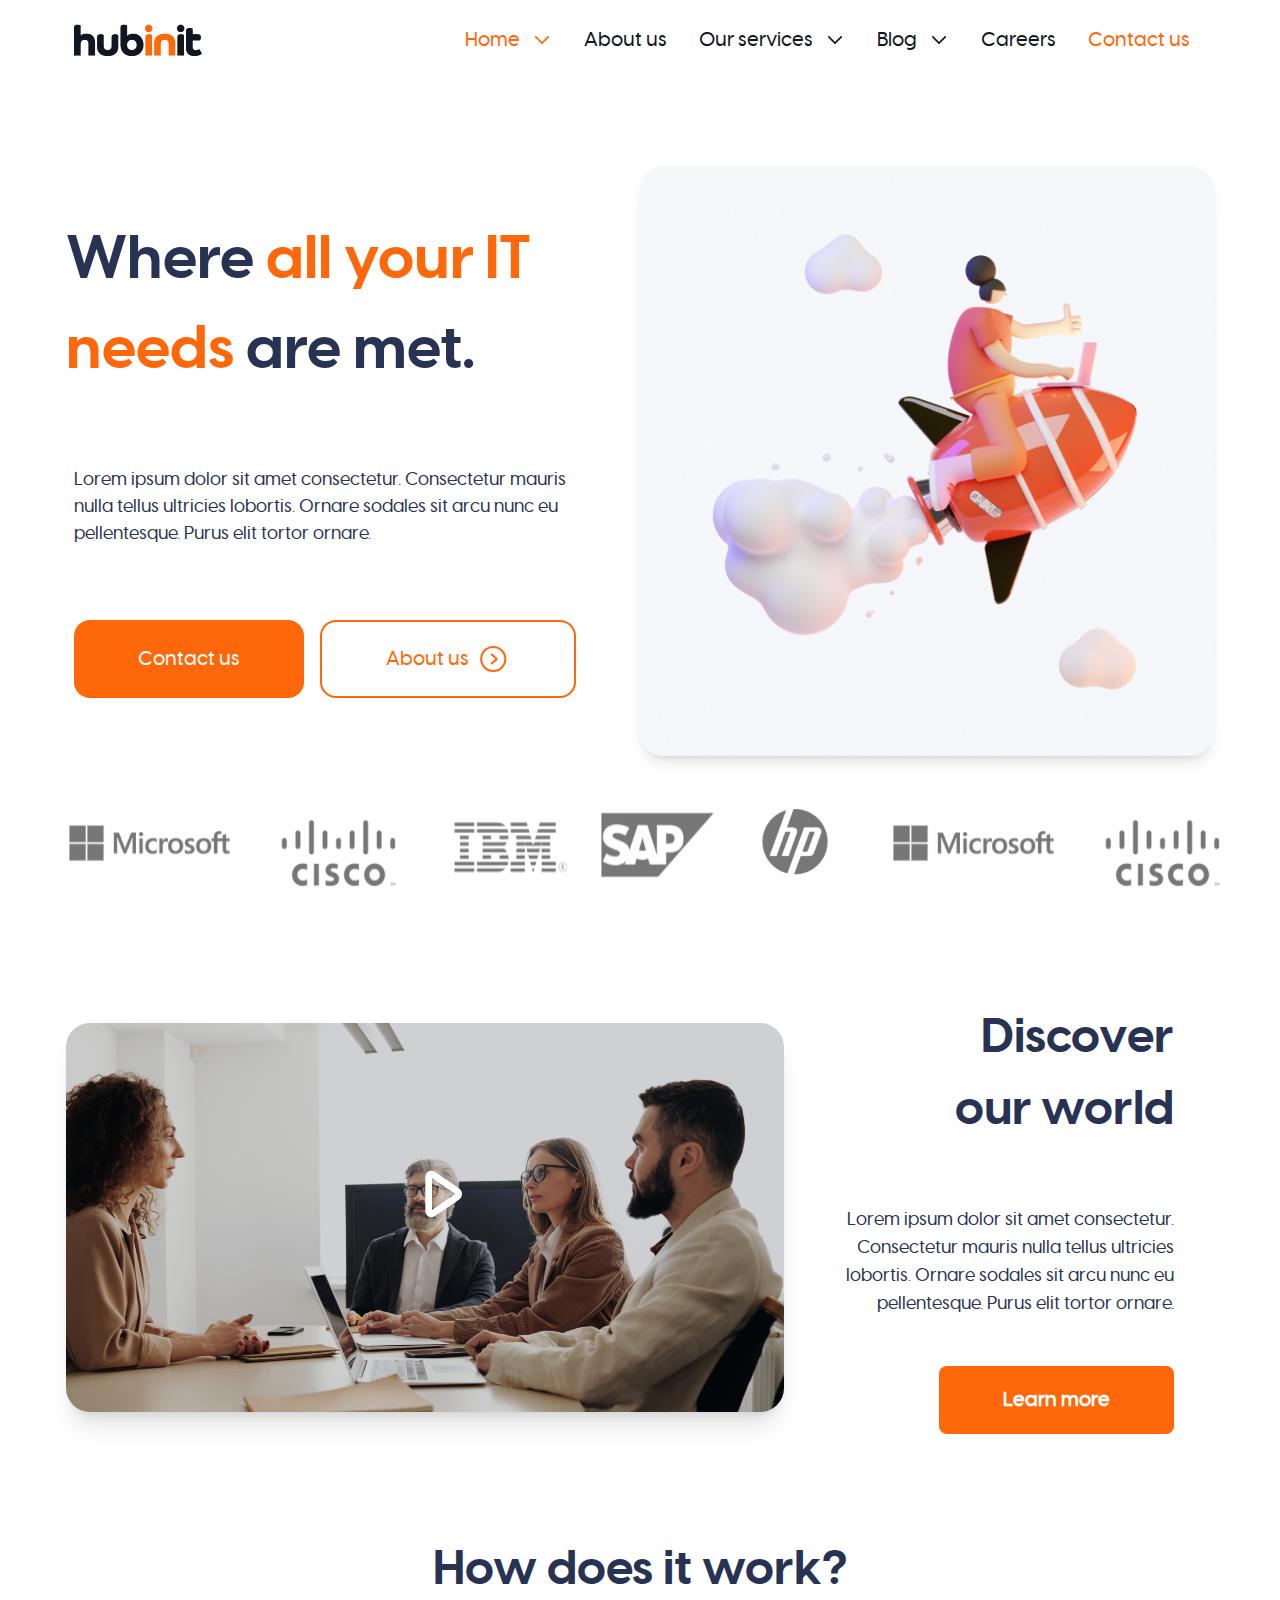
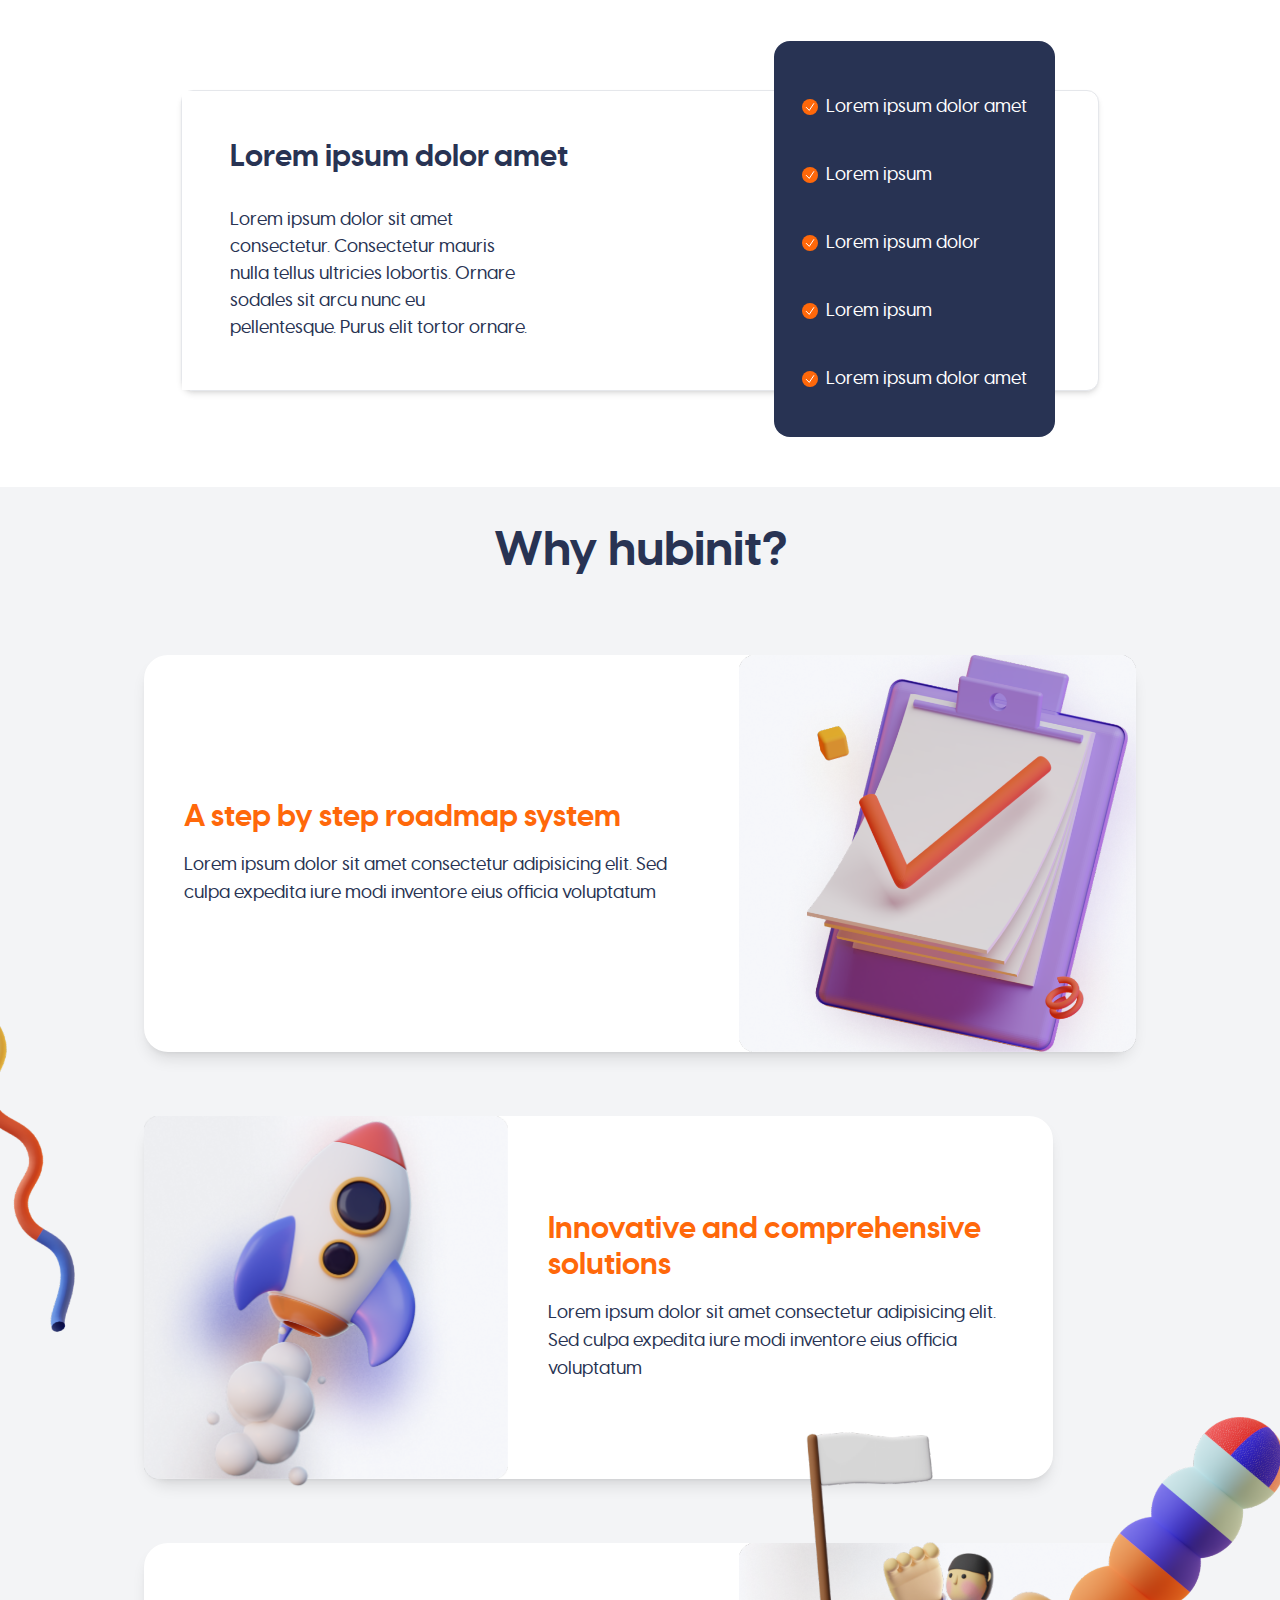
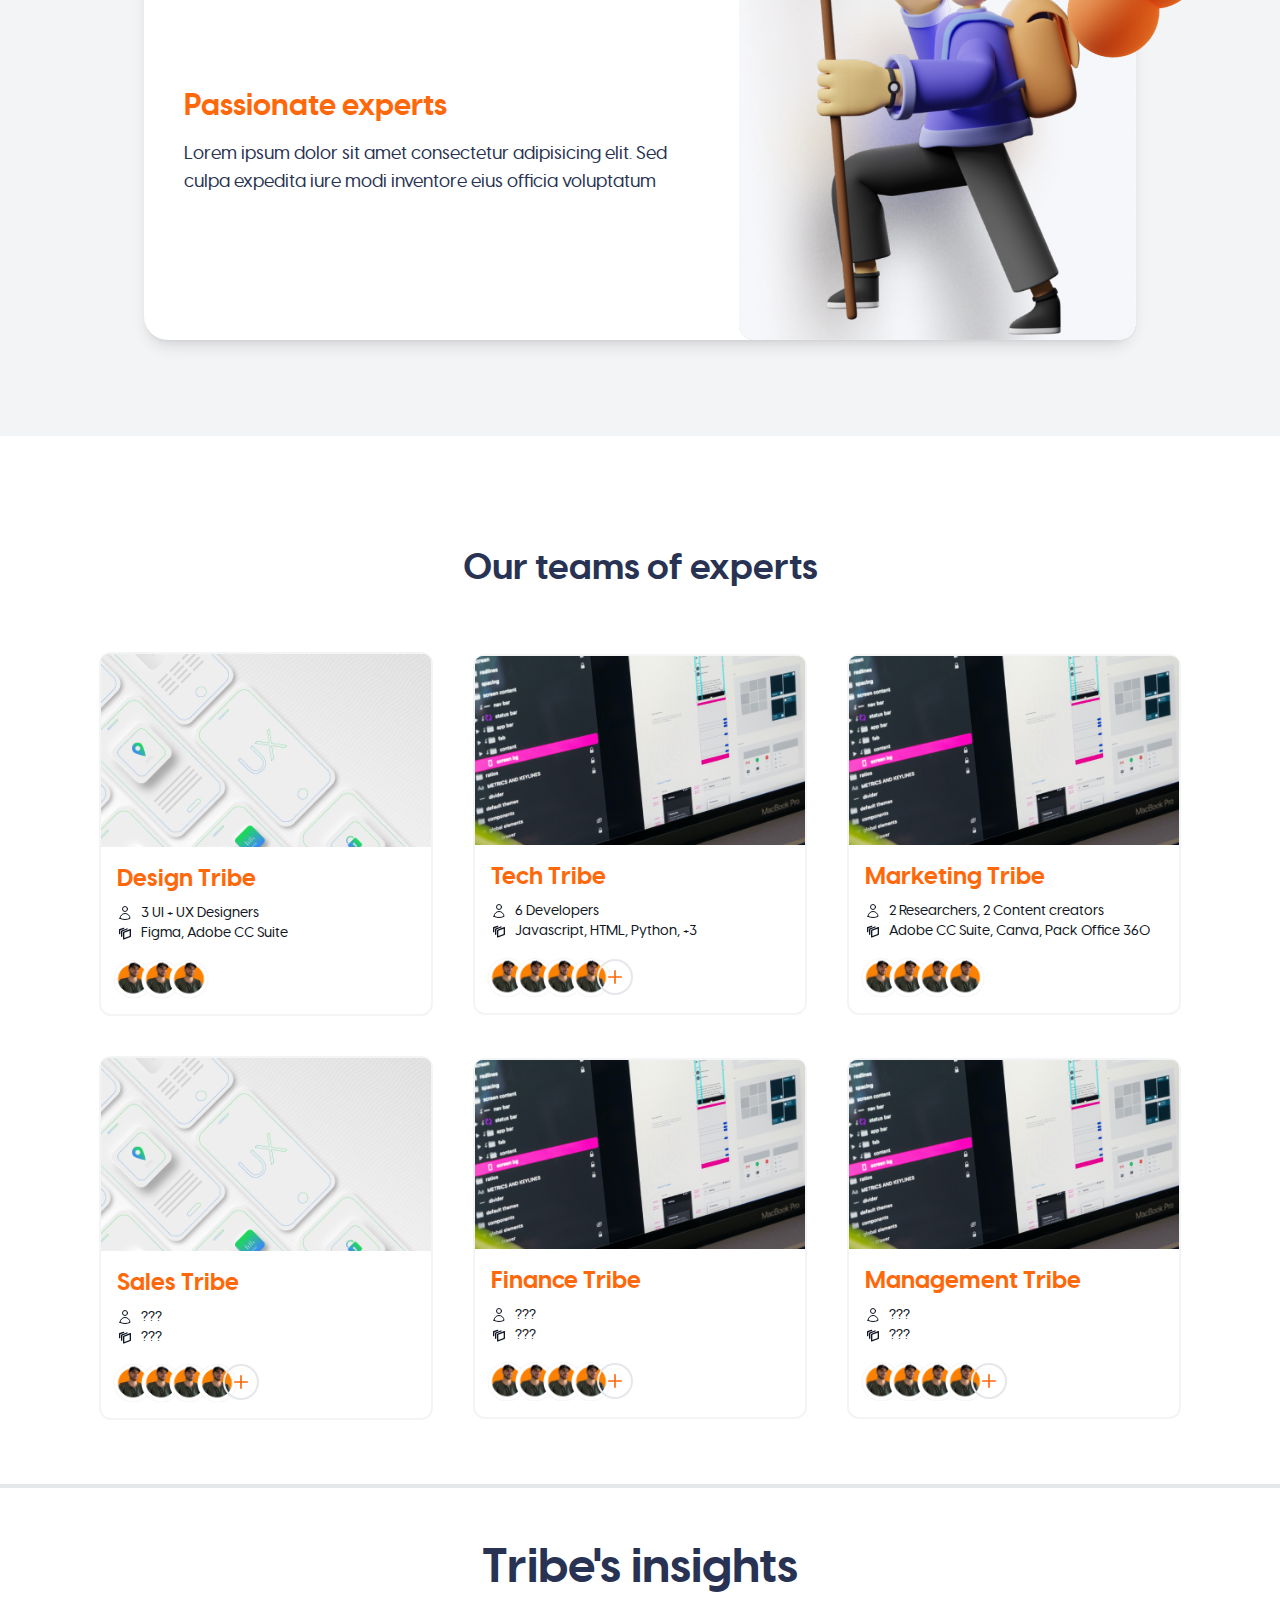
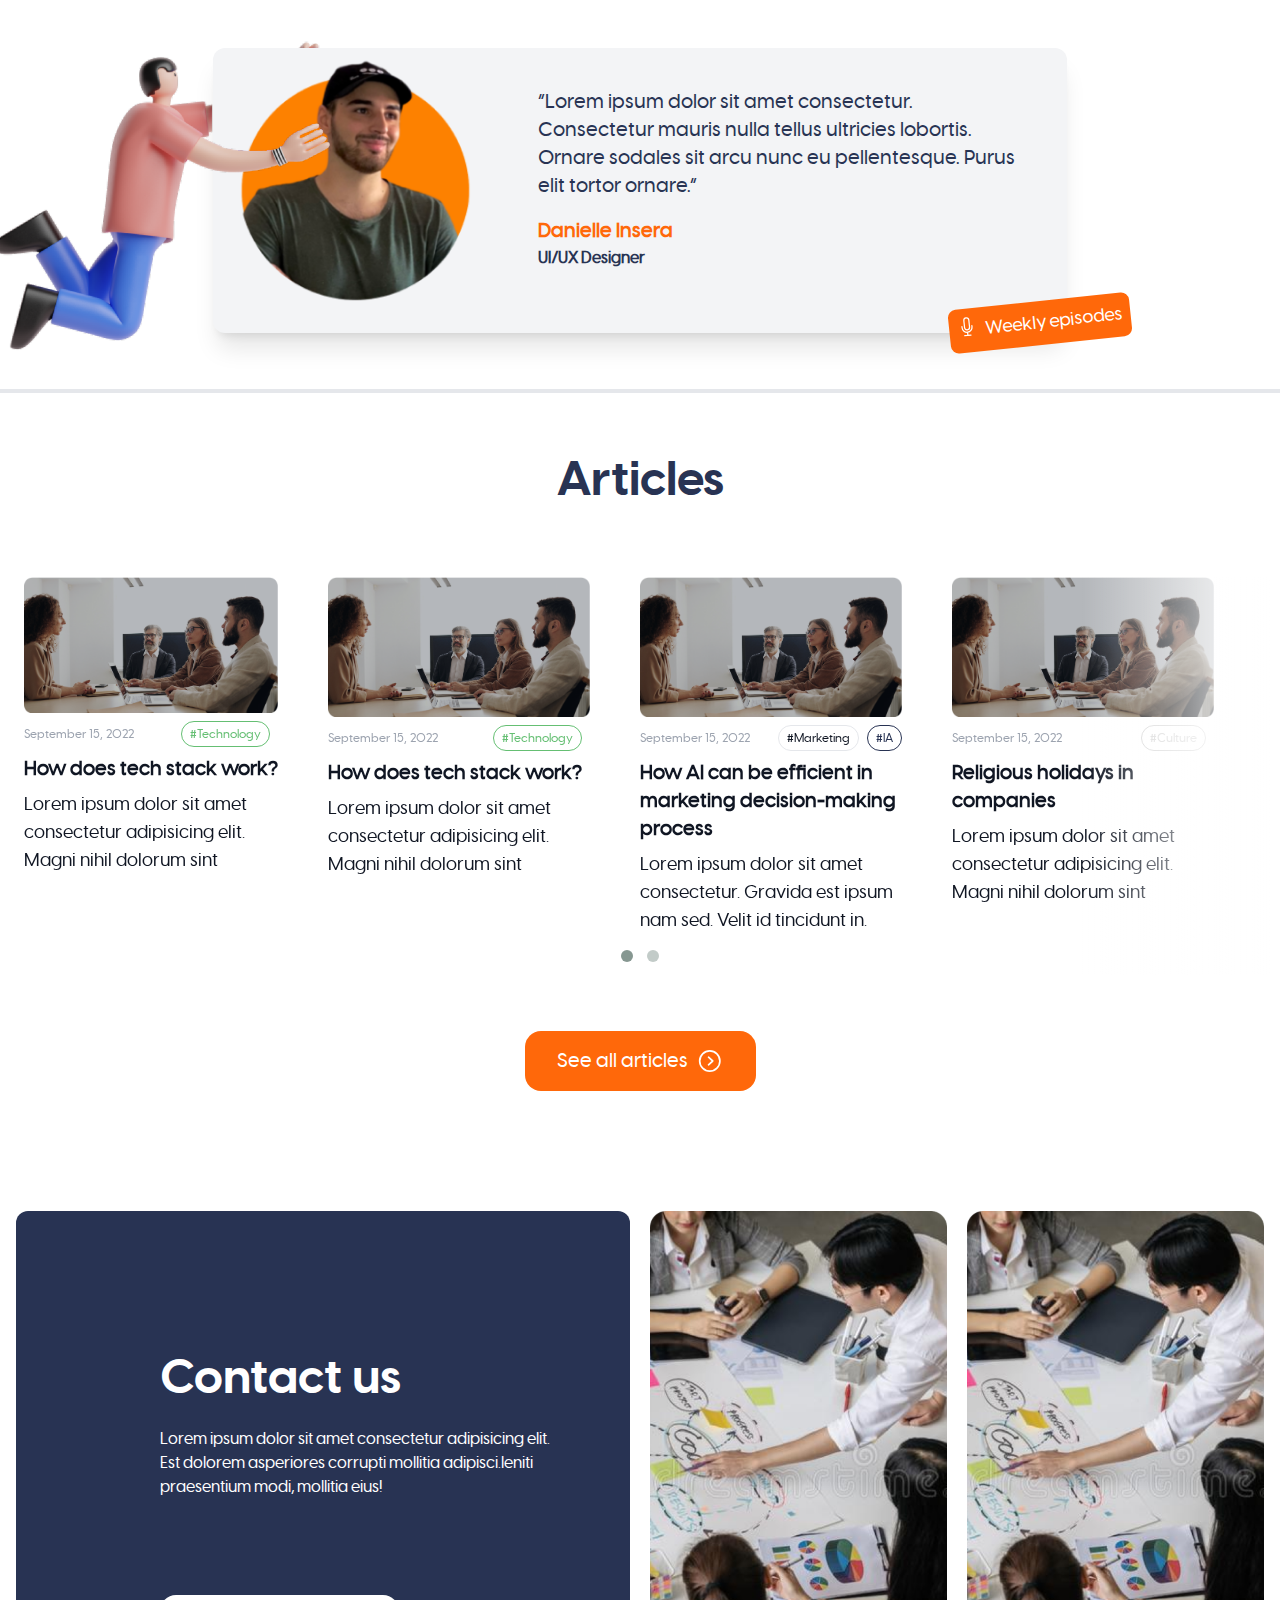
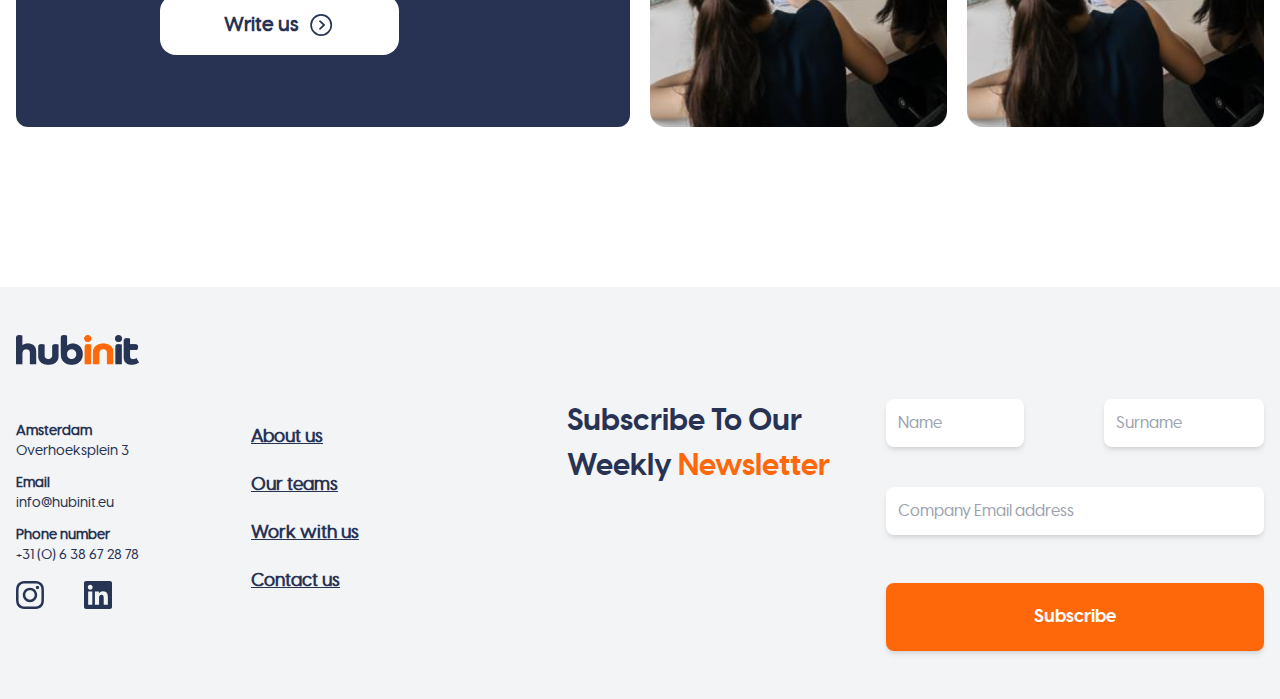
<file: index.html>
<html lang="en">
  <head>
    <meta charset="UTF-8" />
    <link rel="icon" href="/favicon.ico" />
    <meta name="viewport" content="width=device-width, initial-scale=1.0" />
    <title>Hubinit | Home</title>
    <link rel="stylesheet" href="css/tailwindcss.css" />
    <link rel="stylesheet" href="css/carousel.css"></script>
    <link rel="stylesheet" href="css/gotothetop.css"></script>
    <link rel="stylesheet" href="css/style.css" />
    <link rel="stylesheet" href="./owl-carousel/owl.carousel.css" />
    <link rel="stylesheet" href="./owl-carousel/owl.theme.css" />
    <script src="https://ajax.googleapis.com/ajax/libs/jquery/3.6.4/jquery.min.js"></script>
  </head>

  <body class="bg-white h-full" style="cursor: auto">
    <div
      id="app"
      class="w-full flex justify-center flex-col items-center textspaceodet overflow-clip"
      data-v-app=""
    >
      <header
        class="max-w-screen-desktop w-full desktop:px-[112px] tablet:px-[50px] flex flex-col align-middle items-center"
      >
        <!-- geater than table let  -->
        <div
          id="navbar-main"
          class="flex flex-row w-full h-20 p-6 align-middle subpixel-antialiased whitespace-nowrap"
        >
          <div class="w-1/3">
            <div
              class="justify-center align-middle items-center lg:w-32 md:w-28 w-24"
            >
              <a
                href="/"
                class="router-link-active router-link-exact-active cursor-pointer"
                aria-current="page"
                ><img src="images/images/logo2.png"
              /></a>
            </div>
          </div>
          <div
            class="w-2/3 justify-end flex flex-row xl:text-xl lg:text-lg md:text-md text-sm font-normal items-center align-middle texteerieblack"
          >
            <a
              href="index.html"
              class="router-link-active router-link-exact-active accentcolor xl:mx-2 md:mx-1 cursor-pointer xl:p-2 p-1 flex flex-row items-center"
              aria-current="page"
            >
              Home
              <svg
                xmlns="http://www.w3.org/2000/svg"
                fill="none"
                viewBox="0 0 24 24"
                stroke-width="1.5"
                stroke="currentColor"
                class="w-5 h-5 xl:ml-3 md:ml-1 stroke-2"
              >
                <path
                  stroke-linecap="round"
                  stroke-linejoin="round"
                  d="M19.5 8.25l-7.5 7.5-7.5-7.5"
                ></path></svg></a
            ><a
              href="aboutus.html"
              class="xl:mx-2 md:mx-1 cursor-pointer xl:p-2 p-1 flex flex-row"
            >
              About us</a
            ><a
              href="ourservices.html"
              class="xl:mx-2 md:mx-1 cursor-pointer xl:p-2 p-1 flex flex-row items-center"
            >
              Our services
              <svg
                xmlns="http://www.w3.org/2000/svg"
                fill="none"
                viewBox="0 0 24 24"
                stroke-width="1.5"
                stroke="currentColor"
                class="w-5 h-5 xl:ml-3 md:ml-1 stroke-2"
              >
                <path
                  stroke-linecap="round"
                  stroke-linejoin="round"
                  d="M19.5 8.25l-7.5 7.5-7.5-7.5"
                ></path></svg>
            </a>
            <a
              id="blog-menu"
              href="blog.html"
              class="xl:mx-2 md:mx-1 relative cursor-pointer xl:p-2 p-1 flex flex-row items-center"
            >
              Blog
              <svg
                id="openBlogNav"
                xmlns="http://www.w3.org/2000/svg"
                fill="none"
                viewBox="0 0 24 24"
                stroke-width="1.5"
                stroke="currentColor"
                class="w-5 h-5 xl:ml-3 md:ml-1 stroke-2"
              >
                <path
                  stroke-linecap="round"
                  stroke-linejoin="round"
                  d="M19.5 8.25l-7.5 7.5-7.5-7.5"
                ></path>
              </svg>
              <svg
                id="closeBlogNav" style="display: none;"
                class="w-[14px] h-[14px] xl:ml-[14px] mr-[4px] md:ml-1 stroke-2" viewBox="0 0 14 8" fill="none"
                xmlns="http://www.w3.org/2000/svg">
                <path d="M13 7L7 1L1 7" stroke="currentColor" stroke-width="1.5" stroke-linecap="round"
                    stroke-linejoin="round" />
              </svg>
              <div
                id="blog-nav"
                class="absolute cursor-default top-[45px]"
                style="display: none"
              >
                <div
                  class="rounded-xl texteerieblack bg-gray-100 flex flex-col gap-y-[27px] py-[20px] px-[15px] text-[16px] font-normal"
                >
                  <a href="/blog-articles.html" class="cursor-pointer"> Articles </a
                  ><a href="/blog.html#authors" class="cursor-pointer"> Authors</a>
                </div>
              </div>
            </a>
            <a
              href="careers.html"
              class="xl:mx-2 md:mx-1 cursor-pointer xl:p-2 p-1 flex flex-row"
            >
              Careers 
            </a>
            <a
              href="contactus.html"
              class="accentcolor xl:mx-2 md:mx-1 cursor-pointer xl:p-2 p-1 flex flex-row"
            >
              Contact us
            </a>
          </div>
        </div>

        <!-- mobile navbar -->
        <div id="navbar-mobile" class="flex relative flex-row w-full h-20 p-6 align-middle subpixel-antialiased whitespace-nowrap shadow-xl" style="display: none;">
          <button id="mobile-toggle" class="cursor-pointer">
            <svg id="icon1" width="30" height="30" viewBox="0 0 30 30" fill="none" xmlns="http://www.w3.org/2000/svg">
              <path fill-rule="evenodd" clip-rule="evenodd" d="M3.75 7.5C3.75 6.80964 4.30964 6.25 5 6.25H25C25.6904 6.25 26.25 6.80964 26.25 7.5C26.25 8.19036 25.6904 8.75 25 8.75H5C4.30964 8.75 3.75 8.19036 3.75 7.5Z" fill="#FF6909"></path>
              <path fill-rule="evenodd" clip-rule="evenodd" d="M3.75 15C3.75 14.3096 4.30964 13.75 5 13.75H25C25.6904 13.75 26.25 14.3096 26.25 15C26.25 15.6904 25.6904 16.25 25 16.25H5C4.30964 16.25 3.75 15.6904 3.75 15Z" fill="#FF6909"></path>
              <path fill-rule="evenodd" clip-rule="evenodd" d="M3.75 22.5C3.75 21.8096 4.30964 21.25 5 21.25H25C25.6904 21.25 26.25 21.8096 26.25 22.5C26.25 23.1904 25.6904 23.75 25 23.75H5C4.30964 23.75 3.75 23.1904 3.75 22.5Z" fill="#FF6909"></path>
            </svg>
            <svg id="icon2" width="30" height="30" viewBox="0 0 24 24" fill="none" xmlns="http://www.w3.org/2000/svg" style="display: none;">
              <path fill-rule="evenodd" clip-rule="evenodd"
                  d="M6.29289 6.29289C5.90237 6.68342 5.90237 7.31658 6.29289 7.70711L16.2929 17.7071C16.6834 18.0976 17.3166 18.0976 17.7071 17.7071C18.0976 17.3166 18.0976 16.6834 17.7071 16.2929L7.70711 6.29289C7.31658 5.90237 6.68342 5.90237 6.29289 6.29289Z"
                  fill="#FF6909" />
              <path fill-rule="evenodd" clip-rule="evenodd"
                  d="M17.7071 6.29289C18.0976 6.68342 18.0976 7.31658 17.7071 7.70711L7.70711 17.7071C7.31658 18.0976 6.68342 18.0976 6.29289 17.7071C5.90237 17.3166 5.90237 16.6834 6.29289 16.2929L16.2929 6.29289C16.6834 5.90237 17.3166 5.90237 17.7071 6.29289Z"
                  fill="#FF6909" />
            </svg>
          </button>
          <div id="navbar-collapse" class="absolute top-20 left-0 z-50" style="display: none;">
            <div class="rounded-xl bg-gray-100 flex flex-col p-5 px-14 text-[16px] font-normal">
              <a aria-current="page" href="/" class="router-link-active router-link-exact-active accentcolor mb-[32px]">Home </a>
              <a href="aboutus.html" class="mb-[32px]"> About us</a>
              <a href="ourservices.html" class="mb-[32px]"> Our services</a>
              <a href="blog.html" class="mb-[32px]"> Blogs </a>
              <a href="careers.html" class="mb-[32px]"> Careers </a>
              <a href="contactus.html" class="mb-[20px]"> Contact us </a>
            </div>
          </div>
          <div class="flex w-full justify-center">
            <img class="-ml-6" src="./images/images/logo.png"></div>
        </div>
      </header>

      <div class="w-full flex flex-col items-center">
        <div
          class="max-w-screen-desktop w-full desktop:px-[112px] tablet:px-[50px] flex flex-col align-middle items-center"
        >
          <!--Where all your IT needs are met-->
          <div
            class="w-full flex flex-row items-center justify-center p-4 sm:mt-[70px] mobile:mt-14 mt-8 grow"
          >
            <div
              class="flex flex-col tablet:w-1/2 sm:w-2/3 w-1/2 h-fit justify-center align-middle text-left grow tablet:pl-0 sm:pl-5 pl-2"
            >
              <header
                class="2xl:text-[80px] xl:text-[60px] tablet:text-[52px] mobile:text-[32px] text-[30px] pb-2 w-full text-left primaryfont"
              >
                Where
                <span class="accentcolor">all your IT <br />needs</span> are
                met.
              </header>
              <div
                class="xl:mt-14 lg:mt-10 sm:mt-7 mobile:mt-6 mt-1 p-2 2xl:text-[20px] xl:text-[18px] lg:text-[16px] sm:text-[16px] mobile:text-[12px] text-[8px]"
              >
                Lorem ipsum dolor sit amet consectetur. Consectetur mauris nulla
                tellus ultricies lobortis. Ornare sodales sit arcu nunc eu
                pellentesque. Purus elit tortor ornare.
              </div>
              <div
                class="xl:mt-14 lg:mt-10 mt-6 flex flex-row 2xl:text-[22.5px] xl:text-[20px] lg:text-[18px] justify-start w-full whitespace-nowrap"
              >
                <button
                  class="rounded-2xl bgblazeorange text-white xl:py-5 lg:py-3 py-2 m-2 2xl:px-20 xl:px-16 lg:px-12 px-8"
                >
                  Contact us</button
                ><button
                  class="rounded-2xl bg-white accentcolor xl:py-5 lg:py-3 py-2 m-2 2xl:px-20 xl:px-16 lg:px-12 px-8 accent-border border-2 flex flex-row text-center align-middle items-center"
                >
                  <span class="mr-2">About us</span
                  ><svg
                    width="33"
                    height="34"
                    viewBox="0 0 33 34"
                    fill="none"
                    xmlns="http://www.w3.org/2000/svg"
                  >
                    <path
                      d="M16.222 29.0832C22.8954 29.0832 28.3053 23.6733 28.3053 16.9998C28.3053 10.3264 22.8954 4.9165 16.222 4.9165C9.54856 4.9165 4.13867 10.3264 4.13867 16.9998C4.13867 23.6733 9.54856 29.0832 16.222 29.0832Z"
                      stroke="currentColor"
                      stroke-width="2.01389"
                      stroke-miterlimit="10"
                    ></path>
                    <path
                      d="M14.7119 12.4688L19.7466 17L14.7119 21.5312"
                      stroke="currentColor"
                      stroke-width="2.01389"
                      stroke-linecap="round"
                      stroke-linejoin="round"
                    ></path>
                  </svg>
                </button>
              </div>
            </div>
            <img
              class="tablet:w-1/2 sm:w-1/3 w-1/2 sm:ml-10 ml-4 justify-center grow rounded-3xl shadow-lg"
              src="images/images/image0.png"
            />
          </div>
          <!--Our partners-->
          <div
            class="flex relative cnnContents w-full text-lg text-gray-600 justify-around mobile:mt-24 overflow-hidden"
          >
            <div class="flex flex-row w-full justify-around marqueeStyle">
              <img src="images/images/microsoft.png" /><img
                src="images/images/cisco.png"
              /><img src="images/images/ibm.png" /><img
                src="images/images/sap.png"
              /><img src="images/images/hp.png" /><img
                src="images/images/microsoft.png"
              /><img src="images/images/cisco.png" />
            </div>
            <div
              class="flex flex-row w-full justify-around marqueeStyle2 absolute right-[-100%]"
            >
              <img src="images/images/microsoft.png" /><img
                src="images/images/cisco.png"
              /><img src="images/images/ibm.png" /><img
                src="images/images/sap.png"
              /><img src="images/images/hp.png" /><img
                src="images/images/microsoft.png"
              /><img src="images/images/cisco.png" />
            </div>
          </div>
          <!--Discover our world-->
          <div
            class="w-full flex flex-row mobile:mt-24 mt-10 justify-center items-center"
          >
            <div class="relative w-2/3 p-4">
              <img
                class="rounded-3xl shadow-xl"
                src="images/images/discoverourworld.png"
              /><svg
                class="absolute bottom-1/2 left-1/2"
                width="37"
                height="48"
                viewBox="0 0 37 48"
                fill="none"
                xmlns="http://www.w3.org/2000/svg"
              >
                <path
                  fill-rule="evenodd"
                  clip-rule="evenodd"
                  d="M7.01631 7.07543C7.01643 7.07551 7.01576 7.07737 7.01393 7.08078L7.01631 7.07543ZM6.99967 7.95731V40.0427L30.3259 24.0816C30.3302 24.0582 30.333 24.0304 30.333 24C30.333 23.9696 30.3302 23.9418 30.3259 23.9184L6.99967 7.95731ZM30.4328 24.0085L30.4319 24.0092L30.4328 24.0085ZM7.01631 40.9246C7.01618 40.9247 7.01523 40.9229 7.01386 40.9191L7.01631 40.9246ZM3.17084 1.66482C5.00907 0.426325 7.52037 0.235633 9.64444 1.68904L34.1975 18.4896C36.1879 19.8515 36.9997 22.0681 36.9997 24C36.9997 25.9319 36.1879 28.1485 34.1975 29.5105L9.64445 46.311C7.52038 47.7644 5.00908 47.5737 3.17084 46.3352C1.39504 45.1388 0.333008 43.0686 0.333008 40.8005V7.19948C0.333008 4.93139 1.39504 2.86125 3.17084 1.66482Z"
                  fill="white"
                ></path>
              </svg>
            </div>
            <div
              class="flex flex-col w-1/3 max-w-lg mr-14 justify-center text-right items-end"
            >
              <header
                class="2xl:text-6xl xl:text-5xl lg:text-4xl text-3xl pb-3 primaryfont xl:leading-normal"
              >
                Discover<br />
                our world
              </header>
              <div
                class="2xl:mt-14 xl:mt-12 lg:mt-10 2xl:text-xl xl:text-lg lg:text-md text-sm"
              >
                Lorem ipsum dolor sit amet consectetur. Consectetur mauris nulla
                tellus ultricies lobortis. Ornare sodales sit arcu nunc eu
                pellentesque. Purus elit tortor ornare.
              </div>
              <div
                class="w-full 2xl:mt-14 xl:mt-12 lg:mt-10 mt-8 flex items-end justify-end"
              >
                <button
                  class="rounded-lg bgblazeorange text-white text-xl font-semibold 2xl:py-6 xl:py-5 lg:py-4 py-3 2xl:px-20 xl:px-18 lg:px-16 px-10"
                >
                  Learn more
                </button>
              </div>
            </div>
          </div>
          <!--How does it work?-->
          <div class="flex flex-col tablet:mt-28 mobile:mt-14 mt-14 w-full">
            <div
              class="flex w-full justify-center text-center primaryfont sm:text-5xl mobile:text-[32px] text-[25px]"
            >
              <span>How does </span><span>&nbsp;it work?</span>
            </div>
            <div
              class="flex p-4 justify-center align-middle w-full mt-20 overflow-visible"
            >
              <div
                class="flex flex-row sm:gap-0 mobile:gap-[10px] gap-[20px] sm:shadow-md sm:rounded-xl sm:bg-white justify-center sm:border sm:border-gray-200 lg:w-4/5 tablet:w-5/6 w-full overflow-visible"
              >
                <div
                  class="sm:w-3/5 w-1/2 2xl:p-14 xl:p-12 lg:p-10 md:p-8 sm:p-6 p-4 sm:shadow-none shadow-md sm:rounded-none rounded-xl bg-white flex justify-center text-left flex-col"
                >
                  <span
                    class="primaryfont lg:text-3xl md:text-2xl sm:text-xl text-[10px]"
                    >Lorem ipsum dolor amet</span
                  >
                  <div class="md:mt-8 mt-5 lg:w-2/3 md:w-5/6 w-full">
                    <span
                      class="2xl:text-[20px] xl:text-[18px] lg:text-[16px] md:text-[14px] sm:text-[12px] text-[8px]"
                      >Lorem ipsum dolor sit amet consectetur. Consectetur
                      mauris nulla tellus ultricies lobortis. Ornare sodales sit
                      arcu nunc eu pellentesque. Purus elit tortor ornare.</span
                    >
                  </div>
                </div>
                <div
                  class="sm:w-2/5 w-1/2 overflow-visible relative whitespace-normal break-all sm:flex-none flex justify-center"
                >
                  <div
                    class="sm:absolute flex flex-col xl:top-[-50px] lg:top-[-3rem] sm:top-[-2rem] w-fit rounded-2xl bgspaceodet lg:text-lg md:text-md sm:text-sm text-[10px] text-white md:p-5 p-2 overflow-visible"
                  >
                    <div
                      class="p-2 lg:mt-6 mt-4 whitespace-nowrap flex flex-row align-middle items-center text-center"
                    >
                      <span
                        class="h-4 w-4 lg:mr-2 mr-1 rounded-full bgblazeorange flex align-middle items-center justify-center"
                        ><svg
                          xmlns="http://www.w3.org/2000/svg"
                          fill="none"
                          viewBox="0 0 24 24"
                          stroke-width="1.5"
                          stroke="currentColor"
                          class="w-3 h-3 stroke-2 textspaceodet"
                        >
                          <path
                            stroke-linecap="round"
                            stroke-linejoin="round"
                            d="M4.5 12.75l6 6 9-13.5"
                          ></path></svg></span
                      ><span>Lorem ipsum dolor amet</span>
                    </div>
                    <div
                      class="p-2 lg:mt-6 mt-4 whitespace-nowrap flex flex-row align-middle items-center text-center"
                    >
                      <span
                        class="h-4 w-4 lg:mr-2 mr-1 rounded-full bgblazeorange flex align-middle items-center justify-center"
                        ><svg
                          xmlns="http://www.w3.org/2000/svg"
                          fill="none"
                          viewBox="0 0 24 24"
                          stroke-width="1.5"
                          stroke="currentColor"
                          class="w-3 h-3 stroke-2 textspaceodet"
                        >
                          <path
                            stroke-linecap="round"
                            stroke-linejoin="round"
                            d="M4.5 12.75l6 6 9-13.5"
                          ></path></svg></span
                      ><span>Lorem ipsum</span>
                    </div>
                    <div
                      class="p-2 lg:mt-6 mt-4 whitespace-nowrap flex flex-row align-middle items-center text-center"
                    >
                      <span
                        class="h-4 w-4 lg:mr-2 mr-1 rounded-full bgblazeorange flex align-middle items-center justify-center"
                        ><svg
                          xmlns="http://www.w3.org/2000/svg"
                          fill="none"
                          viewBox="0 0 24 24"
                          stroke-width="1.5"
                          stroke="currentColor"
                          class="w-3 h-3 stroke-2 textspaceodet"
                        >
                          <path
                            stroke-linecap="round"
                            stroke-linejoin="round"
                            d="M4.5 12.75l6 6 9-13.5"
                          ></path></svg></span
                      ><span>Lorem ipsum dolor</span>
                    </div>
                    <div
                      class="p-2 lg:mt-6 mt-4 whitespace-nowrap flex flex-row align-middle items-center text-center"
                    >
                      <span
                        class="h-4 w-4 lg:mr-2 mr-1 rounded-full bgblazeorange flex align-middle items-center justify-center"
                        ><svg
                          xmlns="http://www.w3.org/2000/svg"
                          fill="none"
                          viewBox="0 0 24 24"
                          stroke-width="1.5"
                          stroke="currentColor"
                          class="w-3 h-3 stroke-2 textspaceodet"
                        >
                          <path
                            stroke-linecap="round"
                            stroke-linejoin="round"
                            d="M4.5 12.75l6 6 9-13.5"
                          ></path></svg></span
                      ><span>Lorem ipsum</span>
                    </div>
                    <div
                      class="p-2 lg:mt-6 mt-4 whitespace-nowrap flex flex-row align-middle items-center text-center mb-4"
                    >
                      <span
                        class="h-4 w-4 lg:mr-2 mr-1 rounded-full bgblazeorange flex align-middle items-center justify-center"
                        ><svg
                          xmlns="http://www.w3.org/2000/svg"
                          fill="none"
                          viewBox="0 0 24 24"
                          stroke-width="1.5"
                          stroke="currentColor"
                          class="w-3 h-3 stroke-2 textspaceodet"
                        >
                          <path
                            stroke-linecap="round"
                            stroke-linejoin="round"
                            d="M4.5 12.75l6 6 9-13.5"
                          ></path></svg></span
                      ><span>Lorem ipsum dolor amet</span>
                    </div>
                  </div>
                </div>
              </div>
            </div>
          </div>
        </div>
        <div class="w-full">
          <!--Why hubinit?-->
          <div
            class="w-full mt-20 bg-gray-100 justify-center items-center flex flex-col pb-20"
          >
            <div class="w-full flex justify-center max-w-screen-2xl flex-col">
              <div
                class="flex flex-col mt-10 w-full align-middle justify-center items-center"
              >
                <div
                  class="sm:text-5xl text-[25px] primaryfont text-center justify-center"
                >
                  Why hubinit?
                </div>
                <div
                  class="xl:w-4/5 tablet:w-full sm:w-4/5 w-full p-4 justify-start items-start flex flex-col"
                >
                  <div
                    class="flex flex-row bg-white tablet:rounded-3xl rounded-xl shadow-lg mt-16 justify-center align-middle items-center"
                  >
                    <div
                      class="justify-center align-middle tablet:w-3/5 sm:w-9/12 w-2/3 flex-col tablet:p-10 p-4"
                    >
                      <div class="flex flex-col">
                        <span
                          class="accentcolor lg:text-3xl tablet:text-2xl sm:text-xl mobile:text-[15px] text-[12px] primaryfont"
                          >A step by step roadmap system</span
                        ><span
                          class="tablet:mt-4 lg:text-lg tablet:text-md sm:text-[text-sm] mobile:text-[10px] text-[8px]"
                          >Lorem ipsum dolor sit amet consectetur adipisicing
                          elit. Sed culpa expedita iure modi inventore eius
                          officia voluptatum</span
                        >
                      </div>
                    </div>
                    <div
                      class="justify-center align-middle tablet:w-2/5 sm:w-3/12 w-1/3 relative"
                    >
                      <div class="relative flex">
                        <img
                          class="w-[500px]"
                          src="images/images/background-0.png"
                        /><img
                          class="absolute w-auto max-h-full right-2 top-0 shrink-0"
                          src="images/images/notes.png"
                        />
                      </div>
                    </div>
                  </div>
                  <div
                    class="flex flex-row bg-white tablet:rounded-3xl rounded-xl shadow-lg mt-16 justify-center align-middle items-center xl:w-11/12"
                  >
                    <div
                      class="justify-center align-middle tablet:w-2/5 sm:w-3/12 w-1/3 relative"
                    >
                      <div class="relative flex h-full">
                        <img
                          class="w-[500px] h-full"
                          src="images/images/background-1.png"
                        /><img
                          class="absolute w-auto top-1 shrink-0 tablet:right-16 sm:right-8 mobile:right-6 right-6"
                          src="images/images/rocket.png"
                        /><img
                          class="absolute -left-3/4 tablet:-top-1/2 -top-full"
                          src="images/images/doodle-1.png"
                        />
                      </div>
                    </div>
                    <div
                      class="justify-center align-middle tablet:w-3/5 sm:w-9/12 w-2/3 flex-col"
                    >
                      <div class="tablet:p-10 p-2 flex flex-col">
                        <span
                          class="accentcolor lg:text-3xl tablet:text-2xl sm:text-xl mobile:text-[15px] text-[12px] primaryfont tablet:whitespace-normal whitespace-pre-wrap"
                          >Innovative and comprehensive solutions</span
                        ><span
                          class="tablet:mt-4 lg:text-lg tablet:text-md sm:text-sm mobile:text-[10px] text-[8px]"
                          >Lorem ipsum dolor sit amet consectetur adipisicing
                          elit. Sed culpa expedita iure modi inventore eius
                          officia voluptatum</span
                        >
                      </div>
                    </div>
                  </div>
                  <div
                    class="flex flex-row bg-white tablet:rounded-3xl rounded-xl shadow-lg mt-16 justify-center align-middle items-center"
                  >
                    <div
                      class="justify-center align-middle tablet:w-3/5 sm:w-9/12 w-2/3 flex-col tablet:p-10 p-4"
                    >
                      <div class="flex flex-col">
                        <span
                          class="accentcolor lg:text-3xl tablet:text-2xl sm:text-xl mobile:text-[15px] text-[12px] primaryfont"
                          >Passionate experts</span
                        ><span
                          class="mt-4 lg:text-lg tablet:text-md sm:text-sm mobile:text-[10px] text-[8px]"
                          >Lorem ipsum dolor sit amet consectetur adipisicing
                          elit. Sed culpa expedita iure modi inventore eius
                          officia voluptatum</span
                        >
                      </div>
                    </div>
                    <div
                      class="justify-center align-middle tablet:w-2/5 sm:w-3/12 w-1/3 relative"
                    >
                      <div class="relative flex">
                        <img
                          class="w-[500px]"
                          src="images/images/background-2.png"
                        /><img
                          class="absolute w-[400px] bottom-0 shrink-0"
                          src="images/images/man.png"
                        /><img
                          class="absolute tablet:h-[400px] tablet:top-[-200px] top-[-100px] tablet:right-[-180px] right-[-100px]"
                          src="images/images/doodle-2.png"
                        />
                      </div>
                    </div>
                  </div>
                </div>
              </div>
            </div>
          </div>
          <div class="mt-14 bg-white w-full">
            <div class="w-full flex justify-center flex-col items-center">
              <div
                class="max-w-screen-2xl w-full justify-center items-center flex flex-col"
              >
                <!--Our teams of experts-->
                <div class="flex justify-center flex-col items-center">
                  <div
                    class="flex mt-14 justify-center text-center sm:text-4xl mobile:[32px] text-[25px] primaryfont"
                  >
                    <span>Our</span><span>&nbsp;teams of experts</span>
                  </div>
                  <div
                    class="mt-14 relative grid xl:grid-rows-2 xl:grid-cols-3 mobile:grid-rows-3 mobile:grid-cols-2 grid-rows-1 grid-cols-2 sm:gap-10 gap-6 justify-center items-center w-fit align-middle p-2"
                  >
                    <div class="col-span-1 w-full texteerieblack">
                      <div
                        class="flex flex-col rounded-xl border-2 border-gray-100 w-fit"
                      >
                        <div class="rounded-b-none rounded-t-lg overflow-clip">
                          <img
                            class="tablet:w-[330px] w-[290px]"
                            src="images/images/image5.png"
                          />
                        </div>
                        <div class="mobile:p-4 p-2">
                          <span
                            class="tablet:text-2xl sm:text-[20px] mobile:text-[16px] text-[12px] primaryfont accentcolor"
                            >Design Tribe</span
                          >
                          <div
                            class="mt-2 sm:text-sm mobile:text-[10px] text-[7px]"
                          >
                            <div
                              class="flex flex-row align-middle items-center text-left"
                            >
                              <svg
                                xmlns="http://www.w3.org/2000/svg"
                                fill="none"
                                viewBox="0 0 24 24"
                                stroke-width="1.5"
                                stroke="currentColor"
                                class="w-4 h-4 mr-2"
                              >
                                <path
                                  stroke-linecap="round"
                                  stroke-linejoin="round"
                                  d="M15.75 6a3.75 3.75 0 11-7.5 0 3.75 3.75 0 017.5 0zM4.501 20.118a7.5 7.5 0 0114.998 0A17.933 17.933 0 0112 21.75c-2.676 0-5.216-.584-7.499-1.632z"
                                ></path>
                              </svg>
                              <span class="">3 UI + UX Designers</span>
                            </div>
                            <div
                              class="flex flex-row align-middle items-center text-left"
                            >
                              <svg
                                class="w-4 h-4 mr-2"
                                viewBox="0 0 18 18"
                                fill="none"
                                xmlns="http://www.w3.org/2000/svg"
                              >
                                <path
                                  fill-rule="evenodd"
                                  clip-rule="evenodd"
                                  d="M15.4205 4.62895C15.6266 4.76848 15.75 5.00114 15.75 5.25V12.75C15.75 13.0567 15.5633 13.3325 15.2785 13.4464L7.77854 16.4464C7.54747 16.5388 7.28561 16.5106 7.07953 16.3711C6.87345 16.2315 6.75 15.9989 6.75 15.75V8.25C6.75 7.94332 6.93671 7.66754 7.22146 7.55365L14.7215 4.55365C14.9525 4.46122 15.2144 4.48943 15.4205 4.62895ZM8.25 8.75778V14.6422L14.25 12.2422V6.35778L8.25 8.75778Z"
                                  fill="#101623"
                                ></path>
                                <path
                                  fill-rule="evenodd"
                                  clip-rule="evenodd"
                                  d="M11.9522 4.23686C12.0977 4.6247 11.9012 5.05701 11.5133 5.20245L6 7.26995V12.7502C6 13.1644 5.66421 13.5002 5.25 13.5002C4.83579 13.5002 4.5 13.1644 4.5 12.7502V6.7502C4.5 6.43757 4.69393 6.15773 4.98666 6.04796L10.9867 3.79796C11.3745 3.65252 11.8068 3.84902 11.9522 4.23686Z"
                                  fill="#101623"
                                ></path>
                                <path
                                  fill-rule="evenodd"
                                  clip-rule="evenodd"
                                  d="M8.21151 3.51303C8.3425 3.90599 8.13013 4.33073 7.73717 4.46172L3.75 5.79077V9.7502C3.75 10.1644 3.41421 10.5002 3 10.5002C2.58579 10.5002 2.25 10.1644 2.25 9.7502V5.2502C2.25 4.92738 2.45657 4.64078 2.76283 4.53869L7.26283 3.03869C7.65579 2.90771 8.08053 3.12008 8.21151 3.51303Z"
                                  fill="#101623"
                                ></path>
                              </svg>
                              <span class="whitespace-prewrap"
                                >Figma, Adobe CC Suite</span
                              >
                            </div>
                            <div
                              class="mt-4 ml-2 flex flex-row items-center align-middle"
                            >
                              <div>
                                <div class="sm:w-10 mobile:w-8 w-7 -ml-3 z-10">
                                  <img src="images/images/circle.png" />
                                </div>
                                <!--v-if-->
                              </div>
                              <div>
                                <div class="sm:w-10 mobile:w-8 w-7 -ml-3 z-20">
                                  <img src="images/images/circle.png" />
                                </div>
                                <!--v-if-->
                              </div>
                              <div>
                                <div class="sm:w-10 mobile:w-8 w-7 -ml-3 z-30">
                                  <img src="images/images/circle.png" />
                                </div>
                                <!--v-if-->
                              </div>
                            </div>
                          </div>
                        </div>
                      </div>
                    </div>
                    <div class="col-span-1 w-full texteerieblack">
                      <div
                        class="flex flex-col rounded-xl border-2 border-gray-100 w-fit"
                      >
                        <div class="rounded-b-none rounded-t-lg overflow-clip">
                          <img
                            class="tablet:w-[330px] w-[290px]"
                            src="images/images/image6.png"
                          />
                        </div>
                        <div class="mobile:p-4 p-2">
                          <span
                            class="tablet:text-2xl sm:text-[20px] mobile:text-[16px] text-[12px] primaryfont accentcolor"
                            >Tech Tribe</span
                          >
                          <div
                            class="mt-2 sm:text-sm mobile:text-[10px] text-[7px]"
                          >
                            <div
                              class="flex flex-row align-middle items-center text-left"
                            >
                              <svg
                                xmlns="http://www.w3.org/2000/svg"
                                fill="none"
                                viewBox="0 0 24 24"
                                stroke-width="1.5"
                                stroke="currentColor"
                                class="w-4 h-4 mr-2"
                              >
                                <path
                                  stroke-linecap="round"
                                  stroke-linejoin="round"
                                  d="M15.75 6a3.75 3.75 0 11-7.5 0 3.75 3.75 0 017.5 0zM4.501 20.118a7.5 7.5 0 0114.998 0A17.933 17.933 0 0112 21.75c-2.676 0-5.216-.584-7.499-1.632z"
                                ></path>
                                </svg>
                                <span class="">6 Developers</span>
                            </div>
                            <div
                              class="flex flex-row align-middle items-center text-left"
                            >
                              <svg
                                class="w-4 h-4 mr-2"
                                viewBox="0 0 18 18"
                                fill="none"
                                xmlns="http://www.w3.org/2000/svg"
                              >
                                <path
                                  fill-rule="evenodd"
                                  clip-rule="evenodd"
                                  d="M15.4205 4.62895C15.6266 4.76848 15.75 5.00114 15.75 5.25V12.75C15.75 13.0567 15.5633 13.3325 15.2785 13.4464L7.77854 16.4464C7.54747 16.5388 7.28561 16.5106 7.07953 16.3711C6.87345 16.2315 6.75 15.9989 6.75 15.75V8.25C6.75 7.94332 6.93671 7.66754 7.22146 7.55365L14.7215 4.55365C14.9525 4.46122 15.2144 4.48943 15.4205 4.62895ZM8.25 8.75778V14.6422L14.25 12.2422V6.35778L8.25 8.75778Z"
                                  fill="#101623"
                                ></path>
                                <path
                                  fill-rule="evenodd"
                                  clip-rule="evenodd"
                                  d="M11.9522 4.23686C12.0977 4.6247 11.9012 5.05701 11.5133 5.20245L6 7.26995V12.7502C6 13.1644 5.66421 13.5002 5.25 13.5002C4.83579 13.5002 4.5 13.1644 4.5 12.7502V6.7502C4.5 6.43757 4.69393 6.15773 4.98666 6.04796L10.9867 3.79796C11.3745 3.65252 11.8068 3.84902 11.9522 4.23686Z"
                                  fill="#101623"
                                ></path>
                                <path
                                  fill-rule="evenodd"
                                  clip-rule="evenodd"
                                  d="M8.21151 3.51303C8.3425 3.90599 8.13013 4.33073 7.73717 4.46172L3.75 5.79077V9.7502C3.75 10.1644 3.41421 10.5002 3 10.5002C2.58579 10.5002 2.25 10.1644 2.25 9.7502V5.2502C2.25 4.92738 2.45657 4.64078 2.76283 4.53869L7.26283 3.03869C7.65579 2.90771 8.08053 3.12008 8.21151 3.51303Z"
                                  fill="#101623"
                                ></path>
                                </svg ><span class="whitespace-prewrap"
                                >Javascript, HTML, Python, +3</span
                              >
                            </div>
                            <div
                              class="mt-4 ml-2 flex flex-row items-center align-middle"
                            >
                              <div>
                                <div class="sm:w-10 mobile:w-8 w-7 -ml-3 z-10">
                                  <img src="images/images/circle.png" />
                                </div>
                                <!--v-if-->
                              </div>
                              <div>
                                <div class="sm:w-10 mobile:w-8 w-7 -ml-3 z-20">
                                  <img src="images/images/circle.png" />
                                </div>
                                <!--v-if-->
                              </div>
                              <div>
                                <div class="sm:w-10 mobile:w-8 w-7 -ml-3 z-30">
                                  <img src="images/images/circle.png" />
                                </div>
                                <!--v-if-->
                              </div>
                              <div>
                                <div class="sm:w-10 mobile:w-8 w-7 -ml-3 z-40">
                                  <img src="images/images/circle.png" />
                                </div>
                                <!--v-if-->
                              </div>
                              <div>
                                <!--v-if-->
                                <div
                                  class="mobile:w-8 w-6 mobile:h-8 h-6 z-20 flex -ml-3 accentcolor align-middle items-center text-center justify-center ring-2 ring-gray-200 rounded-full"
                                >
                                  <svg
                                    xmlns="http://www.w3.org/2000/svg"
                                    fill="none"
                                    viewBox="0 0 24 24"
                                    stroke-width="1.5"
                                    stroke="currentColor"
                                    class="w-5 h-5 stroke-2 align-middle items-center text-center"
                                  >
                                    <path
                                      stroke-linecap="round"
                                      stroke-linejoin="round"
                                      d="M12 4.5v15m7.5-7.5h-15"
                                    ></path>
                                  </svg>
                                </div>
                              </div>
                            </div>
                          </div>
                        </div>
                      </div>
                    </div>
                    <div class="col-span-1 w-full texteerieblack">
                      <div
                        class="flex flex-col rounded-xl border-2 border-gray-100 w-fit"
                      >
                        <div class="rounded-b-none rounded-t-lg overflow-clip">
                          <img
                            class="tablet:w-[330px] w-[290px]"
                            src="images/images/image6.png"
                          />
                        </div>
                        <div class="mobile:p-4 p-2">
                          <span
                            class="tablet:text-2xl sm:text-[20px] mobile:text-[16px] text-[12px] primaryfont accentcolor"
                            >Marketing Tribe</span
                          >
                          <div
                            class="mt-2 sm:text-sm mobile:text-[10px] text-[7px]"
                          >
                            <div
                              class="flex flex-row align-middle items-center text-left"
                            >
                              <svg
                                xmlns="http://www.w3.org/2000/svg"
                                fill="none"
                                viewBox="0 0 24 24"
                                stroke-width="1.5"
                                stroke="currentColor"
                                class="w-4 h-4 mr-2"
                              >
                                <path
                                  stroke-linecap="round"
                                  stroke-linejoin="round"
                                  d="M15.75 6a3.75 3.75 0 11-7.5 0 3.75 3.75 0 017.5 0zM4.501 20.118a7.5 7.5 0 0114.998 0A17.933 17.933 0 0112 21.75c-2.676 0-5.216-.584-7.499-1.632z"
                                ></path>
                              </svg>
                              <span class="">2 Researchers, 2 Content creators</span>
                            </div>
                            <div
                              class="flex flex-row align-middle items-center text-left"
                            >
                              <svg
                                class="w-4 h-4 mr-2"
                                viewBox="0 0 18 18"
                                fill="none"
                                xmlns="http://www.w3.org/2000/svg"
                              >
                                <path
                                  fill-rule="evenodd"
                                  clip-rule="evenodd"
                                  d="M15.4205 4.62895C15.6266 4.76848 15.75 5.00114 15.75 5.25V12.75C15.75 13.0567 15.5633 13.3325 15.2785 13.4464L7.77854 16.4464C7.54747 16.5388 7.28561 16.5106 7.07953 16.3711C6.87345 16.2315 6.75 15.9989 6.75 15.75V8.25C6.75 7.94332 6.93671 7.66754 7.22146 7.55365L14.7215 4.55365C14.9525 4.46122 15.2144 4.48943 15.4205 4.62895ZM8.25 8.75778V14.6422L14.25 12.2422V6.35778L8.25 8.75778Z"
                                  fill="#101623"
                                ></path>
                                <path
                                  fill-rule="evenodd"
                                  clip-rule="evenodd"
                                  d="M11.9522 4.23686C12.0977 4.6247 11.9012 5.05701 11.5133 5.20245L6 7.26995V12.7502C6 13.1644 5.66421 13.5002 5.25 13.5002C4.83579 13.5002 4.5 13.1644 4.5 12.7502V6.7502C4.5 6.43757 4.69393 6.15773 4.98666 6.04796L10.9867 3.79796C11.3745 3.65252 11.8068 3.84902 11.9522 4.23686Z"
                                  fill="#101623"
                                ></path>
                                <path
                                  fill-rule="evenodd"
                                  clip-rule="evenodd"
                                  d="M8.21151 3.51303C8.3425 3.90599 8.13013 4.33073 7.73717 4.46172L3.75 5.79077V9.7502C3.75 10.1644 3.41421 10.5002 3 10.5002C2.58579 10.5002 2.25 10.1644 2.25 9.7502V5.2502C2.25 4.92738 2.45657 4.64078 2.76283 4.53869L7.26283 3.03869C7.65579 2.90771 8.08053 3.12008 8.21151 3.51303Z"
                                  fill="#101623"
                                ></path>
                                </svg>
                                <span class="whitespace-prewrap"
                                >Adobe CC Suite, Canva, Pack Office 360</span
                              >
                            </div>
                            <div
                              class="mt-4 ml-2 flex flex-row items-center align-middle"
                            >
                              <div>
                                <div class="sm:w-10 mobile:w-8 w-7 -ml-3 z-10">
                                  <img src="images/images/circle.png" />
                                </div>
                                <!--v-if-->
                              </div>
                              <div>
                                <div class="sm:w-10 mobile:w-8 w-7 -ml-3 z-20">
                                  <img src="images/images/circle.png" />
                                </div>
                                <!--v-if-->
                              </div>
                              <div>
                                <div class="sm:w-10 mobile:w-8 w-7 -ml-3 z-30">
                                  <img src="images/images/circle.png" />
                                </div>
                                <!--v-if-->
                              </div>
                              <div>
                                <div class="sm:w-10 mobile:w-8 w-7 -ml-3 z-40">
                                  <img src="images/images/circle.png" />
                                </div>
                                <!--v-if-->
                              </div>
                            </div>
                          </div>
                        </div>
                      </div>
                    </div>
                    <div class="col-span-1 w-full texteerieblack">
                      <div
                        class="flex flex-col rounded-xl border-2 border-gray-100 w-fit"
                      >
                        <div class="rounded-b-none rounded-t-lg overflow-clip">
                          <img
                            class="tablet:w-[330px] w-[290px]"
                            src="images/images/image5.png"
                          />
                        </div>
                        <div class="mobile:p-4 p-2">
                          <span
                            class="tablet:text-2xl sm:text-[20px] mobile:text-[16px] text-[12px] primaryfont accentcolor"
                            >Sales Tribe</span
                          >
                          <div
                            class="mt-2 sm:text-sm mobile:text-[10px] text-[7px]"
                          >
                            <div
                              class="flex flex-row align-middle items-center text-left"
                            >
                              <svg
                                xmlns="http://www.w3.org/2000/svg"
                                fill="none"
                                viewBox="0 0 24 24"
                                stroke-width="1.5"
                                stroke="currentColor"
                                class="w-4 h-4 mr-2"
                              >
                                <path
                                  stroke-linecap="round"
                                  stroke-linejoin="round"
                                  d="M15.75 6a3.75 3.75 0 11-7.5 0 3.75 3.75 0 017.5 0zM4.501 20.118a7.5 7.5 0 0114.998 0A17.933 17.933 0 0112 21.75c-2.676 0-5.216-.584-7.499-1.632z"
                                ></path>
                                </svg><span class="">???</span>
                            </div>
                            <div
                              class="flex flex-row align-middle items-center text-left"
                            >
                              <svg
                                class="w-4 h-4 mr-2"
                                viewBox="0 0 18 18"
                                fill="none"
                                xmlns="http://www.w3.org/2000/svg"
                              >
                                <path
                                  fill-rule="evenodd"
                                  clip-rule="evenodd"
                                  d="M15.4205 4.62895C15.6266 4.76848 15.75 5.00114 15.75 5.25V12.75C15.75 13.0567 15.5633 13.3325 15.2785 13.4464L7.77854 16.4464C7.54747 16.5388 7.28561 16.5106 7.07953 16.3711C6.87345 16.2315 6.75 15.9989 6.75 15.75V8.25C6.75 7.94332 6.93671 7.66754 7.22146 7.55365L14.7215 4.55365C14.9525 4.46122 15.2144 4.48943 15.4205 4.62895ZM8.25 8.75778V14.6422L14.25 12.2422V6.35778L8.25 8.75778Z"
                                  fill="#101623"
                                ></path>
                                <path
                                  fill-rule="evenodd"
                                  clip-rule="evenodd"
                                  d="M11.9522 4.23686C12.0977 4.6247 11.9012 5.05701 11.5133 5.20245L6 7.26995V12.7502C6 13.1644 5.66421 13.5002 5.25 13.5002C4.83579 13.5002 4.5 13.1644 4.5 12.7502V6.7502C4.5 6.43757 4.69393 6.15773 4.98666 6.04796L10.9867 3.79796C11.3745 3.65252 11.8068 3.84902 11.9522 4.23686Z"
                                  fill="#101623"
                                ></path>
                                <path
                                  fill-rule="evenodd"
                                  clip-rule="evenodd"
                                  d="M8.21151 3.51303C8.3425 3.90599 8.13013 4.33073 7.73717 4.46172L3.75 5.79077V9.7502C3.75 10.1644 3.41421 10.5002 3 10.5002C2.58579 10.5002 2.25 10.1644 2.25 9.7502V5.2502C2.25 4.92738 2.45657 4.64078 2.76283 4.53869L7.26283 3.03869C7.65579 2.90771 8.08053 3.12008 8.21151 3.51303Z"
                                  fill="#101623"
                                ></path>
                                </svg><span class="whitespace-prewrap">???</span>
                            </div>
                            <div
                              class="mt-4 ml-2 flex flex-row items-center align-middle"
                            >
                              <div>
                                <div class="sm:w-10 mobile:w-8 w-7 -ml-3 z-10">
                                  <img src="images/images/circle.png" />
                                </div>
                                <!--v-if-->
                              </div>
                              <div>
                                <div class="sm:w-10 mobile:w-8 w-7 -ml-3 z-20">
                                  <img src="images/images/circle.png" />
                                </div>
                                <!--v-if-->
                              </div>
                              <div>
                                <div class="sm:w-10 mobile:w-8 w-7 -ml-3 z-30">
                                  <img src="images/images/circle.png" />
                                </div>
                                <!--v-if-->
                              </div>
                              <div>
                                <div class="sm:w-10 mobile:w-8 w-7 -ml-3 z-40">
                                  <img src="images/images/circle.png" />
                                </div>
                                <!--v-if-->
                              </div>
                              <div>
                                <!--v-if-->
                                <div
                                  class="mobile:w-8 w-6 mobile:h-8 h-6 z-20 flex -ml-3 accentcolor align-middle items-center text-center justify-center ring-2 ring-gray-200 rounded-full"
                                >
                                  <svg
                                    xmlns="http://www.w3.org/2000/svg"
                                    fill="none"
                                    viewBox="0 0 24 24"
                                    stroke-width="1.5"
                                    stroke="currentColor"
                                    class="w-5 h-5 stroke-2 align-middle items-center text-center"
                                  >
                                    <path
                                      stroke-linecap="round"
                                      stroke-linejoin="round"
                                      d="M12 4.5v15m7.5-7.5h-15"
                                    ></path>
                                  </svg>
                                </div>
                              </div>
                            </div>
                          </div>
                        </div>
                      </div>
                    </div>
                    <div class="col-span-1 w-full texteerieblack">
                      <div
                        class="flex flex-col rounded-xl border-2 border-gray-100 w-fit"
                      >
                        <div class="rounded-b-none rounded-t-lg overflow-clip">
                          <img
                            class="tablet:w-[330px] w-[290px]"
                            src="images/images/image6.png"
                          />
                        </div>
                        <div class="mobile:p-4 p-2">
                          <span
                            class="tablet:text-2xl sm:text-[20px] mobile:text-[16px] text-[12px] primaryfont accentcolor"
                            >Finance Tribe</span
                          >
                          <div
                            class="mt-2 sm:text-sm mobile:text-[10px] text-[7px]"
                          >
                            <div
                              class="flex flex-row align-middle items-center text-left"
                            >
                              <svg
                                xmlns="http://www.w3.org/2000/svg"
                                fill="none"
                                viewBox="0 0 24 24"
                                stroke-width="1.5"
                                stroke="currentColor"
                                class="w-4 h-4 mr-2"
                              >
                                <path
                                  stroke-linecap="round"
                                  stroke-linejoin="round"
                                  d="M15.75 6a3.75 3.75 0 11-7.5 0 3.75 3.75 0 017.5 0zM4.501 20.118a7.5 7.5 0 0114.998 0A17.933 17.933 0 0112 21.75c-2.676 0-5.216-.584-7.499-1.632z"
                                ></path>
                                </svg><span class="">???</span>
                            </div>
                            <div
                              class="flex flex-row align-middle items-center text-left"
                            >
                              <svg
                                class="w-4 h-4 mr-2"
                                viewBox="0 0 18 18"
                                fill="none"
                                xmlns="http://www.w3.org/2000/svg"
                              >
                                <path
                                  fill-rule="evenodd"
                                  clip-rule="evenodd"
                                  d="M15.4205 4.62895C15.6266 4.76848 15.75 5.00114 15.75 5.25V12.75C15.75 13.0567 15.5633 13.3325 15.2785 13.4464L7.77854 16.4464C7.54747 16.5388 7.28561 16.5106 7.07953 16.3711C6.87345 16.2315 6.75 15.9989 6.75 15.75V8.25C6.75 7.94332 6.93671 7.66754 7.22146 7.55365L14.7215 4.55365C14.9525 4.46122 15.2144 4.48943 15.4205 4.62895ZM8.25 8.75778V14.6422L14.25 12.2422V6.35778L8.25 8.75778Z"
                                  fill="#101623"
                                ></path>
                                <path
                                  fill-rule="evenodd"
                                  clip-rule="evenodd"
                                  d="M11.9522 4.23686C12.0977 4.6247 11.9012 5.05701 11.5133 5.20245L6 7.26995V12.7502C6 13.1644 5.66421 13.5002 5.25 13.5002C4.83579 13.5002 4.5 13.1644 4.5 12.7502V6.7502C4.5 6.43757 4.69393 6.15773 4.98666 6.04796L10.9867 3.79796C11.3745 3.65252 11.8068 3.84902 11.9522 4.23686Z"
                                  fill="#101623"
                                ></path>
                                <path
                                  fill-rule="evenodd"
                                  clip-rule="evenodd"
                                  d="M8.21151 3.51303C8.3425 3.90599 8.13013 4.33073 7.73717 4.46172L3.75 5.79077V9.7502C3.75 10.1644 3.41421 10.5002 3 10.5002C2.58579 10.5002 2.25 10.1644 2.25 9.7502V5.2502C2.25 4.92738 2.45657 4.64078 2.76283 4.53869L7.26283 3.03869C7.65579 2.90771 8.08053 3.12008 8.21151 3.51303Z"
                                  fill="#101623"
                                ></path>
                                </svg><span class="whitespace-prewrap">???</span>
                            </div>
                            <div
                              class="mt-4 ml-2 flex flex-row items-center align-middle"
                            >
                              <div>
                                <div class="sm:w-10 mobile:w-8 w-7 -ml-3 z-10">
                                  <img src="images/images/circle.png" />
                                </div>
                                <!--v-if-->
                              </div>
                              <div>
                                <div class="sm:w-10 mobile:w-8 w-7 -ml-3 z-20">
                                  <img src="images/images/circle.png" />
                                </div>
                                <!--v-if-->
                              </div>
                              <div>
                                <div class="sm:w-10 mobile:w-8 w-7 -ml-3 z-30">
                                  <img src="images/images/circle.png" />
                                </div>
                                <!--v-if-->
                              </div>
                              <div>
                                <div class="sm:w-10 mobile:w-8 w-7 -ml-3 z-40">
                                  <img src="images/images/circle.png" />
                                </div>
                                <!--v-if-->
                              </div>
                              <div>
                                <!--v-if-->
                                <div
                                  class="mobile:w-8 w-6 mobile:h-8 h-6 z-20 flex -ml-3 accentcolor align-middle items-center text-center justify-center ring-2 ring-gray-200 rounded-full"
                                >
                                  <svg
                                    xmlns="http://www.w3.org/2000/svg"
                                    fill="none"
                                    viewBox="0 0 24 24"
                                    stroke-width="1.5"
                                    stroke="currentColor"
                                    class="w-5 h-5 stroke-2 align-middle items-center text-center"
                                  >
                                    <path
                                      stroke-linecap="round"
                                      stroke-linejoin="round"
                                      d="M12 4.5v15m7.5-7.5h-15"
                                    ></path>
                                  </svg>
                                </div>
                              </div>
                            </div>
                          </div>
                        </div>
                      </div>
                    </div>
                    <div class="col-span-1 w-full texteerieblack">
                      <div
                        class="flex flex-col rounded-xl border-2 border-gray-100 w-fit"
                      >
                        <div class="rounded-b-none rounded-t-lg overflow-clip">
                          <img
                            class="tablet:w-[330px] w-[290px]"
                            src="images/images/image6.png"
                          />
                        </div>
                        <div class="mobile:p-4 p-2">
                          <span
                            class="tablet:text-2xl sm:text-[20px] mobile:text-[16px] text-[12px] primaryfont accentcolor"
                            >Management Tribe</span
                          >
                          <div
                            class="mt-2 sm:text-sm mobile:text-[10px] text-[7px]"
                          >
                            <div
                              class="flex flex-row align-middle items-center text-left"
                            >
                              <svg
                                xmlns="http://www.w3.org/2000/svg"
                                fill="none"
                                viewBox="0 0 24 24"
                                stroke-width="1.5"
                                stroke="currentColor"
                                class="w-4 h-4 mr-2"
                              >
                                <path
                                  stroke-linecap="round"
                                  stroke-linejoin="round"
                                  d="M15.75 6a3.75 3.75 0 11-7.5 0 3.75 3.75 0 017.5 0zM4.501 20.118a7.5 7.5 0 0114.998 0A17.933 17.933 0 0112 21.75c-2.676 0-5.216-.584-7.499-1.632z"
                                ></path>
                                </svg><span class="">???</span>
                            </div>
                            <div
                              class="flex flex-row align-middle items-center text-left"
                            >
                              <svg
                                class="w-4 h-4 mr-2"
                                viewBox="0 0 18 18"
                                fill="none"
                                xmlns="http://www.w3.org/2000/svg"
                              >
                                <path
                                  fill-rule="evenodd"
                                  clip-rule="evenodd"
                                  d="M15.4205 4.62895C15.6266 4.76848 15.75 5.00114 15.75 5.25V12.75C15.75 13.0567 15.5633 13.3325 15.2785 13.4464L7.77854 16.4464C7.54747 16.5388 7.28561 16.5106 7.07953 16.3711C6.87345 16.2315 6.75 15.9989 6.75 15.75V8.25C6.75 7.94332 6.93671 7.66754 7.22146 7.55365L14.7215 4.55365C14.9525 4.46122 15.2144 4.48943 15.4205 4.62895ZM8.25 8.75778V14.6422L14.25 12.2422V6.35778L8.25 8.75778Z"
                                  fill="#101623"
                                ></path>
                                <path
                                  fill-rule="evenodd"
                                  clip-rule="evenodd"
                                  d="M11.9522 4.23686C12.0977 4.6247 11.9012 5.05701 11.5133 5.20245L6 7.26995V12.7502C6 13.1644 5.66421 13.5002 5.25 13.5002C4.83579 13.5002 4.5 13.1644 4.5 12.7502V6.7502C4.5 6.43757 4.69393 6.15773 4.98666 6.04796L10.9867 3.79796C11.3745 3.65252 11.8068 3.84902 11.9522 4.23686Z"
                                  fill="#101623"
                                ></path>
                                <path
                                  fill-rule="evenodd"
                                  clip-rule="evenodd"
                                  d="M8.21151 3.51303C8.3425 3.90599 8.13013 4.33073 7.73717 4.46172L3.75 5.79077V9.7502C3.75 10.1644 3.41421 10.5002 3 10.5002C2.58579 10.5002 2.25 10.1644 2.25 9.7502V5.2502C2.25 4.92738 2.45657 4.64078 2.76283 4.53869L7.26283 3.03869C7.65579 2.90771 8.08053 3.12008 8.21151 3.51303Z"
                                  fill="#101623"
                                ></path>
                                </svg><span class="whitespace-prewrap">???</span>
                            </div>
                            <div
                              class="mt-4 ml-2 flex flex-row items-center align-middle"
                            >
                              <div>
                                <div class="sm:w-10 mobile:w-8 w-7 -ml-3 z-10">
                                  <img src="images/images/circle.png" />
                                </div>
                                <!--v-if-->
                              </div>
                              <div>
                                <div class="sm:w-10 mobile:w-8 w-7 -ml-3 z-20">
                                  <img src="images/images/circle.png" />
                                </div>
                                <!--v-if-->
                              </div>
                              <div>
                                <div class="sm:w-10 mobile:w-8 w-7 -ml-3 z-30">
                                  <img src="images/images/circle.png" />
                                </div>
                                <!--v-if-->
                              </div>
                              <div>
                                <div class="sm:w-10 mobile:w-8 w-7 -ml-3 z-40">
                                  <img src="images/images/circle.png" />
                                </div>
                                <!--v-if-->
                              </div>
                              <div>
                                <!--v-if-->
                                <div
                                  class="mobile:w-8 w-6 mobile:h-8 h-6 z-20 flex -ml-3 accentcolor align-middle items-center text-center justify-center ring-2 ring-gray-200 rounded-full"
                                >
                                  <svg
                                    xmlns="http://www.w3.org/2000/svg"
                                    fill="none"
                                    viewBox="0 0 24 24"
                                    stroke-width="1.5"
                                    stroke="currentColor"
                                    class="w-5 h-5 stroke-2 align-middle items-center text-center"
                                  >
                                    <path
                                      stroke-linecap="round"
                                      stroke-linejoin="round"
                                      d="M12 4.5v15m7.5-7.5h-15"
                                    ></path>
                                  </svg>
                                </div>
                              </div>
                            </div>
                          </div>
                        </div>
                      </div>
                    </div>
                    <div
                      class="absolute z-50 w-[90%] h-[85%] right-[5%]"
                      style="display: none"
                    >
                      <div class="rounded-lg shadow-lg bg-white flex flex-col">
                        <div class="w-full relative h-[81px] overflow-clip">
                          <img
                            class="object-fill w-full"
                            src="images/images/image5.png"
                          /><button class="absolute right-[2%] top-[40%]">
                            <svg
                              width="20"
                              height="20"
                              viewBox="0 0 20 20"
                              fill="none"
                              xmlns="http://www.w3.org/2000/svg"
                            >
                              <path
                                fill-rule="evenodd"
                                clip-rule="evenodd"
                                d="M5.24408 5.24408C4.91864 5.56951 4.91864 6.09715 5.24408 6.42259L13.5774 14.7559C13.9028 15.0814 14.4305 15.0814 14.7559 14.7559C15.0814 14.4305 15.0814 13.9028 14.7559 13.5774L6.42259 5.24408C6.09715 4.91864 5.56951 4.91864 5.24408 5.24408Z"
                                fill="white"
                              ></path>
                              <path
                                fill-rule="evenodd"
                                clip-rule="evenodd"
                                d="M14.7559 5.24408C15.0814 5.56951 15.0814 6.09715 14.7559 6.42259L6.42259 14.7559C6.09715 15.0814 5.56951 15.0814 5.24408 14.7559C4.91864 14.4305 4.91864 13.9028 5.24408 13.5774L13.5774 5.24408C13.9028 4.91864 14.4305 4.91864 14.7559 5.24408Z"
                                fill="white"
                              ></path>
                            </svg>
                          </button>
                        </div>
                        <div
                          class="tablet:py-[50px] sm:py-[40px] mobile:py-[30px] py-[20px] tablet:px-[56px] sm:px-[44px] mobile:px-[26px] px-[15px] flex flex-col"
                        >
                          <span
                            class="tablet:text-[48px] sm:text-[36px] text-[28px] font-bold accentcolor primaryfont"
                            >Design Tribe</span
                          >
                          <div
                            class="flex tablet:mt-[40px] sm:mt-[30px] mobile:mt-[20px] mt-[10px] flex-row align-middle items-center text-left"
                          >
                            <svg
                              xmlns="http://www.w3.org/2000/svg"
                              fill="none"
                              viewBox="0 0 24 24"
                              stroke-width="1.5"
                              stroke="currentColor"
                              class="w-5 h-5 mr-2"
                            >
                              <path
                                stroke-linecap="round"
                                stroke-linejoin="round"
                                d="M15.75 6a3.75 3.75 0 11-7.5 0 3.75 3.75 0 017.5 0zM4.501 20.118a7.5 7.5 0 0114.998 0A17.933 17.933 0 0112 21.75c-2.676 0-5.216-.584-7.499-1.632z"
                              ></path>
                              </svg ><span
                              class="tablet:text-[19px] sm:text-[16px] mobile:text-[12px] text-[10px]"
                              >3 UI + UX Designers</span
                            >
                          </div>
                          <div
                            class="flex flex-row align-middle items-center text-left"
                          >
                            <svg
                              class="w-5 h-5 mr-2"
                              viewBox="0 0 18 18"
                              fill="none"
                              xmlns="http://www.w3.org/2000/svg"
                            >
                              <path
                                fill-rule="evenodd"
                                clip-rule="evenodd"
                                d="M15.4205 4.62895C15.6266 4.76848 15.75 5.00114 15.75 5.25V12.75C15.75 13.0567 15.5633 13.3325 15.2785 13.4464L7.77854 16.4464C7.54747 16.5388 7.28561 16.5106 7.07953 16.3711C6.87345 16.2315 6.75 15.9989 6.75 15.75V8.25C6.75 7.94332 6.93671 7.66754 7.22146 7.55365L14.7215 4.55365C14.9525 4.46122 15.2144 4.48943 15.4205 4.62895ZM8.25 8.75778V14.6422L14.25 12.2422V6.35778L8.25 8.75778Z"
                                fill="#101623"
                              ></path>
                              <path
                                fill-rule="evenodd"
                                clip-rule="evenodd"
                                d="M11.9522 4.23686C12.0977 4.6247 11.9012 5.05701 11.5133 5.20245L6 7.26995V12.7502C6 13.1644 5.66421 13.5002 5.25 13.5002C4.83579 13.5002 4.5 13.1644 4.5 12.7502V6.7502C4.5 6.43757 4.69393 6.15773 4.98666 6.04796L10.9867 3.79796C11.3745 3.65252 11.8068 3.84902 11.9522 4.23686Z"
                                fill="#101623"
                              ></path>
                              <path
                                fill-rule="evenodd"
                                clip-rule="evenodd"
                                d="M8.21151 3.51303C8.3425 3.90599 8.13013 4.33073 7.73717 4.46172L3.75 5.79077V9.7502C3.75 10.1644 3.41421 10.5002 3 10.5002C2.58579 10.5002 2.25 10.1644 2.25 9.7502V5.2502C2.25 4.92738 2.45657 4.64078 2.76283 4.53869L7.26283 3.03869C7.65579 2.90771 8.08053 3.12008 8.21151 3.51303Z"
                                fill="#101623"
                              ></path>
                              </svg><span
                              class="tablet:text-[19px] sm:text-[16px] mobile:text-[12px] text-[10px] whitespace-prewrap"
                              >Figma, Adobe CC Suite</span
                            >
                          </div>
                          <div
                            class="mt-4 ml-2 flex flex-row items-center align-middle justify-center"
                          >
                            <div
                              class="gap-[130px] justify-center flex flex-row"
                            >
                              <div
                                class="justify-center items-center flex flex-col"
                              >
                                <img
                                  class="w-[60%]"
                                  src="images/images/bigcircle.png"
                                /><span
                                  class="tablet:mt-[25px] mt-[18px] font-semibold xl:text-[25px] tablet:text-[20px] sm:text-[18px] mobile:text-[14px] text-[10px]"
                                  >Danielle Inserra</span
                                ><span
                                  class="xl:text-[20px] tablet:text-[18px] sm:text-[16px] mobile:text-[12px] text-[8px]"
                                  >UI/UX Designer</span
                                >
                                <div class="flex flex-row">
                                  <svg
                                    width="15"
                                    height="14"
                                    viewBox="0 0 15 14"
                                    fill="none"
                                    xmlns="http://www.w3.org/2000/svg"
                                  >
                                    <path
                                      fill-rule="evenodd"
                                      clip-rule="evenodd"
                                      d="M5.57181 3.16404C5.11959 3.72785 4.88588 4.50694 4.88588 5.31901C4.88588 6.97202 5.64648 8.44956 6.44686 9.54098C6.8437 10.0821 7.24119 10.5158 7.53884 10.8134C7.58405 10.8586 7.62688 10.9006 7.66698 10.9393C7.70709 10.9006 7.74992 10.8586 7.79513 10.8134C8.09278 10.5158 8.49027 10.0821 8.88711 9.54098C9.68749 8.44956 10.4481 6.97202 10.4481 5.31901C10.4481 4.50694 10.2144 3.72785 9.76216 3.16404C9.32281 2.61628 8.64969 2.23451 7.66699 2.23451C6.68428 2.23451 6.01116 2.61628 5.57181 3.16404ZM7.66699 11.6903C7.31476 12.1208 7.31461 12.1206 7.31445 12.1205L7.31406 12.1202L7.31305 12.1194L7.31013 12.1169L7.30071 12.1091C7.29288 12.1026 7.28196 12.0934 7.26816 12.0816C7.24056 12.058 7.20142 12.024 7.15238 11.9801C7.05436 11.8922 6.91655 11.7644 6.75222 11.6C6.42412 11.2719 5.98728 10.7954 5.54978 10.1988C4.6815 9.01482 3.77344 7.30673 3.77344 5.31901C3.77344 4.31072 4.06119 3.26945 4.70402 2.468C5.35974 1.65048 6.35528 1.12207 7.66699 1.12207C8.97869 1.12207 9.97423 1.65048 10.6299 2.468C11.2728 3.26945 11.5605 4.31072 11.5605 5.31901C11.5605 7.30673 10.6525 9.01482 9.78419 10.1988C9.3467 10.7954 8.90985 11.2719 8.58175 11.6C8.41742 11.7644 8.27961 11.8922 8.18159 11.9801C8.13255 12.024 8.09341 12.058 8.06582 12.0816C8.05201 12.0934 8.04109 12.1026 8.03326 12.1091L8.02384 12.1169L8.02092 12.1194L8.01991 12.1202L8.01952 12.1205C8.01936 12.1206 8.01921 12.1208 7.66699 11.6903ZM7.66699 11.6903L8.01921 12.1208C7.81431 12.2884 7.51966 12.2884 7.31476 12.1208L7.66699 11.6903Z"
                                      fill="#283454"
                                    ></path>
                                    <path
                                      fill-rule="evenodd"
                                      clip-rule="evenodd"
                                      d="M7.66671 4.45912C7.35952 4.45912 7.11049 4.70815 7.11049 5.01534C7.11049 5.32254 7.35952 5.57156 7.66671 5.57156C7.9739 5.57156 8.22293 5.32254 8.22293 5.01534C8.22293 4.70815 7.9739 4.45912 7.66671 4.45912ZM5.99805 5.01534C5.99805 4.09377 6.74513 3.34668 7.66671 3.34668C8.58829 3.34668 9.33537 4.09377 9.33537 5.01534C9.33537 5.93692 8.58829 6.68401 7.66671 6.68401C6.74513 6.68401 5.99805 5.93692 5.99805 5.01534Z"
                                      fill="#283454"
                                    ></path>
                                    </svg><span
                                    class="sm:text-[12px] mobile:text-[10px] text-[6px]"
                                    >Rome, Italy</span
                                  >
                                </div>
                              </div>
                            </div>
                            <div
                              class="gap-[130px] justify-center flex flex-row"
                            >
                              <div
                                class="justify-center items-center flex flex-col"
                              >
                                <img
                                  class="w-[60%]"
                                  src="images/images/bigcircle.png"
                                /><span
                                  class="tablet:mt-[25px] mt-[18px] font-semibold xl:text-[25px] tablet:text-[20px] sm:text-[18px] mobile:text-[14px] text-[10px]"
                                  >Danielle Inserra</span
                                ><span
                                  class="xl:text-[20px] tablet:text-[18px] sm:text-[16px] mobile:text-[12px] text-[8px]"
                                  >UI/UX Designer</span
                                >
                                <div class="flex flex-row">
                                  <svg
                                    width="15"
                                    height="14"
                                    viewBox="0 0 15 14"
                                    fill="none"
                                    xmlns="http://www.w3.org/2000/svg"
                                  >
                                    <path
                                      fill-rule="evenodd"
                                      clip-rule="evenodd"
                                      d="M5.57181 3.16404C5.11959 3.72785 4.88588 4.50694 4.88588 5.31901C4.88588 6.97202 5.64648 8.44956 6.44686 9.54098C6.8437 10.0821 7.24119 10.5158 7.53884 10.8134C7.58405 10.8586 7.62688 10.9006 7.66698 10.9393C7.70709 10.9006 7.74992 10.8586 7.79513 10.8134C8.09278 10.5158 8.49027 10.0821 8.88711 9.54098C9.68749 8.44956 10.4481 6.97202 10.4481 5.31901C10.4481 4.50694 10.2144 3.72785 9.76216 3.16404C9.32281 2.61628 8.64969 2.23451 7.66699 2.23451C6.68428 2.23451 6.01116 2.61628 5.57181 3.16404ZM7.66699 11.6903C7.31476 12.1208 7.31461 12.1206 7.31445 12.1205L7.31406 12.1202L7.31305 12.1194L7.31013 12.1169L7.30071 12.1091C7.29288 12.1026 7.28196 12.0934 7.26816 12.0816C7.24056 12.058 7.20142 12.024 7.15238 11.9801C7.05436 11.8922 6.91655 11.7644 6.75222 11.6C6.42412 11.2719 5.98728 10.7954 5.54978 10.1988C4.6815 9.01482 3.77344 7.30673 3.77344 5.31901C3.77344 4.31072 4.06119 3.26945 4.70402 2.468C5.35974 1.65048 6.35528 1.12207 7.66699 1.12207C8.97869 1.12207 9.97423 1.65048 10.6299 2.468C11.2728 3.26945 11.5605 4.31072 11.5605 5.31901C11.5605 7.30673 10.6525 9.01482 9.78419 10.1988C9.3467 10.7954 8.90985 11.2719 8.58175 11.6C8.41742 11.7644 8.27961 11.8922 8.18159 11.9801C8.13255 12.024 8.09341 12.058 8.06582 12.0816C8.05201 12.0934 8.04109 12.1026 8.03326 12.1091L8.02384 12.1169L8.02092 12.1194L8.01991 12.1202L8.01952 12.1205C8.01936 12.1206 8.01921 12.1208 7.66699 11.6903ZM7.66699 11.6903L8.01921 12.1208C7.81431 12.2884 7.51966 12.2884 7.31476 12.1208L7.66699 11.6903Z"
                                      fill="#283454"
                                    ></path>
                                    <path
                                      fill-rule="evenodd"
                                      clip-rule="evenodd"
                                      d="M7.66671 4.45912C7.35952 4.45912 7.11049 4.70815 7.11049 5.01534C7.11049 5.32254 7.35952 5.57156 7.66671 5.57156C7.9739 5.57156 8.22293 5.32254 8.22293 5.01534C8.22293 4.70815 7.9739 4.45912 7.66671 4.45912ZM5.99805 5.01534C5.99805 4.09377 6.74513 3.34668 7.66671 3.34668C8.58829 3.34668 9.33537 4.09377 9.33537 5.01534C9.33537 5.93692 8.58829 6.68401 7.66671 6.68401C6.74513 6.68401 5.99805 5.93692 5.99805 5.01534Z"
                                      fill="#283454"
                                    ></path>
                                    </svg><span
                                    class="sm:text-[12px] mobile:text-[10px] text-[6px]"
                                    >Rome, Italy</span
                                  >
                                </div>
                              </div>
                            </div>
                            <div
                              class="gap-[130px] justify-center flex flex-row"
                            >
                              <div
                                class="justify-center items-center flex flex-col"
                              >
                                <img
                                  class="w-[60%]"
                                  src="images/images/bigcircle.png"
                                /><span
                                  class="tablet:mt-[25px] mt-[18px] font-semibold xl:text-[25px] tablet:text-[20px] sm:text-[18px] mobile:text-[14px] text-[10px]"
                                  >Danielle Inserra</span
                                ><span
                                  class="xl:text-[20px] tablet:text-[18px] sm:text-[16px] mobile:text-[12px] text-[8px]"
                                  >UI/UX Designer</span
                                >
                                <div class="flex flex-row">
                                  <svg
                                    width="15"
                                    height="14"
                                    viewBox="0 0 15 14"
                                    fill="none"
                                    xmlns="http://www.w3.org/2000/svg"
                                  >
                                    <path
                                      fill-rule="evenodd"
                                      clip-rule="evenodd"
                                      d="M5.57181 3.16404C5.11959 3.72785 4.88588 4.50694 4.88588 5.31901C4.88588 6.97202 5.64648 8.44956 6.44686 9.54098C6.8437 10.0821 7.24119 10.5158 7.53884 10.8134C7.58405 10.8586 7.62688 10.9006 7.66698 10.9393C7.70709 10.9006 7.74992 10.8586 7.79513 10.8134C8.09278 10.5158 8.49027 10.0821 8.88711 9.54098C9.68749 8.44956 10.4481 6.97202 10.4481 5.31901C10.4481 4.50694 10.2144 3.72785 9.76216 3.16404C9.32281 2.61628 8.64969 2.23451 7.66699 2.23451C6.68428 2.23451 6.01116 2.61628 5.57181 3.16404ZM7.66699 11.6903C7.31476 12.1208 7.31461 12.1206 7.31445 12.1205L7.31406 12.1202L7.31305 12.1194L7.31013 12.1169L7.30071 12.1091C7.29288 12.1026 7.28196 12.0934 7.26816 12.0816C7.24056 12.058 7.20142 12.024 7.15238 11.9801C7.05436 11.8922 6.91655 11.7644 6.75222 11.6C6.42412 11.2719 5.98728 10.7954 5.54978 10.1988C4.6815 9.01482 3.77344 7.30673 3.77344 5.31901C3.77344 4.31072 4.06119 3.26945 4.70402 2.468C5.35974 1.65048 6.35528 1.12207 7.66699 1.12207C8.97869 1.12207 9.97423 1.65048 10.6299 2.468C11.2728 3.26945 11.5605 4.31072 11.5605 5.31901C11.5605 7.30673 10.6525 9.01482 9.78419 10.1988C9.3467 10.7954 8.90985 11.2719 8.58175 11.6C8.41742 11.7644 8.27961 11.8922 8.18159 11.9801C8.13255 12.024 8.09341 12.058 8.06582 12.0816C8.05201 12.0934 8.04109 12.1026 8.03326 12.1091L8.02384 12.1169L8.02092 12.1194L8.01991 12.1202L8.01952 12.1205C8.01936 12.1206 8.01921 12.1208 7.66699 11.6903ZM7.66699 11.6903L8.01921 12.1208C7.81431 12.2884 7.51966 12.2884 7.31476 12.1208L7.66699 11.6903Z"
                                      fill="#283454"
                                    ></path>
                                    <path
                                      fill-rule="evenodd"
                                      clip-rule="evenodd"
                                      d="M7.66671 4.45912C7.35952 4.45912 7.11049 4.70815 7.11049 5.01534C7.11049 5.32254 7.35952 5.57156 7.66671 5.57156C7.9739 5.57156 8.22293 5.32254 8.22293 5.01534C8.22293 4.70815 7.9739 4.45912 7.66671 4.45912ZM5.99805 5.01534C5.99805 4.09377 6.74513 3.34668 7.66671 3.34668C8.58829 3.34668 9.33537 4.09377 9.33537 5.01534C9.33537 5.93692 8.58829 6.68401 7.66671 6.68401C6.74513 6.68401 5.99805 5.93692 5.99805 5.01534Z"
                                      fill="#283454"
                                    ></path>
                                    </svg><span
                                    class="sm:text-[12px] mobile:text-[10px] text-[6px]"
                                    >Rome, Italy</span
                                  >
                                </div>
                              </div>
                            </div>
                          </div>
                        </div>
                      </div>
                    </div>
                  </div>
                  <!--v-if-->
                  <div
                    class="w-full border-2 bg-gray-200 mobile:mt-14 mt-10"
                  ></div>
                  <div
                    class="mt-14 justify-center text-center flex flex-col align-middle"
                  >
                    <span
                      class="mobile:text-5xl mobile:[32px] text-[25px] primaryfont"
                      >Tribe's insights</span
                    >
                    <div
                      class="w-full flex flex-row justify-center align-middle"
                    >
                      <div
                        class="mobile:bg-gray-100 mobile:rounded-xl mobile:shadow-xl mt-14 lg:w-2/3 md:w-4/5 mobile:w-5/6 w-full mobile:px-0 px-5 flex tablet:flex-row flex-col justify-center relative align-middle"
                      >
                        <div
                          class="justify-center align-middle items-center flex tablet:w-1/3 relative"
                        >
                          <img
                            class="rounded-2xl overflow-clip tablet:h-auto h-[150px] tablet:w-auto w-[150px]"
                            src="images/images/danielle.png"
                          /><!--v-if-->
                        </div>
                        <div
                          class="tablet:w-2/3 mobile:mt-0 mt-5 flex-col tablet:p-10 p-2 tablet:text-left text-center justify-center items-center align-middle"
                        >
                          <div
                            class="lg:text-xl sm:text-lg mobile:text-sm text-[10px]"
                          >
                            <span>
                              “Lorem ipsum dolor sit amet consectetur.
                              Consectetur mauris nulla tellus ultricies
                              lobortis. Ornare sodales sit arcu nunc eu
                              pellentesque. Purus elit tortor ornare.”
                            </span>
                          </div>
                          <div class="mt-4 flex flex-col">
                            <span
                              class="accentcolor mobile:text-[20px] text-[14px] font-semibold"
                              >Danielle Insera</span
                            ><span
                              class="mobile:text-[16px] text-[10px] font-semibold"
                              >UI/UX Designer</span
                            >
                          </div>
                        </div>
                        <div
                          class="absolute flex h-full w-full justify-end align-bottom items-end"
                        >
                          <button
                            class="rounded-lg w-fit h-fit whitespace-nowrap bgblazeorange text-white flex flex-row md:p-2 p-1 align-bottom -mb-3 md:-mr-16 -mr-10 md:text-lg text-md -rotate-6"
                          >
                            <svg
                              xmlns="http://www.w3.org/2000/svg"
                              fill="none"
                              viewBox="0 0 24 24"
                              stroke-width="1.5"
                              stroke="currentColor"
                              class="w-5 h-5 mr-2"
                            >
                              <path
                                stroke-linecap="round"
                                stroke-linejoin="round"
                                d="M12 18.75a6 6 0 006-6v-1.5m-6 7.5a6 6 0 01-6-6v-1.5m6 7.5v3.75m-3.75 0h7.5M12 15.75a3 3 0 01-3-3V4.5a3 3 0 116 0v8.25a3 3 0 01-3 3z"
                              ></path>
                            </svg>
                            Weekly episodes
                          </button>
                        </div>
                        <div
                          class="absolute flex h-full w-full justify-start align-middle items-start"
                        >
                          <img
                            class="w-[500px] -ml-[250px] -mt-[125px]"
                            src="images/images/image7.png"
                          />
                        </div>
                      </div>
                    </div>
                  </div>
                </div>
                <div class="w-full border-2 bg-gray-200 mt-14"></div>
                <!--v-if--><!--Articles-->
                <div
                  class="mobile:mt-14 mt-10 justify-center w-full text-center flex flex-col align-middle p-2"
                >
                  <span class="text-5xl primaryfont">Articles</span>
                  <div
                    class="relative w-full flex flex-row mobile:mt-16 mt-10 overflow-clip p-2 justify-center"
                  >
                    <div
                      id="owl-demo"
                      class="owl-carousel owl-theme"
                    >
                      <!-- <div class="owl-wrapper-outer"> -->
                        <!-- <div
                          class="owl-wrapper"
                          style="width: 3792px; left: 0px; display: block"
                        > -->
                        <div class="owl-item" style="width: 318px">
                          <div
                            class="flex flex-col shrink-0 max-w-[330px] texteerieblack tablet:mr-[50px] sm:mr-[20px] mr-[10px] ml-2"
                          >
                            <div>
                              <img src="./images/images/image8.png" />
                            </div>
                            <div
                              class="flex flex-row w-full justify-between mt-2 text-center align-middle items-center"
                            >
                              <span class="font-thin text-gray-400 text-xs"
                                >September 15, 2022</span
                              >
                              <div class="flex flex-row">
                                <div
                                  class="green border rounded-full text-xs p-1 px-2 mr-2"
                                >
                                  <span>#Technology</span>
                                </div>
                                <!--v-if-->
                              </div>
                            </div>
                            <div
                              class="text-left md:text-xl text-lg font-bold mt-2"
                            >
                              <span>How does tech stack work?</span>
                            </div>
                            <div class="text-left md:text-lg text-md mt-2">
                              <span
                                >Lorem ipsum dolor sit amet consectetur
                                adipisicing elit. Magni nihil dolorum
                                sint</span
                              >
                            </div>
                          </div>
                        </div>
                        <div class="owl-item" style="width: 318px">
                          <div
                            class="flex flex-col shrink-0 max-w-[330px] texteerieblack tablet:mr-[50px] sm:mr-[20px] mr-[10px]"
                          >
                            <div>
                              <img src="./images/images/image8.png" />
                            </div>
                            <div
                              class="flex flex-row w-full justify-between mt-2 text-center align-middle items-center"
                            >
                              <span class="font-thin text-gray-400 text-xs"
                                >September 15, 2022</span
                              >
                              <div class="flex flex-row">
                                <div
                                  class="green border rounded-full text-xs p-1 px-2 mr-2"
                                >
                                  <span>#Technology</span>
                                </div>
                                <!--v-if-->
                              </div>
                            </div>
                            <div
                              class="text-left md:text-xl text-lg font-bold mt-2"
                            >
                              <span>How does tech stack work?</span>
                            </div>
                            <div class="text-left md:text-lg text-md mt-2">
                              <span
                                >Lorem ipsum dolor sit amet consectetur
                                adipisicing elit. Magni nihil dolorum
                                sint</span
                              >
                            </div>
                          </div>
                        </div>
                        <div class="owl-item" style="width: 318px">
                          <div
                            class="flex flex-col shrink-0 max-w-[330px] texteerieblack tablet:mr-[50px] sm:mr-[20px] mr-[10px]"
                          >
                            <div>
                              <img src="./images/images/image8.png" />
                            </div>
                            <div
                              class="flex flex-row w-full justify-between mt-2 text-center align-middle items-center"
                            >
                              <span class="font-thin text-gray-400 text-xs"
                                >September 15, 2022</span
                              >
                              <div class="flex flex-row">
                                <div
                                  class="blazeorange border rounded-full text-xs p-1 px-2 mr-2"
                                >
                                  <span>#Marketing</span>
                                </div>
                                <div
                                  class="spaceodet border rounded-full text-xs p-1 px-2"
                                >
                                  <span>#IA</span>
                                </div>
                              </div>
                            </div>
                            <div
                              class="text-left md:text-xl text-lg font-bold mt-2"
                            >
                              <span
                                >How AI can be efficient in marketing
                                decision-making process</span
                              >
                            </div>
                            <div class="text-left md:text-lg text-md mt-2">
                              <span
                                >Lorem ipsum dolor sit amet consectetur.
                                Gravida est ipsum nam sed. Velit id tincidunt
                                in.</span
                              >
                            </div>
                          </div>
                        </div>
                        <div class="owl-item" style="width: 318px">
                          <div
                            class="flex flex-col shrink-0 max-w-[330px] texteerieblack tablet:mr-[50px] sm:mr-[20px] mr-[10px]"
                          >
                            <div>
                              <img src="./images/images/image8.png" />
                            </div>
                            <div
                              class="flex flex-row w-full justify-between mt-2 text-center align-middle items-center"
                            >
                              <span class="font-thin text-gray-400 text-xs"
                                >September 15, 2022</span
                              >
                              <div class="flex flex-row">
                                <div
                                  class="lightsilver border rounded-full text-xs p-1 px-2 mr-2"
                                >
                                  <span>#Culture</span>
                                </div>
                                <!--v-if-->
                              </div>
                            </div>
                            <div
                              class="text-left md:text-xl text-lg font-bold mt-2"
                            >
                              <span>Religious holidays in companies</span>
                            </div>
                            <div class="text-left md:text-lg text-md mt-2">
                              <span
                                >Lorem ipsum dolor sit amet consectetur
                                adipisicing elit. Magni nihil dolorum
                                sint</span
                              >
                            </div>
                          </div>
                        </div>
                        <div class="owl-item" style="width: 318px">
                          <div
                            class="flex flex-col shrink-0 max-w-[330px] texteerieblack tablet:mr-[50px] sm:mr-[20px] mr-[10px]"
                          >
                            <div>
                              <img src="./images/images/image8.png" />
                            </div>
                            <div
                              class="flex flex-row w-full justify-between mt-2 text-center align-middle items-center"
                            >
                              <span class="font-thin text-gray-400 text-xs"
                                >September 15, 2022</span
                              >
                              <div class="flex flex-row">
                                <div
                                  class="blazeorange border rounded-full text-xs p-1 px-2 mr-2"
                                >
                                  <span>#Marketing</span>
                                </div>
                                <div
                                  class="spaceodet border rounded-full text-xs p-1 px-2"
                                >
                                  <span>#IA</span>
                                </div>
                              </div>
                            </div>
                            <div
                              class="text-left md:text-xl text-lg font-bold mt-2"
                            >
                              <span
                                >How AI can be efficient in marketing
                                decision-making process</span
                              >
                            </div>
                            <div class="text-left md:text-lg text-md mt-2">
                              <span
                                >Lorem ipsum dolor sit amet consectetur.
                                Gravida est ipsum nam sed. Velit id tincidunt
                                in.</span
                              >
                            </div>
                          </div>
                        </div>
                        <div class="owl-item" style="width: 318px">
                          <div
                            class="flex flex-col shrink-0 max-w-[330px] texteerieblack tablet:mr-[50px] sm:mr-[20px] mr-[10px]"
                          >
                            <div>
                              <img src="./images/images/image8.png" />
                            </div>
                            <div
                              class="flex flex-row w-full justify-between mt-2 text-center align-middle items-center"
                            >
                              <span class="font-thin text-gray-400 text-xs"
                                >September 15, 2022</span
                              >
                              <div class="flex flex-row">
                                <div
                                  class="blazeorange border rounded-full text-xs p-1 px-2 mr-2"
                                >
                                  <span>#Marketing</span>
                                </div>
                                <div
                                  class="spaceodet border rounded-full text-xs p-1 px-2"
                                >
                                  <span>#IA</span>
                                </div>
                              </div>
                            </div>
                            <div
                              class="text-left md:text-xl text-lg font-bold mt-2"
                            >
                              <span
                                >How AI can be efficient in marketing
                                decision-making process</span
                              >
                            </div>
                            <div class="text-left md:text-lg text-md mt-2">
                              <span
                                >Lorem ipsum dolor sit amet consectetur.
                                Gravida est ipsum nam sed. Velit id tincidunt
                                in.</span
                              >
                            </div>
                          </div>
                        </div>
                        <!-- </div> -->
                      <!-- </div> -->
                      <!-- <div class="owl-controls clickable">
                        <div class="owl-pagination">
                          <div class="owl-page active">
                            <span class=""></span>
                          </div>
                          <div class="owl-page"><span class=""></span></div>
                        </div>
                      </div> -->
                    </div>
                    <div
                      class="absolute right-0 w-[15%] h-full gradient pointer-events-none border-none"
                    ></div>
                  </div>
                  <div class="mt-14 justify-center flex">
                    <button
                      class="bgblazeorange rounded-2xl tablet:p-4 p-[10px] tablet:px-8 tablet:text-xl text-[14px] text-white flex flex-row justify-center text-center align-middle items-center font-medium"
                    >
                      <span>See all articles</span
                      ><svg
                        class="w-7 h-7 ml-2"
                        viewBox="0 0 36 36"
                        fill="none"
                        xmlns="http://www.w3.org/2000/svg"
                      >
                        <path
                          d="M17.722 30.9889C24.896 30.9889 30.7116 25.1733 30.7116 17.9993C30.7116 10.8254 24.896 5.00977 17.722 5.00977C10.5481 5.00977 4.73242 10.8254 4.73242 17.9993C4.73242 25.1733 10.5481 30.9889 17.722 30.9889Z"
                          stroke="white"
                          stroke-width="2.16493"
                          stroke-miterlimit="10"
                        ></path>
                        <path
                          d="M16.0986 13.1289L21.511 18L16.0986 22.8711"
                          stroke="white"
                          stroke-width="2.16493"
                          stroke-linecap="round"
                          stroke-linejoin="round"
                        ></path>
                      </svg>
                    </button>
                  </div>
                  <!--Contact us-->
                  <div
                    class="mt-28 justify-center flex lg:flex-row flex-col mb-36 p-2 gap-5 lg:items-stretch items-center h-fit w-fit"
                  >
                    <div
                      class="rounded-xl bgspaceodet text-white lg:w-1/2 justify-center items-center flex flex-col lg:text-left text-center"
                    >
                      <div
                        class="text-white lg:justify-start lg:items-start items-center justify-center flex flex-col h-full xl:mt-36 xl:ml-36 xl:mr-20 lg:mt-24 lg:ml-24 lg:mr-16 mt-4 ml-10 mr-8"
                      >
                        <span
                          class="tablet:text-5xl mobile:text-[32px] text-[20px] tablet:primaryfont font-extrabold"
                          >Contact us</span
                        ><span
                          class="mobile:mt-6 mt-1 tablet:text-[16px] text-[12px]"
                          >Lorem ipsum dolor sit amet consectetur adipisicing
                          elit. Est dolorem asperiores corrupti mollitia
                          adipisci.leniti praesentium modi, mollitia eius!</span
                        ><button
                          class="tablet:bg-white primarycolor bgspaceodet rounded-2xl xl:mt-24 lg:mt-12 mt-6 p-4 xl:px-16 lg:px-10 mb-2 text-xl whitespace-nowrap flex flex-row w-fit tablet:justify-start justify-center text-center align-middle items-center font-semibold"
                        >
                          Write us
                          <svg
                            class="ml-2 w-7 h-7"
                            viewBox="0 0 36 36"
                            fill="none"
                            xmlns="http://www.w3.org/2000/svg"
                          >
                            <path
                              d="M18.222 30.9889C25.396 30.9889 31.2116 25.1733 31.2116 17.9993C31.2116 10.8254 25.396 5.00977 18.222 5.00977C11.0481 5.00977 5.23242 10.8254 5.23242 17.9993C5.23242 25.1733 11.0481 30.9889 18.222 30.9889Z"
                              stroke="#283454"
                              stroke-width="2.16493"
                              stroke-miterlimit="10"
                            ></path>
                            <path
                              d="M16.5986 13.1289L22.011 18L16.5986 22.8711"
                              stroke="#283454"
                              stroke-width="2.16493"
                              stroke-linecap="round"
                              stroke-linejoin="round"
                            ></path>
                          </svg>
                        </button>
                      </div>
                    </div>
                    <div
                      class="flex flex-row gap-5 grow lg:w-1/2 justify-center"
                    >
                      <div class="h-full w-auto">
                        <img src="images/images/image9.png" />
                      </div>
                      <div class="h-full w-auto">
                        <img src="images/images/image9.png" />
                      </div>
                    </div>
                  </div>
                </div>
              </div>
            </div>
          </div>
        </div>
      </div>
      <div
        id="goToTheTopDiv"
        class="sticky w-full justify-center bottom-2 flex z-50 pointer-events-none" style="visibility: hidden"
      >
        <div class="max-w-screen-2xl w-full flex justify-end -mt-40 -ml-[20px]">
          <div class="absolute">
            <div class="z-50 text-white lg:text-xl mobile:text-lg text-md">
              <a
                id="goToTheTop"
                href="#"
                class="rounded-3xl lg:p-7 mobile:p-6 p-4 bgblazeorange z-50 relative pointer-events-auto"
                ><span class="lg:mr-20 mr-16">Go to the top</span>
                <div
                  class="absolute overflow-hidden lg:-mt-28 -mt-20 lg:left-28 mobile:left-28 left-28"
                >
                  <img
                    class="rocketAnim"
                    src="images/images/smallrocket.png"
                  />
                  <img
                    class="absolute rocketAnim2"
                    src="images/images/smallrocket.png"
                  />
                </div
              ></a>
            </div>
          </div>
        </div>
      </div>
      <footer
        class="h-fit bg-gray-100 w-full justify-center flex p-4 pb-12 z-30"
      >
        <div
          class="max-w-screen-2xl w-full flex sm:flex-row flex-col justify-start mt-8 whitespace-nowrap"
        >
          <div class="flex tablet:flex-row flex-col">
            <!--v-if-->
            <div class="flex flex-col text-sm">
              <img
                class="sm:w-[220px] w-[160px]"
                src="images/images/logo.png"
              /><span class="mt-14 font-bold">Amsterdam</span
              ><span class="font-medium">Overhoeksplein 3</span
              ><span class="mt-3 font-bold">Email</span
              ><span class="font-medium">info@hubinit.eu</span
              ><span class="mt-3 font-bold">Phone number</span
              ><span class="font-medium">+31 (0) 6 38 67 28 78</span>
              <div class="flex flex-row mt-4">
                <svg
                  width="28"
                  height="28"
                  viewBox="0 0 28 28"
                  class="mr-10"
                  fill="none"
                  xmlns="http://www.w3.org/2000/svg"
                >
                  <g clip-path="url(#clip0_1090_4075)">
                    <path
                      d="M14 2.52109C17.7406 2.52109 18.1836 2.5375 19.6547 2.60312C21.0219 2.66328 21.7602 2.89297 22.2523 3.08438C22.9031 3.33594 23.3734 3.64219 23.8602 4.12891C24.3523 4.62109 24.6531 5.08594 24.9047 5.73672C25.0961 6.22891 25.3258 6.97266 25.3859 8.33437C25.4516 9.81094 25.468 10.2539 25.468 13.9891C25.468 17.7297 25.4516 18.1727 25.3859 19.6438C25.3258 21.0109 25.0961 21.7492 24.9047 22.2414C24.6531 22.8922 24.3469 23.3625 23.8602 23.8492C23.368 24.3414 22.9031 24.6422 22.2523 24.8938C21.7602 25.0852 21.0164 25.3148 19.6547 25.375C18.1781 25.4406 17.7352 25.457 14 25.457C10.2594 25.457 9.81641 25.4406 8.34531 25.375C6.97813 25.3148 6.23984 25.0852 5.74766 24.8938C5.09688 24.6422 4.62656 24.3359 4.13984 23.8492C3.64766 23.357 3.34687 22.8922 3.09531 22.2414C2.90391 21.7492 2.67422 21.0055 2.61406 19.6438C2.54844 18.1672 2.53203 17.7242 2.53203 13.9891C2.53203 10.2484 2.54844 9.80547 2.61406 8.33437C2.67422 6.96719 2.90391 6.22891 3.09531 5.73672C3.34687 5.08594 3.65312 4.61562 4.13984 4.12891C4.63203 3.63672 5.09688 3.33594 5.74766 3.08438C6.23984 2.89297 6.98359 2.66328 8.34531 2.60312C9.81641 2.5375 10.2594 2.52109 14 2.52109ZM14 0C10.1992 0 9.72344 0.0164062 8.23047 0.0820312C6.74297 0.147656 5.72031 0.388281 4.83438 0.732812C3.91016 1.09375 3.12813 1.56953 2.35156 2.35156C1.56953 3.12812 1.09375 3.91016 0.732812 4.82891C0.388281 5.72031 0.147656 6.7375 0.0820313 8.225C0.0164063 9.72344 0 10.1992 0 14C0 17.8008 0.0164063 18.2766 0.0820313 19.7695C0.147656 21.257 0.388281 22.2797 0.732812 23.1656C1.09375 24.0898 1.56953 24.8719 2.35156 25.6484C3.12813 26.425 3.91016 26.9062 4.82891 27.2617C5.72031 27.6062 6.7375 27.8469 8.225 27.9125C9.71797 27.9781 10.1937 27.9945 13.9945 27.9945C17.7953 27.9945 18.2711 27.9781 19.7641 27.9125C21.2516 27.8469 22.2742 27.6062 23.1602 27.2617C24.0789 26.9062 24.8609 26.425 25.6375 25.6484C26.4141 24.8719 26.8953 24.0898 27.2508 23.1711C27.5953 22.2797 27.8359 21.2625 27.9016 19.775C27.9672 18.282 27.9836 17.8063 27.9836 14.0055C27.9836 10.2047 27.9672 9.72891 27.9016 8.23594C27.8359 6.74844 27.5953 5.72578 27.2508 4.83984C26.9062 3.91016 26.4305 3.12812 25.6484 2.35156C24.8719 1.575 24.0898 1.09375 23.1711 0.738281C22.2797 0.39375 21.2625 0.153125 19.775 0.0875C18.2766 0.0164063 17.8008 0 14 0Z"
                      fill="#283454"
                    ></path>
                    <path
                      d="M14 6.80859C10.0297 6.80859 6.80859 10.0297 6.80859 14C6.80859 17.9703 10.0297 21.1914 14 21.1914C17.9703 21.1914 21.1914 17.9703 21.1914 14C21.1914 10.0297 17.9703 6.80859 14 6.80859ZM14 18.6648C11.4242 18.6648 9.33516 16.5758 9.33516 14C9.33516 11.4242 11.4242 9.33516 14 9.33516C16.5758 9.33516 18.6648 11.4242 18.6648 14C18.6648 16.5758 16.5758 18.6648 14 18.6648Z"
                      fill="#283454"
                    ></path>
                    <path
                      d="M23.1547 6.52461C23.1547 7.4543 22.4 8.20352 21.4758 8.20352C20.5461 8.20352 19.7969 7.44883 19.7969 6.52461C19.7969 5.59492 20.5516 4.8457 21.4758 4.8457C22.4 4.8457 23.1547 5.60039 23.1547 6.52461Z"
                      fill="#283454"
                    ></path>
                  </g>
                  <defs>
                    <clipPath id="clip0_1090_4075">
                      <rect width="28" height="28" fill="white"></rect>
                    </clipPath>
                  </defs>
                </svg>
                <svg
                  width="28"
                  height="28"
                  viewBox="0 0 28 28"
                  fill="none"
                  xmlns="http://www.w3.org/2000/svg"
                >
                  <path
                    d="M25.9273 0H2.06719C0.924219 0 0 0.902344 0 2.01797V25.9766C0 27.0922 0.924219 28 2.06719 28H25.9273C27.0703 28 28 27.0922 28 25.982V2.01797C28 0.902344 27.0703 0 25.9273 0ZM8.30703 23.8602H4.15078V10.4945H8.30703V23.8602ZM6.22891 8.67344C4.89453 8.67344 3.81719 7.59609 3.81719 6.26719C3.81719 4.93828 4.89453 3.86094 6.22891 3.86094C7.55781 3.86094 8.63516 4.93828 8.63516 6.26719C8.63516 7.59062 7.55781 8.67344 6.22891 8.67344ZM23.8602 23.8602H19.7094V17.3633C19.7094 15.8156 19.682 13.8195 17.5492 13.8195C15.3891 13.8195 15.0609 15.5094 15.0609 17.2539V23.8602H10.9156V10.4945H14.8969V12.3211H14.9516C15.5039 11.2711 16.8602 10.1609 18.8781 10.1609C23.0836 10.1609 23.8602 12.9281 23.8602 16.5266V23.8602Z"
                    fill="#283454"
                  ></path>
                </svg>
              </div>
            </div>
            <div
              class="flex flex-col text-lg font-semibold underline tablet:mt-32 mt-20 xl:ml-28 tablet:ml-10 whitespace-nowrap"
            >
              <span class="-mt-10">About us</span
              ><span class="mt-5">Our teams</span
              ><span class="mt-5">Work with us</span
              ><span class="mt-5">Contact us</span>
            </div>
          </div>
          <div
            class="flex lg:flex-row flex-col w-full xl:ml-52 lg:ml-28 sm:ml-16 sm:mt-0 mt-16"
          >
            <div
              class="lg:text-3xl lg:leading-normal md:text-2xl sm:text-xl text-[32px] font-bold lg:mt-16 tablet:mt-6 mt-3 whitespace-nowrap primaryfont"
            >
              Subscribe To Our<br />
              Weekly <span class="accentcolor"> Newsletter</span>
            </div>
            <div
              class="lg:mt-16 tablet:mt-2 mt-[40px] lg:ml-14 flex flex-col flex-grow text-gray-400 w-full"
            >
              <div class="flex tablet:flex-row flex-col">
                <div
                  class="bg-white flex-grow p-3 rounded-lg shadow-md tablet:mr-10"
                >
                  <span>Name</span>
                </div>
                <div
                  class="bg-white flex-grow p-3 rounded-lg shadow-md xl:ml-10 tablet:mt-0 mt-7 tablet:mr-0"
                >
                  <span>Surname</span>
                </div>
              </div>
              <div class="flex flex-row xl:mt-10 lg:mt-8 mt-7">
                <div class="bg-white flex-grow p-3 rounded-lg shadow-md">
                  <span>Company Email address</span>
                </div>
              </div>
              <div class="flex flex-row xl:mt-12 lg:mt-10 tablet:mt-8 mt-7">
                <button
                  class="bgblazeorange flex-grow tablet:p-5 p-3 rounded-lg text-lg shadow-md text-white primaryfont"
                >
                  <span>Subscribe</span>
                </button>
              </div>
            </div>
          </div>
          <!--v-if-->
        </div>
      </footer>
    </div>

    <script type="text/javascript" src="./owl-carousel/owl.carousel.js"></script>
    <script type="text/javascript" src="./js/gototop.js"></script>
    <script type="text/javascript" src="./js/navbar.js"></script>
    <script>
      $(document).ready(function () {
        $(".owl-carousel").owlCarousel({
            items: 4
        })
      });
    </script>
  </body>
</html>
</file>
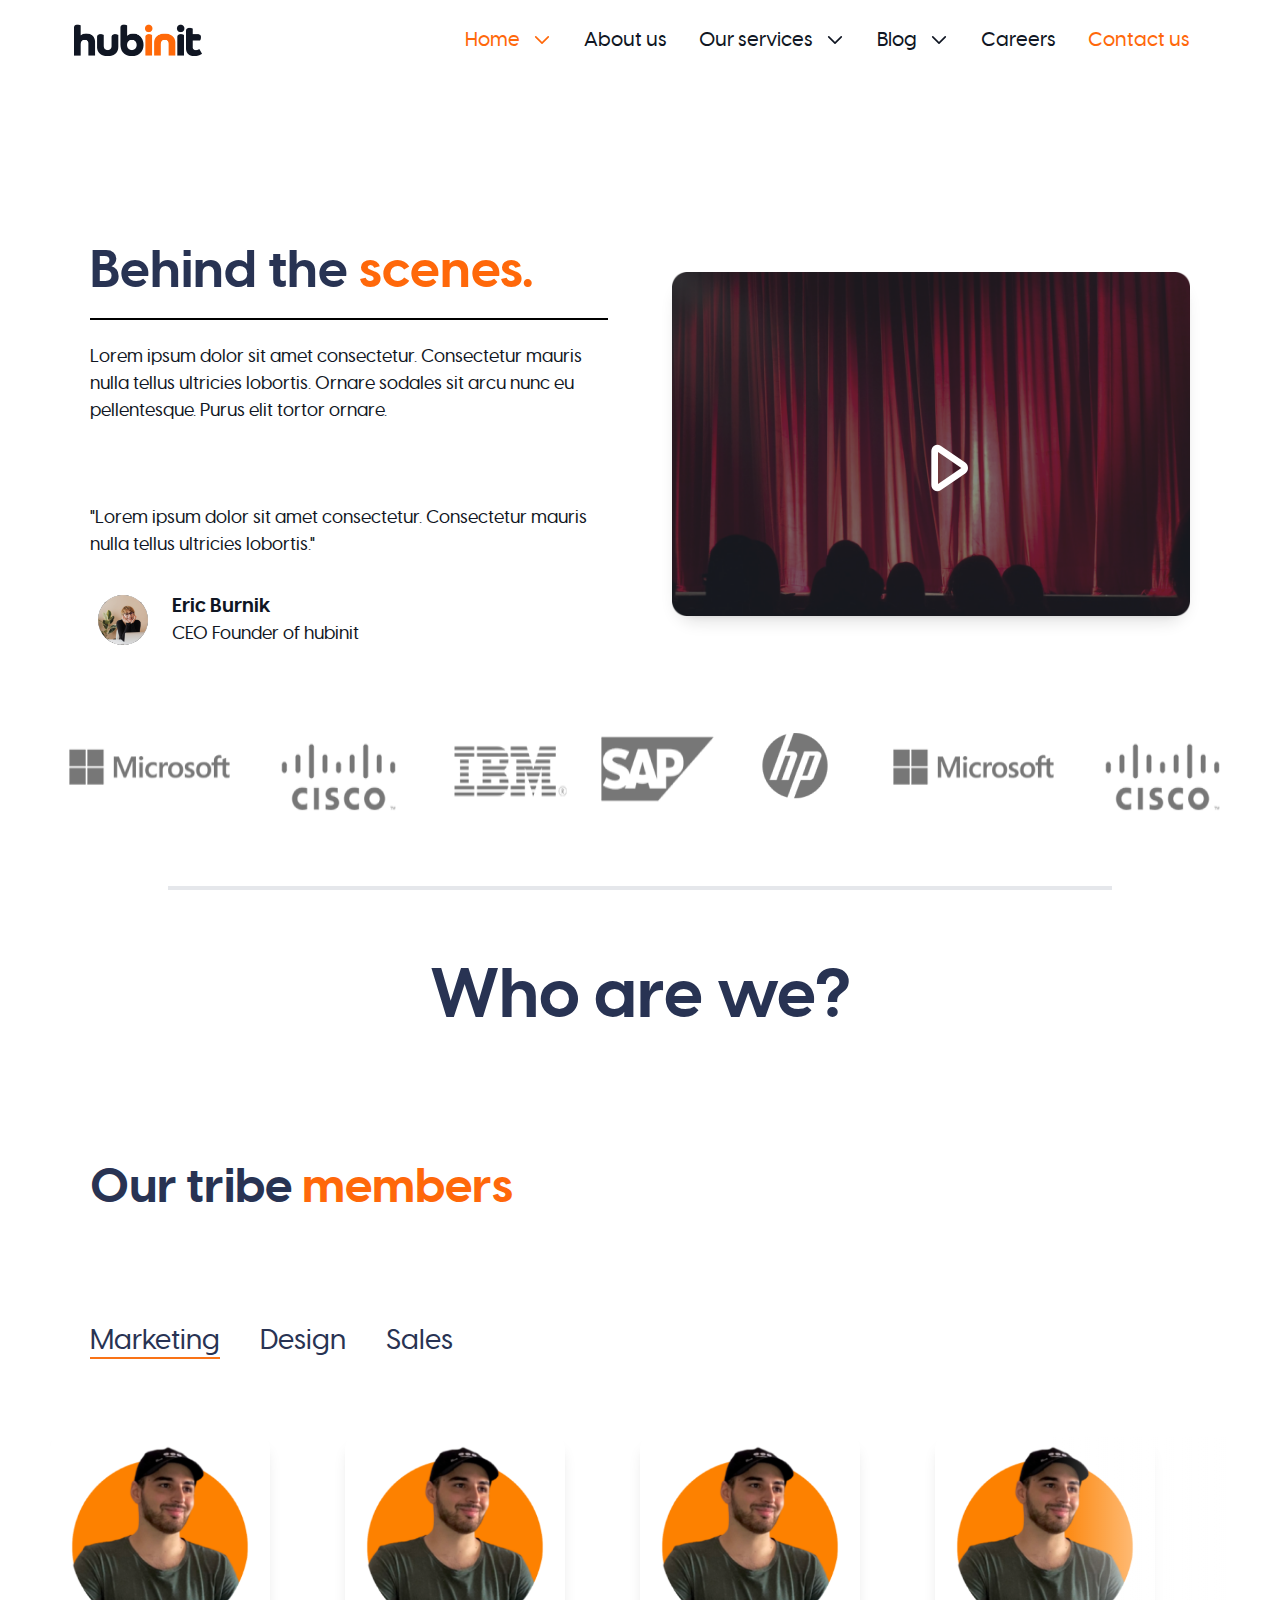
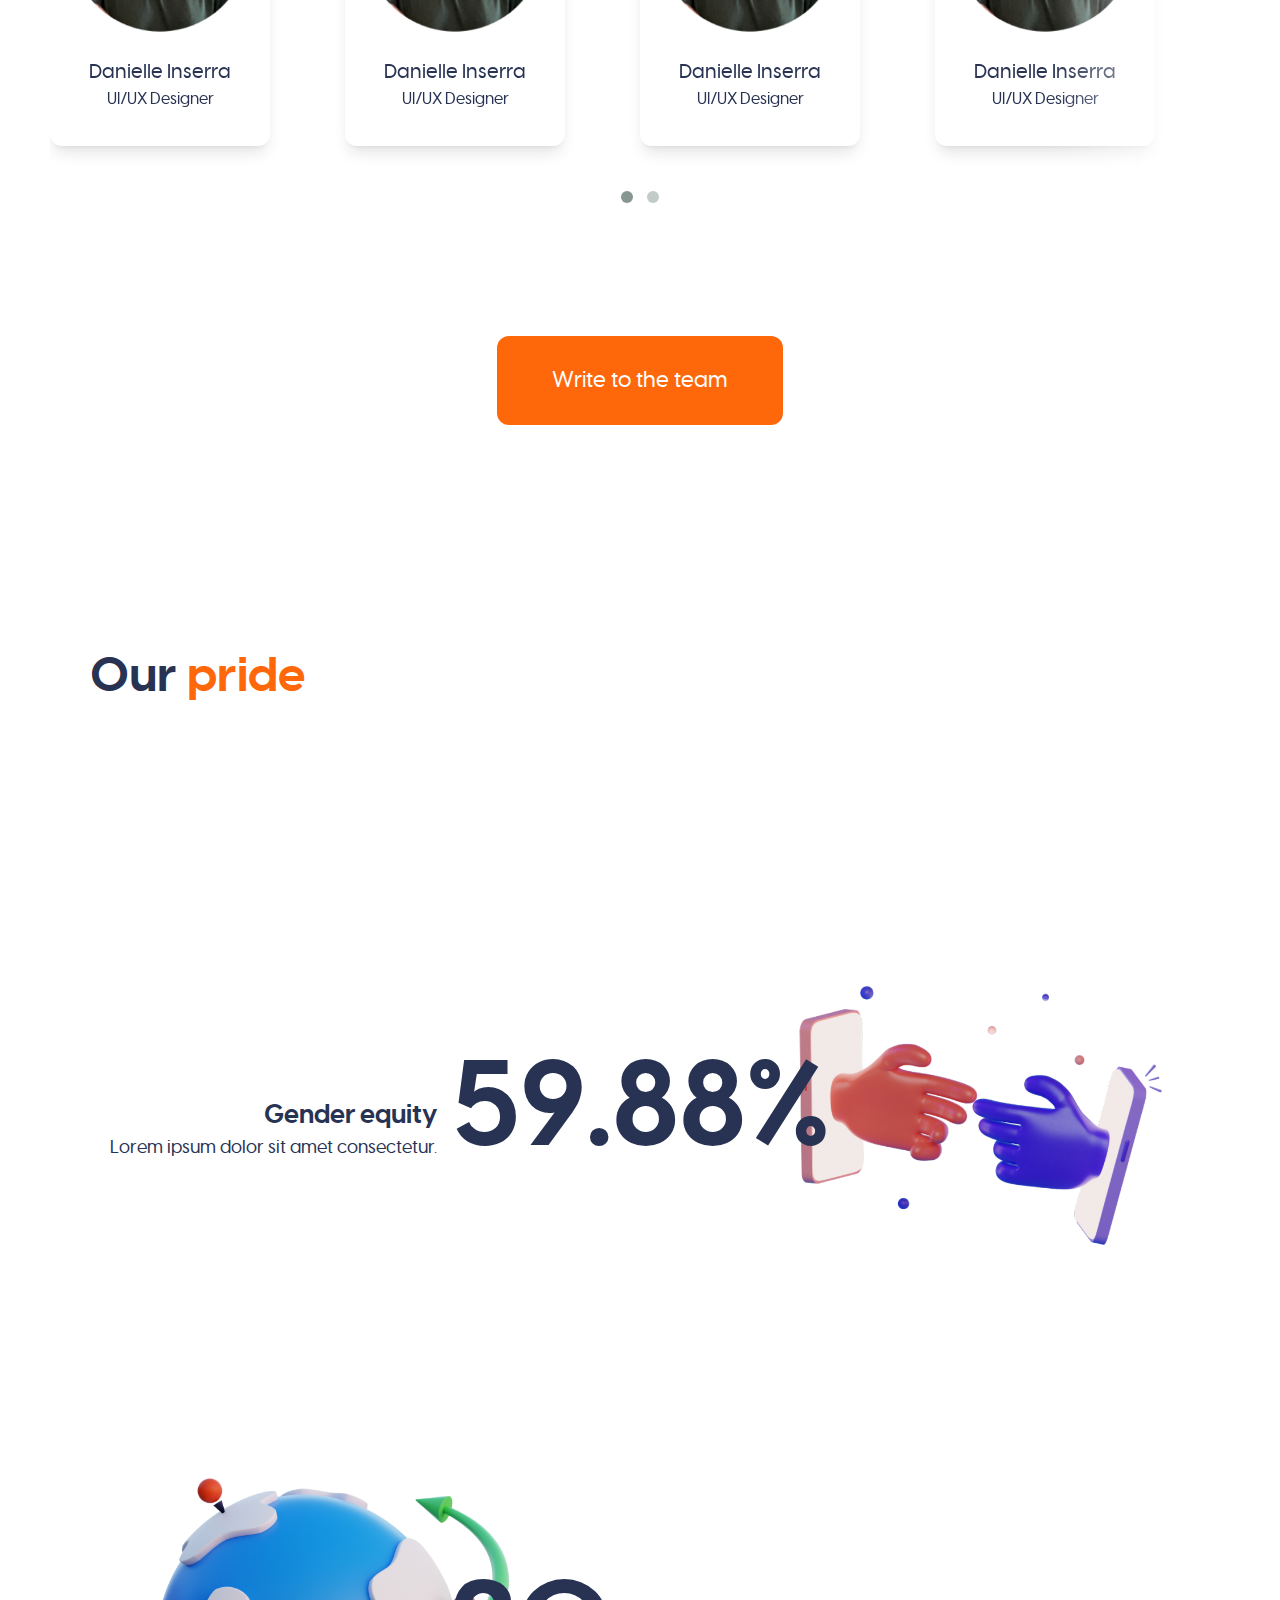
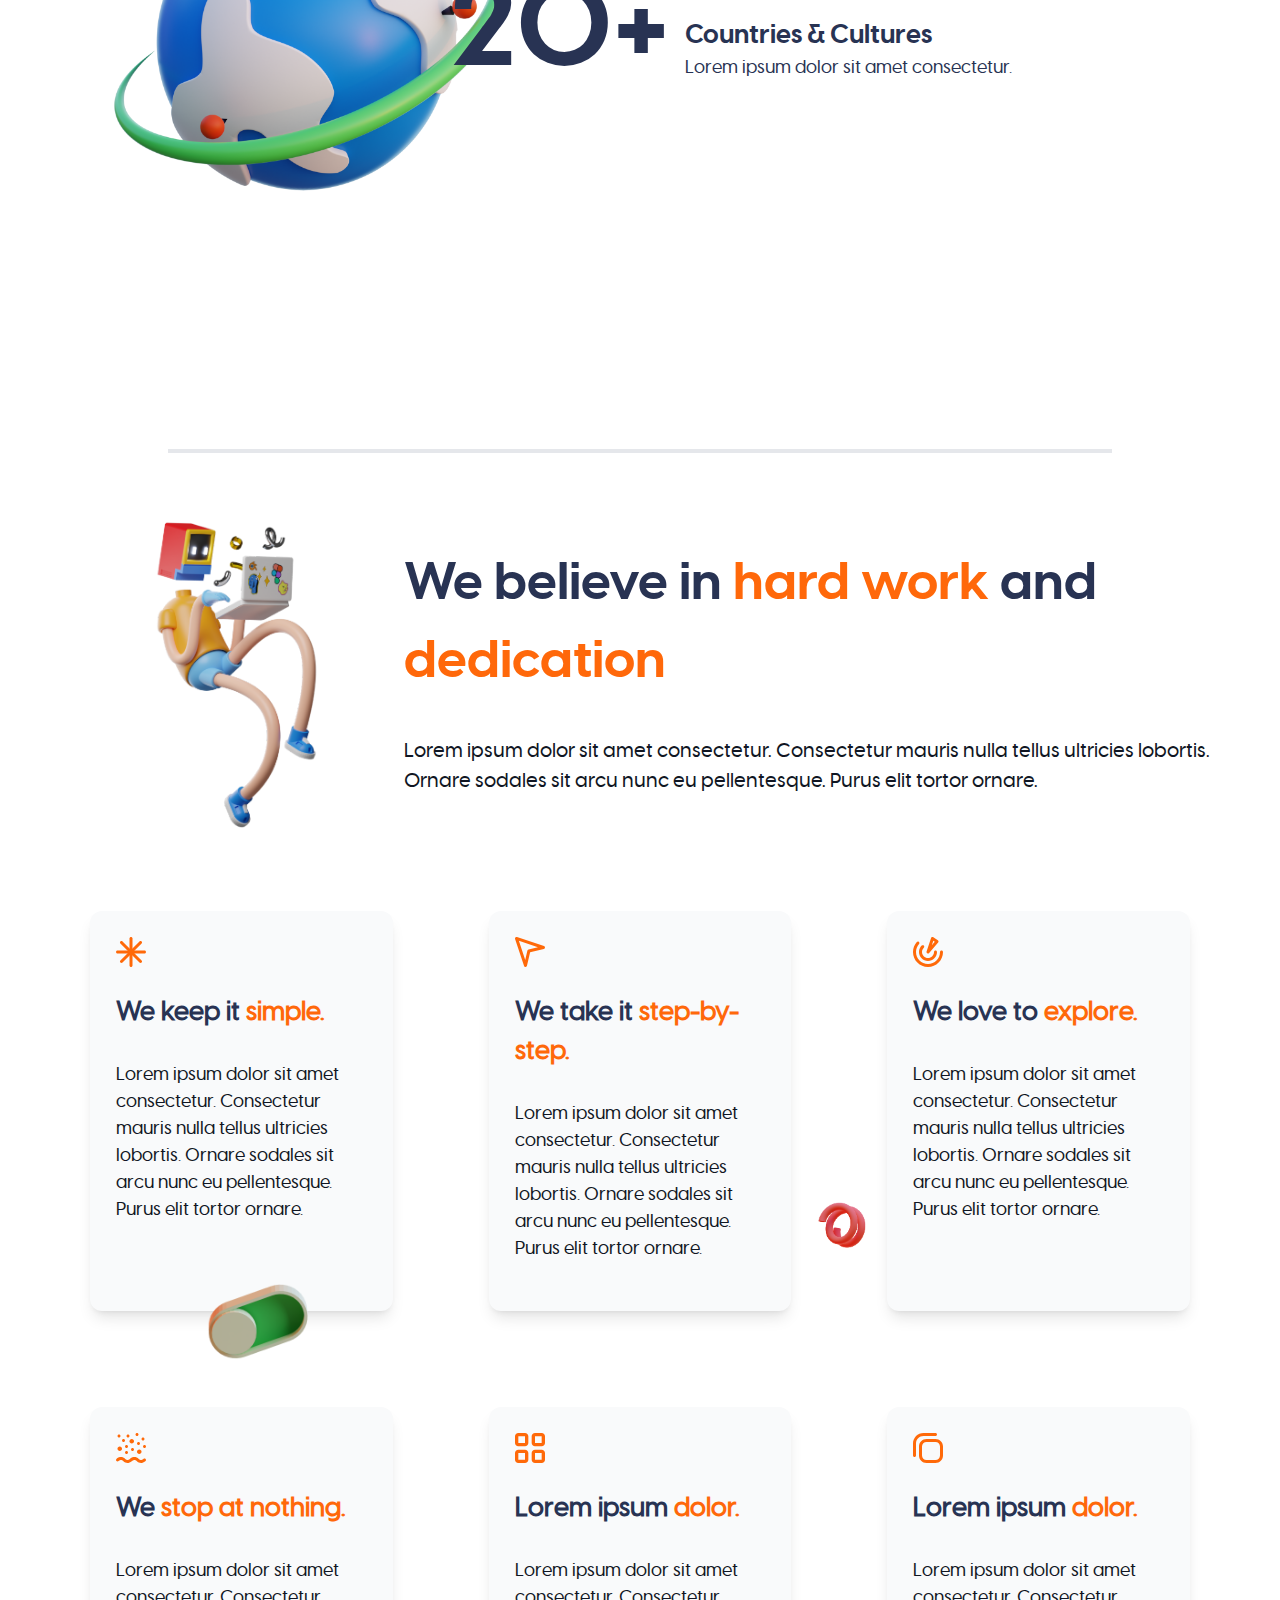
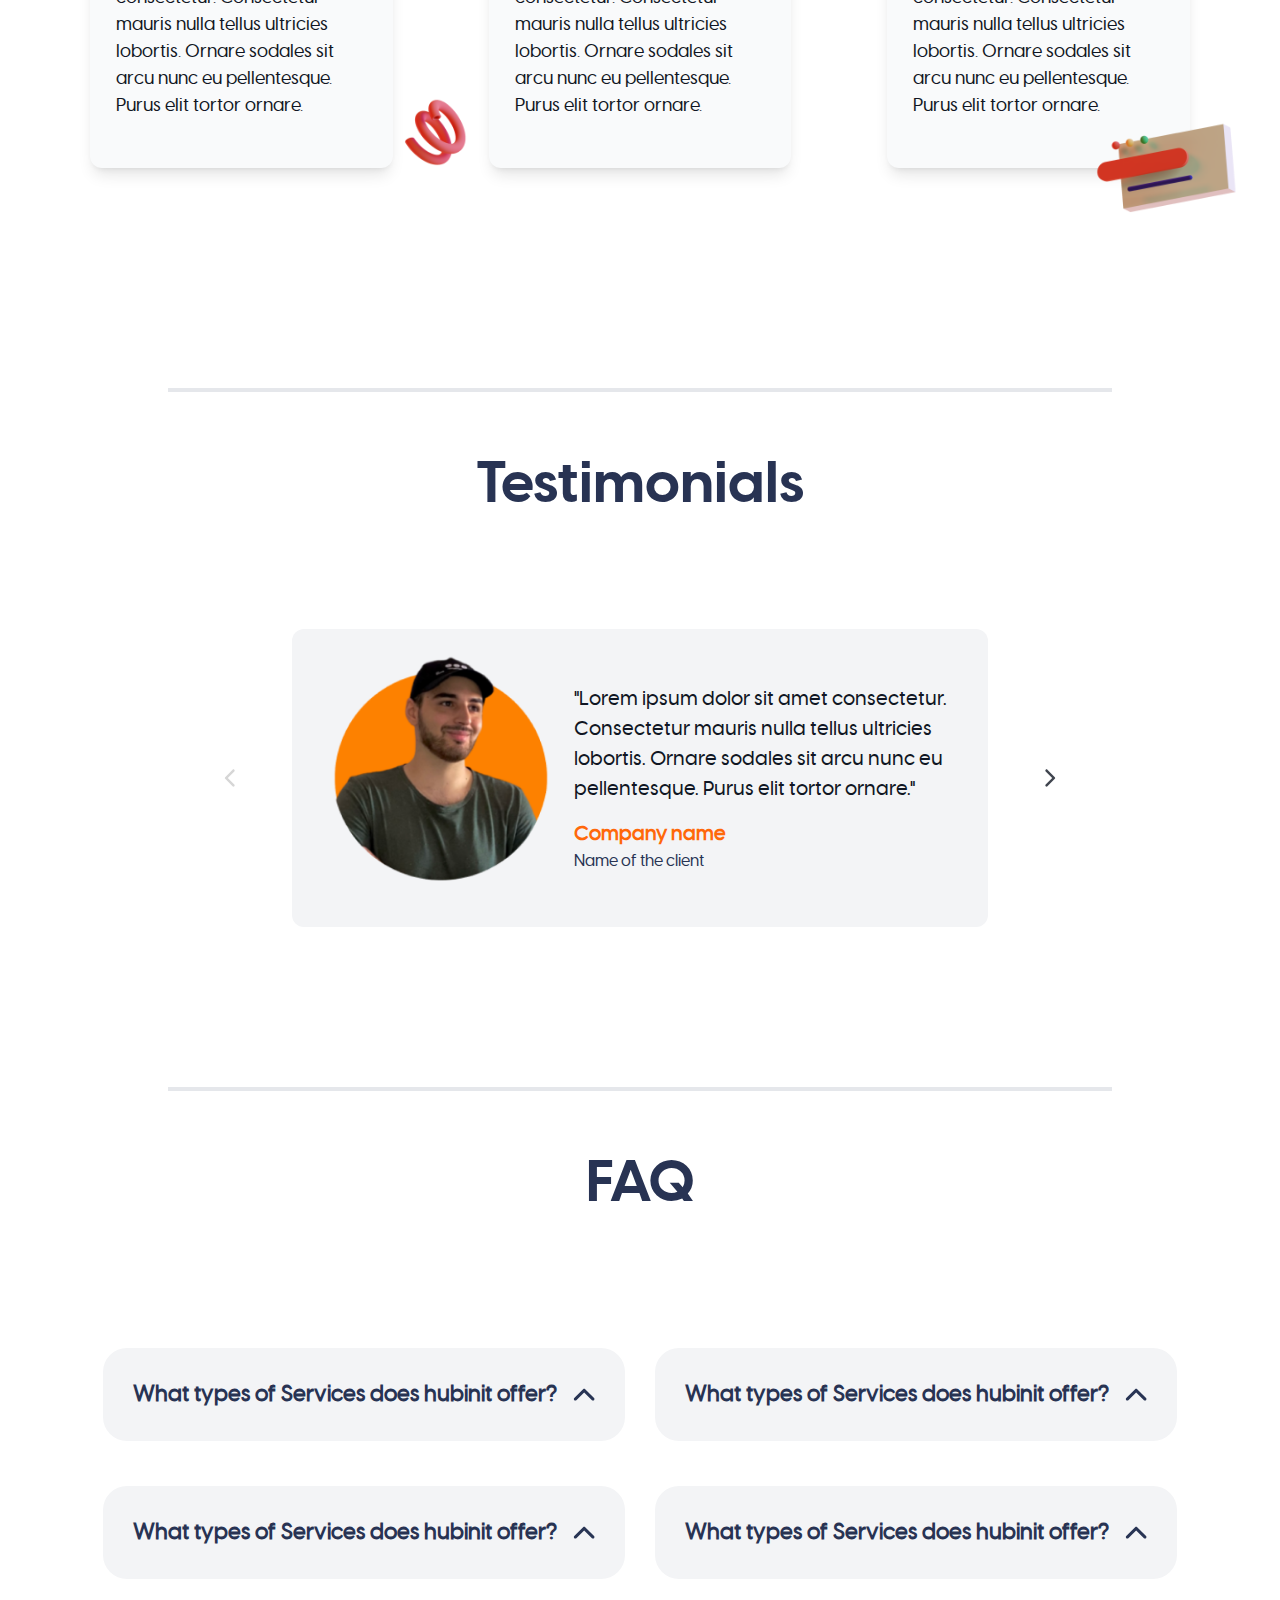
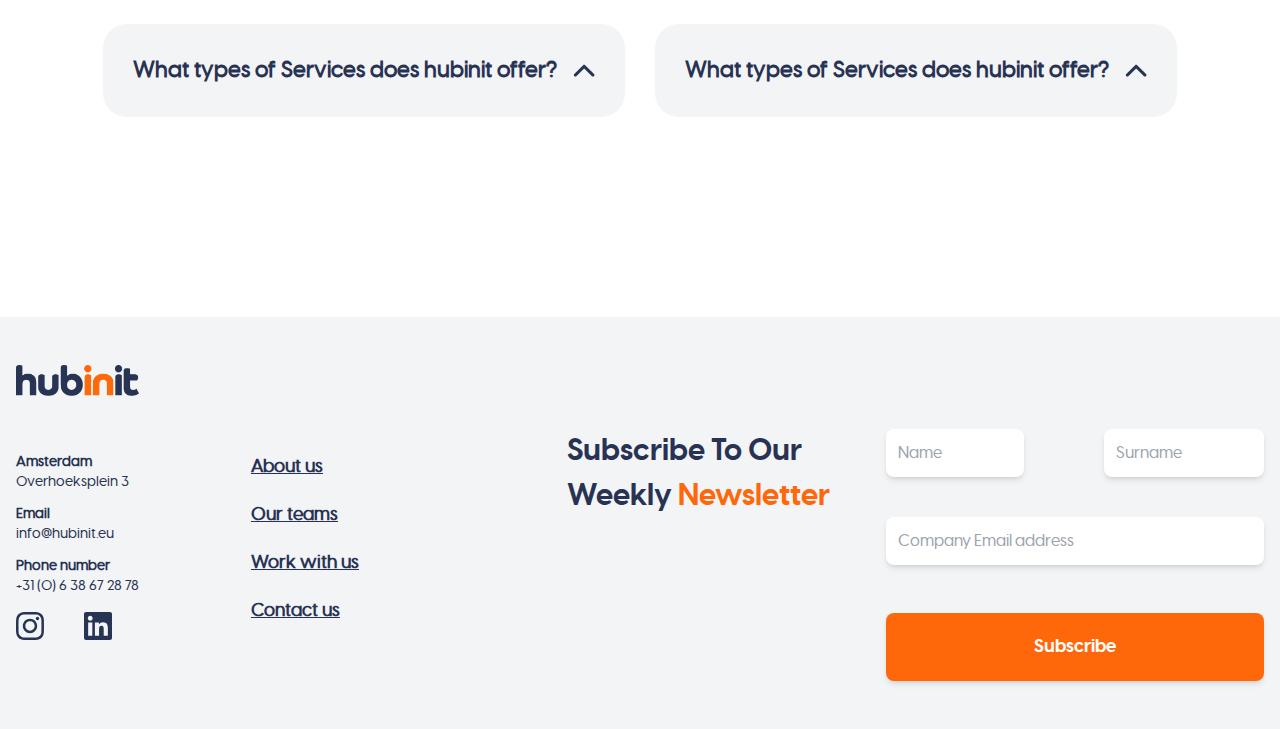
<file: aboutus.html>
<html lang="en">
  <head>
    <meta charset="UTF-8" />
    <link rel="icon" href="/favicon.ico" />
    <meta name="viewport" content="width=device-width, initial-scale=1.0" />
    <title>Hubinit | About Us</title>
    <link rel="stylesheet" href="css/tailwindcss.css" />
    <link rel="stylesheet" href="css/carousel.css"></script>
    <link rel="stylesheet" href="css/gotothetop.css"></script>
    <link rel="stylesheet" href="css/style.css" />
    <link rel="stylesheet" href="./owl-carousel/owl.carousel.css" />
    <link rel="stylesheet" href="./owl-carousel/owl.theme.css" />
    <script src="https://ajax.googleapis.com/ajax/libs/jquery/3.6.4/jquery.min.js"></script>
  </head>

  <body class="bg-white h-full" style="cursor: auto">
    <div
      id="app"
      class="w-full flex justify-center flex-col items-center textspaceodet overflow-clip"
      data-v-app=""
    >
      <header
        class="max-w-screen-desktop w-full desktop:px-[112px] tablet:px-[50px] flex flex-col align-middle items-center"
      >
        <!-- geater than table let  -->
        <div
          id="navbar-main"
          class="flex flex-row w-full h-20 p-6 align-middle subpixel-antialiased whitespace-nowrap"
        >
          <div class="w-1/3">
            <div
              class="justify-center align-middle items-center lg:w-32 md:w-28 w-24"
            >
              <a
                href="/"
                class="router-link-active router-link-exact-active cursor-pointer"
                aria-current="page"
                ><img src="images/images/logo2.png"
              /></a>
            </div>
          </div>
          <div
            class="w-2/3 justify-end flex flex-row xl:text-xl lg:text-lg md:text-md text-sm font-normal items-center align-middle texteerieblack"
          >
            <a
              href="index.html"
              class="router-link-active router-link-exact-active accentcolor xl:mx-2 md:mx-1 cursor-pointer xl:p-2 p-1 flex flex-row items-center"
              aria-current="page"
            >
              Home
              <svg
                xmlns="http://www.w3.org/2000/svg"
                fill="none"
                viewBox="0 0 24 24"
                stroke-width="1.5"
                stroke="currentColor"
                class="w-5 h-5 xl:ml-3 md:ml-1 stroke-2"
              >
                <path
                  stroke-linecap="round"
                  stroke-linejoin="round"
                  d="M19.5 8.25l-7.5 7.5-7.5-7.5"
                ></path></svg></a
            ><a
              href="aboutus.html"
              class="xl:mx-2 md:mx-1 cursor-pointer xl:p-2 p-1 flex flex-row"
            >
              About us</a
            ><a
              href="ourservices.html"
              class="xl:mx-2 md:mx-1 cursor-pointer xl:p-2 p-1 flex flex-row items-center"
            >
              Our services
              <svg
                xmlns="http://www.w3.org/2000/svg"
                fill="none"
                viewBox="0 0 24 24"
                stroke-width="1.5"
                stroke="currentColor"
                class="w-5 h-5 xl:ml-3 md:ml-1 stroke-2"
              >
                <path
                  stroke-linecap="round"
                  stroke-linejoin="round"
                  d="M19.5 8.25l-7.5 7.5-7.5-7.5"
                ></path></svg></a
            ><a
              href="blog.html"
              class="xl:mx-2 md:mx-1 relative cursor-pointer xl:p-2 p-1 flex flex-row items-center"
            >
              Blog
              <svg
                xmlns="http://www.w3.org/2000/svg"
                fill="none"
                viewBox="0 0 24 24"
                stroke-width="1.5"
                stroke="currentColor"
                class="w-5 h-5 xl:ml-3 md:ml-1 stroke-2"
              >
                <path
                  stroke-linecap="round"
                  stroke-linejoin="round"
                  d="M19.5 8.25l-7.5 7.5-7.5-7.5"
                ></path>
              </svg>
              <div
                class="absolute cursor-default top-[45px] left-0"
                style="display: none"
              >
                <div
                  class="rounded-xl texteerieblack bg-gray-100 flex flex-col gap-y-[27px] py-[20px] px-[15px] text-[16px] font-normal"
                >
                  <a href="/blog-articles.html" class="cursor-pointer"> Articles </a
                  ><a href="/blog.html#authors" class="cursor-pointer"> Authors</a>
                </div>
              </div></a
            ><a
              href="careers.html"
              class="xl:mx-2 md:mx-1 cursor-pointer xl:p-2 p-1 flex flex-row"
            >
              Careers </a
            ><a
              href="contactus.html"
              class="accentcolor xl:mx-2 md:mx-1 cursor-pointer xl:p-2 p-1 flex flex-row"
            >
              Contact us</a
            >
          </div>
        </div>

        <!-- mobile navbar -->
        <div id="navbar-mobile" class="flex relative flex-row w-full h-20 p-6 align-middle subpixel-antialiased whitespace-nowrap shadow-xl" style="display: none;">
          <button id="mobile-toggle" class="cursor-pointer">
            <svg id="icon1" width="30" height="30" viewBox="0 0 30 30" fill="none" xmlns="http://www.w3.org/2000/svg">
              <path fill-rule="evenodd" clip-rule="evenodd" d="M3.75 7.5C3.75 6.80964 4.30964 6.25 5 6.25H25C25.6904 6.25 26.25 6.80964 26.25 7.5C26.25 8.19036 25.6904 8.75 25 8.75H5C4.30964 8.75 3.75 8.19036 3.75 7.5Z" fill="#FF6909"></path>
              <path fill-rule="evenodd" clip-rule="evenodd" d="M3.75 15C3.75 14.3096 4.30964 13.75 5 13.75H25C25.6904 13.75 26.25 14.3096 26.25 15C26.25 15.6904 25.6904 16.25 25 16.25H5C4.30964 16.25 3.75 15.6904 3.75 15Z" fill="#FF6909"></path>
              <path fill-rule="evenodd" clip-rule="evenodd" d="M3.75 22.5C3.75 21.8096 4.30964 21.25 5 21.25H25C25.6904 21.25 26.25 21.8096 26.25 22.5C26.25 23.1904 25.6904 23.75 25 23.75H5C4.30964 23.75 3.75 23.1904 3.75 22.5Z" fill="#FF6909"></path>
            </svg>
            <svg id="icon2" width="30" height="30" viewBox="0 0 24 24" fill="none" xmlns="http://www.w3.org/2000/svg" style="display: none;">
              <path fill-rule="evenodd" clip-rule="evenodd"
                  d="M6.29289 6.29289C5.90237 6.68342 5.90237 7.31658 6.29289 7.70711L16.2929 17.7071C16.6834 18.0976 17.3166 18.0976 17.7071 17.7071C18.0976 17.3166 18.0976 16.6834 17.7071 16.2929L7.70711 6.29289C7.31658 5.90237 6.68342 5.90237 6.29289 6.29289Z"
                  fill="#FF6909" />
              <path fill-rule="evenodd" clip-rule="evenodd"
                  d="M17.7071 6.29289C18.0976 6.68342 18.0976 7.31658 17.7071 7.70711L7.70711 17.7071C7.31658 18.0976 6.68342 18.0976 6.29289 17.7071C5.90237 17.3166 5.90237 16.6834 6.29289 16.2929L16.2929 6.29289C16.6834 5.90237 17.3166 5.90237 17.7071 6.29289Z"
                  fill="#FF6909" />
            </svg>
          </button>
          <div id="navbar-collapse" class="absolute top-20 left-0 z-50" style="display: none;">
            <div class="rounded-xl bg-gray-100 flex flex-col p-5 px-14 text-[16px] font-normal">
              <a aria-current="page" href="/" class="router-link-active router-link-exact-active accentcolor mb-[32px]">Home </a>
              <a href="aboutus.html" class="mb-[32px]"> About us</a>
              <a href="ourservices.html" class="mb-[32px]"> Our services</a>
              <a href="blog.html" class="mb-[32px]"> Blogs </a>
              <a href="careers.html" class="mb-[32px]"> Careers </a>
              <a href="contactus.html" class="mb-[20px]"> Contact us </a>
            </div>
          </div>
          <div class="flex w-full justify-center">
            <img class="-ml-6" src="images/images/logo.png"></div>
        </div>
      </header>
      
      <div class="w-full flex flex-col items-center" style="">
        <div
          class="max-w-screen-desktop w-full desktop:px-[112px] tablet:px-[50px] flex flex-col align-middle items-center"
          style=""
        >
          <!--Behind the scenes-->
          <div
            class="w-full flex flex-row items-center justify-center xl:p-10 p-6 mt-28 grow"
            style=""
          >
            <div
              class="flex flex-col w-1/2 h-fit justify-center text-left items-center align-middle grow tablet:pl-0 sm:pl-5 pl-2"
            >
              <div
                class="2xl:text-[68px] xl:text-[52px] text-[40px] pb-2 w-full whitespace-nowrap font-bold primaryfont"
              >
                <span class="primarycolor">Behind the </span
                ><span class="accentcolor">scenes.</span>
              </div>
              <div
                class="2xl:text-[20px] xl:text-[18px] text-[16px] texteerieblack border-t-2 pt-6 border-black"
              >
                Lorem ipsum dolor sit amet consectetur. Consectetur mauris nulla
                tellus ultricies lobortis. Ornare sodales sit arcu nunc eu
                pellentesque. Purus elit tortor ornare.
              </div>
              <div
                class="2xl:mt-28 xl:mt-20 mt-16 2xl:text-[20px] xl:text-[18px] text-[16px] texteerieblack"
              >
                "Lorem ipsum dolor sit amet consectetur. Consectetur mauris
                nulla tellus ultricies lobortis."
              </div>
              <div
                class="flex flex-row mt-6 texteerieblack justify-start align-middle items-center w-full p-2"
              >
                <img
                  class="rounded-full w-[50px] h-[50px]"
                  src="images/images/CEO.png"
                />
                <div class="flex flex-col ml-6">
                  <span class="font-bold primaryfont text-[20px]"
                    >Eric Burnik</span
                  ><span class="text-[18px]">CEO Founder of hubinit</span>
                </div>
              </div>
            </div>
            <div
              class="relative w-1/2 2xl:ml-20 xl:ml-16 ml-10 justify-center grow rounded-3xl shadow-lg"
            >
              <img src="images/images/behindthescenes.png" /><svg
                class="absolute mobile:left-1/2 left-[30%] mobile:top-1/2 top-[30%]"
                width="37"
                height="48"
                viewBox="0 0 37 48"
                fill="none"
                xmlns="http://www.w3.org/2000/svg"
              >
                <path
                  fill-rule="evenodd"
                  clip-rule="evenodd"
                  d="M7.01631 7.07543C7.01643 7.07551 7.01576 7.07737 7.01393 7.08078ZM6.99967 7.95731V40.0427L30.3259 24.0816C30.3302 24.0582 30.333 24.0304 30.333 24C30.333 23.9696 30.3302 23.9418 30.3259 23.9184L6.99967 7.95731ZM30.4328 24.0085L30.4319 24.0092ZM7.01631 40.9246C7.01618 40.9247 7.01523 40.9229 7.01386 40.9191ZM3.17084 1.66482C5.00907 0.426325 7.52037 0.235633 9.64444 1.68904L34.1975 18.4896C36.1879 19.8515 36.9997 22.0681 36.9997 24C36.9997 25.9319 36.1879 28.1485 34.1975 29.5105L9.64445 46.311C7.52038 47.7644 5.00908 47.5737 3.17084 46.3352C1.39504 45.1388 0.333008 43.0686 0.333008 40.8005V7.19948C0.333008 4.93139 1.39504 2.86125 3.17084 1.66482Z"
                  fill="white"
                ></path>
              </svg>
            </div>
          </div>
          <!--Our partners-->
          <div
            class="flex relative cnnContents w-full text-lg text-gray-600 justify-around mobile:mt-24 overflow-hidden"
          >
            <div class="flex flex-row w-full justify-around marqueeStyle">
              <img src="images/images/microsoft.png" /><img
                src="images/images/cisco.png"
              /><img src="images/images/ibm.png" /><img
                src="images/images/sap.png"
              /><img src="images/images/hp.png" /><img
                src="images/images/microsoft.png"
              /><img src="images/images/cisco.png" />
            </div>
            <div
              class="flex flex-row w-full justify-around marqueeStyle2 absolute right-[-100%]"
            >
              <img src="images/images/microsoft.png" /><img
                src="images/images/cisco.png"
              /><img src="images/images/ibm.png" /><img
                src="images/images/sap.png"
              /><img src="images/images/hp.png" /><img
                src="images/images/microsoft.png"
              /><img src="images/images/cisco.png" />
            </div>
          </div>
          <div class="w-4/5 border-2 bg-gray-200 mt-14"></div>
          <!--Who are we?-->
          <div
            class="tablet:mt-14 mt-[40px] w-full justify-center align-middle items-center flex flex-col"
          >
            <span class="text-[68px] font-bold primaryfont">Who are we?</span>
            <div
              class="mt-16 w-full tablet:justify-start justify-center flex tablet:text-[48px] mobile:text-[32px] text-[25px] font-bold primaryfont p-10"
            >
              <span>Our tribe</span
              ><span class="tablet:accentcolor">&nbsp;members</span>
            </div>
            <div
              class="flex flex-row mt-14 w-full tablet:justify-start justify-center tablet:text-[28px] mobile:text-[20px] text-[12px] mobile:px-10 gap-10"
            >
              <span
                class="tablet:underline tablet:underline-offset-8 tablet:decoration-orange-500"
                >Marketing</span
              ><span>Design</span><span>Sales</span>
            </div>
            <div class="relative tablet:mt-[75px] mt-[40px] w-full">
              <div
                class="owl-carousel w-full owl-theme"
                style="opacity: 1; display: block"
              >
                <!-- <div class="owl-wrapper-outer">
                  <div
                    class="owl-wrapper"
                    style="width: 4298px; left: 0px; display: block"
                  > -->
                    <div class="owl-item" style="width: 307px">
                      <div
                        class="flex h-[309px] mb-[26px] flex-col shadow-lg rounded-xl w-fit text-center mr-10 mb-[30px]"
                      >
                        <img
                          class="w-[220px] h-[220px]"
                          src="images/images/danielle.png"
                        /><span class="text-[20px]">Danielle Inserra</span
                        ><span class="text-[16px] mb-8">UI/UX Designer</span>
                      </div>
                    </div>
                    <div class="owl-item" style="width: 307px">
                      <div
                        class="flex h-[309px] mb-[26px] flex-col shadow-lg rounded-xl w-fit text-center mr-10 mb-[30px]"
                      >
                        <img
                          class="w-[220px] h-[220px]"
                          src="images/images/danielle.png"
                        /><span class="text-[20px]">Danielle Inserra</span
                        ><span class="text-[16px] mb-8">UI/UX Designer</span>
                      </div>
                    </div>
                    <div class="owl-item" style="width: 307px">
                      <div
                        class="flex h-[309px] mb-[26px] flex-col shadow-lg rounded-xl w-fit text-center mr-10 mb-[30px]"
                      >
                        <img
                          class="w-[220px] h-[220px]"
                          src="images/images/danielle.png"
                        /><span class="text-[20px]">Danielle Inserra</span
                        ><span class="text-[16px] mb-8">UI/UX Designer</span>
                      </div>
                    </div>
                    <div class="owl-item" style="width: 307px">
                      <div
                        class="flex h-[309px] mb-[26px] flex-col shadow-lg rounded-xl w-fit text-center mr-10 mb-[30px]"
                      >
                        <img
                          class="w-[220px] h-[220px]"
                          src="images/images/danielle.png"
                        /><span class="text-[20px]">Danielle Inserra</span
                        ><span class="text-[16px] mb-8">UI/UX Designer</span>
                      </div>
                    </div>
                    <div class="owl-item" style="width: 307px">
                      <div
                        class="flex h-[309px] mb-[26px] flex-col shadow-lg rounded-xl w-fit text-center mr-10 mb-[30px]"
                      >
                        <img
                          class="w-[220px] h-[220px]"
                          src="images/images/danielle.png"
                        /><span class="text-[20px]">Danielle Inserra</span
                        ><span class="text-[16px] mb-8">UI/UX Designer</span>
                      </div>
                    </div>
                    <div class="owl-item" style="width: 307px">
                      <div
                        class="flex h-[309px] mb-[26px] flex-col shadow-lg rounded-xl w-fit text-center mr-10 mb-[30px]"
                      >
                        <img
                          class="w-[220px] h-[220px]"
                          src="images/images/danielle.png"
                        /><span class="text-[20px]">Danielle Inserra</span
                        ><span class="text-[16px] mb-8">UI/UX Designer</span>
                      </div>
                    </div>
                    <div class="owl-item" style="width: 307px">
                      <div
                        class="flex h-[309px] mb-[26px] flex-col shadow-lg rounded-xl w-fit text-center mr-10 mb-[30px]"
                      >
                        <img
                          class="w-[220px] h-[220px]"
                          src="images/images/danielle.png"
                        /><span class="text-[20px]">Danielle Inserra</span
                        ><span class="text-[16px] mb-8">UI/UX Designer</span>
                      </div>
                    </div>
                  <!-- </div>
                </div> -->
              </div>
              <div
                class="absolute right-0 top-0 w-[15%] h-full gradient pointer-events-none border-none"
              ></div>
            </div>
            <button
              class="bgblazeorange text-[22px] px-[55px] py-[28px] text-white rounded-xl mt-32"
            >
              Write to the team
            </button>
          </div>
          <!--v-if--><!--Our pride-->
          <div class="tablet:mt-44 mt-[40px] w-full flex flex-col p-10">
            <div
              class="flex w-full tablet:justify-start justify-center tablet:text-[48px] mobile:text-[32px] text-[25px] font-bold primaryfont"
            >
              <span>Our</span
              ><span class="tablet:accentcolor">&nbsp;pride</span>
            </div>
            <div
              class="tablet:mt-44 mobile:mt-[100px] mt-[40px] flex tablet:flex-row w-full justify-end items-center align-middle lg:whitespace-nowrap text-right"
            >
              <div
                class="flex flex-col items-end justify-end align-bottom -mb-10"
              >
                <!--v-if--><span
                  class="font-bold primaryfont 2xl:text-[30px] mobile:text-[26px] text-[16px]"
                  >Gender equity</span
                ><span
                  class="2xl:text-[20px] xl:text-[18px] mobile:text-[16px] text-[8px]"
                  >Lorem ipsum dolor sit amet consectetur.
                </span>
              </div>
              <span
                class="2xl:text-[158px] xl:text-[120px] lg:text-[100px] text-[80px] font-bold primaryfont z-30 ml-4"
                >59.88%</span
              ><img
                class="w-2/5 tablet:-ml-20 z-10"
                src="images/images/ourpride1.png"
              />
            </div>
            <div
              class="tablet:mt-20 mt-[40px] flex flex-row w-full justify-start items-center align-middle lg:whitespace-nowrap"
            >
              <img
                class="w-2/5 tablet:-mr-20 z-10"
                src="images/images/ourpride2.png"
              /><span
                class="2xl:text-[158px] xl:text-[120px] lg:text-[100px] text-[80px] font-bold primaryfont z-30 mr-4"
                >20+</span
              >
              <div
                class="flex flex-col items-start justify-start align-bottom -mb-10"
              >
                <!--v-if--><span
                  class="font-bold primaryfont 2xl:text-[30px] xl:text-[26px] mobile:text-[26px] text-[16px]"
                  >Countries &amp; Cultures</span
                ><span
                  class="2xl:text-[20px] xl:text-[18px] mobile:text-[16px] text-[8px]"
                  >Lorem ipsum dolor sit amet consectetur.
                </span>
              </div>
            </div>
          </div>
          <div
            class="w-4/5 border-2 bg-gray-200 tablet:mt-40 mobile:mt-[100px] mt-[60px]"
          ></div>
          <!--We believe in hard work-->
          <div class="mt-10 flex flex-row w-full align-middle items-center">
            <img class="w-[30%]" src="images/images/ourpride3.png" />
            <div class="flex flex-col">
              <div
                class="w-full font-bold primaryfont 2xl:text-[68px] xl:text-[52px] tablet:text-[46px] sm:text-[38px] mobile:text-[28px] text-[25px] xl:whitespace-nowrap"
              >
                <span class="primarycolor">We believe in</span
                ><span class="accentcolor">&nbsp;hard work</span
                ><span class="primarycolor">&nbsp;and<br /></span
                ><span class="accentcolor">dedication</span>
              </div>
              <span class="texteerieblack mt-9 text-[20px]">
                Lorem ipsum dolor sit amet consectetur. Consectetur mauris nulla
                tellus ultricies lobortis. Ornare sodales sit arcu nunc eu
                pellentesque. Purus elit tortor ornare.
              </span>
            </div>
          </div>
          <div
            class="mt-16 tablet:mb-0 mobile:mb-[115px] mb-[140px] relative w-full grid tablet:grid-cols-3 grid-cols-2 2xl:gap-28 xl:gap-24 lg:gap-20 tablet:gap-16 mobile:gap-[24px] gap-[16px] tablet:gap-y-[24px] mobile:gap-y-[50px] gap-y-[32px] tablet:px-[40px] sm:px-[100px] px-[28px]"
          >
            <div
              class="flex flex-col rounded-xl shadow-lg bg-gray-50 col-span-1 2xl:p-[30px] xl:p-[26px] lg:p-[24px] mobile:p-[20px] p-[15px]"
            >
              <div
                class="tablet:justify-start justify-center w-full flex align-middle mobile:h-[30px] h-[16px]"
              >
                <svg
                  width="30"
                  viewBox="0 0 30 30"
                  fill="none"
                  xmlns="http://www.w3.org/2000/svg"
                >
                  <path
                    fill-rule="evenodd"
                    clip-rule="evenodd"
                    d="M25.6067 25.6067C25.0209 26.1925 24.0711 26.1925 23.4854 25.6067L4.39348 6.5148C3.80769 5.92901 3.80769 4.97926 4.39348 4.39348C4.97927 3.80769 5.92901 3.80769 6.5148 4.39348L25.6067 23.4854C26.1925 24.0711 26.1925 25.0209 25.6067 25.6067Z"
                    fill="#FF6909"
                  ></path>
                  <path
                    fill-rule="evenodd"
                    clip-rule="evenodd"
                    d="M25.6067 4.39332C26.1925 4.97911 26.1925 5.92885 25.6067 6.51464L6.5148 25.6065C5.92901 26.1923 4.97926 26.1923 4.39348 25.6065C3.80769 25.0207 3.80769 24.071 4.39348 23.4852L23.4854 4.39332C24.0711 3.80753 25.0209 3.80753 25.6067 4.39332Z"
                    fill="#FF6909"
                  ></path>
                  <path
                    fill-rule="evenodd"
                    clip-rule="evenodd"
                    d="M30 15C30 15.8284 29.3284 16.5 28.5 16.5L1.5 16.5C0.671574 16.5 -3.62117e-08 15.8284 0 15C3.62117e-08 14.1716 0.671574 13.5 1.5 13.5L28.5 13.5C29.3284 13.5 30 14.1716 30 15Z"
                    fill="#FF6909"
                  ></path>
                  <path
                    fill-rule="evenodd"
                    clip-rule="evenodd"
                    d="M15 0C15.8284 0 16.5 0.671573 16.5 1.5V28.5C16.5 29.3284 15.8284 30 15 30C14.1716 30 13.5 29.3284 13.5 28.5V1.5C13.5 0.671573 14.1716 0 15 0Z"
                    fill="#FF6909"
                  ></path>
                </svg>
              </div>
              <div
                class="2xl:text-[28px] xl:text-[26px] lg:text-[24px] tablet:text-[22px] mobile:text-[20px] text-[16px] font-bold 2xl:mt-[30px] xl:mt-[26px] lg:mt-[24px] tablet:mt-[20px]"
              >
                <span>We keep it</span
                ><span class="accentcolor">&nbsp;simple.</span>
              </div>
              <span
                class="2xl:text-[20px] xl:text-[18px] lg:text-[16px] mobile:text-[14px] text-[8px] mobile:mt-[30px] mt-[12px] 2xl:mb-[30px] xl:mb-[22px] lg:mb-[16px] mb-[10px] texteerieblack"
                >Lorem ipsum dolor sit amet consectetur. Consectetur mauris
                nulla tellus ultricies lobortis. Ornare sodales sit arcu nunc eu
                pellentesque. Purus elit tortor ornare.</span
              ><!--v-if-->
            </div>
            <div
              class="flex flex-col rounded-xl shadow-lg bg-gray-50 col-span-1 2xl:p-[30px] xl:p-[26px] lg:p-[24px] mobile:p-[20px] p-[15px]"
            >
              <div
                class="tablet:justify-start justify-center w-full flex align-middle mobile:h-[30px] h-[16px]"
              >
                <svg
                  width="30"
                  viewBox="0 0 30 30"
                  fill="none"
                  xmlns="http://www.w3.org/2000/svg"
                >
                  <path
                    fill-rule="evenodd"
                    clip-rule="evenodd"
                    d="M0.43938 0.439379C0.841127 0.037632 1.43538 -0.102652 1.97438 0.0770168L28.9743 9.077C29.6118 9.28949 30.0302 9.90001 29.9983 10.5712C29.9664 11.2424 29.492 11.8105 28.8373 11.9616L15.1258 15.1258L11.9616 28.8373C11.8105 29.492 11.2424 29.9664 10.5712 29.9983C9.90001 30.0302 9.28949 29.6118 9.077 28.9743L0.0770156 1.97438C-0.102651 1.43538 0.037632 0.841126 0.43938 0.439379ZM10.2372 22.9681L12.4134 13.5377C12.5424 12.9788 12.9788 12.5424 13.5377 12.4134L22.9681 10.2372L3.87174 3.87174L10.2372 22.9681Z"
                    fill="#FF6909"
                  ></path>
                </svg>
              </div>
              <div
                class="2xl:text-[28px] xl:text-[26px] lg:text-[24px] tablet:text-[22px] mobile:text-[20px] text-[16px] font-bold 2xl:mt-[30px] xl:mt-[26px] lg:mt-[24px] tablet:mt-[20px]"
              >
                <span>We take it</span
                ><span class="accentcolor">&nbsp;step-by-step.</span>
              </div>
              <span
                class="2xl:text-[20px] xl:text-[18px] lg:text-[16px] mobile:text-[14px] text-[8px] mobile:mt-[30px] mt-[12px] 2xl:mb-[30px] xl:mb-[22px] lg:mb-[16px] mb-[10px] texteerieblack"
                >Lorem ipsum dolor sit amet consectetur. Consectetur mauris
                nulla tellus ultricies lobortis. Ornare sodales sit arcu nunc eu
                pellentesque. Purus elit tortor ornare.</span
              ><!--v-if-->
            </div>
            <div
              class="flex flex-col rounded-xl shadow-lg bg-gray-50 col-span-1 2xl:p-[30px] xl:p-[26px] lg:p-[24px] mobile:p-[20px] p-[15px]"
            >
              <div
                class="tablet:justify-start justify-center w-full flex align-middle mobile:h-[30px] h-[16px]"
              >
                <svg
                  width="30"
                  viewBox="0 0 30 30"
                  fill="none"
                  xmlns="http://www.w3.org/2000/svg"
                >
                  <path
                    fill-rule="evenodd"
                    clip-rule="evenodd"
                    d="M3 15C3 21.6274 8.37258 27 15 27C21.6274 27 27 21.6274 27 15C27 14.1716 27.6716 13.5 28.5 13.5C29.3284 13.5 30 14.1716 30 15C30 23.2843 23.2843 30 15 30C6.71573 30 3.62117e-07 23.2843 0 15C-1.67887e-07 11.1592 1.44551 7.65242 3.81982 4.99963C4.37231 4.38235 5.3206 4.32981 5.93789 4.8823C6.55518 5.43479 6.60771 6.38309 6.05522 7.00038C4.15417 9.1244 3 11.9256 3 15Z"
                    fill="#FF6909"
                  ></path>
                  <path
                    fill-rule="evenodd"
                    clip-rule="evenodd"
                    d="M9 15C9 18.3137 11.6863 21 15 21C18.3137 21 21 18.3137 21 15C21 14.1716 21.6716 13.5 22.5 13.5C23.3284 13.5 24 14.1716 24 15C24 19.9706 19.9706 24 15 24C10.0294 24 6 19.9706 6 15C6 12.4827 7.03549 10.2045 8.69993 8.57278C9.29151 7.99284 10.2412 8.00228 10.8211 8.59386C11.4011 9.18544 11.3916 10.1351 10.8001 10.7151C9.68747 11.8058 9 13.3213 9 15Z"
                    fill="#FF6909"
                  ></path>
                  <path
                    fill-rule="evenodd"
                    clip-rule="evenodd"
                    d="M14.261 16.3053C13.6368 15.9519 13.3502 15.2061 13.577 14.5257L18.077 1.02567C18.2248 0.582148 18.571 0.23292 19.0132 0.0811975C19.4554 -0.0705255 19.9431 -0.00739557 20.3321 0.251932L24.8321 3.25193C25.1892 3.49005 25.4273 3.86978 25.4859 4.29502C25.5446 4.72027 25.4183 5.15027 25.1389 5.47619L16.1389 15.9762C15.6721 16.5208 14.8851 16.6587 14.261 16.3053ZM18.8445 8.20984L21.7595 4.80909L20.302 3.83744L18.8445 8.20984Z"
                    fill="#FF6909"
                  ></path>
                </svg>
              </div>
              <div
                class="2xl:text-[28px] xl:text-[26px] lg:text-[24px] tablet:text-[22px] mobile:text-[20px] text-[16px] font-bold 2xl:mt-[30px] xl:mt-[26px] lg:mt-[24px] tablet:mt-[20px]"
              >
                <span>We love to</span
                ><span class="accentcolor">&nbsp;explore.</span>
              </div>
              <span
                class="2xl:text-[20px] xl:text-[18px] lg:text-[16px] mobile:text-[14px] text-[8px] mobile:mt-[30px] mt-[12px] 2xl:mb-[30px] xl:mb-[22px] lg:mb-[16px] mb-[10px] texteerieblack"
                >Lorem ipsum dolor sit amet consectetur. Consectetur mauris
                nulla tellus ultricies lobortis. Ornare sodales sit arcu nunc eu
                pellentesque. Purus elit tortor ornare.</span
              ><!--v-if-->
            </div>
            <div
              class="flex flex-col rounded-xl shadow-lg bg-gray-50 col-span-1 2xl:p-[30px] xl:p-[26px] lg:p-[24px] mobile:p-[20px] p-[15px]"
            >
              <div
                class="tablet:justify-start justify-center w-full flex align-middle mobile:h-[30px] h-[16px]"
              >
                <svg
                  width="30"
                  viewBox="0 0 30 30"
                  fill="none"
                  xmlns="http://www.w3.org/2000/svg"
                >
                  <path
                    fill-rule="evenodd"
                    clip-rule="evenodd"
                    d="M4.52684 27.0371C3.69633 27.1731 2.95742 27.6615 2.56392 28.0574C1.97993 28.645 1.03019 28.6479 0.442606 28.0639C-0.144979 27.4799 -0.147899 26.5302 0.436084 25.9426C1.16758 25.2066 2.45367 24.3367 4.04191 24.0765C5.72473 23.8009 7.61894 24.2372 9.31392 25.9426C10.3189 26.9538 11.2372 27.0835 11.9732 26.9629C12.8037 26.8269 13.5426 26.3385 13.9361 25.9426C14.6676 25.2066 15.9537 24.3366 17.5419 24.0765C19.2247 23.8009 21.1189 24.2372 22.8139 25.9426C23.8189 26.9538 24.7372 27.0835 25.4732 26.9629C26.3037 26.8269 27.0426 26.3385 27.4361 25.9426C28.0201 25.355 28.9698 25.3521 29.5574 25.9361C30.145 26.5201 30.1479 27.4698 29.5639 28.0574C28.8324 28.7934 27.5463 29.6633 25.9581 29.9235C24.2753 30.1991 22.3811 29.7628 20.6861 28.0574C19.6811 27.0462 18.7628 26.9165 18.0268 27.0371C17.1963 27.1731 16.4574 27.6615 16.0639 28.0574C15.3324 28.7934 14.0463 29.6633 12.4581 29.9235C10.7753 30.1991 8.88106 29.7628 7.18608 28.0574C6.18106 27.0462 5.26277 26.9165 4.52684 27.0371Z"
                    fill="#FF6909"
                  ></path>
                  <path
                    d="M9 7.5C9 8.32843 8.32843 9 7.5 9C6.67157 9 6 8.32843 6 7.5C6 6.67157 6.67157 6 7.5 6C8.32843 6 9 6.67157 9 7.5Z"
                    fill="#FF6909"
                  ></path>
                  <path
                    d="M13.5 3C13.5 3.82843 12.8284 4.5 12 4.5C11.1716 4.5 10.5 3.82843 10.5 3C10.5 2.17157 11.1716 1.5 12 1.5C12.8284 1.5 13.5 2.17157 13.5 3Z"
                    fill="#FF6909"
                  ></path>
                  <path
                    d="M4.5 3C4.5 3.82843 3.82843 4.5 3 4.5C2.17157 4.5 1.5 3.82843 1.5 3C1.5 2.17157 2.17157 1.5 3 1.5C3.82843 1.5 4.5 2.17157 4.5 3Z"
                    fill="#FF6909"
                  ></path>
                  <path
                    d="M22.5 1.5C22.5 2.32843 21.8284 3 21 3C20.1716 3 19.5 2.32843 19.5 1.5C19.5 0.671573 20.1716 0 21 0C21.8284 0 22.5 0.671573 22.5 1.5Z"
                    fill="#FF6909"
                  ></path>
                  <path
                    d="M28.5 6C28.5 6.82843 27.8284 7.5 27 7.5C26.1716 7.5 25.5 6.82843 25.5 6C25.5 5.17157 26.1716 4.5 27 4.5C27.8284 4.5 28.5 5.17157 28.5 6Z"
                    fill="#FF6909"
                  ></path>
                  <path
                    d="M12 13.5C12 14.3284 11.3284 15 10.5 15C9.67157 15 9 14.3284 9 13.5C9 12.6716 9.67157 12 10.5 12C11.3284 12 12 12.6716 12 13.5Z"
                    fill="#FF6909"
                  ></path>
                  <path
                    d="M6 15.75C6 16.9926 4.99264 18 3.75 18C2.50736 18 1.5 16.9926 1.5 15.75C1.5 14.5074 2.50736 13.5 3.75 13.5C4.99264 13.5 6 14.5074 6 15.75Z"
                    fill="#FF6909"
                  ></path>
                  <path
                    d="M12 19.5C12 20.3284 11.3284 21 10.5 21C9.67157 21 9 20.3284 9 19.5C9 18.6716 9.67157 18 10.5 18C11.3284 18 12 18.6716 12 19.5Z"
                    fill="#FF6909"
                  ></path>
                  <path
                    d="M18 16.5C18 17.3284 17.3284 18 16.5 18C15.6716 18 15 17.3284 15 16.5C15 15.6716 15.6716 15 16.5 15C17.3284 15 18 15.6716 18 16.5Z"
                    fill="#FF6909"
                  ></path>
                  <path
                    d="M25.5 18.75C25.5 19.9926 24.4926 21 23.25 21C22.0074 21 21 19.9926 21 18.75C21 17.5074 22.0074 16.5 23.25 16.5C24.4926 16.5 25.5 17.5074 25.5 18.75Z"
                    fill="#FF6909"
                  ></path>
                  <path
                    d="M30 13.5C30 14.3284 29.3284 15 28.5 15C27.6716 15 27 14.3284 27 13.5C27 12.6716 27.6716 12 28.5 12C29.3284 12 30 12.6716 30 13.5Z"
                    fill="#FF6909"
                  ></path>
                  <path
                    d="M18 8.25C18 9.49264 16.9926 10.5 15.75 10.5C14.5074 10.5 13.5 9.49264 13.5 8.25C13.5 7.00736 14.5074 6 15.75 6C16.9926 6 18 7.00736 18 8.25Z"
                    fill="#FF6909"
                  ></path>
                  <path
                    d="M24 10.5C24 11.3284 23.3284 12 22.5 12C21.6716 12 21 11.3284 21 10.5C21 9.67157 21.6716 9 22.5 9C23.3284 9 24 9.67157 24 10.5Z"
                    fill="#FF6909"
                  ></path>
                </svg>
              </div>
              <div
                class="2xl:text-[28px] xl:text-[26px] lg:text-[24px] tablet:text-[22px] mobile:text-[20px] text-[16px] font-bold 2xl:mt-[30px] xl:mt-[26px] lg:mt-[24px] tablet:mt-[20px]"
              >
                <span>We</span
                ><span class="accentcolor">&nbsp;stop at nothing.</span>
              </div>
              <span
                class="2xl:text-[20px] xl:text-[18px] lg:text-[16px] mobile:text-[14px] text-[8px] mobile:mt-[30px] mt-[12px] 2xl:mb-[30px] xl:mb-[22px] lg:mb-[16px] mb-[10px] texteerieblack"
                >Lorem ipsum dolor sit amet consectetur. Consectetur mauris
                nulla tellus ultricies lobortis. Ornare sodales sit arcu nunc eu
                pellentesque. Purus elit tortor ornare.</span
              ><!--v-if-->
            </div>
            <div
              class="flex flex-col rounded-xl shadow-lg bg-gray-50 col-span-1 2xl:p-[30px] xl:p-[26px] lg:p-[24px] mobile:p-[20px] p-[15px]"
            >
              <div
                class="tablet:justify-start justify-center w-full flex align-middle mobile:h-[30px] h-[16px]"
              >
                <svg
                  width="30"
                  viewBox="0 0 30 30"
                  fill="none"
                  xmlns="http://www.w3.org/2000/svg"
                >
                  <path
                    fill-rule="evenodd"
                    clip-rule="evenodd"
                    d="M0 3.33333C0 1.49238 1.49238 0 3.33333 0H10C11.8409 0 13.3333 1.49238 13.3333 3.33333V10C13.3333 11.8409 11.8409 13.3333 10 13.3333H3.33333C1.49238 13.3333 0 11.8409 0 10V3.33333ZM10 3.33333H3.33333V10H10V3.33333Z"
                    fill="#FF6909"
                  ></path>
                  <path
                    fill-rule="evenodd"
                    clip-rule="evenodd"
                    d="M0 20C0 18.159 1.49238 16.6667 3.33333 16.6667H10C11.8409 16.6667 13.3333 18.159 13.3333 20V26.6667C13.3333 28.5076 11.8409 30 10 30H3.33333C1.49238 30 0 28.5076 0 26.6667V20ZM10 20H3.33333V26.6667H10V20Z"
                    fill="#FF6909"
                  ></path>
                  <path
                    fill-rule="evenodd"
                    clip-rule="evenodd"
                    d="M16.6667 3.33333C16.6667 1.49238 18.159 0 20 0H26.6667C28.5076 0 30 1.49238 30 3.33333V10C30 11.8409 28.5076 13.3333 26.6667 13.3333H20C18.159 13.3333 16.6667 11.8409 16.6667 10V3.33333ZM26.6667 3.33333H20V10H26.6667V3.33333Z"
                    fill="#FF6909"
                  ></path>
                  <path
                    fill-rule="evenodd"
                    clip-rule="evenodd"
                    d="M16.6667 20C16.6667 18.159 18.159 16.6667 20 16.6667H26.6667C28.5076 16.6667 30 18.159 30 20V26.6667C30 28.5076 28.5076 30 26.6667 30H20C18.159 30 16.6667 28.5076 16.6667 26.6667V20ZM26.6667 20H20V26.6667H26.6667V20Z"
                    fill="#FF6909"
                  ></path>
                </svg>
              </div>
              <div
                class="2xl:text-[28px] xl:text-[26px] lg:text-[24px] tablet:text-[22px] mobile:text-[20px] text-[16px] font-bold 2xl:mt-[30px] xl:mt-[26px] lg:mt-[24px] tablet:mt-[20px]"
              >
                <span>Lorem ipsum</span
                ><span class="accentcolor">&nbsp;dolor.</span>
              </div>
              <span
                class="2xl:text-[20px] xl:text-[18px] lg:text-[16px] mobile:text-[14px] text-[8px] mobile:mt-[30px] mt-[12px] 2xl:mb-[30px] xl:mb-[22px] lg:mb-[16px] mb-[10px] texteerieblack"
                >Lorem ipsum dolor sit amet consectetur. Consectetur mauris
                nulla tellus ultricies lobortis. Ornare sodales sit arcu nunc eu
                pellentesque. Purus elit tortor ornare.</span
              ><!--v-if-->
            </div>
            <div
              class="flex flex-col rounded-xl shadow-lg bg-gray-50 col-span-1 2xl:p-[30px] xl:p-[26px] lg:p-[24px] mobile:p-[20px] p-[15px]"
            >
              <div
                class="tablet:justify-start justify-center w-full flex align-middle mobile:h-[30px] h-[16px]"
              >
                <svg
                  width="30"
                  viewBox="0 0 30 30"
                  fill="none"
                  xmlns="http://www.w3.org/2000/svg"
                >
                  <path
                    fill-rule="evenodd"
                    clip-rule="evenodd"
                    d="M0 10.5C0 4.70101 4.70101 0 10.5 0H22.5C23.3284 0 24 0.671573 24 1.5C24 2.32843 23.3284 3 22.5 3H10.5C6.35786 3 3 6.35786 3 10.5V22.5C3 23.3284 2.32843 24 1.5 24C0.671573 24 0 23.3284 0 22.5V10.5Z"
                    fill="#FF6909"
                  ></path>
                  <path
                    fill-rule="evenodd"
                    clip-rule="evenodd"
                    d="M6 13.5C6 9.35786 9.35787 6 13.5 6H22.5C26.6421 6 30 9.35787 30 13.5V22.5C30 26.6421 26.6421 30 22.5 30H13.5C9.35786 30 6 26.6421 6 22.5V13.5ZM13.5 9C11.0147 9 9 11.0147 9 13.5V22.5C9 24.9853 11.0147 27 13.5 27H22.5C24.9853 27 27 24.9853 27 22.5V13.5C27 11.0147 24.9853 9 22.5 9H13.5Z"
                    fill="#FF6909"
                  ></path>
                </svg>
              </div>
              <div
                class="2xl:text-[28px] xl:text-[26px] lg:text-[24px] tablet:text-[22px] mobile:text-[20px] text-[16px] font-bold 2xl:mt-[30px] xl:mt-[26px] lg:mt-[24px] tablet:mt-[20px]"
              >
                <span>Lorem ipsum</span
                ><span class="accentcolor">&nbsp;dolor.</span>
              </div>
              <span
                class="2xl:text-[20px] xl:text-[18px] lg:text-[16px] mobile:text-[14px] text-[8px] mobile:mt-[30px] mt-[12px] 2xl:mb-[30px] xl:mb-[22px] lg:mb-[16px] mb-[10px] texteerieblack"
                >Lorem ipsum dolor sit amet consectetur. Consectetur mauris
                nulla tellus ultricies lobortis. Ornare sodales sit arcu nunc eu
                pellentesque. Purus elit tortor ornare.</span
              ><!--v-if-->
            </div>
            <img
              class="absolute w-[15%] tablet:right-1/4 tablet:bottom-[45%] right-[60%] sm:top-[27%] top-[30%]"
              src="images/images/spring1.png"
            /><img
              class="absolute w-[15%] bottom-[-7%] left-[25%]"
              src="images/images/spring2.png"
            /><img
              class="absolute w-[15%] tablet:top-[38%] right-[75%] mobile:top-[65%] top-[67%]"
              src="images/images/toggle.png"
            /><img
              class="absolute w-[15%] tablet:right-[-2%] tablet:top-[90%] right-[20%] sm:top-[27%] top-[30%]"
              src="images/images/tab.png"
            />
          </div>
          <div
            class="w-4/5 justify-center border-2 bg-gray-200 mt-[220px]"
          ></div>
          <!--Testimonials-->
          <div
            class="flex flex-col lg:w-4/5 w-full justify-center items-center"
          >
            <span
              class="font-bold primaryfont 2xl:text-[68px] xl:text-[58px] text-[48px] mt-[50px]"
              >Testimonials</span
            >
            <div class="flex mt-[100px]">
              <div
                class="flex align-middle justify-center items-center 2xl:p-10 xl:p-8 lg:p-6 p-5"
              >
                <svg
                  width="60"
                  height="60"
                  viewBox="0 0 60 60"
                  fill="none"
                  xmlns="http://www.w3.org/2000/svg"
                >
                  <rect
                    x="0.167969"
                    y="0.416992"
                    width="59.166"
                    height="59.166"
                    rx="29.583"
                    fill="white"
                  ></rect>
                  <path
                    fill-rule="evenodd"
                    clip-rule="evenodd"
                    d="M25.1823 30.8712C24.7009 30.3898 24.7009 29.6093 25.1823 29.128L32.5781 21.7322C33.0594 21.2508 33.8399 21.2508 34.3213 21.7322C34.8026 22.2136 34.8026 22.994 34.3213 23.4754L27.7971 29.9996L34.3213 36.5237C34.8026 37.0051 34.8026 37.7855 34.3213 38.2669C33.8399 38.7483 33.0594 38.7483 32.5781 38.2669L25.1823 30.8712Z"
                    fill="#D6D6D6"
                  ></path>
                </svg>
              </div>
              <div
                class="bg-gray-100 rounded-xl flex flex-row items-center align-middle p-4"
              >
                <img class="w-2/5" src="images/images/danielle.png" />
                <div class="flex flex-col">
                  <span
                    class="2xl:text-[22px] xl:text-[20px] lg:text-[18px] text-[16px] texteerieblack"
                    >"Lorem ipsum dolor sit amet consectetur. Consectetur mauris
                    nulla tellus ultricies lobortis. Ornare sodales sit arcu
                    nunc eu pellentesque. Purus elit tortor ornare."</span
                  ><span
                    class="2xl:text-[22px] xl:text-[20px] lg:text-[18px] text-[16px] mt-[15px] accentcolor font-semibold"
                    >Company name</span
                  ><span class="lg:text-[16px] text-[14px] primarycolor"
                    >Name of the client</span
                  >
                </div>
              </div>
              <div
                class="flex align-middle justify-center items-center 2xl:p-10 xl:p-8 lg:p-6 p-5"
              >
                <svg
                  width="60"
                  height="60"
                  viewBox="0 0 60 60"
                  fill="none"
                  xmlns="http://www.w3.org/2000/svg"
                >
                  <rect
                    x="0.666016"
                    y="0.416992"
                    width="59.166"
                    height="59.166"
                    rx="29.583"
                    fill="white"
                  ></rect>
                  <path
                    fill-rule="evenodd"
                    clip-rule="evenodd"
                    d="M34.8177 29.1288C35.2991 29.6102 35.2991 30.3907 34.8177 30.872L27.4219 38.2678C26.9406 38.7492 26.1601 38.7492 25.6787 38.2678C25.1974 37.7864 25.1974 37.006 25.6787 36.5246L32.2029 30.0004L25.6787 23.4763C25.1974 22.9949 25.1974 22.2145 25.6787 21.7331C26.1601 21.2517 26.9406 21.2517 27.4219 21.7331L34.8177 29.1288Z"
                    fill="#101623"
                    fill-opacity="0.8"
                  ></path>
                </svg>
              </div>
            </div>
          </div>
          <div
            class="w-4/5 justify-center border-2 bg-gray-200 mt-[160px]"
          ></div>
          <!--FAQ-->
          <div
            class="mt-[50px] flex flex-col w-full items-center align-middle mb-[200px]"
          >
            <span
              class="2xl:text-[68px] xl:text-[58px] text-[48px] font-bold primaryfont"
              >FAQ</span
            >
            <div
              class="mt-[120px] grid grid-cols-2 gap-[30px] gap-y-[45px] shrink"
            >
              <div
                class="col-span-1 flex flex-col bg-gray-100 rounded-3xl 2xl:p-[35px] xl:p-[30px] lg:p-[25px] p-[20px] h-fit w-fit"
              >
                <button
                  class="cursor-pointer flex flex-row whitespace-nowrap items-center align-middle justify-start"
                >
                  <span
                    class="2xl:text-[27px] xl:text-[22px] lg:text-[18px] md:text-[15px] text-[12px] font-semibold"
                    >What types of Services does hubinit offer?</span
                  ><svg
                    class="2xl:ml-[20px] xl:ml-[16px] lg:ml-[14px] ml-[12px] 2xl:w-[26px] xl:w-[22px] lg:w-[18px] w-[16px] 2xl:h-[15px] xl:h-[13px] lg:h-[11px] h-[9px]"
                    viewBox="0 0 26 15"
                    fill="none"
                    xmlns="http://www.w3.org/2000/svg"
                  >
                    <path
                      fill-rule="evenodd"
                      clip-rule="evenodd"
                      d="M11.9493 1.29843C12.6297 0.617972 13.733 0.617972 14.4134 1.29843L24.868 11.753C25.5484 12.4334 25.5484 13.5367 24.868 14.2171C24.1875 14.8976 23.0843 14.8976 22.4038 14.2171L13.1813 4.99467L3.95888 14.2171C3.27842 14.8976 2.17518 14.8976 1.49472 14.2171C0.814259 13.5367 0.814259 12.4334 1.49472 11.753L11.9493 1.29843Z"
                      fill="#283454"
                    ></path>
                  </svg>
                </button>
              </div>
              <div
                class="col-span-1 flex flex-col bg-gray-100 rounded-3xl 2xl:p-[35px] xl:p-[30px] lg:p-[25px] p-[20px] h-fit w-fit"
              >
                <button
                  class="cursor-pointer flex flex-row whitespace-nowrap items-center align-middle justify-start"
                >
                  <span
                    class="2xl:text-[27px] xl:text-[22px] lg:text-[18px] md:text-[15px] text-[12px] font-semibold"
                    >What types of Services does hubinit offer?</span
                  ><svg
                    class="2xl:ml-[20px] xl:ml-[16px] lg:ml-[14px] ml-[12px] 2xl:w-[26px] xl:w-[22px] lg:w-[18px] w-[16px] 2xl:h-[15px] xl:h-[13px] lg:h-[11px] h-[9px]"
                    viewBox="0 0 26 15"
                    fill="none"
                    xmlns="http://www.w3.org/2000/svg"
                  >
                    <path
                      fill-rule="evenodd"
                      clip-rule="evenodd"
                      d="M11.9493 1.29843C12.6297 0.617972 13.733 0.617972 14.4134 1.29843L24.868 11.753C25.5484 12.4334 25.5484 13.5367 24.868 14.2171C24.1875 14.8976 23.0843 14.8976 22.4038 14.2171L13.1813 4.99467L3.95888 14.2171C3.27842 14.8976 2.17518 14.8976 1.49472 14.2171C0.814259 13.5367 0.814259 12.4334 1.49472 11.753L11.9493 1.29843Z"
                      fill="#283454"
                    ></path>
                  </svg>
                </button>
              </div>
              <div
                class="col-span-1 flex flex-col bg-gray-100 rounded-3xl 2xl:p-[35px] xl:p-[30px] lg:p-[25px] p-[20px] h-fit w-fit"
              >
                <button
                  class="cursor-pointer flex flex-row whitespace-nowrap items-center align-middle justify-start"
                >
                  <span
                    class="2xl:text-[27px] xl:text-[22px] lg:text-[18px] md:text-[15px] text-[12px] font-semibold"
                    >What types of Services does hubinit offer?</span
                  ><svg
                    class="2xl:ml-[20px] xl:ml-[16px] lg:ml-[14px] ml-[12px] 2xl:w-[26px] xl:w-[22px] lg:w-[18px] w-[16px] 2xl:h-[15px] xl:h-[13px] lg:h-[11px] h-[9px]"
                    viewBox="0 0 26 15"
                    fill="none"
                    xmlns="http://www.w3.org/2000/svg"
                  >
                    <path
                      fill-rule="evenodd"
                      clip-rule="evenodd"
                      d="M11.9493 1.29843C12.6297 0.617972 13.733 0.617972 14.4134 1.29843L24.868 11.753C25.5484 12.4334 25.5484 13.5367 24.868 14.2171C24.1875 14.8976 23.0843 14.8976 22.4038 14.2171L13.1813 4.99467L3.95888 14.2171C3.27842 14.8976 2.17518 14.8976 1.49472 14.2171C0.814259 13.5367 0.814259 12.4334 1.49472 11.753L11.9493 1.29843Z"
                      fill="#283454"
                    ></path>
                  </svg>
                </button>
              </div>
              <div
                class="col-span-1 flex flex-col bg-gray-100 rounded-3xl 2xl:p-[35px] xl:p-[30px] lg:p-[25px] p-[20px] h-fit w-fit"
              >
                <button
                  class="cursor-pointer flex flex-row whitespace-nowrap items-center align-middle justify-start"
                >
                  <span
                    class="2xl:text-[27px] xl:text-[22px] lg:text-[18px] md:text-[15px] text-[12px] font-semibold"
                    >What types of Services does hubinit offer?</span
                  ><svg
                    class="2xl:ml-[20px] xl:ml-[16px] lg:ml-[14px] ml-[12px] 2xl:w-[26px] xl:w-[22px] lg:w-[18px] w-[16px] 2xl:h-[15px] xl:h-[13px] lg:h-[11px] h-[9px]"
                    viewBox="0 0 26 15"
                    fill="none"
                    xmlns="http://www.w3.org/2000/svg"
                  >
                    <path
                      fill-rule="evenodd"
                      clip-rule="evenodd"
                      d="M11.9493 1.29843C12.6297 0.617972 13.733 0.617972 14.4134 1.29843L24.868 11.753C25.5484 12.4334 25.5484 13.5367 24.868 14.2171C24.1875 14.8976 23.0843 14.8976 22.4038 14.2171L13.1813 4.99467L3.95888 14.2171C3.27842 14.8976 2.17518 14.8976 1.49472 14.2171C0.814259 13.5367 0.814259 12.4334 1.49472 11.753L11.9493 1.29843Z"
                      fill="#283454"
                    ></path>
                  </svg>
                </button>
              </div>
              <div
                class="col-span-1 flex flex-col bg-gray-100 rounded-3xl 2xl:p-[35px] xl:p-[30px] lg:p-[25px] p-[20px] h-fit w-fit"
              >
                <button
                  class="cursor-pointer flex flex-row whitespace-nowrap items-center align-middle justify-start"
                >
                  <span
                    class="2xl:text-[27px] xl:text-[22px] lg:text-[18px] md:text-[15px] text-[12px] font-semibold"
                    >What types of Services does hubinit offer?</span
                  ><svg
                    class="2xl:ml-[20px] xl:ml-[16px] lg:ml-[14px] ml-[12px] 2xl:w-[26px] xl:w-[22px] lg:w-[18px] w-[16px] 2xl:h-[15px] xl:h-[13px] lg:h-[11px] h-[9px]"
                    viewBox="0 0 26 15"
                    fill="none"
                    xmlns="http://www.w3.org/2000/svg"
                  >
                    <path
                      fill-rule="evenodd"
                      clip-rule="evenodd"
                      d="M11.9493 1.29843C12.6297 0.617972 13.733 0.617972 14.4134 1.29843L24.868 11.753C25.5484 12.4334 25.5484 13.5367 24.868 14.2171C24.1875 14.8976 23.0843 14.8976 22.4038 14.2171L13.1813 4.99467L3.95888 14.2171C3.27842 14.8976 2.17518 14.8976 1.49472 14.2171C0.814259 13.5367 0.814259 12.4334 1.49472 11.753L11.9493 1.29843Z"
                      fill="#283454"
                    ></path>
                  </svg>
                </button>
              </div>
              <div
                class="col-span-1 flex flex-col bg-gray-100 rounded-3xl 2xl:p-[35px] xl:p-[30px] lg:p-[25px] p-[20px] h-fit w-fit"
              >
                <button
                  class="cursor-pointer flex flex-row whitespace-nowrap items-center align-middle justify-start"
                >
                  <span
                    class="2xl:text-[27px] xl:text-[22px] lg:text-[18px] md:text-[15px] text-[12px] font-semibold"
                    >What types of Services does hubinit offer?</span
                  ><svg
                    class="2xl:ml-[20px] xl:ml-[16px] lg:ml-[14px] ml-[12px] 2xl:w-[26px] xl:w-[22px] lg:w-[18px] w-[16px] 2xl:h-[15px] xl:h-[13px] lg:h-[11px] h-[9px]"
                    viewBox="0 0 26 15"
                    fill="none"
                    xmlns="http://www.w3.org/2000/svg"
                  >
                    <path
                      fill-rule="evenodd"
                      clip-rule="evenodd"
                      d="M11.9493 1.29843C12.6297 0.617972 13.733 0.617972 14.4134 1.29843L24.868 11.753C25.5484 12.4334 25.5484 13.5367 24.868 14.2171C24.1875 14.8976 23.0843 14.8976 22.4038 14.2171L13.1813 4.99467L3.95888 14.2171C3.27842 14.8976 2.17518 14.8976 1.49472 14.2171C0.814259 13.5367 0.814259 12.4334 1.49472 11.753L11.9493 1.29843Z"
                      fill="#283454"
                    ></path>
                  </svg>
                </button>
              </div>
            </div>
          </div>
        </div>
      </div>
      <div
        id="goToTheTopDiv"
        class="sticky w-full justify-center bottom-2 flex z-50 pointer-events-none" style="visibility: hidden"
      >
        <div class="max-w-screen-2xl w-full flex justify-end -mt-40 -ml-[20px]">
          <div class="absolute">
            <div class="z-50 text-white lg:text-xl mobile:text-lg text-md">
              <a
                id="goToTheTop"
                href="#"
                class="rounded-3xl lg:p-7 mobile:p-6 p-4 bgblazeorange z-50 relative pointer-events-auto"
                ><span class="lg:mr-20 mr-16">Go to the top</span>
                <div
                  class="absolute overflow-hidden lg:-mt-28 -mt-20 lg:left-28 mobile:left-28 left-28"
                >
                  <img
                    class="rocketAnim"
                    src="images/images/smallrocket.png"
                  />
                  <img
                    class="absolute rocketAnim2"
                    src="images/images/smallrocket.png"
                  />
                </div
              ></a>
            </div>
          </div>
        </div>
      </div>
      <footer
        class="h-fit bg-gray-100 w-full justify-center flex p-4 pb-12 z-30"
      >
        <div
          class="max-w-screen-2xl w-full flex sm:flex-row flex-col justify-start mt-8 whitespace-nowrap"
        >
          <div class="flex tablet:flex-row flex-col">
            <!--v-if-->
            <div class="flex flex-col text-sm">
              <img
                class="sm:w-[220px] w-[160px]"
                src="images/images/logo.png"
              /><span class="mt-14 font-bold">Amsterdam</span
              ><span class="font-medium">Overhoeksplein 3</span
              ><span class="mt-3 font-bold">Email</span
              ><span class="font-medium">info@hubinit.eu</span
              ><span class="mt-3 font-bold">Phone number</span
              ><span class="font-medium">+31 (0) 6 38 67 28 78</span>
              <div class="flex flex-row mt-4">
                <svg
                  width="28"
                  height="28"
                  viewBox="0 0 28 28"
                  class="mr-10"
                  fill="none"
                  xmlns="http://www.w3.org/2000/svg"
                >
                  <g clip-path="url(#clip0_1090_4075)">
                    <path
                      d="M14 2.52109C17.7406 2.52109 18.1836 2.5375 19.6547 2.60312C21.0219 2.66328 21.7602 2.89297 22.2523 3.08438C22.9031 3.33594 23.3734 3.64219 23.8602 4.12891C24.3523 4.62109 24.6531 5.08594 24.9047 5.73672C25.0961 6.22891 25.3258 6.97266 25.3859 8.33437C25.4516 9.81094 25.468 10.2539 25.468 13.9891C25.468 17.7297 25.4516 18.1727 25.3859 19.6438C25.3258 21.0109 25.0961 21.7492 24.9047 22.2414C24.6531 22.8922 24.3469 23.3625 23.8602 23.8492C23.368 24.3414 22.9031 24.6422 22.2523 24.8938C21.7602 25.0852 21.0164 25.3148 19.6547 25.375C18.1781 25.4406 17.7352 25.457 14 25.457C10.2594 25.457 9.81641 25.4406 8.34531 25.375C6.97813 25.3148 6.23984 25.0852 5.74766 24.8938C5.09688 24.6422 4.62656 24.3359 4.13984 23.8492C3.64766 23.357 3.34687 22.8922 3.09531 22.2414C2.90391 21.7492 2.67422 21.0055 2.61406 19.6438C2.54844 18.1672 2.53203 17.7242 2.53203 13.9891C2.53203 10.2484 2.54844 9.80547 2.61406 8.33437C2.67422 6.96719 2.90391 6.22891 3.09531 5.73672C3.34687 5.08594 3.65312 4.61562 4.13984 4.12891C4.63203 3.63672 5.09688 3.33594 5.74766 3.08438C6.23984 2.89297 6.98359 2.66328 8.34531 2.60312C9.81641 2.5375 10.2594 2.52109 14 2.52109ZM14 0C10.1992 0 9.72344 0.0164062 8.23047 0.0820312C6.74297 0.147656 5.72031 0.388281 4.83438 0.732812C3.91016 1.09375 3.12813 1.56953 2.35156 2.35156C1.56953 3.12812 1.09375 3.91016 0.732812 4.82891C0.388281 5.72031 0.147656 6.7375 0.0820313 8.225C0.0164063 9.72344 0 10.1992 0 14C0 17.8008 0.0164063 18.2766 0.0820313 19.7695C0.147656 21.257 0.388281 22.2797 0.732812 23.1656C1.09375 24.0898 1.56953 24.8719 2.35156 25.6484C3.12813 26.425 3.91016 26.9062 4.82891 27.2617C5.72031 27.6062 6.7375 27.8469 8.225 27.9125C9.71797 27.9781 10.1937 27.9945 13.9945 27.9945C17.7953 27.9945 18.2711 27.9781 19.7641 27.9125C21.2516 27.8469 22.2742 27.6062 23.1602 27.2617C24.0789 26.9062 24.8609 26.425 25.6375 25.6484C26.4141 24.8719 26.8953 24.0898 27.2508 23.1711C27.5953 22.2797 27.8359 21.2625 27.9016 19.775C27.9672 18.282 27.9836 17.8063 27.9836 14.0055C27.9836 10.2047 27.9672 9.72891 27.9016 8.23594C27.8359 6.74844 27.5953 5.72578 27.2508 4.83984C26.9062 3.91016 26.4305 3.12812 25.6484 2.35156C24.8719 1.575 24.0898 1.09375 23.1711 0.738281C22.2797 0.39375 21.2625 0.153125 19.775 0.0875C18.2766 0.0164063 17.8008 0 14 0Z"
                      fill="#283454"
                    ></path>
                    <path
                      d="M14 6.80859C10.0297 6.80859 6.80859 10.0297 6.80859 14C6.80859 17.9703 10.0297 21.1914 14 21.1914C17.9703 21.1914 21.1914 17.9703 21.1914 14C21.1914 10.0297 17.9703 6.80859 14 6.80859ZM14 18.6648C11.4242 18.6648 9.33516 16.5758 9.33516 14C9.33516 11.4242 11.4242 9.33516 14 9.33516C16.5758 9.33516 18.6648 11.4242 18.6648 14C18.6648 16.5758 16.5758 18.6648 14 18.6648Z"
                      fill="#283454"
                    ></path>
                    <path
                      d="M23.1547 6.52461C23.1547 7.4543 22.4 8.20352 21.4758 8.20352C20.5461 8.20352 19.7969 7.44883 19.7969 6.52461C19.7969 5.59492 20.5516 4.8457 21.4758 4.8457C22.4 4.8457 23.1547 5.60039 23.1547 6.52461Z"
                      fill="#283454"
                    ></path>
                  </g>
                  <defs>
                    <clipPath id="clip0_1090_4075">
                      <rect width="28" height="28" fill="white"></rect>
                    </clipPath>
                  </defs>
                  </svg>
                  <svg
                  width="28"
                  height="28"
                  viewBox="0 0 28 28"
                  fill="none"
                  xmlns="http://www.w3.org/2000/svg"
                >
                  <path
                    d="M25.9273 0H2.06719C0.924219 0 0 0.902344 0 2.01797V25.9766C0 27.0922 0.924219 28 2.06719 28H25.9273C27.0703 28 28 27.0922 28 25.982V2.01797C28 0.902344 27.0703 0 25.9273 0ZM8.30703 23.8602H4.15078V10.4945H8.30703V23.8602ZM6.22891 8.67344C4.89453 8.67344 3.81719 7.59609 3.81719 6.26719C3.81719 4.93828 4.89453 3.86094 6.22891 3.86094C7.55781 3.86094 8.63516 4.93828 8.63516 6.26719C8.63516 7.59062 7.55781 8.67344 6.22891 8.67344ZM23.8602 23.8602H19.7094V17.3633C19.7094 15.8156 19.682 13.8195 17.5492 13.8195C15.3891 13.8195 15.0609 15.5094 15.0609 17.2539V23.8602H10.9156V10.4945H14.8969V12.3211H14.9516C15.5039 11.2711 16.8602 10.1609 18.8781 10.1609C23.0836 10.1609 23.8602 12.9281 23.8602 16.5266V23.8602Z"
                    fill="#283454"
                  ></path>
                </svg>
              </div>
            </div>
            <div
              class="flex flex-col text-lg font-semibold underline tablet:mt-32 mt-20 xl:ml-28 tablet:ml-10 whitespace-nowrap"
            >
              <span class="-mt-10">About us</span
              ><span class="mt-5">Our teams</span
              ><span class="mt-5">Work with us</span
              ><span class="mt-5">Contact us</span>
            </div>
          </div>
          <div
            class="flex lg:flex-row flex-col w-full xl:ml-52 lg:ml-28 sm:ml-16 sm:mt-0 mt-16"
          >
            <div
              class="lg:text-3xl lg:leading-normal md:text-2xl sm:text-xl text-[32px] font-bold lg:mt-16 tablet:mt-6 mt-3 whitespace-nowrap primaryfont"
            >
              Subscribe To Our<br />
              Weekly <span class="accentcolor"> Newsletter</span>
            </div>
            <div
              class="lg:mt-16 tablet:mt-2 mt-[40px] lg:ml-14 flex flex-col flex-grow text-gray-400 w-full"
            >
              <div class="flex tablet:flex-row flex-col">
                <div
                  class="bg-white flex-grow p-3 rounded-lg shadow-md tablet:mr-10"
                >
                  <span>Name</span>
                </div>
                <div
                  class="bg-white flex-grow p-3 rounded-lg shadow-md xl:ml-10 tablet:mt-0 mt-7 tablet:mr-0"
                >
                  <span>Surname</span>
                </div>
              </div>
              <div class="flex flex-row xl:mt-10 lg:mt-8 mt-7">
                <div class="bg-white flex-grow p-3 rounded-lg shadow-md">
                  <span>Company Email address</span>
                </div>
              </div>
              <div class="flex flex-row xl:mt-12 lg:mt-10 tablet:mt-8 mt-7">
                <button
                  class="bgblazeorange flex-grow tablet:p-5 p-3 rounded-lg text-lg shadow-md text-white primaryfont"
                >
                  <span>Subscribe</span>
                </button>
              </div>
            </div>
          </div>
          <!--v-if-->
        </div>
      </footer>
    </div>
    
    <script type="text/javascript" src="./owl-carousel/owl.carousel.js"></script>
    <script type="text/javascript" src="./js/gototop.js"></script>
    <script type="text/javascript" src="./js/navbar.js"></script>
    <script>
      $(document).ready(function () {
        $(".owl-carousel").owlCarousel({
            items: 4
        })
      });
    </script>

  </body>
</html>
</file>
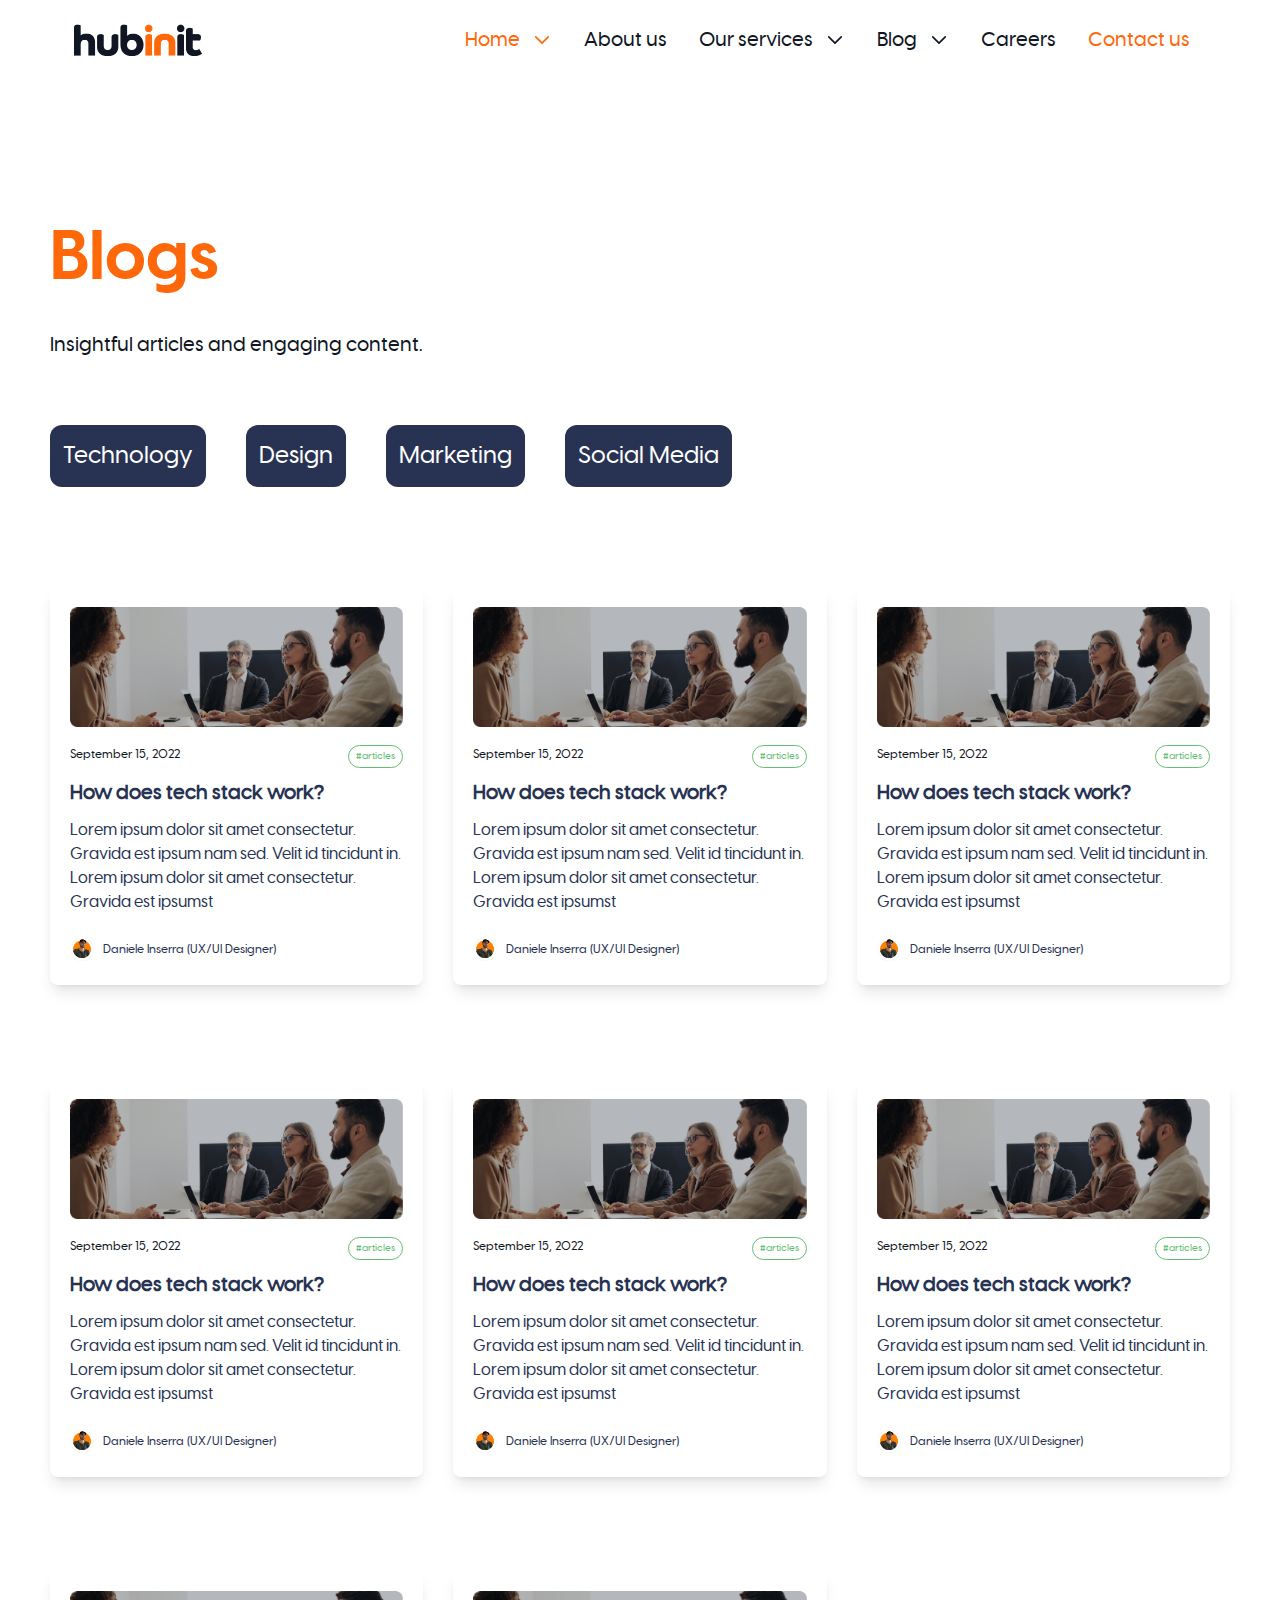
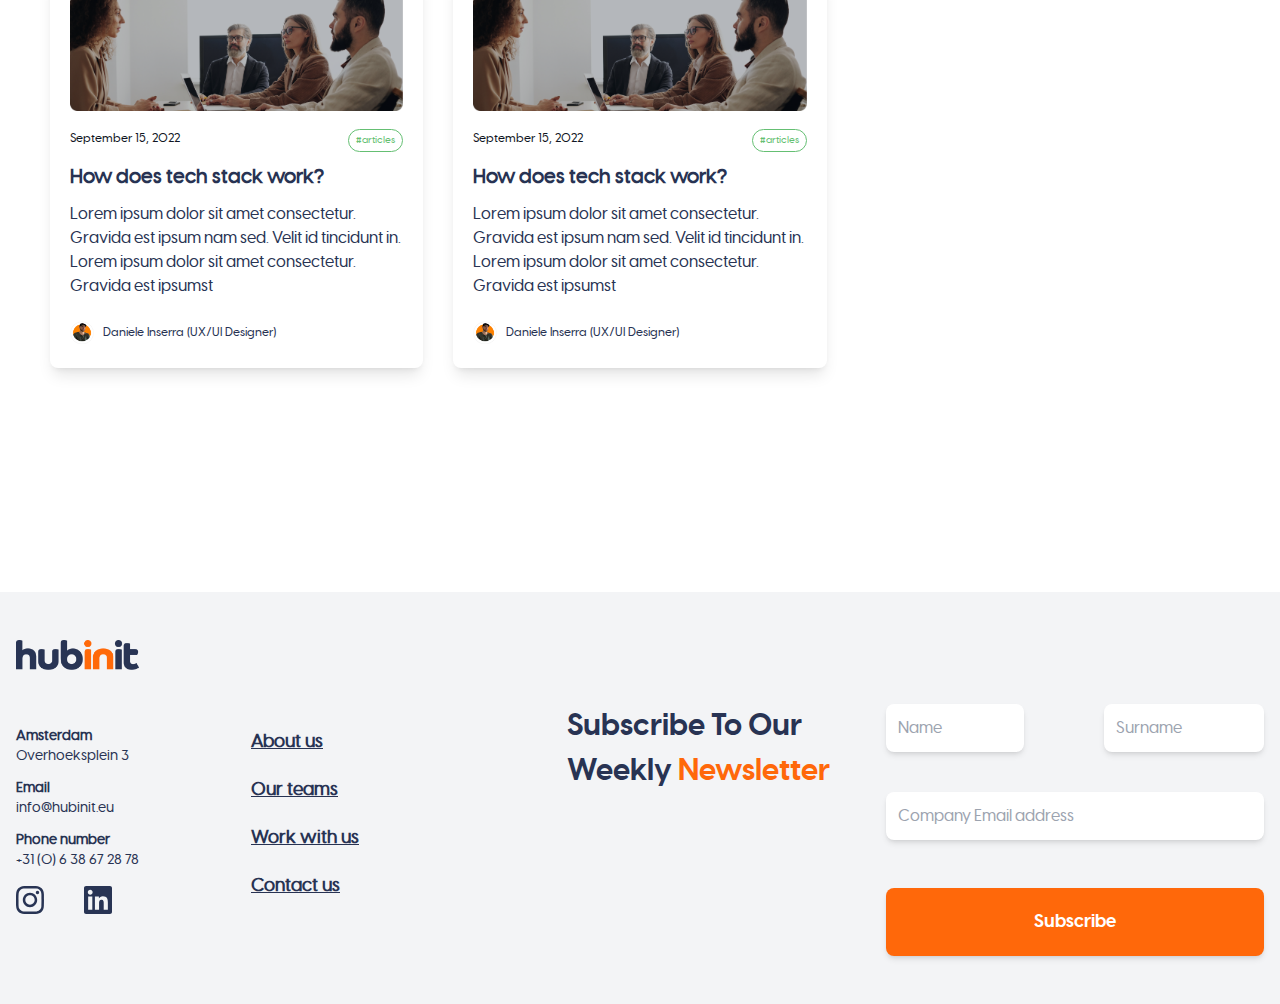
<file: blog-article.html>
<html lang="en">
  <head>
    <meta charset="UTF-8" />
    <link rel="icon" href="/favicon.ico" />
    <meta name="viewport" content="width=device-width, initial-scale=1.0" />
    <title>Hubinit | Articles</title>
    <link rel="stylesheet" href="css/tailwindcss.css" />
    <link rel="stylesheet" href="css/carousel.css"></script>
    <link rel="stylesheet" href="css/gotothetop.css"></script>
    <link rel="stylesheet" href="css/style.css" />
    <link rel="stylesheet" href="./owl-carousel/owl.carousel.css" />
    <link rel="stylesheet" href="./owl-carousel/owl.theme.css" />
    <script src="https://ajax.googleapis.com/ajax/libs/jquery/3.6.4/jquery.min.js"></script>
  </head>

  <body class="bg-white h-full" style="visibility: visible">
    <div
      id="app"
      class="w-full flex justify-center flex-col items-center textspaceodet overflow-clip"
      data-v-app=""
    >
      <header
        class="max-w-screen-desktop w-full desktop:px-[112px] tablet:px-[50px] flex flex-col align-middle items-center"
      >
        <!-- geater than table let  -->
        <div
          id="navbar-main"
          class="flex flex-row w-full h-20 p-6 align-middle subpixel-antialiased whitespace-nowrap"
        >
          <div class="w-1/3">
            <div
              class="justify-center align-middle items-center lg:w-32 md:w-28 w-24"
            >
              <a
                href="/"
                class="router-link-active router-link-exact-active cursor-pointer"
                aria-current="page"
                ><img src="images/images/logo2.png"
              /></a>
            </div>
          </div>
          <div
            class="w-2/3 justify-end flex flex-row xl:text-xl lg:text-lg md:text-md text-sm font-normal items-center align-middle texteerieblack"
          >
            <a
              href="index.html"
              class="router-link-active router-link-exact-active accentcolor xl:mx-2 md:mx-1 cursor-pointer xl:p-2 p-1 flex flex-row items-center"
              aria-current="page"
            >
              Home
              <svg
                xmlns="http://www.w3.org/2000/svg"
                fill="none"
                viewBox="0 0 24 24"
                stroke-width="1.5"
                stroke="currentColor"
                class="w-5 h-5 xl:ml-3 md:ml-1 stroke-2"
              >
                <path
                  stroke-linecap="round"
                  stroke-linejoin="round"
                  d="M19.5 8.25l-7.5 7.5-7.5-7.5"
                ></path></svg></a
            ><a
              href="aboutus.html"
              class="xl:mx-2 md:mx-1 cursor-pointer xl:p-2 p-1 flex flex-row"
            >
              About us</a
            ><a
              href="ourservices.html"
              class="xl:mx-2 md:mx-1 cursor-pointer xl:p-2 p-1 flex flex-row items-center"
            >
              Our services
              <svg
                xmlns="http://www.w3.org/2000/svg"
                fill="none"
                viewBox="0 0 24 24"
                stroke-width="1.5"
                stroke="currentColor"
                class="w-5 h-5 xl:ml-3 md:ml-1 stroke-2"
              >
                <path
                  stroke-linecap="round"
                  stroke-linejoin="round"
                  d="M19.5 8.25l-7.5 7.5-7.5-7.5"
                ></path></svg>
            </a>
            <a
              id="blog-menu"
              href="blog.html"
              class="xl:mx-2 md:mx-1 relative cursor-pointer xl:p-2 p-1 flex flex-row items-center"
            >
              Blog
              <svg
                id="openBlogNav"
                xmlns="http://www.w3.org/2000/svg"
                fill="none"
                viewBox="0 0 24 24"
                stroke-width="1.5"
                stroke="currentColor"
                class="w-5 h-5 xl:ml-3 md:ml-1 stroke-2"
              >
                <path
                  stroke-linecap="round"
                  stroke-linejoin="round"
                  d="M19.5 8.25l-7.5 7.5-7.5-7.5"
                ></path>
              </svg>
              <svg
                id="closeBlogNav" style="display: none;"
                class="w-[14px] h-[14px] xl:ml-[14px] mr-[4px] md:ml-1 stroke-2" viewBox="0 0 14 8" fill="none"
                xmlns="http://www.w3.org/2000/svg">
                <path d="M13 7L7 1L1 7" stroke="currentColor" stroke-width="1.5" stroke-linecap="round"
                    stroke-linejoin="round" />
              </svg>
              <div
                id="blog-nav"
                class="absolute cursor-default top-[45px]"
                style="display: none"
              >
                <div
                  class="rounded-xl texteerieblack bg-gray-100 flex flex-col gap-y-[27px] py-[20px] px-[15px] text-[16px] font-normal"
                >
                  <a href="/blog-articles.html" class="cursor-pointer"> Articles </a
                  ><a href="/blog.html#authors" class="cursor-pointer"> Authors</a>
                </div>
              </div>
            </a>
            <a
              href="careers.html"
              class="xl:mx-2 md:mx-1 cursor-pointer xl:p-2 p-1 flex flex-row"
            >
              Careers 
            </a>
            <a
              href="contactus.html"
              class="accentcolor xl:mx-2 md:mx-1 cursor-pointer xl:p-2 p-1 flex flex-row"
            >
              Contact us
            </a>
          </div>
        </div>

        <!-- mobile navbar -->
        <div id="navbar-mobile" class="flex relative flex-row w-full h-20 p-6 align-middle subpixel-antialiased whitespace-nowrap shadow-xl" style="display: none;">
          <button id="mobile-toggle" class="cursor-pointer">
            <svg id="icon1" width="30" height="30" viewBox="0 0 30 30" fill="none" xmlns="http://www.w3.org/2000/svg">
              <path fill-rule="evenodd" clip-rule="evenodd" d="M3.75 7.5C3.75 6.80964 4.30964 6.25 5 6.25H25C25.6904 6.25 26.25 6.80964 26.25 7.5C26.25 8.19036 25.6904 8.75 25 8.75H5C4.30964 8.75 3.75 8.19036 3.75 7.5Z" fill="#FF6909"></path>
              <path fill-rule="evenodd" clip-rule="evenodd" d="M3.75 15C3.75 14.3096 4.30964 13.75 5 13.75H25C25.6904 13.75 26.25 14.3096 26.25 15C26.25 15.6904 25.6904 16.25 25 16.25H5C4.30964 16.25 3.75 15.6904 3.75 15Z" fill="#FF6909"></path>
              <path fill-rule="evenodd" clip-rule="evenodd" d="M3.75 22.5C3.75 21.8096 4.30964 21.25 5 21.25H25C25.6904 21.25 26.25 21.8096 26.25 22.5C26.25 23.1904 25.6904 23.75 25 23.75H5C4.30964 23.75 3.75 23.1904 3.75 22.5Z" fill="#FF6909"></path>
            </svg>
            <svg id="icon2" width="30" height="30" viewBox="0 0 24 24" fill="none" xmlns="http://www.w3.org/2000/svg" style="display: none;">
              <path fill-rule="evenodd" clip-rule="evenodd"
                  d="M6.29289 6.29289C5.90237 6.68342 5.90237 7.31658 6.29289 7.70711L16.2929 17.7071C16.6834 18.0976 17.3166 18.0976 17.7071 17.7071C18.0976 17.3166 18.0976 16.6834 17.7071 16.2929L7.70711 6.29289C7.31658 5.90237 6.68342 5.90237 6.29289 6.29289Z"
                  fill="#FF6909" />
              <path fill-rule="evenodd" clip-rule="evenodd"
                  d="M17.7071 6.29289C18.0976 6.68342 18.0976 7.31658 17.7071 7.70711L7.70711 17.7071C7.31658 18.0976 6.68342 18.0976 6.29289 17.7071C5.90237 17.3166 5.90237 16.6834 6.29289 16.2929L16.2929 6.29289C16.6834 5.90237 17.3166 5.90237 17.7071 6.29289Z"
                  fill="#FF6909" />
            </svg>
          </button>
          <div id="navbar-collapse" class="absolute top-20 left-0 z-50" style="display: none;">
            <div class="rounded-xl bg-gray-100 flex flex-col p-5 px-14 text-[16px] font-normal">
              <a aria-current="page" href="/" class="router-link-active router-link-exact-active accentcolor mb-[32px]">Home </a>
              <a href="aboutus.html" class="mb-[32px]"> About us</a>
              <a href="ourservices.html" class="mb-[32px]"> Our services</a>
              <a href="blog.html" class="mb-[32px]"> Blogs </a>
              <a href="careers.html" class="mb-[32px]"> Careers </a>
              <a href="contactus.html" class="mb-[20px]"> Contact us </a>
            </div>
          </div>
          <div class="flex w-full justify-center">
            <img class="-ml-6" src="./images/images/logo.png"></div>
        </div>
      </header>  


      <div class="w-full flex flex-col items-center">
        <div
          class="max-w-screen-desktop w-full desktop:px-[112px] tablet:px-[50px] sm:px-[60px] px-[26px] flex flex-col align-middle items-center"
          style=""
        >
          <!--Blogs-->
          <div
            class="flex flex-col w-full tablet:mt-[128px] mobile:mt-[80px] mt-[40px]"
          >
            <span
              class="tablet:text-[68px] mobile:text-[40px] text-[35px] accentcolor font-bold primaryfont"
              >Blogs</span
            ><span
              class="tablet:text-[20px] mobile:text-[24px] text-[12px] tablet:font-normal texteerieblack mt-[20px]"
              >Insightful articles and engaging content.</span
            ><!--v-if-->
            <div
              class="flex mt-[65px] tablet:justify-start justify-center 2xl:text-[27px] xl:text-[24px] lg:text-[22px] tablet:text-[20px] sm:text-[17px] text-[14px] text-white lg:gap-[40px] gap-[20px]"
            >
              <a
                href="/blog/Technology"
                class="bgspaceodet tablet:p-[13px] sm:p-[8px] p-[6px] rounded-xl h-fit"
              >
                Technology </a
              ><a
                href="/blog/Design"
                class="bgspaceodet tablet:p-[13px] sm:p-[8px] p-[6px] rounded-xl h-fit"
              >
                Design </a
              ><a
                href="/blog/Marketing"
                class="bgspaceodet tablet:p-[13px] sm:p-[8px] p-[6px] rounded-xl h-fit"
              >
                Marketing </a
              ><a
                href="/blog/SocialMedia"
                class="bgspaceodet whitespace-nowrap tablet:p-[13px] sm:p-[8px] p-[6px] rounded-xl h-fit"
              >
                Social Media
              </a>
            </div>
          </div>
          <div
            class="mt-[100px] grid xl:grid-cols-3 tablet:grid-cols-2 grid-cols-1 gap-x-[30px] tablet:gap-y-[70px] gap-y-[30px] tablet:mb-[200px] mb-[85px]"
          >
            <a href="/blog/article/articles" class="col-span-1"
              ><div
                class="rounded-lg shadow-lg flex flex-col p-[20px] mobile:pb-[24px] tablet:mb-6 mb-3"
              >
                <img class="w-full" src="images/images/blog4.png" />
                <div class="flex justify-between texteerieblack mt-[18px]">
                  <span class="text-[12px]">September 15, 2022</span
                  ><span
                    class="green border rounded-full h-fit px-[7px] py-[3px] text-[10px]"
                    >#articles</span
                  >
                </div>
                <span class="font-bold text-[20px] mt-[10px] text-left"
                  >How does tech stack work?</span
                ><span class="mt-[10px] text-left"
                  >Lorem ipsum dolor sit amet consectetur. Gravida est ipsum nam
                  sed. Velit id tincidunt in. Lorem ipsum dolor sit amet
                  consectetur. Gravida est ipsumst</span
                >
                <div class="flex items-center align-middle mt-[23px]">
                  <img
                    class="w-[24px]"
                    src="images/images/circle.png"
                  /><span class="ml-[9px] text-[12px]"
                    >Daniele Inserra (UX/UI Designer)</span
                  >
                </div>
              </div></a
            ><a href="/blog/article/articles" class="col-span-1"
              ><div
                class="rounded-lg shadow-lg flex flex-col p-[20px] mobile:pb-[24px] tablet:mb-6 mb-3"
              >
                <img class="w-full" src="images/images/blog4.png" />
                <div class="flex justify-between texteerieblack mt-[18px]">
                  <span class="text-[12px]">September 15, 2022</span
                  ><span
                    class="green border rounded-full h-fit px-[7px] py-[3px] text-[10px]"
                    >#articles</span
                  >
                </div>
                <span class="font-bold text-[20px] mt-[10px] text-left"
                  >How does tech stack work?</span
                ><span class="mt-[10px] text-left"
                  >Lorem ipsum dolor sit amet consectetur. Gravida est ipsum nam
                  sed. Velit id tincidunt in. Lorem ipsum dolor sit amet
                  consectetur. Gravida est ipsumst</span
                >
                <div class="flex items-center align-middle mt-[23px]">
                  <img
                    class="w-[24px]"
                    src="images/images/circle.png"
                  /><span class="ml-[9px] text-[12px]"
                    >Daniele Inserra (UX/UI Designer)</span
                  >
                </div>
              </div></a
            ><a href="/blog/article/articles" class="col-span-1"
              ><div
                class="rounded-lg shadow-lg flex flex-col p-[20px] mobile:pb-[24px] tablet:mb-6 mb-3"
              >
                <img class="w-full" src="images/images/blog4.png" />
                <div class="flex justify-between texteerieblack mt-[18px]">
                  <span class="text-[12px]">September 15, 2022</span
                  ><span
                    class="green border rounded-full h-fit px-[7px] py-[3px] text-[10px]"
                    >#articles</span
                  >
                </div>
                <span class="font-bold text-[20px] mt-[10px] text-left"
                  >How does tech stack work?</span
                ><span class="mt-[10px] text-left"
                  >Lorem ipsum dolor sit amet consectetur. Gravida est ipsum nam
                  sed. Velit id tincidunt in. Lorem ipsum dolor sit amet
                  consectetur. Gravida est ipsumst</span
                >
                <div class="flex items-center align-middle mt-[23px]">
                  <img
                    class="w-[24px]"
                    src="images/images/circle.png"
                  /><span class="ml-[9px] text-[12px]"
                    >Daniele Inserra (UX/UI Designer)</span
                  >
                </div>
              </div></a
            ><a href="/blog/article/articles" class="col-span-1"
              ><div
                class="rounded-lg shadow-lg flex flex-col p-[20px] mobile:pb-[24px] tablet:mb-6 mb-3"
              >
                <img class="w-full" src="images/images/blog4.png" />
                <div class="flex justify-between texteerieblack mt-[18px]">
                  <span class="text-[12px]">September 15, 2022</span
                  ><span
                    class="green border rounded-full h-fit px-[7px] py-[3px] text-[10px]"
                    >#articles</span
                  >
                </div>
                <span class="font-bold text-[20px] mt-[10px] text-left"
                  >How does tech stack work?</span
                ><span class="mt-[10px] text-left"
                  >Lorem ipsum dolor sit amet consectetur. Gravida est ipsum nam
                  sed. Velit id tincidunt in. Lorem ipsum dolor sit amet
                  consectetur. Gravida est ipsumst</span
                >
                <div class="flex items-center align-middle mt-[23px]">
                  <img
                    class="w-[24px]"
                    src="images/images/circle.png"
                  /><span class="ml-[9px] text-[12px]"
                    >Daniele Inserra (UX/UI Designer)</span
                  >
                </div>
              </div></a
            ><a href="/blog/article/articles" class="col-span-1"
              ><div
                class="rounded-lg shadow-lg flex flex-col p-[20px] mobile:pb-[24px] tablet:mb-6 mb-3"
              >
                <img class="w-full" src="images/images/blog4.png" />
                <div class="flex justify-between texteerieblack mt-[18px]">
                  <span class="text-[12px]">September 15, 2022</span
                  ><span
                    class="green border rounded-full h-fit px-[7px] py-[3px] text-[10px]"
                    >#articles</span
                  >
                </div>
                <span class="font-bold text-[20px] mt-[10px] text-left"
                  >How does tech stack work?</span
                ><span class="mt-[10px] text-left"
                  >Lorem ipsum dolor sit amet consectetur. Gravida est ipsum nam
                  sed. Velit id tincidunt in. Lorem ipsum dolor sit amet
                  consectetur. Gravida est ipsumst</span
                >
                <div class="flex items-center align-middle mt-[23px]">
                  <img
                    class="w-[24px]"
                    src="images/images/circle.png"
                  /><span class="ml-[9px] text-[12px]"
                    >Daniele Inserra (UX/UI Designer)</span
                  >
                </div>
              </div></a
            ><a href="/blog/article/articles" class="col-span-1"
              ><div
                class="rounded-lg shadow-lg flex flex-col p-[20px] mobile:pb-[24px] tablet:mb-6 mb-3"
              >
                <img class="w-full" src="images/images/blog4.png" />
                <div class="flex justify-between texteerieblack mt-[18px]">
                  <span class="text-[12px]">September 15, 2022</span
                  ><span
                    class="green border rounded-full h-fit px-[7px] py-[3px] text-[10px]"
                    >#articles</span
                  >
                </div>
                <span class="font-bold text-[20px] mt-[10px] text-left"
                  >How does tech stack work?</span
                ><span class="mt-[10px] text-left"
                  >Lorem ipsum dolor sit amet consectetur. Gravida est ipsum nam
                  sed. Velit id tincidunt in. Lorem ipsum dolor sit amet
                  consectetur. Gravida est ipsumst</span
                >
                <div class="flex items-center align-middle mt-[23px]">
                  <img
                    class="w-[24px]"
                    src="images/images/circle.png"
                  /><span class="ml-[9px] text-[12px]"
                    >Daniele Inserra (UX/UI Designer)</span
                  >
                </div>
              </div></a
            ><a href="/blog/article/articles" class="col-span-1"
              ><div
                class="rounded-lg shadow-lg flex flex-col p-[20px] mobile:pb-[24px] tablet:mb-6 mb-3"
              >
                <img class="w-full" src="images/images/blog4.png" />
                <div class="flex justify-between texteerieblack mt-[18px]">
                  <span class="text-[12px]">September 15, 2022</span
                  ><span
                    class="green border rounded-full h-fit px-[7px] py-[3px] text-[10px]"
                    >#articles</span
                  >
                </div>
                <span class="font-bold text-[20px] mt-[10px] text-left"
                  >How does tech stack work?</span
                ><span class="mt-[10px] text-left"
                  >Lorem ipsum dolor sit amet consectetur. Gravida est ipsum nam
                  sed. Velit id tincidunt in. Lorem ipsum dolor sit amet
                  consectetur. Gravida est ipsumst</span
                >
                <div class="flex items-center align-middle mt-[23px]">
                  <img
                    class="w-[24px]"
                    src="images/images/circle.png"
                  /><span class="ml-[9px] text-[12px]"
                    >Daniele Inserra (UX/UI Designer)</span
                  >
                </div>
              </div></a
            ><a href="/blog/article/articles" class="col-span-1"
              ><div
                class="rounded-lg shadow-lg flex flex-col p-[20px] mobile:pb-[24px] tablet:mb-6 mb-3"
              >
                <img class="w-full" src="images/images/blog4.png" />
                <div class="flex justify-between texteerieblack mt-[18px]">
                  <span class="text-[12px]">September 15, 2022</span
                  ><span
                    class="green border rounded-full h-fit px-[7px] py-[3px] text-[10px]"
                    >#articles</span
                  >
                </div>
                <span class="font-bold text-[20px] mt-[10px] text-left"
                  >How does tech stack work?</span
                ><span class="mt-[10px] text-left"
                  >Lorem ipsum dolor sit amet consectetur. Gravida est ipsum nam
                  sed. Velit id tincidunt in. Lorem ipsum dolor sit amet
                  consectetur. Gravida est ipsumst</span
                >
                <div class="flex items-center align-middle mt-[23px]">
                  <img
                    class="w-[24px]"
                    src="images/images/circle.png"
                  /><span class="ml-[9px] text-[12px]"
                    >Daniele Inserra (UX/UI Designer)</span
                  >
                </div>
              </div></a
            >
          </div>
          <!--v-if-->
        </div>
      </div>
      <div
        id="goToTheTopDiv"
        class="sticky w-full justify-center bottom-2 flex z-50 pointer-events-none" style="visibility: hidden"
      >
        <div class="max-w-screen-2xl w-full flex justify-end -mt-40 -ml-[20px]">
          <div class="absolute">
            <div class="z-50 text-white lg:text-xl mobile:text-lg text-md">
              <a
                id="goToTheTop"
                href="#"
                class="rounded-3xl lg:p-7 mobile:p-6 p-4 bgblazeorange z-50 relative pointer-events-auto"
                ><span class="lg:mr-20 mr-16">Go to the top</span>
                <div
                  class="absolute overflow-hidden lg:-mt-28 -mt-20 lg:left-28 mobile:left-28 left-28"
                >
                  <img
                    class="rocketAnim"
                    src="images/images/smallrocket.png"
                  />
                  <img
                    class="absolute rocketAnim2"
                    src="images/images/smallrocket.png"
                  />
                </div
              ></a>
            </div>
          </div>
        </div>
      </div>
      <footer
        class="h-fit bg-gray-100 w-full justify-center flex p-4 pb-12 z-30"
      >
        <div
          class="max-w-screen-2xl w-full flex sm:flex-row flex-col justify-start mt-8 whitespace-nowrap"
        >
          <div class="flex tablet:flex-row flex-col">
            <!--v-if-->
            <div class="flex flex-col text-sm">
              <img
                class="sm:w-[220px] w-[160px]"
                src="images/images/logo.png"
              /><span class="mt-14 font-bold">Amsterdam</span
              ><span class="font-medium">Overhoeksplein 3</span
              ><span class="mt-3 font-bold">Email</span
              ><span class="font-medium">info@hubinit.eu</span
              ><span class="mt-3 font-bold">Phone number</span
              ><span class="font-medium">+31 (0) 6 38 67 28 78</span>
              <div class="flex flex-row mt-4">
                <svg
                  width="28"
                  height="28"
                  viewBox="0 0 28 28"
                  class="mr-10"
                  fill="none"
                  xmlns="http://www.w3.org/2000/svg"
                >
                  <g clip-path="url(#clip0_1090_4075)">
                    <path
                      d="M14 2.52109C17.7406 2.52109 18.1836 2.5375 19.6547 2.60312C21.0219 2.66328 21.7602 2.89297 22.2523 3.08438C22.9031 3.33594 23.3734 3.64219 23.8602 4.12891C24.3523 4.62109 24.6531 5.08594 24.9047 5.73672C25.0961 6.22891 25.3258 6.97266 25.3859 8.33437C25.4516 9.81094 25.468 10.2539 25.468 13.9891C25.468 17.7297 25.4516 18.1727 25.3859 19.6438C25.3258 21.0109 25.0961 21.7492 24.9047 22.2414C24.6531 22.8922 24.3469 23.3625 23.8602 23.8492C23.368 24.3414 22.9031 24.6422 22.2523 24.8938C21.7602 25.0852 21.0164 25.3148 19.6547 25.375C18.1781 25.4406 17.7352 25.457 14 25.457C10.2594 25.457 9.81641 25.4406 8.34531 25.375C6.97813 25.3148 6.23984 25.0852 5.74766 24.8938C5.09688 24.6422 4.62656 24.3359 4.13984 23.8492C3.64766 23.357 3.34687 22.8922 3.09531 22.2414C2.90391 21.7492 2.67422 21.0055 2.61406 19.6438C2.54844 18.1672 2.53203 17.7242 2.53203 13.9891C2.53203 10.2484 2.54844 9.80547 2.61406 8.33437C2.67422 6.96719 2.90391 6.22891 3.09531 5.73672C3.34687 5.08594 3.65312 4.61562 4.13984 4.12891C4.63203 3.63672 5.09688 3.33594 5.74766 3.08438C6.23984 2.89297 6.98359 2.66328 8.34531 2.60312C9.81641 2.5375 10.2594 2.52109 14 2.52109ZM14 0C10.1992 0 9.72344 0.0164062 8.23047 0.0820312C6.74297 0.147656 5.72031 0.388281 4.83438 0.732812C3.91016 1.09375 3.12813 1.56953 2.35156 2.35156C1.56953 3.12812 1.09375 3.91016 0.732812 4.82891C0.388281 5.72031 0.147656 6.7375 0.0820313 8.225C0.0164063 9.72344 0 10.1992 0 14C0 17.8008 0.0164063 18.2766 0.0820313 19.7695C0.147656 21.257 0.388281 22.2797 0.732812 23.1656C1.09375 24.0898 1.56953 24.8719 2.35156 25.6484C3.12813 26.425 3.91016 26.9062 4.82891 27.2617C5.72031 27.6062 6.7375 27.8469 8.225 27.9125C9.71797 27.9781 10.1937 27.9945 13.9945 27.9945C17.7953 27.9945 18.2711 27.9781 19.7641 27.9125C21.2516 27.8469 22.2742 27.6062 23.1602 27.2617C24.0789 26.9062 24.8609 26.425 25.6375 25.6484C26.4141 24.8719 26.8953 24.0898 27.2508 23.1711C27.5953 22.2797 27.8359 21.2625 27.9016 19.775C27.9672 18.282 27.9836 17.8063 27.9836 14.0055C27.9836 10.2047 27.9672 9.72891 27.9016 8.23594C27.8359 6.74844 27.5953 5.72578 27.2508 4.83984C26.9062 3.91016 26.4305 3.12812 25.6484 2.35156C24.8719 1.575 24.0898 1.09375 23.1711 0.738281C22.2797 0.39375 21.2625 0.153125 19.775 0.0875C18.2766 0.0164063 17.8008 0 14 0Z"
                      fill="#283454"
                    ></path>
                    <path
                      d="M14 6.80859C10.0297 6.80859 6.80859 10.0297 6.80859 14C6.80859 17.9703 10.0297 21.1914 14 21.1914C17.9703 21.1914 21.1914 17.9703 21.1914 14C21.1914 10.0297 17.9703 6.80859 14 6.80859ZM14 18.6648C11.4242 18.6648 9.33516 16.5758 9.33516 14C9.33516 11.4242 11.4242 9.33516 14 9.33516C16.5758 9.33516 18.6648 11.4242 18.6648 14C18.6648 16.5758 16.5758 18.6648 14 18.6648Z"
                      fill="#283454"
                    ></path>
                    <path
                      d="M23.1547 6.52461C23.1547 7.4543 22.4 8.20352 21.4758 8.20352C20.5461 8.20352 19.7969 7.44883 19.7969 6.52461C19.7969 5.59492 20.5516 4.8457 21.4758 4.8457C22.4 4.8457 23.1547 5.60039 23.1547 6.52461Z"
                      fill="#283454"
                    ></path>
                  </g>
                  <defs>
                    <clipPath id="clip0_1090_4075">
                      <rect width="28" height="28" fill="white"></rect>
                    </clipPath>
                  </defs>
                  </svg>
                  <svg
                  width="28"
                  height="28"
                  viewBox="0 0 28 28"
                  fill="none"
                  xmlns="http://www.w3.org/2000/svg"
                >
                  <path
                    d="M25.9273 0H2.06719C0.924219 0 0 0.902344 0 2.01797V25.9766C0 27.0922 0.924219 28 2.06719 28H25.9273C27.0703 28 28 27.0922 28 25.982V2.01797C28 0.902344 27.0703 0 25.9273 0ZM8.30703 23.8602H4.15078V10.4945H8.30703V23.8602ZM6.22891 8.67344C4.89453 8.67344 3.81719 7.59609 3.81719 6.26719C3.81719 4.93828 4.89453 3.86094 6.22891 3.86094C7.55781 3.86094 8.63516 4.93828 8.63516 6.26719C8.63516 7.59062 7.55781 8.67344 6.22891 8.67344ZM23.8602 23.8602H19.7094V17.3633C19.7094 15.8156 19.682 13.8195 17.5492 13.8195C15.3891 13.8195 15.0609 15.5094 15.0609 17.2539V23.8602H10.9156V10.4945H14.8969V12.3211H14.9516C15.5039 11.2711 16.8602 10.1609 18.8781 10.1609C23.0836 10.1609 23.8602 12.9281 23.8602 16.5266V23.8602Z"
                    fill="#283454"
                  ></path>
                </svg>
              </div>
            </div>
            <div
              class="flex flex-col text-lg font-semibold underline tablet:mt-32 mt-20 xl:ml-28 tablet:ml-10 whitespace-nowrap"
            >
              <span class="-mt-10">About us</span
              ><span class="mt-5">Our teams</span
              ><span class="mt-5">Work with us</span
              ><span class="mt-5">Contact us</span>
            </div>
          </div>
          <div
            class="flex lg:flex-row flex-col w-full xl:ml-52 lg:ml-28 sm:ml-16 sm:mt-0 mt-16"
          >
            <div
              class="lg:text-3xl lg:leading-normal md:text-2xl sm:text-xl text-[32px] font-bold lg:mt-16 tablet:mt-6 mt-3 whitespace-nowrap primaryfont"
            >
              Subscribe To Our<br />
              Weekly <span class="accentcolor"> Newsletter</span>
            </div>
            <div
              class="lg:mt-16 tablet:mt-2 mt-[40px] lg:ml-14 flex flex-col flex-grow text-gray-400 w-full"
            >
              <div class="flex tablet:flex-row flex-col">
                <div
                  class="bg-white flex-grow p-3 rounded-lg shadow-md tablet:mr-10"
                >
                  <span>Name</span>
                </div>
                <div
                  class="bg-white flex-grow p-3 rounded-lg shadow-md xl:ml-10 tablet:mt-0 mt-7 tablet:mr-0"
                >
                  <span>Surname</span>
                </div>
              </div>
              <div class="flex flex-row xl:mt-10 lg:mt-8 mt-7">
                <div class="bg-white flex-grow p-3 rounded-lg shadow-md">
                  <span>Company Email address</span>
                </div>
              </div>
              <div class="flex flex-row xl:mt-12 lg:mt-10 tablet:mt-8 mt-7">
                <button
                  class="bgblazeorange flex-grow tablet:p-5 p-3 rounded-lg text-lg shadow-md text-white primaryfont"
                >
                  <span>Subscribe</span>
                </button>
              </div>
            </div>
          </div>
          <!--v-if-->
        </div>
      </footer>
    </div>
    <script type="text/javascript" src="./owl-carousel/owl.carousel.js"></script>
    <script type="text/javascript" src="./js/gototop.js"></script>
    <script type="text/javascript" src="./js/navbar.js"></script>
    <script>
      $(document).ready(function () {
        $(".owl-carousel").owlCarousel({
            items: 4
        })
      });
    </script>
  </body>
</html>
</file>
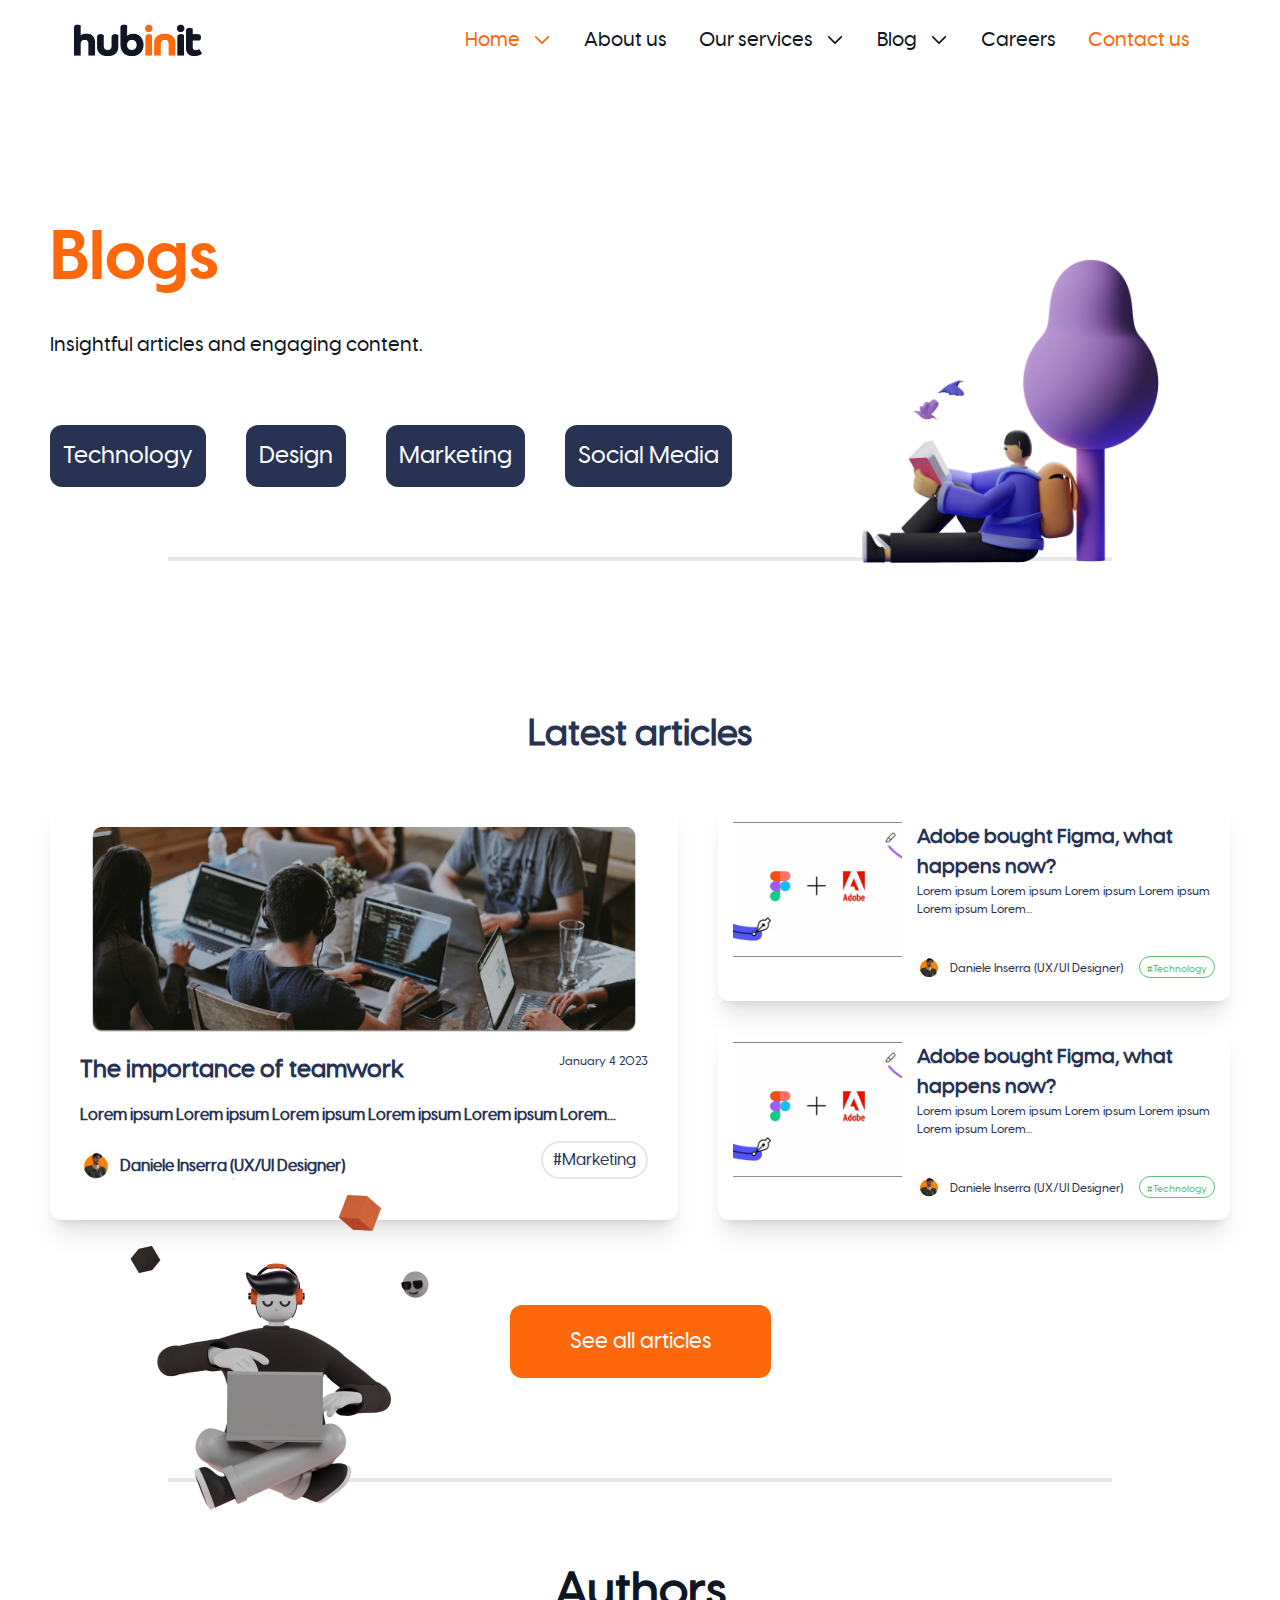
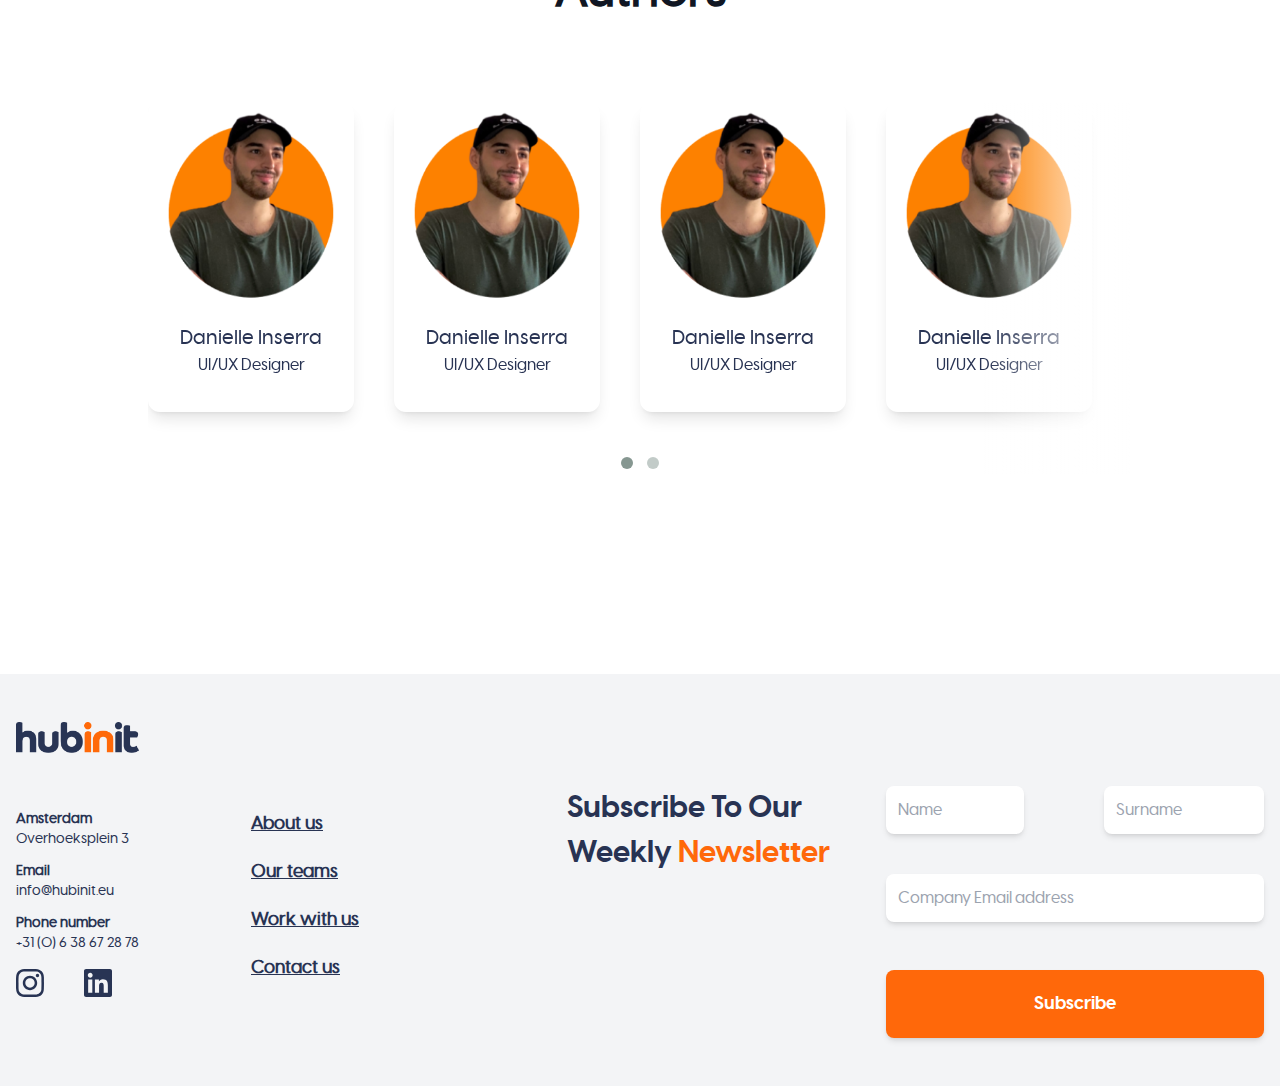
<file: blog.html>
<html lang="en">
  <head>
    <meta charset="UTF-8" />
    <link rel="icon" href="/favicon.ico" />
    <meta name="viewport" content="width=device-width, initial-scale=1.0" />
    <title>Hubinit | Blog</title>
    <link rel="stylesheet" href="css/tailwindcss.css" />
    <link rel="stylesheet" href="css/carousel.css"></script>
    <link rel="stylesheet" href="css/gotothetop.css"></script>
    <link rel="stylesheet" href="css/style.css" />
    <link rel="stylesheet" href="./owl-carousel/owl.carousel.css" />
    <link rel="stylesheet" href="./owl-carousel/owl.theme.css" />
    <script src="https://ajax.googleapis.com/ajax/libs/jquery/3.6.4/jquery.min.js"></script>
  </head>

  <body class="bg-white h-full" style="visibility: visible">
    <div
      id="app"
      class="w-full flex justify-center flex-col items-center textspaceodet overflow-clip"
      data-v-app=""
    >
      <header
        class="max-w-screen-desktop w-full desktop:px-[112px] tablet:px-[50px] flex flex-col align-middle items-center"
      >
        <!-- geater than table let  -->
        <div
          id="navbar-main"
          class="flex flex-row w-full h-20 p-6 align-middle subpixel-antialiased whitespace-nowrap"
        >
          <div class="w-1/3">
            <div
              class="justify-center align-middle items-center lg:w-32 md:w-28 w-24"
            >
              <a
                href="/"
                class="router-link-active router-link-exact-active cursor-pointer"
                aria-current="page"
                ><img src="images/images/logo2.png"
              /></a>
            </div>
          </div>
          <div
            class="w-2/3 justify-end flex flex-row xl:text-xl lg:text-lg md:text-md text-sm font-normal items-center align-middle texteerieblack"
          >
            <a
              href="index.html"
              class="router-link-active router-link-exact-active accentcolor xl:mx-2 md:mx-1 cursor-pointer xl:p-2 p-1 flex flex-row items-center"
              aria-current="page"
            >
              Home
              <svg
                xmlns="http://www.w3.org/2000/svg"
                fill="none"
                viewBox="0 0 24 24"
                stroke-width="1.5"
                stroke="currentColor"
                class="w-5 h-5 xl:ml-3 md:ml-1 stroke-2"
              >
                <path
                  stroke-linecap="round"
                  stroke-linejoin="round"
                  d="M19.5 8.25l-7.5 7.5-7.5-7.5"
                ></path></svg></a
            ><a
              href="aboutus.html"
              class="xl:mx-2 md:mx-1 cursor-pointer xl:p-2 p-1 flex flex-row"
            >
              About us</a
            ><a
              href="ourservices.html"
              class="xl:mx-2 md:mx-1 cursor-pointer xl:p-2 p-1 flex flex-row items-center"
            >
              Our services
              <svg
                xmlns="http://www.w3.org/2000/svg"
                fill="none"
                viewBox="0 0 24 24"
                stroke-width="1.5"
                stroke="currentColor"
                class="w-5 h-5 xl:ml-3 md:ml-1 stroke-2"
              >
                <path
                  stroke-linecap="round"
                  stroke-linejoin="round"
                  d="M19.5 8.25l-7.5 7.5-7.5-7.5"
                ></path></svg></a
            ><a
              href="blog.html"
              class="xl:mx-2 md:mx-1 relative cursor-pointer xl:p-2 p-1 flex flex-row items-center"
            >
              Blog
              <svg
                xmlns="http://www.w3.org/2000/svg"
                fill="none"
                viewBox="0 0 24 24"
                stroke-width="1.5"
                stroke="currentColor"
                class="w-5 h-5 xl:ml-3 md:ml-1 stroke-2"
              >
                <path
                  stroke-linecap="round"
                  stroke-linejoin="round"
                  d="M19.5 8.25l-7.5 7.5-7.5-7.5"
                ></path>
              </svg>
              <div
                class="absolute cursor-default top-[45px] left-0"
                style="display: none"
              >
                <div
                  class="rounded-xl texteerieblack bg-gray-100 flex flex-col gap-y-[27px] py-[20px] px-[15px] text-[16px] font-normal"
                >
                  <a href="/blog-articles.html" class="cursor-pointer"> Articles </a
                  ><a href="/blog.html#authors" class="cursor-pointer"> Authors</a>
                </div>
              </div></a
            ><a
              href="careers.html"
              class="xl:mx-2 md:mx-1 cursor-pointer xl:p-2 p-1 flex flex-row"
            >
              Careers </a
            ><a
              href="contactus.html"
              class="accentcolor xl:mx-2 md:mx-1 cursor-pointer xl:p-2 p-1 flex flex-row"
            >
              Contact us</a
            >
          </div>
        </div>

        <!-- mobile navbar -->
        <div id="navbar-mobile" class="flex relative flex-row w-full h-20 p-6 align-middle subpixel-antialiased whitespace-nowrap shadow-xl" style="display: none;">
          <button id="mobile-toggle" class="cursor-pointer">
            <svg id="icon1" width="30" height="30" viewBox="0 0 30 30" fill="none" xmlns="http://www.w3.org/2000/svg">
              <path fill-rule="evenodd" clip-rule="evenodd" d="M3.75 7.5C3.75 6.80964 4.30964 6.25 5 6.25H25C25.6904 6.25 26.25 6.80964 26.25 7.5C26.25 8.19036 25.6904 8.75 25 8.75H5C4.30964 8.75 3.75 8.19036 3.75 7.5Z" fill="#FF6909"></path>
              <path fill-rule="evenodd" clip-rule="evenodd" d="M3.75 15C3.75 14.3096 4.30964 13.75 5 13.75H25C25.6904 13.75 26.25 14.3096 26.25 15C26.25 15.6904 25.6904 16.25 25 16.25H5C4.30964 16.25 3.75 15.6904 3.75 15Z" fill="#FF6909"></path>
              <path fill-rule="evenodd" clip-rule="evenodd" d="M3.75 22.5C3.75 21.8096 4.30964 21.25 5 21.25H25C25.6904 21.25 26.25 21.8096 26.25 22.5C26.25 23.1904 25.6904 23.75 25 23.75H5C4.30964 23.75 3.75 23.1904 3.75 22.5Z" fill="#FF6909"></path>
            </svg>
            <svg id="icon2" width="30" height="30" viewBox="0 0 24 24" fill="none" xmlns="http://www.w3.org/2000/svg" style="display: none;">
              <path fill-rule="evenodd" clip-rule="evenodd"
                  d="M6.29289 6.29289C5.90237 6.68342 5.90237 7.31658 6.29289 7.70711L16.2929 17.7071C16.6834 18.0976 17.3166 18.0976 17.7071 17.7071C18.0976 17.3166 18.0976 16.6834 17.7071 16.2929L7.70711 6.29289C7.31658 5.90237 6.68342 5.90237 6.29289 6.29289Z"
                  fill="#FF6909" />
              <path fill-rule="evenodd" clip-rule="evenodd"
                  d="M17.7071 6.29289C18.0976 6.68342 18.0976 7.31658 17.7071 7.70711L7.70711 17.7071C7.31658 18.0976 6.68342 18.0976 6.29289 17.7071C5.90237 17.3166 5.90237 16.6834 6.29289 16.2929L16.2929 6.29289C16.6834 5.90237 17.3166 5.90237 17.7071 6.29289Z"
                  fill="#FF6909" />
            </svg>
          </button>
          <div id="navbar-collapse" class="absolute top-20 left-0 z-50" style="display: none;">
            <div class="rounded-xl bg-gray-100 flex flex-col p-5 px-14 text-[16px] font-normal">
              <a aria-current="page" href="/" class="router-link-active router-link-exact-active accentcolor mb-[32px]">Home </a>
              <a href="aboutus.html" class="mb-[32px]"> About us</a>
              <a href="ourservices.html" class="mb-[32px]"> Our services</a>
              <a href="blog.html" class="mb-[32px]"> Blogs </a>
              <a href="careers.html" class="mb-[32px]"> Careers </a>
              <a href="contactus.html" class="mb-[20px]"> Contact us </a>
            </div>
          </div>
          <div class="flex w-full justify-center">
            <img class="-ml-6" src="./images/images/logo.png"></div>
        </div>
      </header>

      <div class="w-full flex flex-col items-center">
        <div
          class="max-w-screen-desktop w-full desktop:px-[112px] tablet:px-[50px] sm:px-[60px] px-[26px] flex flex-col align-middle items-center"
          style=""
        >
          <!--Blogs-->
          <div
            class="flex flex-col w-full tablet:mt-[128px] mobile:mt-[80px] mt-[40px]"
          >
            <span
              class="tablet:text-[68px] mobile:text-[40px] text-[35px] accentcolor font-bold primaryfont"
              >Blogs</span
            ><span
              class="tablet:text-[20px] mobile:text-[24px] text-[12px] tablet:font-normal texteerieblack mt-[20px]"
              >Insightful articles and engaging content.</span
            ><!--v-if-->
            <div
              class="flex mt-[65px] tablet:justify-start justify-center 2xl:text-[27px] xl:text-[24px] lg:text-[22px] tablet:text-[20px] sm:text-[17px] text-[14px] text-white lg:gap-[40px] gap-[20px]"
            >
              <a
                href="#Technology"
                class="bgspaceodet tablet:p-[13px] sm:p-[8px] p-[6px] rounded-xl h-fit"
              >
                Technology </a
              ><a
                href="#Design"
                class="bgspaceodet tablet:p-[13px] sm:p-[8px] p-[6px] rounded-xl h-fit"
              >
                Design </a
              ><a
                href="#Marketing"
                class="bgspaceodet tablet:p-[13px] sm:p-[8px] p-[6px] rounded-xl h-fit"
              >
                Marketing </a
              ><a
                href="#SocialMedia"
                class="bgspaceodet whitespace-nowrap tablet:p-[13px] sm:p-[8px] p-[6px] rounded-xl h-fit"
              >
                Social Media
              </a>
            </div>
          </div>
          <div
            class="lg:mt-[70px] tablet:mt-[200px] w-4/5 border-t-4 h-20 border-gray-200 relative"
          >
            <img
              class="absolute w-[400px] right-[-10%] bottom-[-7%] pointer-events-none"
              src="images/images/tree.png"
            />
          </div>
          <!--Latest articles-->
          <div class="mt-[70px] flex flex-col w-full">
            <div
              class="textspaceodet font-bold tablet:text-[36px] text-[25px] justify-center w-full flex"
            >
              <span>Latest </span
              ><span
                class="tablet:textspaceodet mobile:textblazeorange textspaceodet"
                >&nbsp;articles</span
              >
            </div>
            <div
              class="mt-[40px] flex xl:flex-row flex-col w-full 2xl:gap-[110px] tablet:gap-[40px] gap-y-[30px] textspaceodet"
            >
              <div
                class="xl:w-[55%] flex flex-col shadow-xl rounded-xl sm:pt-[26px] pt-[20px] sm:px-[30px] px-[20px] sm:pb-[10px] pb-[26px]"
              >
                <img
                  class="px-[12px]"
                  src="images/images/blog1.png"
                /><!--v-if-->
                <div
                  class="flex justify-between sm:mt-[20px] mt-[15px] align-top"
                >
                  <span class="font-bold sm:text-[24px] text-[22px]"
                    >The importance of teamwork</span
                  ><span class="text-[12px]">January 4 2023</span>
                </div>
                <span
                  class="sm:mt-[15px] mt-[10px] sm:text-[16px] text-[14px] sm:font-semibold"
                  >Lorem ipsum Lorem ipsum Lorem ipsum Lorem ipsum Lorem ipsum
                  Lorem...</span
                >
                <div class="flex justify-between mt-[14px]">
                  <div
                    class="flex mt-[9px] align-middle text-center items-center"
                  >
                    <img
                      class="w-[10%]"
                      src="images/images/circle.png"
                    /><span
                      class="sm:text-[16px] text-[12px] ml-[8px] font-bold"
                      >Daniele Inserra (UX/UI Designer)</span
                    >
                  </div>
                  <div
                    class="blazeorange items-center align-middle border-2 rounded-full h-fit py-[5px] px-[10px]"
                  >
                    #Marketing
                  </div>
                </div>
              </div>
              <div
                class="xl:w-[45%] flex xl:flex-col sm:flex-row flex-col 2xl:gap-[65px] tablet:gap-[20px] gap-[22px]"
              >
                <div
                  class="w-full rounded-xl shadow-xl flex tablet:py-[21px] py-[14px] px-[15px]"
                >
                  <img
                    class="w-[35%] h-fit"
                    src="images/images/blog2.png"
                  />
                  <div class="flex flex-col ml-[15px]">
                    <span class="font-bold tablet:text-[20px] text-[14px]"
                      >Adobe bought Figma, what happens now?</span
                    ><span class="tablet:text-[12px] text-[9px]"
                      >Lorem ipsum Lorem ipsum Lorem ipsum Lorem ipsum Lorem
                      ipsum Lorem...</span
                    ><!--v-if-->
                    <div
                      class="flex justify-between tablet:mt-[38px] mt-[12px]"
                    >
                      <div class="flex items-center align-middle">
                        <img
                          class="w-[24px]"
                          src="images/images/circle.png"
                        /><span class="ml-[9px] tablet:text-[12px] text-[9px]"
                          >Daniele Inserra (UX/UI Designer)</span
                        >
                      </div>
                      <span
                        class="text-[10px] items-center align-middle green border h-fit rounded-full px-[7px] pt-[5px]"
                        >#Technology</span
                      >
                    </div>
                  </div>
                </div>
                <div
                  class="w-full rounded-xl shadow-xl flex tablet:py-[21px] py-[14px] px-[15px]"
                >
                  <img
                    class="w-[35%] h-fit"
                    src="images/images/blog2.png"
                  />
                  <div class="flex flex-col ml-[15px]">
                    <span class="font-bold tablet:text-[20px] text-[14px]"
                      >Adobe bought Figma, what happens now?</span
                    ><span class="tablet:text-[12px] text-[9px]"
                      >Lorem ipsum Lorem ipsum Lorem ipsum Lorem ipsum Lorem
                      ipsum Lorem...</span
                    ><!--v-if-->
                    <div
                      class="flex justify-between tablet:mt-[38px] mt-[12px]"
                    >
                      <div class="flex items-center align-middle">
                        <img
                          class="w-[24px]"
                          src="images/images/circle.png"
                        /><span class="ml-[9px] tablet:text-[12px] text-[9px]"
                          >Daniele Inserra (UX/UI Designer)</span
                        >
                      </div>
                      <span
                        class="text-[10px] items-center align-middle green border h-fit rounded-full px-[7px] pt-[5px]"
                        >#Technology</span
                      >
                    </div>
                  </div>
                </div>
              </div>
            </div>
            <div class="w-full flex justify-center">
              <button
                class="mt-[85px] text-white bgblazeorange tablet:text-[22px] text-[20px] tablet:px-[60px] px-[35px] py-[20px] w-fit rounded-xl"
              >
                <span>See all articles</span>
              </button>
            </div>
          </div>
          <div
            class="mt-[100px] w-4/5 border-t-4 h-[28px] border-gray-200 relative"
          >
            <img
              class="absolute w-[400px] left-[-10%] bottom-[-240%]"
              src="images/images/blog3.png"
            />
          </div>
          <!--Authors-->
          <div
            id="authors"
            class="mt-[50px] flex flex-col justify-center align-middle items-center w-full mb-[200px]"
          >
            <span
              class="texteerieblack tablet:text-[48px] text-[40px] font-bold"
              >Authors</span
            >
            <div class="relative tablet:mt-[75px] mt-[40px] w-10/12 flex">
              <div
                id="owl-demo"
                class="owl-theme owl-carousel w-full"
                style="opacity: 1; display: block"
              >
                <!-- <div class="owl-wrapper-outer">
                  <div
                    class="owl-wrapper"
                    style="width: 4172px; left: 0px; display: block"
                  > -->
                    <div class="owl-item" style="width: 298px">
                      <div
                        class="flex h-[309px] mb-[26px] flex-col shadow-lg rounded-xl w-fit text-center mr-10 mb-[30px]"
                      >
                        <img
                          class="w-[220px] h-[220px]"
                          src="images/images/danielle.png"
                        /><span class="text-[20px]">Danielle Inserra</span
                        ><span class="text-[16px] mb-8">UI/UX Designer</span>
                      </div>
                    </div>
                    <div class="owl-item" style="width: 298px">
                      <div
                        class="flex h-[309px] mb-[26px] flex-col shadow-lg rounded-xl w-fit text-center mr-10 mb-[30px]"
                      >
                        <img
                          class="w-[220px] h-[220px]"
                          src="images/images/danielle.png"
                        /><span class="text-[20px]">Danielle Inserra</span
                        ><span class="text-[16px] mb-8">UI/UX Designer</span>
                      </div>
                    </div>
                    <div class="owl-item" style="width: 298px">
                      <div
                        class="flex h-[309px] mb-[26px] flex-col shadow-lg rounded-xl w-fit text-center mr-10 mb-[30px]"
                      >
                        <img
                          class="w-[220px] h-[220px]"
                          src="images/images/danielle.png"
                        /><span class="text-[20px]">Danielle Inserra</span
                        ><span class="text-[16px] mb-8">UI/UX Designer</span>
                      </div>
                    </div>
                    <div class="owl-item" style="width: 298px">
                      <div
                        class="flex h-[309px] mb-[26px] flex-col shadow-lg rounded-xl w-fit text-center mr-10 mb-[30px]"
                      >
                        <img
                          class="w-[220px] h-[220px]"
                          src="images/images/danielle.png"
                        /><span class="text-[20px]">Danielle Inserra</span
                        ><span class="text-[16px] mb-8">UI/UX Designer</span>
                      </div>
                    </div>
                    <div class="owl-item" style="width: 298px">
                      <div
                        class="flex h-[309px] mb-[26px] flex-col shadow-lg rounded-xl w-fit text-center mr-10 mb-[30px]"
                      >
                        <img
                          class="w-[220px] h-[220px]"
                          src="images/images/danielle.png"
                        /><span class="text-[20px]">Danielle Inserra</span
                        ><span class="text-[16px] mb-8">UI/UX Designer</span>
                      </div>
                    </div>
                    <div class="owl-item" style="width: 298px">
                      <div
                        class="flex h-[309px] mb-[26px] flex-col shadow-lg rounded-xl w-fit text-center mr-10 mb-[30px]"
                      >
                        <img
                          class="w-[220px] h-[220px]"
                          src="images/images/danielle.png"
                        /><span class="text-[20px]">Danielle Inserra</span
                        ><span class="text-[16px] mb-8">UI/UX Designer</span>
                      </div>
                    </div>
                    <div class="owl-item" style="width: 298px">
                      <div
                        class="flex h-[309px] mb-[26px] flex-col shadow-lg rounded-xl w-fit text-center mr-10 mb-[30px]"
                      >
                        <img
                          class="w-[220px] h-[220px]"
                          src="images/images/danielle.png"
                        /><span class="text-[20px]">Danielle Inserra</span
                        ><span class="text-[16px] mb-8">UI/UX Designer</span>
                      </div>
                    </div>
                  <!-- </div>
                </div> -->
              </div>
              <div
                class="absolute right-0 w-[15%] h-full gradient pointer-events-none border-none"
              ></div>
            </div>
          </div>
        </div>
      </div>
      <div
        id="goToTheTopDiv"
        class="sticky w-full justify-center bottom-2 flex z-50 pointer-events-none" style="visibility: hidden"
      >
        <div class="max-w-screen-2xl w-full flex justify-end -mt-40 -ml-[20px]">
          <div class="absolute">
            <div class="z-50 text-white lg:text-xl mobile:text-lg text-md">
              <a
                id="goToTheTop"
                href="#"
                class="rounded-3xl lg:p-7 mobile:p-6 p-4 bgblazeorange z-50 relative pointer-events-auto"
                ><span class="lg:mr-20 mr-16">Go to the top</span>
                <div
                  class="absolute overflow-hidden lg:-mt-28 -mt-20 lg:left-28 mobile:left-28 left-28"
                >
                  <img
                    class="rocketAnim"
                    src="images/images/smallrocket.png"
                  />
                  <img
                    class="absolute rocketAnim2"
                    src="images/images/smallrocket.png"
                  />
                </div
              ></a>
            </div>
          </div>
        </div>
      </div>
      <footer
        class="h-fit bg-gray-100 w-full justify-center flex p-4 pb-12 z-30"
      >
        <div
          class="max-w-screen-2xl w-full flex sm:flex-row flex-col justify-start mt-8 whitespace-nowrap"
        >
          <div class="flex tablet:flex-row flex-col">
            <!--v-if-->
            <div class="flex flex-col text-sm">
              <img
                class="sm:w-[220px] w-[160px]"
                src="images/images/logo.png"
              /><span class="mt-14 font-bold">Amsterdam</span
              ><span class="font-medium">Overhoeksplein 3</span
              ><span class="mt-3 font-bold">Email</span
              ><span class="font-medium">info@hubinit.eu</span
              ><span class="mt-3 font-bold">Phone number</span
              ><span class="font-medium">+31 (0) 6 38 67 28 78</span>
              <div class="flex flex-row mt-4">
                <svg
                  width="28"
                  height="28"
                  viewBox="0 0 28 28"
                  class="mr-10"
                  fill="none"
                  xmlns="http://www.w3.org/2000/svg"
                >
                  <g clip-path="url(#clip0_1090_4075)">
                    <path
                      d="M14 2.52109C17.7406 2.52109 18.1836 2.5375 19.6547 2.60312C21.0219 2.66328 21.7602 2.89297 22.2523 3.08438C22.9031 3.33594 23.3734 3.64219 23.8602 4.12891C24.3523 4.62109 24.6531 5.08594 24.9047 5.73672C25.0961 6.22891 25.3258 6.97266 25.3859 8.33437C25.4516 9.81094 25.468 10.2539 25.468 13.9891C25.468 17.7297 25.4516 18.1727 25.3859 19.6438C25.3258 21.0109 25.0961 21.7492 24.9047 22.2414C24.6531 22.8922 24.3469 23.3625 23.8602 23.8492C23.368 24.3414 22.9031 24.6422 22.2523 24.8938C21.7602 25.0852 21.0164 25.3148 19.6547 25.375C18.1781 25.4406 17.7352 25.457 14 25.457C10.2594 25.457 9.81641 25.4406 8.34531 25.375C6.97813 25.3148 6.23984 25.0852 5.74766 24.8938C5.09688 24.6422 4.62656 24.3359 4.13984 23.8492C3.64766 23.357 3.34687 22.8922 3.09531 22.2414C2.90391 21.7492 2.67422 21.0055 2.61406 19.6438C2.54844 18.1672 2.53203 17.7242 2.53203 13.9891C2.53203 10.2484 2.54844 9.80547 2.61406 8.33437C2.67422 6.96719 2.90391 6.22891 3.09531 5.73672C3.34687 5.08594 3.65312 4.61562 4.13984 4.12891C4.63203 3.63672 5.09688 3.33594 5.74766 3.08438C6.23984 2.89297 6.98359 2.66328 8.34531 2.60312C9.81641 2.5375 10.2594 2.52109 14 2.52109ZM14 0C10.1992 0 9.72344 0.0164062 8.23047 0.0820312C6.74297 0.147656 5.72031 0.388281 4.83438 0.732812C3.91016 1.09375 3.12813 1.56953 2.35156 2.35156C1.56953 3.12812 1.09375 3.91016 0.732812 4.82891C0.388281 5.72031 0.147656 6.7375 0.0820313 8.225C0.0164063 9.72344 0 10.1992 0 14C0 17.8008 0.0164063 18.2766 0.0820313 19.7695C0.147656 21.257 0.388281 22.2797 0.732812 23.1656C1.09375 24.0898 1.56953 24.8719 2.35156 25.6484C3.12813 26.425 3.91016 26.9062 4.82891 27.2617C5.72031 27.6062 6.7375 27.8469 8.225 27.9125C9.71797 27.9781 10.1937 27.9945 13.9945 27.9945C17.7953 27.9945 18.2711 27.9781 19.7641 27.9125C21.2516 27.8469 22.2742 27.6062 23.1602 27.2617C24.0789 26.9062 24.8609 26.425 25.6375 25.6484C26.4141 24.8719 26.8953 24.0898 27.2508 23.1711C27.5953 22.2797 27.8359 21.2625 27.9016 19.775C27.9672 18.282 27.9836 17.8063 27.9836 14.0055C27.9836 10.2047 27.9672 9.72891 27.9016 8.23594C27.8359 6.74844 27.5953 5.72578 27.2508 4.83984C26.9062 3.91016 26.4305 3.12812 25.6484 2.35156C24.8719 1.575 24.0898 1.09375 23.1711 0.738281C22.2797 0.39375 21.2625 0.153125 19.775 0.0875C18.2766 0.0164063 17.8008 0 14 0Z"
                      fill="#283454"
                    ></path>
                    <path
                      d="M14 6.80859C10.0297 6.80859 6.80859 10.0297 6.80859 14C6.80859 17.9703 10.0297 21.1914 14 21.1914C17.9703 21.1914 21.1914 17.9703 21.1914 14C21.1914 10.0297 17.9703 6.80859 14 6.80859ZM14 18.6648C11.4242 18.6648 9.33516 16.5758 9.33516 14C9.33516 11.4242 11.4242 9.33516 14 9.33516C16.5758 9.33516 18.6648 11.4242 18.6648 14C18.6648 16.5758 16.5758 18.6648 14 18.6648Z"
                      fill="#283454"
                    ></path>
                    <path
                      d="M23.1547 6.52461C23.1547 7.4543 22.4 8.20352 21.4758 8.20352C20.5461 8.20352 19.7969 7.44883 19.7969 6.52461C19.7969 5.59492 20.5516 4.8457 21.4758 4.8457C22.4 4.8457 23.1547 5.60039 23.1547 6.52461Z"
                      fill="#283454"
                    ></path>
                  </g>
                  <defs>
                    <clipPath id="clip0_1090_4075">
                      <rect width="28" height="28" fill="white"></rect>
                    </clipPath>
                  </defs>
                  </svg><svg
                  width="28"
                  height="28"
                  viewBox="0 0 28 28"
                  fill="none"
                  xmlns="http://www.w3.org/2000/svg"
                >
                  <path
                    d="M25.9273 0H2.06719C0.924219 0 0 0.902344 0 2.01797V25.9766C0 27.0922 0.924219 28 2.06719 28H25.9273C27.0703 28 28 27.0922 28 25.982V2.01797C28 0.902344 27.0703 0 25.9273 0ZM8.30703 23.8602H4.15078V10.4945H8.30703V23.8602ZM6.22891 8.67344C4.89453 8.67344 3.81719 7.59609 3.81719 6.26719C3.81719 4.93828 4.89453 3.86094 6.22891 3.86094C7.55781 3.86094 8.63516 4.93828 8.63516 6.26719C8.63516 7.59062 7.55781 8.67344 6.22891 8.67344ZM23.8602 23.8602H19.7094V17.3633C19.7094 15.8156 19.682 13.8195 17.5492 13.8195C15.3891 13.8195 15.0609 15.5094 15.0609 17.2539V23.8602H10.9156V10.4945H14.8969V12.3211H14.9516C15.5039 11.2711 16.8602 10.1609 18.8781 10.1609C23.0836 10.1609 23.8602 12.9281 23.8602 16.5266V23.8602Z"
                    fill="#283454"
                  ></path>
                </svg>
              </div>
            </div>
            <div
              class="flex flex-col text-lg font-semibold underline tablet:mt-32 mt-20 xl:ml-28 tablet:ml-10 whitespace-nowrap"
            >
              <span class="-mt-10">About us</span
              ><span class="mt-5">Our teams</span
              ><span class="mt-5">Work with us</span
              ><span class="mt-5">Contact us</span>
            </div>
          </div>
          <div
            class="flex lg:flex-row flex-col w-full xl:ml-52 lg:ml-28 sm:ml-16 sm:mt-0 mt-16"
          >
            <div
              class="lg:text-3xl lg:leading-normal md:text-2xl sm:text-xl text-[32px] font-bold lg:mt-16 tablet:mt-6 mt-3 whitespace-nowrap primaryfont"
            >
              Subscribe To Our<br />
              Weekly <span class="accentcolor"> Newsletter</span>
            </div>
            <div
              class="lg:mt-16 tablet:mt-2 mt-[40px] lg:ml-14 flex flex-col flex-grow text-gray-400 w-full"
            >
              <div class="flex tablet:flex-row flex-col">
                <div
                  class="bg-white flex-grow p-3 rounded-lg shadow-md tablet:mr-10"
                >
                  <span>Name</span>
                </div>
                <div
                  class="bg-white flex-grow p-3 rounded-lg shadow-md xl:ml-10 tablet:mt-0 mt-7 tablet:mr-0"
                >
                  <span>Surname</span>
                </div>
              </div>
              <div class="flex flex-row xl:mt-10 lg:mt-8 mt-7">
                <div class="bg-white flex-grow p-3 rounded-lg shadow-md">
                  <span>Company Email address</span>
                </div>
              </div>
              <div class="flex flex-row xl:mt-12 lg:mt-10 tablet:mt-8 mt-7">
                <button
                  class="bgblazeorange flex-grow tablet:p-5 p-3 rounded-lg text-lg shadow-md text-white primaryfont"
                >
                  <span>Subscribe</span>
                </button>
              </div>
            </div>
          </div>
          <!--v-if-->
        </div>
      </footer>
    </div>
    <script type="text/javascript" src="./owl-carousel/owl.carousel.js"></script>
    <script type="text/javascript" src="./js/gototop.js"></script>
    <script type="text/javascript" src="./js/navbar.js"></script>
    <script>
      $(document).ready(function () {
        $(".owl-carousel").owlCarousel({
            items: 4
        })
      });
    </script>
  </body>
</html>
</file>
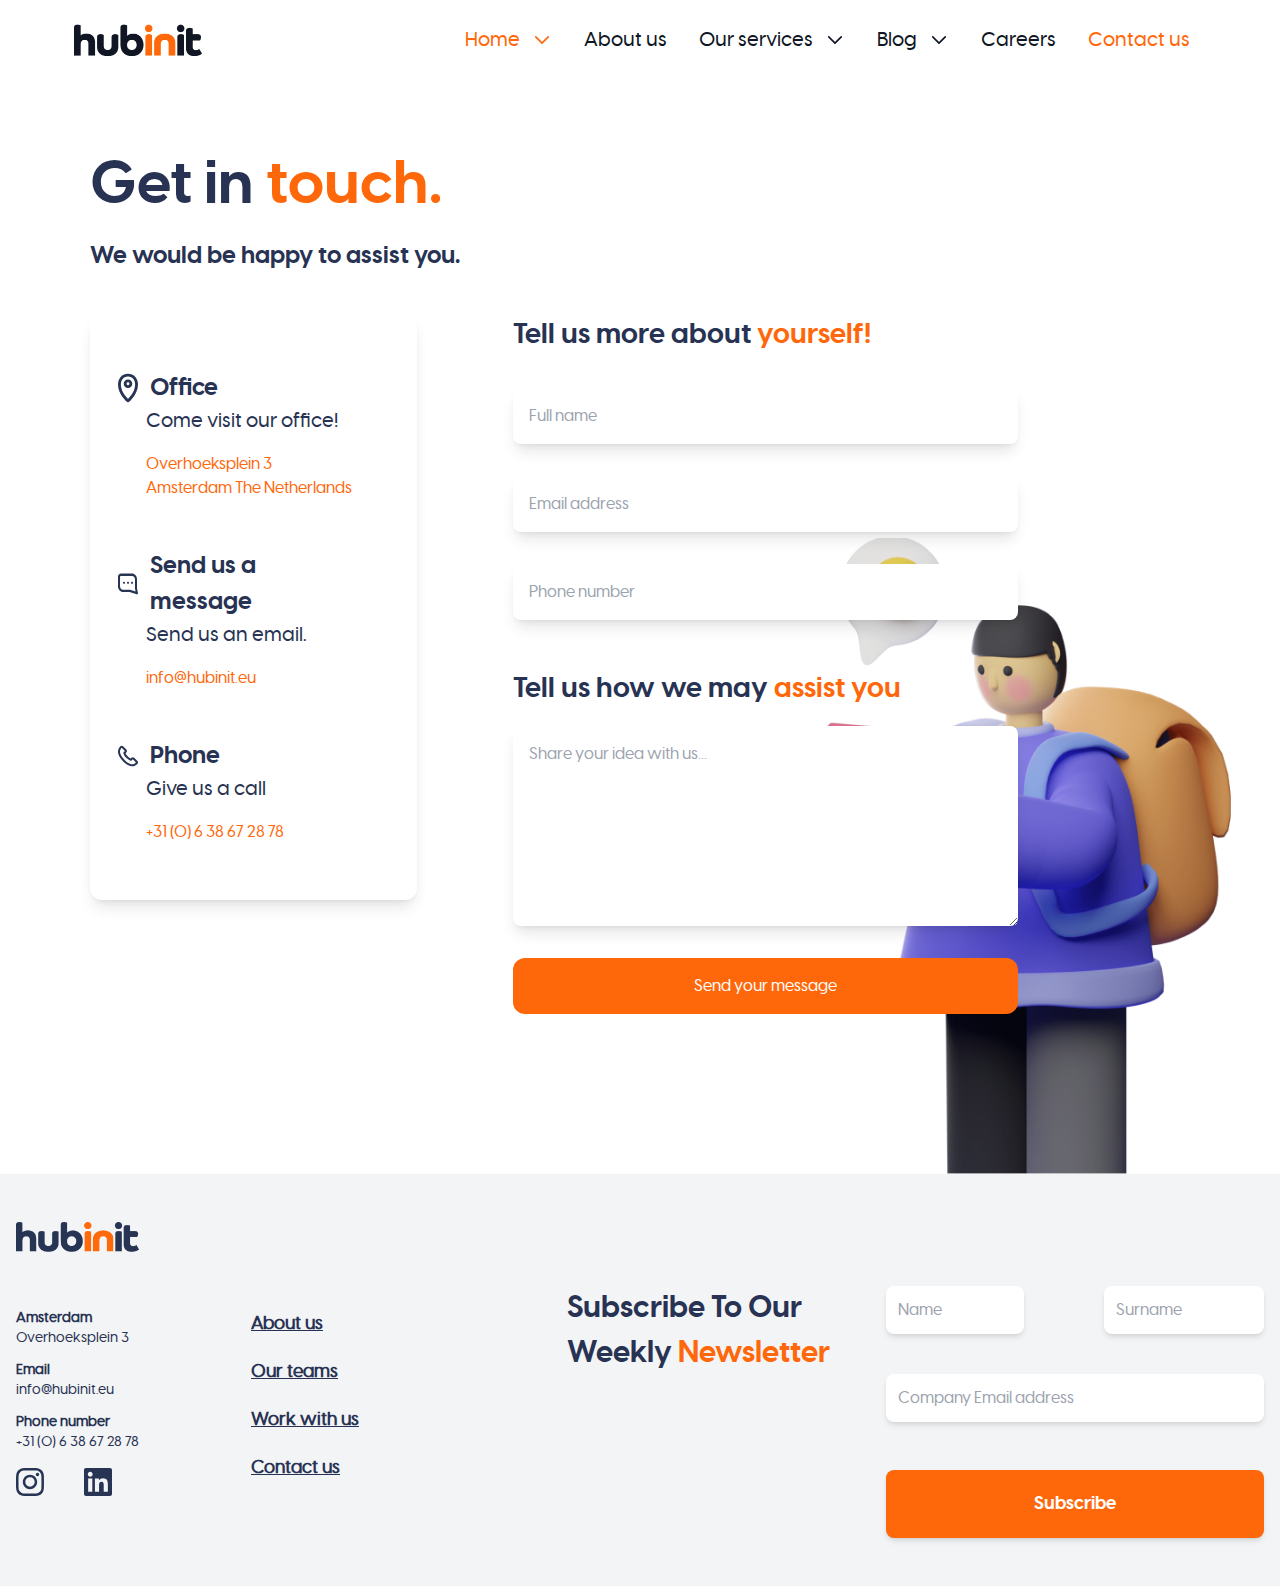
<file: contactus.html>
<html lang="en">
  <head>
    <meta charset="UTF-8" />
    <link rel="icon" href="/favicon.ico" />
    <meta name="viewport" content="width=device-width, initial-scale=1.0" />
    <title>Hubinit | Contact Us</title>
    <link rel="stylesheet" href="css/tailwindcss.css" />
    <link rel="stylesheet" href="css/carousel.css"></script>
    <link rel="stylesheet" href="css/gotothetop.css"></script>
    <link rel="stylesheet" href="css/style.css" />
    <link rel="stylesheet" href="./owl-carousel/owl.carousel.css" />
    <link rel="stylesheet" href="./owl-carousel/owl.theme.css" />
    <script src="https://ajax.googleapis.com/ajax/libs/jquery/3.6.4/jquery.min.js"></script>
  </head>

  <body class="bg-white h-full" style="visibility: visible">
    <div
      id="app"
      class="w-full flex justify-center flex-col items-center textspaceodet overflow-clip"
      data-v-app=""
      style=""
    >
      <header
        class="max-w-screen-desktop w-full desktop:px-[112px] tablet:px-[50px] flex flex-col align-middle items-center"
      >
        <!-- geater than table let  -->
        <div
          id="navbar-main"
          class="flex flex-row w-full h-20 p-6 align-middle subpixel-antialiased whitespace-nowrap"
        >
          <div class="w-1/3">
            <div
              class="justify-center align-middle items-center lg:w-32 md:w-28 w-24"
            >
              <a
                href="/"
                class="router-link-active router-link-exact-active cursor-pointer"
                aria-current="page"
                ><img src="images/images/logo2.png"
              /></a>
            </div>
          </div>
          <div
            class="w-2/3 justify-end flex flex-row xl:text-xl lg:text-lg md:text-md text-sm font-normal items-center align-middle texteerieblack"
          >
            <a
              href="index.html"
              class="router-link-active router-link-exact-active accentcolor xl:mx-2 md:mx-1 cursor-pointer xl:p-2 p-1 flex flex-row items-center"
              aria-current="page"
            >
              Home
              <svg
                xmlns="http://www.w3.org/2000/svg"
                fill="none"
                viewBox="0 0 24 24"
                stroke-width="1.5"
                stroke="currentColor"
                class="w-5 h-5 xl:ml-3 md:ml-1 stroke-2"
              >
                <path
                  stroke-linecap="round"
                  stroke-linejoin="round"
                  d="M19.5 8.25l-7.5 7.5-7.5-7.5"
                ></path></svg></a
            ><a
              href="aboutus.html"
              class="xl:mx-2 md:mx-1 cursor-pointer xl:p-2 p-1 flex flex-row"
            >
              About us</a
            ><a
              href="ourservices.html"
              class="xl:mx-2 md:mx-1 cursor-pointer xl:p-2 p-1 flex flex-row items-center"
            >
              Our services
              <svg
                xmlns="http://www.w3.org/2000/svg"
                fill="none"
                viewBox="0 0 24 24"
                stroke-width="1.5"
                stroke="currentColor"
                class="w-5 h-5 xl:ml-3 md:ml-1 stroke-2"
              >
                <path
                  stroke-linecap="round"
                  stroke-linejoin="round"
                  d="M19.5 8.25l-7.5 7.5-7.5-7.5"
                ></path></svg></a
            ><a
              href="blog.html"
              class="xl:mx-2 md:mx-1 relative cursor-pointer xl:p-2 p-1 flex flex-row items-center"
            >
              Blog
              <svg
                xmlns="http://www.w3.org/2000/svg"
                fill="none"
                viewBox="0 0 24 24"
                stroke-width="1.5"
                stroke="currentColor"
                class="w-5 h-5 xl:ml-3 md:ml-1 stroke-2"
              >
                <path
                  stroke-linecap="round"
                  stroke-linejoin="round"
                  d="M19.5 8.25l-7.5 7.5-7.5-7.5"
                ></path>
              </svg>
              <div
                class="absolute cursor-default top-[45px] left-0"
                style="display: none"
              >
                <div
                  class="rounded-xl texteerieblack bg-gray-100 flex flex-col gap-y-[27px] py-[20px] px-[15px] text-[16px] font-normal"
                >
                  <a href="/blog-articles.html" class="cursor-pointer"> Articles </a
                  ><a href="/blog.html#authors" class="cursor-pointer"> Authors</a>
                </div>
              </div></a
            ><a
              href="careers.html"
              class="xl:mx-2 md:mx-1 cursor-pointer xl:p-2 p-1 flex flex-row"
            >
              Careers </a
            ><a
              href="contactus.html"
              class="accentcolor xl:mx-2 md:mx-1 cursor-pointer xl:p-2 p-1 flex flex-row"
            >
              Contact us</a
            >
          </div>
        </div>

        <!-- mobile navbar -->
        <div id="navbar-mobile" class="flex relative flex-row w-full h-20 p-6 align-middle subpixel-antialiased whitespace-nowrap shadow-xl" style="display: none;">
          <button id="mobile-toggle" class="cursor-pointer">
            <svg id="icon1" width="30" height="30" viewBox="0 0 30 30" fill="none" xmlns="http://www.w3.org/2000/svg">
              <path fill-rule="evenodd" clip-rule="evenodd" d="M3.75 7.5C3.75 6.80964 4.30964 6.25 5 6.25H25C25.6904 6.25 26.25 6.80964 26.25 7.5C26.25 8.19036 25.6904 8.75 25 8.75H5C4.30964 8.75 3.75 8.19036 3.75 7.5Z" fill="#FF6909"></path>
              <path fill-rule="evenodd" clip-rule="evenodd" d="M3.75 15C3.75 14.3096 4.30964 13.75 5 13.75H25C25.6904 13.75 26.25 14.3096 26.25 15C26.25 15.6904 25.6904 16.25 25 16.25H5C4.30964 16.25 3.75 15.6904 3.75 15Z" fill="#FF6909"></path>
              <path fill-rule="evenodd" clip-rule="evenodd" d="M3.75 22.5C3.75 21.8096 4.30964 21.25 5 21.25H25C25.6904 21.25 26.25 21.8096 26.25 22.5C26.25 23.1904 25.6904 23.75 25 23.75H5C4.30964 23.75 3.75 23.1904 3.75 22.5Z" fill="#FF6909"></path>
            </svg>
            <svg id="icon2" width="30" height="30" viewBox="0 0 24 24" fill="none" xmlns="http://www.w3.org/2000/svg" style="display: none;">
              <path fill-rule="evenodd" clip-rule="evenodd"
                  d="M6.29289 6.29289C5.90237 6.68342 5.90237 7.31658 6.29289 7.70711L16.2929 17.7071C16.6834 18.0976 17.3166 18.0976 17.7071 17.7071C18.0976 17.3166 18.0976 16.6834 17.7071 16.2929L7.70711 6.29289C7.31658 5.90237 6.68342 5.90237 6.29289 6.29289Z"
                  fill="#FF6909" />
              <path fill-rule="evenodd" clip-rule="evenodd"
                  d="M17.7071 6.29289C18.0976 6.68342 18.0976 7.31658 17.7071 7.70711L7.70711 17.7071C7.31658 18.0976 6.68342 18.0976 6.29289 17.7071C5.90237 17.3166 5.90237 16.6834 6.29289 16.2929L16.2929 6.29289C16.6834 5.90237 17.3166 5.90237 17.7071 6.29289Z"
                  fill="#FF6909" />
            </svg>
          </button>
          <div id="navbar-collapse" class="absolute top-20 left-0 z-50" style="display: none;">
            <div class="rounded-xl bg-gray-100 flex flex-col p-5 px-14 text-[16px] font-normal">
              <a aria-current="page" href="/" class="router-link-active router-link-exact-active accentcolor mb-[32px]">Home </a>
              <a href="aboutus.html" class="mb-[32px]"> About us</a>
              <a href="ourservices.html" class="mb-[32px]"> Our services</a>
              <a href="blog.html" class="mb-[32px]"> Blogs </a>
              <a href="careers.html" class="mb-[32px]"> Careers </a>
              <a href="contactus.html" class="mb-[20px]"> Contact us </a>
            </div>
          </div>
          <div class="flex w-full justify-center">
            <img class="-ml-6" src="./images/images/logo.png"></div>
        </div>
      </header>


      <div class="w-full flex flex-col items-center" style="">
        <div
          class="max-w-screen-desktop w-full desktop:px-[112px] tablet:px-[50px] flex flex-col ml-20"
        >
          <!-- Get in touch -->
          <header
            class="2xl:text-[68px] xl:text-[60px] tablet:text-[40px] mobile:text-[32px] text-[30px] mt-[60px] mb-2 w-full text-left primaryfont"
          >
            Get in <span class="accentcolor">touch.</span>
          </header>
          <p class="text-[24px] primaryfont">
            We would be happy to assist you.
          </p>
          <section class="flex flex-row pb-[144px] gap-x-24 z-10 mt-10">
            <!-- Contact Details Card -->
            <div
              class="w-fit rounded-xl flex flex-col p-14 gap-y-12 shadow-lg h-fit"
            >
              <!-- Office -->
              <div>
                <div class="flex flex-row -ml-7">
                  <img
                    class="w-5 shrink-0 z-0 mr-3"
                    src="images/icons/location-marker.svg"
                  />
                  <h3 class="text-[24px] primaryfont">Office</h3>
                </div>
                <p class="text-[20px] mb-4">Come visit our office!</p>
                <span class="accentcolor">
                  Overhoeksplein 3 Amsterdam The Netherlands
                </span>
              </div>
              <!-- Send us a message -->
              <div>
                <div class="flex flex-row -ml-7">
                  <img
                    class="w-5 shrink-0 z-0 mr-3"
                    src="images/icons/message.svg"
                  />
                  <h3 class="text-[24px] primaryfont">Send us a message</h3>
                </div>
                <p class="text-[20px] mb-4">Send us an email.</p>
                <span class="accentcolor">info@hubinit.eu</span>
              </div>
              <!-- Phone -->
              <div>
                <div class="flex flex-row -ml-7">
                  <img
                    class="w-5 shrink-0 z-0 mr-3"
                    src="images/icons/phone.svg"
                  />
                  <h3 class="text-[24px] primaryfont">Phone</h3>
                </div>
                <p class="text-[20px] mb-4">Give us a call</p>
                <span class="accentcolor">+31 (0) 6 38 67 28 78</span>
              </div>
            </div>
            <!-- Tell us more about yourself -->
            <form class="flex flex-col w-full z-20">
              <h2 class="text-[28px] primaryfont pb-8">
                Tell us more about <span class="accentcolor">yourself!</span>
              </h2>
              <input
                class="mb-8 p-4 shadow-lg rounded-lg w-8/12"
                type="text"
                placeholder="Full name"
              /><input
                class="mb-8 p-4 shadow-lg rounded-lg w-8/12"
                type="email"
                placeholder="Email address"
              /><input
                class="mb-12 p-4 shadow-lg rounded-lg w-8/12"
                type="text"
                placeholder="Phone number"
              />
              <h2 class="text-[28px] primaryfont pb-4">
                Tell us how we may <span class="accentcolor">assist you</span>
              </h2>
              <textarea
                class="mb-8 p-4 shadow-lg rounded-lg w-8/12 h-[200px]"
                placeholder="Share your idea with us..."
              ></textarea
              ><button class="bgblazeorange p-4 rounded-xl text-white w-8/12">
                Send your message
              </button>
            </form>
          </section>
          <!-- Illustration -->
          <div class="relative">
            <img
              class="absolute sm:w-[240px] md:w-[480px] lg:w-[560px] w-[240px] bottom-0 right-8 z-0"
              src="images/images/contactus-form.png"
            />
          </div>
        </div>
      </div>
      <div
        id="goToTheTopDiv"
        class="sticky w-full justify-center bottom-2 flex z-50 pointer-events-none" style="visibility: hidden"
      >
        <div class="max-w-screen-2xl w-full flex justify-end -mt-40 -ml-[20px]">
          <div class="absolute">
            <div class="z-50 text-white lg:text-xl mobile:text-lg text-md">
              <a
                id="goToTheTop"
                href="#"
                class="rounded-3xl lg:p-7 mobile:p-6 p-4 bgblazeorange z-50 relative pointer-events-auto"
                ><span class="lg:mr-20 mr-16">Go to the top</span>
                <div
                  class="absolute overflow-hidden lg:-mt-28 -mt-20 lg:left-28 mobile:left-28 left-28"
                >
                  <img
                    class="rocketAnim"
                    src="images/images/smallrocket.png"
                  />
                  <img
                    class="absolute rocketAnim2"
                    src="images/images/smallrocket.png"
                  />
                </div
              ></a>
            </div>
          </div>
        </div>
      </div>
      <footer
        class="h-fit bg-gray-100 w-full justify-center flex p-4 pb-12 z-30"
      >
        <div
          class="max-w-screen-2xl w-full flex sm:flex-row flex-col justify-start mt-8 whitespace-nowrap"
        >
          <div class="flex tablet:flex-row flex-col">
            <!--v-if-->
            <div class="flex flex-col text-sm">
              <img
                class="sm:w-[220px] w-[160px]"
                src="images/images/logo.png"
              /><span class="mt-14 font-bold">Amsterdam</span
              ><span class="font-medium">Overhoeksplein 3</span
              ><span class="mt-3 font-bold">Email</span
              ><span class="font-medium">info@hubinit.eu</span
              ><span class="mt-3 font-bold">Phone number</span
              ><span class="font-medium">+31 (0) 6 38 67 28 78</span>
              <div class="flex flex-row mt-4">
                <svg
                  width="28"
                  height="28"
                  viewBox="0 0 28 28"
                  class="mr-10"
                  fill="none"
                  xmlns="http://www.w3.org/2000/svg"
                >
                  <g clip-path="url(#clip0_1090_4075)">
                    <path
                      d="M14 2.52109C17.7406 2.52109 18.1836 2.5375 19.6547 2.60312C21.0219 2.66328 21.7602 2.89297 22.2523 3.08438C22.9031 3.33594 23.3734 3.64219 23.8602 4.12891C24.3523 4.62109 24.6531 5.08594 24.9047 5.73672C25.0961 6.22891 25.3258 6.97266 25.3859 8.33437C25.4516 9.81094 25.468 10.2539 25.468 13.9891C25.468 17.7297 25.4516 18.1727 25.3859 19.6438C25.3258 21.0109 25.0961 21.7492 24.9047 22.2414C24.6531 22.8922 24.3469 23.3625 23.8602 23.8492C23.368 24.3414 22.9031 24.6422 22.2523 24.8938C21.7602 25.0852 21.0164 25.3148 19.6547 25.375C18.1781 25.4406 17.7352 25.457 14 25.457C10.2594 25.457 9.81641 25.4406 8.34531 25.375C6.97813 25.3148 6.23984 25.0852 5.74766 24.8938C5.09688 24.6422 4.62656 24.3359 4.13984 23.8492C3.64766 23.357 3.34687 22.8922 3.09531 22.2414C2.90391 21.7492 2.67422 21.0055 2.61406 19.6438C2.54844 18.1672 2.53203 17.7242 2.53203 13.9891C2.53203 10.2484 2.54844 9.80547 2.61406 8.33437C2.67422 6.96719 2.90391 6.22891 3.09531 5.73672C3.34687 5.08594 3.65312 4.61562 4.13984 4.12891C4.63203 3.63672 5.09688 3.33594 5.74766 3.08438C6.23984 2.89297 6.98359 2.66328 8.34531 2.60312C9.81641 2.5375 10.2594 2.52109 14 2.52109ZM14 0C10.1992 0 9.72344 0.0164062 8.23047 0.0820312C6.74297 0.147656 5.72031 0.388281 4.83438 0.732812C3.91016 1.09375 3.12813 1.56953 2.35156 2.35156C1.56953 3.12812 1.09375 3.91016 0.732812 4.82891C0.388281 5.72031 0.147656 6.7375 0.0820313 8.225C0.0164063 9.72344 0 10.1992 0 14C0 17.8008 0.0164063 18.2766 0.0820313 19.7695C0.147656 21.257 0.388281 22.2797 0.732812 23.1656C1.09375 24.0898 1.56953 24.8719 2.35156 25.6484C3.12813 26.425 3.91016 26.9062 4.82891 27.2617C5.72031 27.6062 6.7375 27.8469 8.225 27.9125C9.71797 27.9781 10.1937 27.9945 13.9945 27.9945C17.7953 27.9945 18.2711 27.9781 19.7641 27.9125C21.2516 27.8469 22.2742 27.6062 23.1602 27.2617C24.0789 26.9062 24.8609 26.425 25.6375 25.6484C26.4141 24.8719 26.8953 24.0898 27.2508 23.1711C27.5953 22.2797 27.8359 21.2625 27.9016 19.775C27.9672 18.282 27.9836 17.8063 27.9836 14.0055C27.9836 10.2047 27.9672 9.72891 27.9016 8.23594C27.8359 6.74844 27.5953 5.72578 27.2508 4.83984C26.9062 3.91016 26.4305 3.12812 25.6484 2.35156C24.8719 1.575 24.0898 1.09375 23.1711 0.738281C22.2797 0.39375 21.2625 0.153125 19.775 0.0875C18.2766 0.0164063 17.8008 0 14 0Z"
                      fill="#283454"
                    ></path>
                    <path
                      d="M14 6.80859C10.0297 6.80859 6.80859 10.0297 6.80859 14C6.80859 17.9703 10.0297 21.1914 14 21.1914C17.9703 21.1914 21.1914 17.9703 21.1914 14C21.1914 10.0297 17.9703 6.80859 14 6.80859ZM14 18.6648C11.4242 18.6648 9.33516 16.5758 9.33516 14C9.33516 11.4242 11.4242 9.33516 14 9.33516C16.5758 9.33516 18.6648 11.4242 18.6648 14C18.6648 16.5758 16.5758 18.6648 14 18.6648Z"
                      fill="#283454"
                    ></path>
                    <path
                      d="M23.1547 6.52461C23.1547 7.4543 22.4 8.20352 21.4758 8.20352C20.5461 8.20352 19.7969 7.44883 19.7969 6.52461C19.7969 5.59492 20.5516 4.8457 21.4758 4.8457C22.4 4.8457 23.1547 5.60039 23.1547 6.52461Z"
                      fill="#283454"
                    ></path>
                  </g>
                  <defs>
                    <clipPath id="clip0_1090_4075">
                      <rect width="28" height="28" fill="white"></rect>
                    </clipPath>
                  </defs>
                  </svg>
                  <svg
                  width="28"
                  height="28"
                  viewBox="0 0 28 28"
                  fill="none"
                  xmlns="http://www.w3.org/2000/svg"
                >
                  <path
                    d="M25.9273 0H2.06719C0.924219 0 0 0.902344 0 2.01797V25.9766C0 27.0922 0.924219 28 2.06719 28H25.9273C27.0703 28 28 27.0922 28 25.982V2.01797C28 0.902344 27.0703 0 25.9273 0ZM8.30703 23.8602H4.15078V10.4945H8.30703V23.8602ZM6.22891 8.67344C4.89453 8.67344 3.81719 7.59609 3.81719 6.26719C3.81719 4.93828 4.89453 3.86094 6.22891 3.86094C7.55781 3.86094 8.63516 4.93828 8.63516 6.26719C8.63516 7.59062 7.55781 8.67344 6.22891 8.67344ZM23.8602 23.8602H19.7094V17.3633C19.7094 15.8156 19.682 13.8195 17.5492 13.8195C15.3891 13.8195 15.0609 15.5094 15.0609 17.2539V23.8602H10.9156V10.4945H14.8969V12.3211H14.9516C15.5039 11.2711 16.8602 10.1609 18.8781 10.1609C23.0836 10.1609 23.8602 12.9281 23.8602 16.5266V23.8602Z"
                    fill="#283454"
                  ></path>
                </svg>
              </div>
            </div>
            <div
              class="flex flex-col text-lg font-semibold underline tablet:mt-32 mt-20 xl:ml-28 tablet:ml-10 whitespace-nowrap"
            >
              <span class="-mt-10">About us</span
              ><span class="mt-5">Our teams</span
              ><span class="mt-5">Work with us</span
              ><span class="mt-5">Contact us</span>
            </div>
          </div>
          <div
            class="flex lg:flex-row flex-col w-full xl:ml-52 lg:ml-28 sm:ml-16 sm:mt-0 mt-16"
          >
            <div
              class="lg:text-3xl lg:leading-normal md:text-2xl sm:text-xl text-[32px] font-bold lg:mt-16 tablet:mt-6 mt-3 whitespace-nowrap primaryfont"
            >
              Subscribe To Our<br />
              Weekly <span class="accentcolor"> Newsletter</span>
            </div>
            <div
              class="lg:mt-16 tablet:mt-2 mt-[40px] lg:ml-14 flex flex-col flex-grow text-gray-400 w-full"
            >
              <div class="flex tablet:flex-row flex-col">
                <div
                  class="bg-white flex-grow p-3 rounded-lg shadow-md tablet:mr-10"
                >
                  <span>Name</span>
                </div>
                <div
                  class="bg-white flex-grow p-3 rounded-lg shadow-md xl:ml-10 tablet:mt-0 mt-7 tablet:mr-0"
                >
                  <span>Surname</span>
                </div>
              </div>
              <div class="flex flex-row xl:mt-10 lg:mt-8 mt-7">
                <div class="bg-white flex-grow p-3 rounded-lg shadow-md">
                  <span>Company Email address</span>
                </div>
              </div>
              <div class="flex flex-row xl:mt-12 lg:mt-10 tablet:mt-8 mt-7">
                <button
                  class="bgblazeorange flex-grow tablet:p-5 p-3 rounded-lg text-lg shadow-md text-white primaryfont"
                >
                  <span>Subscribe</span>
                </button>
              </div>
            </div>
          </div>
          <!--v-if-->
        </div>
      </footer>
    </div>
    
    <script type="text/javascript" src="./owl-carousel/owl.carousel.js"></script>
    <script type="text/javascript" src="./js/gototop.js"></script>
    <script type="text/javascript" src="./js/navbar.js"></script>
    <script>
      $(document).ready(function () {
        $(".owl-carousel").owlCarousel({
            items: 4
        })
      });
    </script>
  </body>
</html>
</file>
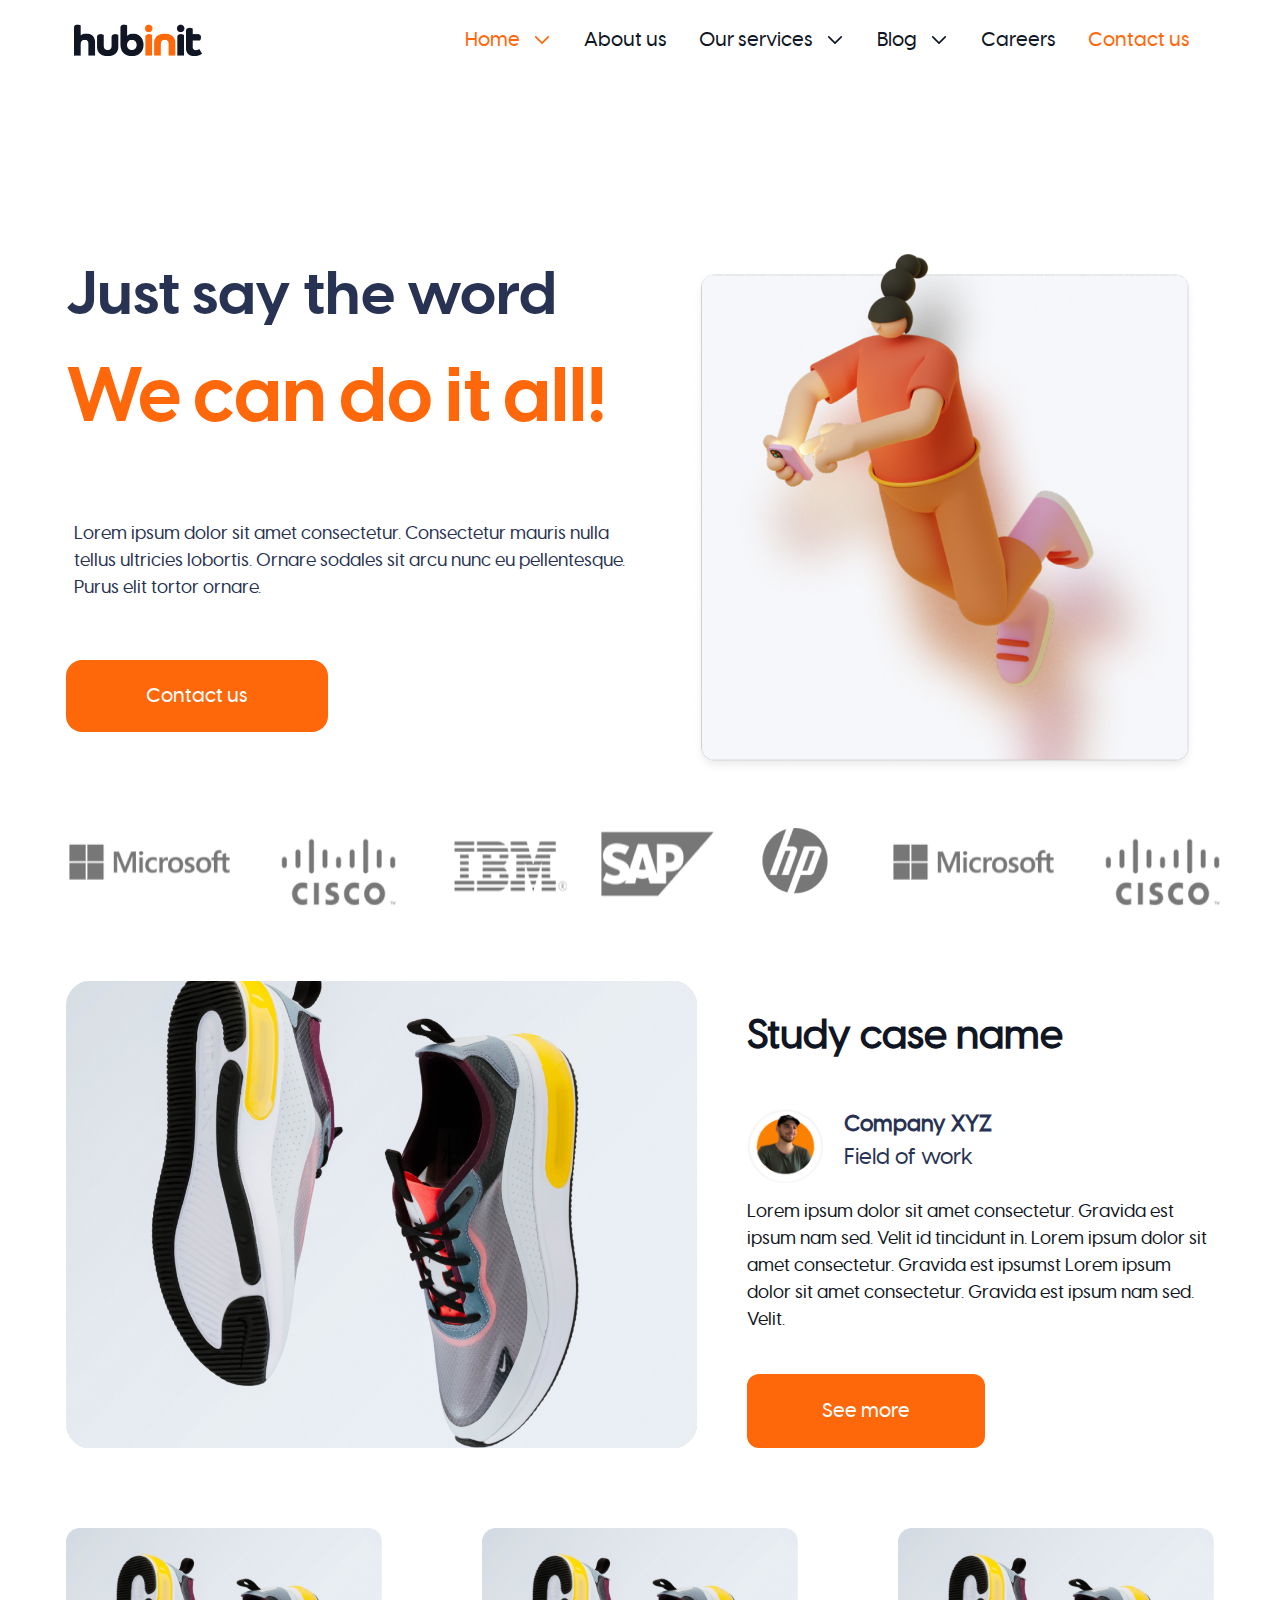
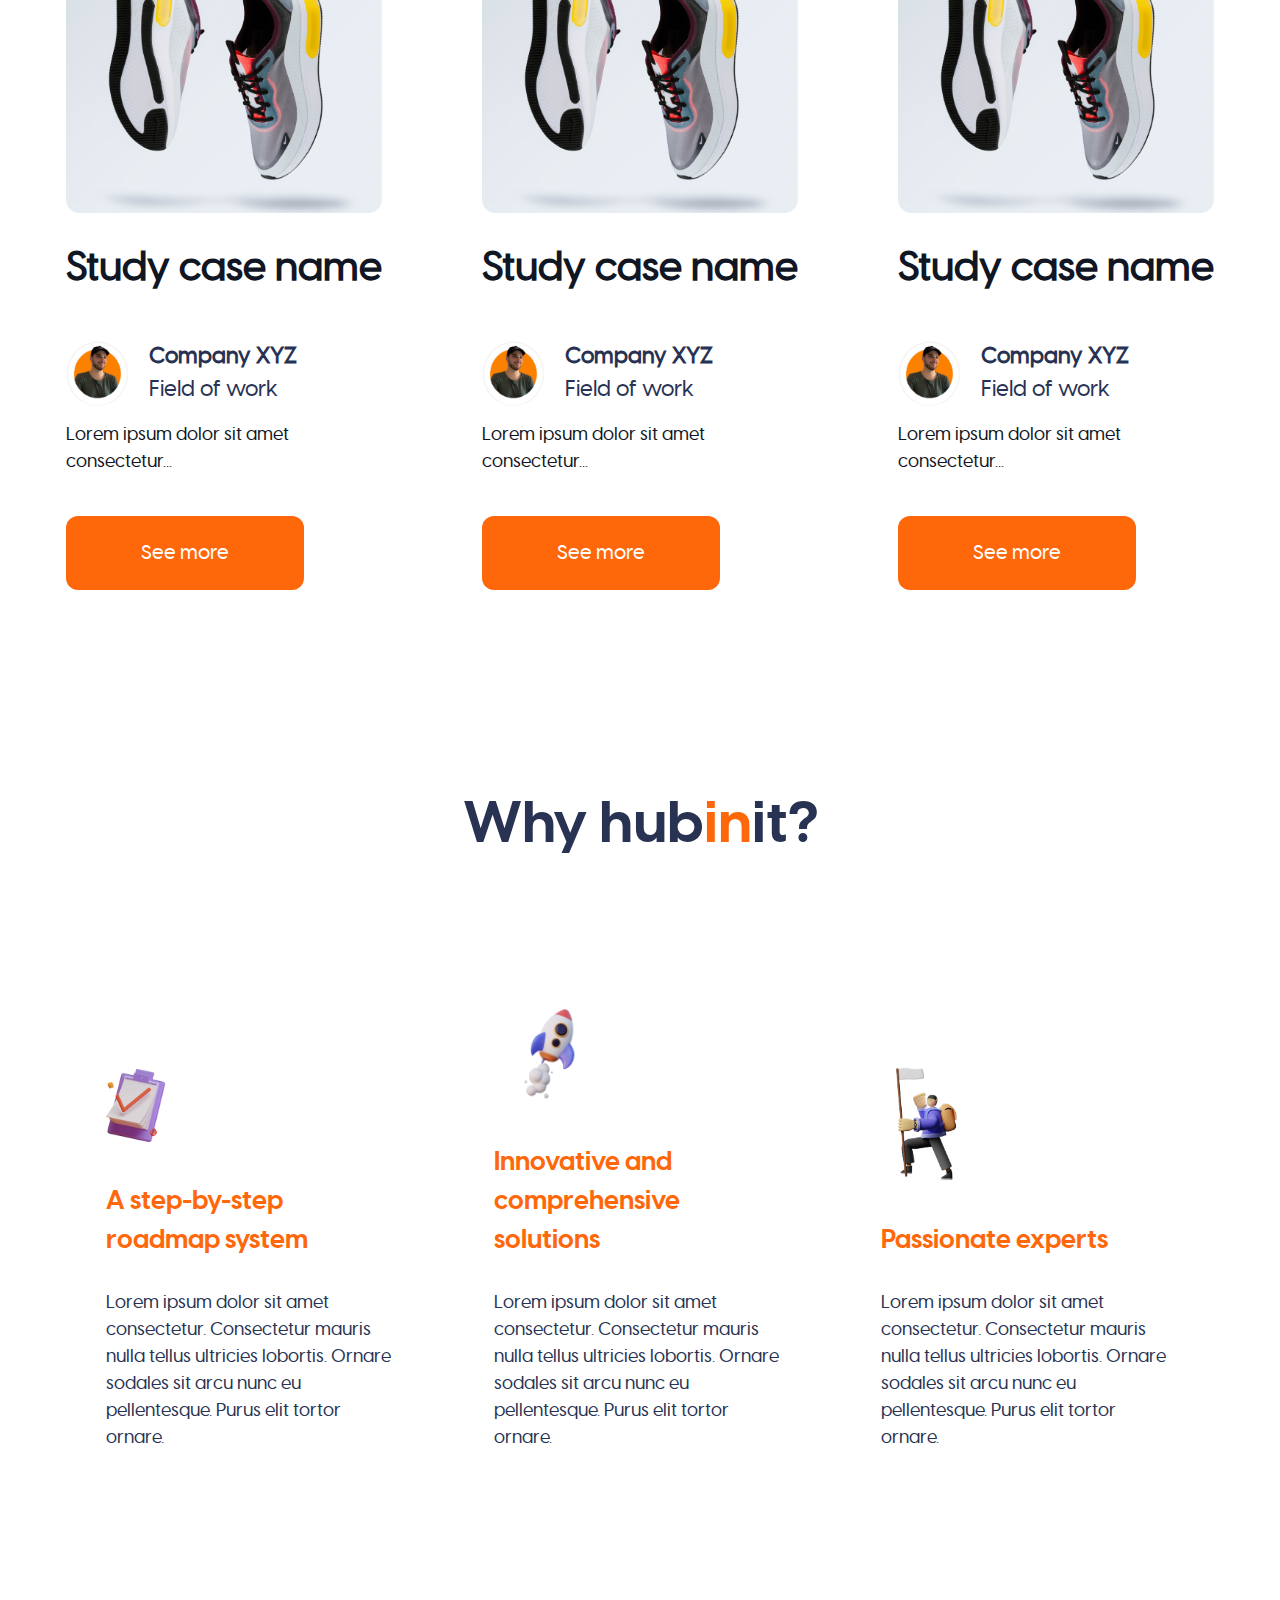
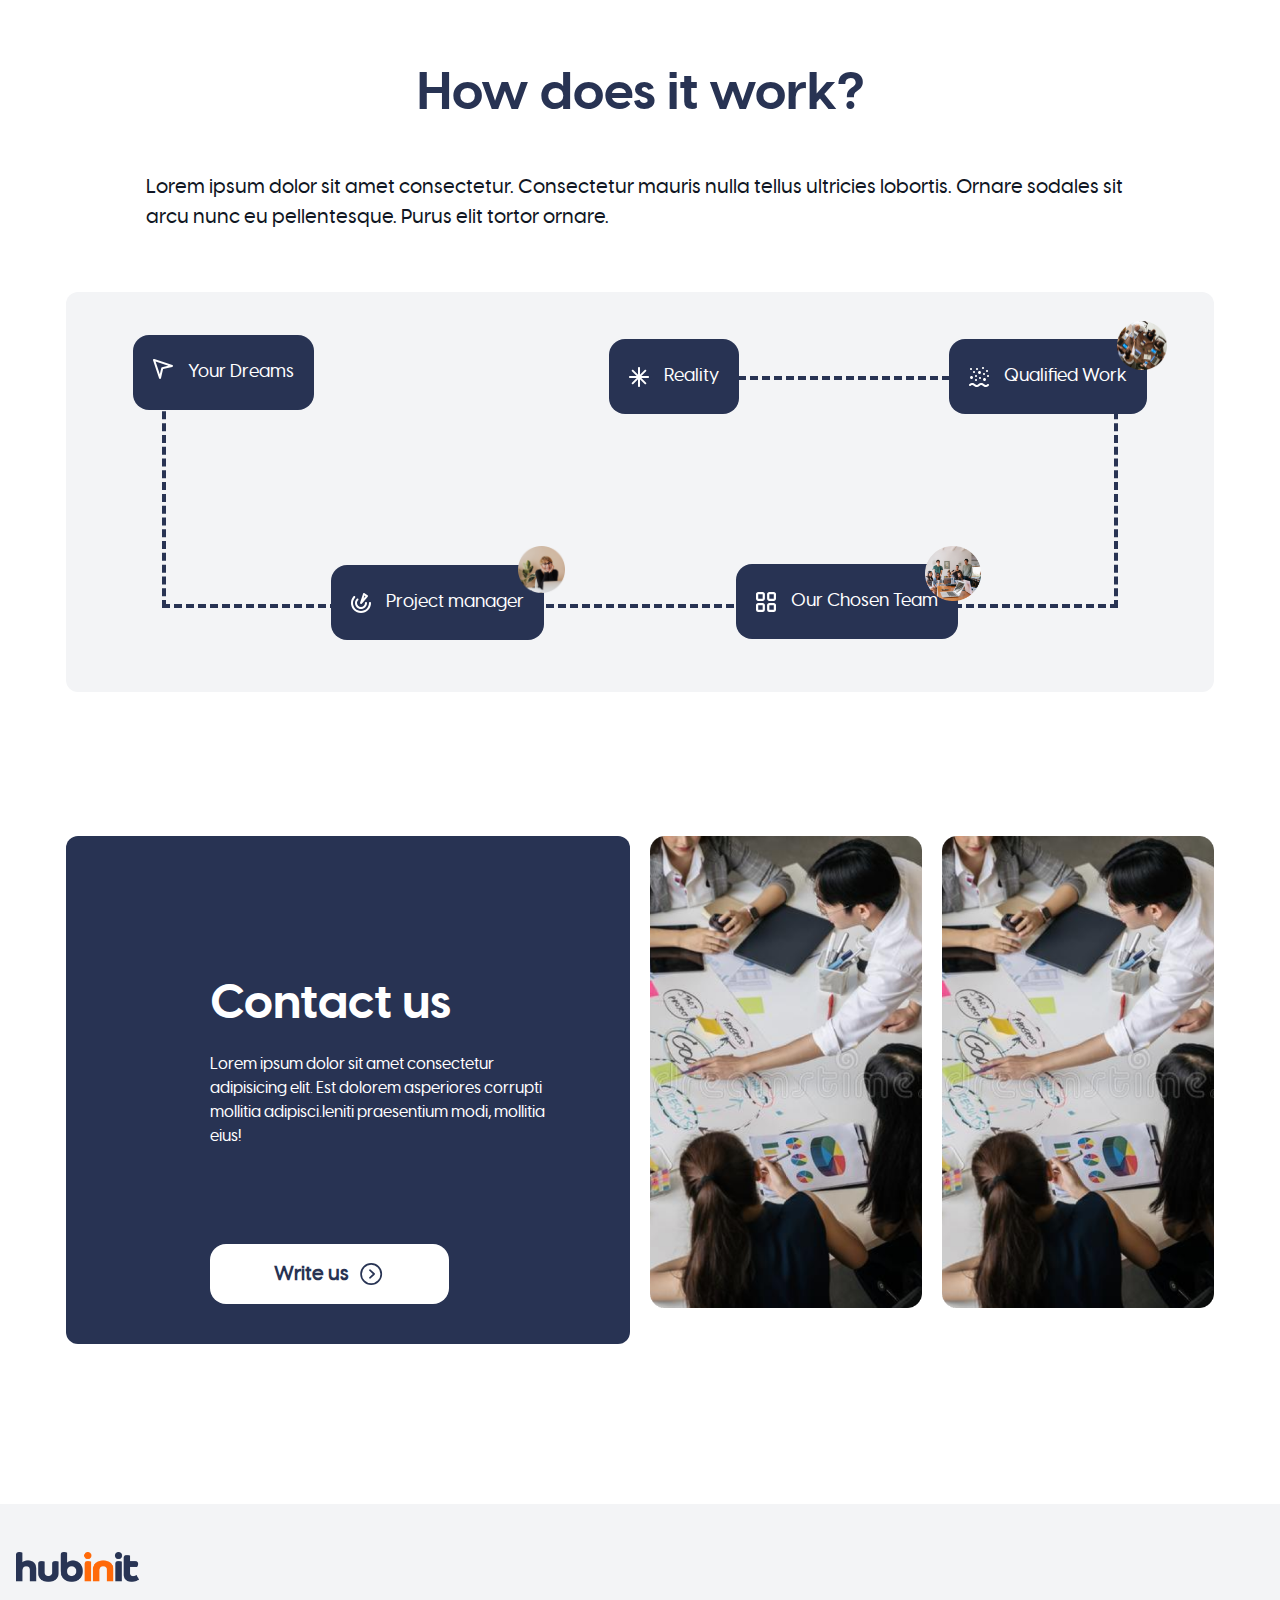
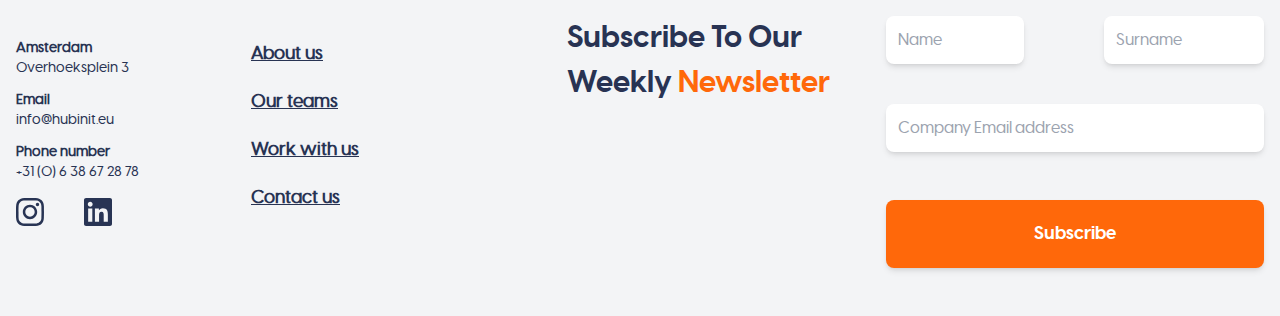
<file: ourservices.html>
<html lang="en">
  <head>
    <meta charset="UTF-8" />
    <link rel="icon" href="/favicon.ico" />
    <meta name="viewport" content="width=device-width, initial-scale=1.0" />
    <title>Hubinit | Our Services</title>
    <link rel="stylesheet" href="css/tailwindcss.css" />
    <link rel="stylesheet" href="css/carousel.css"></script>
    <link rel="stylesheet" href="css/gotothetop.css"></script>
    <link rel="stylesheet" href="css/style.css" />
    <link rel="stylesheet" href="./owl-carousel/owl.carousel.css" />
    <link rel="stylesheet" href="./owl-carousel/owl.theme.css" />
    <script src="https://ajax.googleapis.com/ajax/libs/jquery/3.6.4/jquery.min.js"></script>
  </head>

  <body class="bg-white h-full" style="visibility: visible">
    <div
      id="app"
      class="w-full flex justify-center flex-col items-center textspaceodet overflow-clip"
      data-v-app=""
    >
      <header
        class="max-w-screen-desktop w-full desktop:px-[112px] tablet:px-[50px] flex flex-col align-middle items-center"
      >
        <!-- geater than table let  -->
        <div
          id="navbar-main"
          class="flex flex-row w-full h-20 p-6 align-middle subpixel-antialiased whitespace-nowrap"
        >
          <div class="w-1/3">
            <div
              class="justify-center align-middle items-center lg:w-32 md:w-28 w-24"
            >
              <a
                href="/"
                class="router-link-active router-link-exact-active cursor-pointer"
                aria-current="page"
                ><img src="images/images/logo2.png"
              /></a>
            </div>
          </div>
          <div
            class="w-2/3 justify-end flex flex-row xl:text-xl lg:text-lg md:text-md text-sm font-normal items-center align-middle texteerieblack"
          >
            <a
              href="index.html"
              class="router-link-active router-link-exact-active accentcolor xl:mx-2 md:mx-1 cursor-pointer xl:p-2 p-1 flex flex-row items-center"
              aria-current="page"
            >
              Home
              <svg
                xmlns="http://www.w3.org/2000/svg"
                fill="none"
                viewBox="0 0 24 24"
                stroke-width="1.5"
                stroke="currentColor"
                class="w-5 h-5 xl:ml-3 md:ml-1 stroke-2"
              >
                <path
                  stroke-linecap="round"
                  stroke-linejoin="round"
                  d="M19.5 8.25l-7.5 7.5-7.5-7.5"
                ></path></svg></a
            ><a
              href="aboutus.html"
              class="xl:mx-2 md:mx-1 cursor-pointer xl:p-2 p-1 flex flex-row"
            >
              About us</a
            ><a
              href="ourservices.html"
              class="xl:mx-2 md:mx-1 cursor-pointer xl:p-2 p-1 flex flex-row items-center"
            >
              Our services
              <svg
                xmlns="http://www.w3.org/2000/svg"
                fill="none"
                viewBox="0 0 24 24"
                stroke-width="1.5"
                stroke="currentColor"
                class="w-5 h-5 xl:ml-3 md:ml-1 stroke-2"
              >
                <path
                  stroke-linecap="round"
                  stroke-linejoin="round"
                  d="M19.5 8.25l-7.5 7.5-7.5-7.5"
                ></path></svg></a
            ><a
              href="blog.html"
              class="xl:mx-2 md:mx-1 relative cursor-pointer xl:p-2 p-1 flex flex-row items-center"
            >
              Blog
              <svg
                xmlns="http://www.w3.org/2000/svg"
                fill="none"
                viewBox="0 0 24 24"
                stroke-width="1.5"
                stroke="currentColor"
                class="w-5 h-5 xl:ml-3 md:ml-1 stroke-2"
              >
                <path
                  stroke-linecap="round"
                  stroke-linejoin="round"
                  d="M19.5 8.25l-7.5 7.5-7.5-7.5"
                ></path>
              </svg>
              <div
                class="absolute cursor-default top-[45px] left-0"
                style="display: none"
              >
                <div
                  class="rounded-xl texteerieblack bg-gray-100 flex flex-col gap-y-[27px] py-[20px] px-[15px] text-[16px] font-normal"
                >
                  <a href="/blog-articles.html" class="cursor-pointer"> Articles </a
                  ><a href="/blog.html#authors" class="cursor-pointer"> Authors</a>
                </div>
              </div></a
            ><a
              href="careers.html"
              class="xl:mx-2 md:mx-1 cursor-pointer xl:p-2 p-1 flex flex-row"
            >
              Careers </a
            ><a
              href="contactus.html"
              class="accentcolor xl:mx-2 md:mx-1 cursor-pointer xl:p-2 p-1 flex flex-row"
            >
              Contact us</a
            >
          </div>
        </div>

        <!-- mobile navbar -->
        <div id="navbar-mobile" class="flex relative flex-row w-full h-20 p-6 align-middle subpixel-antialiased whitespace-nowrap shadow-xl" style="display: none;">
          <button id="mobile-toggle" class="cursor-pointer">
            <svg id="icon1" width="30" height="30" viewBox="0 0 30 30" fill="none" xmlns="http://www.w3.org/2000/svg">
              <path fill-rule="evenodd" clip-rule="evenodd" d="M3.75 7.5C3.75 6.80964 4.30964 6.25 5 6.25H25C25.6904 6.25 26.25 6.80964 26.25 7.5C26.25 8.19036 25.6904 8.75 25 8.75H5C4.30964 8.75 3.75 8.19036 3.75 7.5Z" fill="#FF6909"></path>
              <path fill-rule="evenodd" clip-rule="evenodd" d="M3.75 15C3.75 14.3096 4.30964 13.75 5 13.75H25C25.6904 13.75 26.25 14.3096 26.25 15C26.25 15.6904 25.6904 16.25 25 16.25H5C4.30964 16.25 3.75 15.6904 3.75 15Z" fill="#FF6909"></path>
              <path fill-rule="evenodd" clip-rule="evenodd" d="M3.75 22.5C3.75 21.8096 4.30964 21.25 5 21.25H25C25.6904 21.25 26.25 21.8096 26.25 22.5C26.25 23.1904 25.6904 23.75 25 23.75H5C4.30964 23.75 3.75 23.1904 3.75 22.5Z" fill="#FF6909"></path>
            </svg>
            <svg id="icon2" width="30" height="30" viewBox="0 0 24 24" fill="none" xmlns="http://www.w3.org/2000/svg" style="display: none;">
              <path fill-rule="evenodd" clip-rule="evenodd"
                  d="M6.29289 6.29289C5.90237 6.68342 5.90237 7.31658 6.29289 7.70711L16.2929 17.7071C16.6834 18.0976 17.3166 18.0976 17.7071 17.7071C18.0976 17.3166 18.0976 16.6834 17.7071 16.2929L7.70711 6.29289C7.31658 5.90237 6.68342 5.90237 6.29289 6.29289Z"
                  fill="#FF6909" />
              <path fill-rule="evenodd" clip-rule="evenodd"
                  d="M17.7071 6.29289C18.0976 6.68342 18.0976 7.31658 17.7071 7.70711L7.70711 17.7071C7.31658 18.0976 6.68342 18.0976 6.29289 17.7071C5.90237 17.3166 5.90237 16.6834 6.29289 16.2929L16.2929 6.29289C16.6834 5.90237 17.3166 5.90237 17.7071 6.29289Z"
                  fill="#FF6909" />
            </svg>
          </button>
          <div id="navbar-collapse" class="absolute top-20 left-0 z-50" style="display: none;">
            <div class="rounded-xl bg-gray-100 flex flex-col p-5 px-14 text-[16px] font-normal">
              <a aria-current="page" href="/" class="router-link-active router-link-exact-active accentcolor mb-[32px]">Home </a>
              <a href="aboutus.html" class="mb-[32px]"> About us</a>
              <a href="ourservices.html" class="mb-[32px]"> Our services</a>
              <a href="blog.html" class="mb-[32px]"> Blogs </a>
              <a href="careers.html" class="mb-[32px]"> Careers </a>
              <a href="contactus.html" class="mb-[20px]"> Contact us </a>
            </div>
          </div>
          <div class="flex w-full justify-center">
            <img class="-ml-6" src="./images/images/logo.png"></div>
        </div>
      </header>

      <div class="w-full flex flex-col items-center">
        <div
          class="max-w-screen-desktop w-full desktop:px-[112px] tablet:px-[50px] flex flex-col align-middle items-center"
        >
          <!--Just say the word-->
          <div
            class="w-full flex flex-row items-center justify-center p-4 tablet:mt-28 mobile:mt-14 mt-8 grow"
          >
            <div
              class="flex flex-col w-1/2 h-fit justify-center text-left items-center align-middle grow tablet:pl-0 sm:pl-5 pl-2"
            >
              <div
                class="pb-2 w-full desktop:whitespace-nowrap font-bold primaryfont"
              >
                <span
                  class="primarycolor 2xl:text-[80px] xl:text-[60px] lg:text-[text-40px] sm:text-[34px] mobile:text-[24px] text-[20px]"
                  >Just say the word <br /></span
                ><span
                  class="accentcolor primarycolor 2xl:text-[80px] xl:text-[76px] lg:text-[70px] sm:text-[60px] mobile:text-[46px] text-[36px] [word-spacing:-0.25rem]"
                  >We can do it all!
                </span>
              </div>
              <div
                class="xl:mt-[50px] lg:mt-10 sm:mt-7 mobile:mt-6 mt-1 p-2 2xl:text-[20px] xl:text-[18px] lg:text-[16px] sm:text-[16px] mobile:text-[12px] text-[8px]"
              >
                Lorem ipsum dolor sit amet consectetur. Consectetur mauris nulla
                tellus ultricies lobortis. Ornare sodales sit arcu nunc eu
                pellentesque. Purus elit tortor ornare.
              </div>
              <div
                class="xl:mt-[50px] lg:mt-[36px] tablet:mt-[24px] mt-[20px] flex flex-row 2xl:text-[22.5px] xl:text-[20px] lg:text-[18px] tablet:text-[16px] mobile:text-[13px] text-[8px] justify-start w-full whitespace-nowrap"
              >
                <button
                  class="mobile:rounded-2xl rounded-lg bgblazeorange text-white xl:py-[21px] tablet:py-[19px] mobile:py-[18px] py-[10px] 2xl:px-[85px] xl:px-[80px] lg:px-[74px] tablet:px-[70px] sm:px-[68px] mobile:px-[50px] px-[40px]"
                >
                  Contact us
                </button>
              </div>
            </div>
            <div class="relative w-1/2">
              <img
                class="w-full tablet::ml-10 ml-4"
                src="images/images/ourservicesbg1.png"
              /><img
                class="w-full absolute tablet:top-[-40px] mobile:top-[-30px] top-[-20px]"
                src="images/images/ourservices1.png"
              />
            </div>
          </div>
          <!--Our partners-->
          <div
            class="flex relative cnnContents w-full text-lg text-gray-600 justify-around mobile:mt-24 overflow-hidden"
          >
            <div class="flex flex-row w-full justify-around marqueeStyle">
              <img src="images/images/microsoft.png" /><img
                src="images/images/cisco.png"
              /><img src="images/images/ibm.png" /><img
                src="images/images/sap.png"
              /><img src="images/images/hp.png" /><img
                src="images/images/microsoft.png"
              /><img src="images/images/cisco.png" />
            </div>
            <div
              class="flex flex-row w-full justify-around marqueeStyle2 absolute right-[-100%]"
            >
              <img src="images/images/microsoft.png" /><img
                src="images/images/cisco.png"
              /><img src="images/images/ibm.png" /><img
                src="images/images/sap.png"
              /><img src="images/images/hp.png" /><img
                src="images/images/microsoft.png"
              /><img src="images/images/cisco.png" />
            </div>
          </div>
          <!--Study cases-->
          <div
            class="w-full flex flex-col items-center justify-center 2xl:mt-[130px] mobile:mt-[40px] p-4"
          >
            <!--v-if-->
            <div class="flex flex-row">
              <img class="w-[55%] h-auto" src="images/images/shoes1.png" />
              <div
                class="flex flex-col w-[45%] ml-[50px] items-start align-bottom"
              >
                <span
                  class="2xl:text-[48px] xl:text-[40px] lg:text-[34px] tablet:text-[28px] text-[24px] 2xl:mt-[50px] mt-[25px] font-bold texteerieblack"
                  >Study case name</span
                >
                <div
                  class="flex flex-row 2xl:mt-[50px] xl:mt-[42px] lg:mt-[34px] tablet:mt-[28px] mt-[25px]"
                >
                  <img
                    class="rounded-full w-[30%] h-fit"
                    src="images/images/circle.png"
                  />
                  <div
                    class="flex flex-col ml-[20px] 2xl:text-[25px] xl:text-[22px] lg-text[18px] tablet:text-[16px] text-[12px]"
                  >
                    <span class="font-bold">Company XYZ</span
                    ><span>Field of work</span>
                  </div>
                </div>
                <span
                  class="2xl:mt-[18px] xl:mt-[16px] lg:mt-[14px] tablet:mt-[12px] mt-[9px] 2xl:text-[20px] xl:text-[18px] lg:text-[16px] tablet:text-[12px] text-[9px] texteerieblack"
                  >Lorem ipsum dolor sit amet consectetur. Gravida est ipsum nam
                  sed. Velit id tincidunt in. Lorem ipsum dolor sit amet
                  consectetur. Gravida est ipsumst Lorem ipsum dolor sit amet
                  consectetur. Gravida est ipsum nam sed. Velit.</span
                ><button
                  class="2xl:mt-[50px] xl:mt-[40px] lg:mt-[35px] tablet:mt-[30px] mt-[25px] text-white rounded-xl bgblazeorange 2xl:text-[22px] xl:text-[20px] lg:text-[17px] tablet:text-[14px] text-[11px] 2xl:py-[28px] xl:py-[22px] lg:py-[18px] tablet:py-[16px] py-[13px] 2xl:px-[90px] xl:px-[75px] lg:px-[65px] tablet:px-[55px] px-[45px]"
                >
                  See more
                </button>
              </div>
            </div>
            <div
              class="grid grid-rows-1 grid-cols-3 sm:gap-[100px] gap-[70px] 2xl:mt-[110px] xl:mt-[80px] lg:mt-[70px] tablet:mt-[60px] mt-[50px]"
            >
              <div class="col-span-1 flex flex-col sm:mr-0 mr-[20px]">
                <img class="w-full" src="images/images/shoes2.png" /><span
                  class="2xl:text-[48px] xl:text-[40px] lg:text-[34px] tablet:text-[28px] text-[24px] 2xl:mt-[50px] mt-[25px] font-bold texteerieblack"
                  >Study case name</span
                >
                <div
                  class="flex flex-row 2xl:mt-[50px] xl:mt-[42px] lg:mt-[34px] tablet:mt-[28px] mt-[25px]"
                >
                  <img
                    class="rounded-full w-1/5 h-auto"
                    src="images/images/circle.png"
                  />
                  <div
                    class="flex flex-col ml-[20px] 2xl:text-[25px] xl:text-[22px] lg-text[18px] tablet:text-[16px] text-[12px]"
                  >
                    <span class="font-bold">Company XYZ</span
                    ><span>Field of work</span>
                  </div>
                </div>
                <span
                  class="2xl:mt-[18px] xl:mt-[16px] lg:mt-[14px] tablet:mt-[12px] mt-[9px] 2xl:text-[20px] xl:text-[18px] lg:text-[16px] tablet:text-[12px] text-[9px] texteerieblack"
                  >Lorem ipsum dolor sit amet consectetur...</span
                ><button
                  class="2xl:mt-[50px] xl:mt-[40px] lg:mt-[35px] tablet:mt-[30px] mt-[25px] text-white rounded-xl bgblazeorange 2xl:text-[22px] xl:text-[20px] lg:text-[17px] tablet:text-[14px] text-[11px] 2xl:py-[28px] xl:py-[22px] lg:py-[18px] tablet:py-[16px] py-[13px] 2xl:px-[90px] xl:px-[75px] lg:px-[65px] tablet:px-[55px] sm:px-[45px] px-[30px] w-fit"
                >
                  See more
                </button>
              </div>
              <div class="col-span-1 flex flex-col sm:mr-0 mr-[20px]">
                <img class="w-full" src="images/images/shoes2.png" /><span
                  class="2xl:text-[48px] xl:text-[40px] lg:text-[34px] tablet:text-[28px] text-[24px] 2xl:mt-[50px] mt-[25px] font-bold texteerieblack"
                  >Study case name</span
                >
                <div
                  class="flex flex-row 2xl:mt-[50px] xl:mt-[42px] lg:mt-[34px] tablet:mt-[28px] mt-[25px]"
                >
                  <img
                    class="rounded-full w-1/5 h-auto"
                    src="images/images/circle.png"
                  />
                  <div
                    class="flex flex-col ml-[20px] 2xl:text-[25px] xl:text-[22px] lg-text[18px] tablet:text-[16px] text-[12px]"
                  >
                    <span class="font-bold">Company XYZ</span
                    ><span>Field of work</span>
                  </div>
                </div>
                <span
                  class="2xl:mt-[18px] xl:mt-[16px] lg:mt-[14px] tablet:mt-[12px] mt-[9px] 2xl:text-[20px] xl:text-[18px] lg:text-[16px] tablet:text-[12px] text-[9px] texteerieblack"
                  >Lorem ipsum dolor sit amet consectetur...</span
                ><button
                  class="2xl:mt-[50px] xl:mt-[40px] lg:mt-[35px] tablet:mt-[30px] mt-[25px] text-white rounded-xl bgblazeorange 2xl:text-[22px] xl:text-[20px] lg:text-[17px] tablet:text-[14px] text-[11px] 2xl:py-[28px] xl:py-[22px] lg:py-[18px] tablet:py-[16px] py-[13px] 2xl:px-[90px] xl:px-[75px] lg:px-[65px] tablet:px-[55px] sm:px-[45px] px-[30px] w-fit"
                >
                  See more
                </button>
              </div>
              <div class="col-span-1 flex flex-col sm:mr-0 mr-[20px]">
                <img class="w-full" src="images/images/shoes2.png" /><span
                  class="2xl:text-[48px] xl:text-[40px] lg:text-[34px] tablet:text-[28px] text-[24px] 2xl:mt-[50px] mt-[25px] font-bold texteerieblack"
                  >Study case name</span
                >
                <div
                  class="flex flex-row 2xl:mt-[50px] xl:mt-[42px] lg:mt-[34px] tablet:mt-[28px] mt-[25px]"
                >
                  <img
                    class="rounded-full w-1/5 h-auto"
                    src="images/images/circle.png"
                  />
                  <div
                    class="flex flex-col ml-[20px] 2xl:text-[25px] xl:text-[22px] lg-text[18px] tablet:text-[16px] text-[12px]"
                  >
                    <span class="font-bold">Company XYZ</span
                    ><span>Field of work</span>
                  </div>
                </div>
                <span
                  class="2xl:mt-[18px] xl:mt-[16px] lg:mt-[14px] tablet:mt-[12px] mt-[9px] 2xl:text-[20px] xl:text-[18px] lg:text-[16px] tablet:text-[12px] text-[9px] texteerieblack"
                  >Lorem ipsum dolor sit amet consectetur...</span
                ><button
                  class="2xl:mt-[50px] xl:mt-[40px] lg:mt-[35px] tablet:mt-[30px] mt-[25px] text-white rounded-xl bgblazeorange 2xl:text-[22px] xl:text-[20px] lg:text-[17px] tablet:text-[14px] text-[11px] 2xl:py-[28px] xl:py-[22px] lg:py-[18px] tablet:py-[16px] py-[13px] 2xl:px-[90px] xl:px-[75px] lg:px-[65px] tablet:px-[55px] sm:px-[45px] px-[30px] w-fit"
                >
                  See more
                </button>
              </div>
            </div>
          </div>
          <!--v-if--><!--Why hubinit?-->
          <div
            class="w-full flex flex-col tablet:mt-[160px] mt-[40px] items-center align-middle p-4"
          >
            <div
              class="2xl:text-[68px] xl:text-[58px] lg:text-[48px] tablet:text-[42px] text-[25px] font-bold primaryfont"
            >
              <span>Why</span
              ><span class="tablet:primarycolor accentcolor">&nbsp;hub</span
              ><span class="accentcolor">in</span
              ><span class="tablet:primarycolor accentcolor">it</span
              ><span>?</span>
            </div>
            <div
              class="mt-[100px] grid tablet:grid-cols-3 grid-rows-1 tablet:gap-[15px] gap-[30px] tablet:px-[0px] sm:px-[80px] mobile:px-[40px] px-[25px]"
            >
              <div
                class="tablet:col-span-1 relative row-span-1 flex tablet:flex-col tablet:justify-end tablet:items-start items-center tablet:align-bottom align-middle justify-between tablet:bg-white bg-gray-100 rounded-xl 2xl:p-[50px] xl:p-[40px] lg:p-[30px] tablet:p-[20px]"
              >
                <img class="w-1/5" src="images/images/notes.png" /><span
                  class="accentcolor 2xl:text-[32px] xl:text-[26px] lg:text-[20px] tablet:text-[16px] sm:text-[26px] mobile:text-[16px] text-[14px] tablet:p-0 sm:p-[40px] p-[24px] font-bold primaryfont tablet:mt-[40px]"
                  >A step-by-step roadmap system</span
                ><!--v-if--><span
                  class="2xl:text-[20px] xl:text-[18px] lg:text-[16px] tablet:text-[14px] text-[10px] mt-[30px]"
                  >Lorem ipsum dolor sit amet consectetur. Consectetur mauris
                  nulla tellus ultricies lobortis. Ornare sodales sit arcu nunc
                  eu pellentesque. Purus elit tortor ornare.</span
                >
              </div>
              <div
                class="tablet:col-span-1 relative row-span-1 flex tablet:flex-col tablet:justify-end tablet:items-start items-center tablet:align-bottom align-middle justify-between tablet:bg-white bg-gray-100 rounded-xl 2xl:p-[50px] xl:p-[40px] lg:p-[30px] tablet:p-[20px]"
              >
                <img
                  class="tablet:relative absolute tablet:w-[30%] w-[20%]"
                  src="images/images/rocket.png"
                /><span
                  class="accentcolor 2xl:text-[32px] xl:text-[26px] lg:text-[20px] tablet:text-[16px] sm:text-[26px] mobile:text-[16px] text-[14px] tablet:p-0 sm:p-[40px] p-[24px] font-bold primaryfont tablet:mt-[40px] tablet:ml-0 mobile:ml-[100px] ml-[50px]"
                  >Innovative and comprehensive solutions</span
                ><span
                  class="2xl:text-[20px] xl:text-[18px] lg:text-[16px] tablet:text-[14px] text-[10px] mt-[30px]"
                  >Lorem ipsum dolor sit amet consectetur. Consectetur mauris
                  nulla tellus ultricies lobortis. Ornare sodales sit arcu nunc
                  eu pellentesque. Purus elit tortor ornare.</span
                ><!--v-if-->
              </div>
              <div
                class="tablet:col-span-1 relative row-span-1 flex tablet:flex-col tablet:justify-end tablet:items-start items-center tablet:align-bottom align-middle justify-between tablet:bg-white bg-gray-100 rounded-xl 2xl:p-[50px] xl:p-[40px] lg:p-[30px] tablet:p-[20px]"
              >
                <img class="w-[30%]" src=" images/images/man.png" /><span
                  class="accentcolor 2xl:text-[32px] xl:text-[26px] lg:text-[20px] tablet:text-[16px] sm:text-[26px] mobile:text-[16px] text-[14px] tablet:p-0 sm:p-[40px] p-[24px] font-bold primaryfont tablet:mt-[40px]"
                  >Passionate experts</span
                ><!--v-if--><span
                  class="2xl:text-[20px] xl:text-[18px] lg:text-[16px] tablet:text-[14px] text-[10px] mt-[30px]"
                  >Lorem ipsum dolor sit amet consectetur. Consectetur mauris
                  nulla tellus ultricies lobortis. Ornare sodales sit arcu nunc
                  eu pellentesque. Purus elit tortor ornare.</span
                ><!--v-if-->
              </div>
            </div>
          </div>
          <!--How does it work?-->
          <div
            class="w-full flex flex-col mt-[130px] items-center align-middle p-4"
          >
            <span
              class="2xl:text-[68px] tablet:text-[52px] text-[25px] font-bold primaryfont"
              >How does it work?</span
            ><span
              class="mt-[40px] tablet:text-[20px] mobile:text-[16px] text-[8px] px-[80px] texteerieblack tablet:text-left text-center"
              >Lorem ipsum dolor sit amet consectetur. Consectetur mauris nulla
              tellus ultricies lobortis. Ornare sodales sit arcu nunc eu
              pellentesque. Purus elit tortor ornare.</span
            >
            <div
              class="bg-gray-100 mt-[60px] rounded-xl flex w-full h-[400px] px-[96px] py-[84px]"
            >
              <div
                class="w-1/2 relative border-dashed border-b-4 border-l-4 h-full spaceodet mr-[4px]"
              >
                <div
                  class="absolute top-[-18%] left-[-7%] bgspaceodet text-white text-[18px] items-center align-middle px-[20px] py-[24px] flex rounded-2xl"
                >
                  <div class="relative flex">
                    <svg
                      width="20"
                      height="20"
                      viewBox="0 0 20 20"
                      fill="none"
                      xmlns="http://www.w3.org/2000/svg"
                    >
                      <path
                        fill-rule="evenodd"
                        clip-rule="evenodd"
                        d="M0.29292 0.292919C0.560752 0.025088 0.956919 -0.0684348 1.31625 0.0513445L19.3162 6.05133C19.7412 6.19299 20.0201 6.6 19.9989 7.04747C19.9776 7.49494 19.6614 7.87367 19.2249 7.9744L10.0839 10.0839L7.97441 19.2249C7.87367 19.6614 7.49494 19.9776 7.04747 19.9989C6.60001 20.0201 6.193 19.7412 6.05133 19.3162L0.0513438 1.31625C-0.0684343 0.956918 0.025088 0.560751 0.29292 0.292919ZM6.8248 15.3121L8.27562 9.02515C8.36161 8.65255 8.65255 8.36161 9.02515 8.27562L15.3121 6.82479L2.58116 2.58116L6.8248 15.3121Z"
                        fill="white"
                      ></path>
                      </svg><span class="ml-[15px]">Your Dreams</span>
                  </div>
                </div>
                <div class="absolute bottom-[-16%] right-[20%]">
                  <div
                    class="relative bgspaceodet text-white text-[18px] items-center align-middle px-[20px] py-[24px] flex rounded-2xl"
                  >
                    <svg
                      width="20"
                      height="20"
                      viewBox="0 0 20 20"
                      fill="none"
                      xmlns="http://www.w3.org/2000/svg"
                    >
                      <path
                        fill-rule="evenodd"
                        clip-rule="evenodd"
                        d="M2 10C2 14.4183 5.58172 18 10 18C14.4183 18 18 14.4183 18 10C18 9.44772 18.4477 9 19 9C19.5523 9 20 9.44772 20 10C20 15.5228 15.5228 20 10 20C4.47715 20 2.41411e-07 15.5228 0 10C-1.11925e-07 7.43946 0.963673 5.10161 2.54655 3.33309C2.91487 2.92156 3.54707 2.88654 3.95859 3.25487C4.37012 3.62319 4.40514 4.25539 4.03682 4.66692C2.76945 6.08293 2 7.95042 2 10Z"
                        fill="white"
                      ></path>
                      <path
                        fill-rule="evenodd"
                        clip-rule="evenodd"
                        d="M6 10C6 12.2091 7.79086 14 10 14C12.2091 14 14 12.2091 14 10C14 9.44772 14.4477 9 15 9C15.5523 9 16 9.44772 16 10C16 13.3137 13.3137 16 10 16C6.68629 16 4 13.3137 4 10C4 8.32178 4.69032 6.80298 5.79996 5.71519C6.19434 5.32856 6.82748 5.33485 7.2141 5.72924C7.60072 6.12363 7.59443 6.75676 7.20004 7.14339C6.45831 7.87052 6 8.88083 6 10Z"
                        fill="white"
                      ></path>
                      <path
                        fill-rule="evenodd"
                        clip-rule="evenodd"
                        d="M9.5073 10.8702C9.0912 10.6346 8.90011 10.1374 9.05132 9.68378L12.0513 0.683777C12.1499 0.388099 12.3807 0.15528 12.6755 0.0541316C12.9703 -0.047017 13.2954 -0.00493038 13.5547 0.167955L16.5547 2.16795C16.7928 2.3267 16.9515 2.57985 16.9906 2.86335C17.0297 3.14685 16.9455 3.43351 16.7593 3.65079L10.7593 10.6508C10.4481 11.0138 9.92341 11.1058 9.5073 10.8702ZM12.563 5.47322L14.5063 3.20606L13.5347 2.5583L12.563 5.47322Z"
                        fill="white"
                      ></path>
                      </svg><span class="ml-[15px]">Project manager</span
                    ><img
                      class="absolute w-[22%] top-[-25%] right-[-10%]"
                      src="images/images/circle2.png"
                    />
                  </div>
                </div>
              </div>
              <div
                class="w-1/2 relative border-dashed border-b-4 border-r-4 border-t-4 h-full spaceodet"
              >
                <div class="absolute bottom-[-16%] left-[20%]">
                  <div
                    class="relative flex bgspaceodet text-white text-[18px] items-center align-middle px-[20px] py-[24px] rounded-2xl"
                  >
                    <svg
                      width="20"
                      height="20"
                      viewBox="0 0 20 20"
                      fill="none"
                      xmlns="http://www.w3.org/2000/svg"
                    >
                      <path
                        fill-rule="evenodd"
                        clip-rule="evenodd"
                        d="M0 2.22222C0 0.994923 0.994923 0 2.22222 0H6.66667C7.89397 0 8.88889 0.994923 8.88889 2.22222V6.66667C8.88889 7.89397 7.89397 8.88889 6.66667 8.88889H2.22222C0.994923 8.88889 0 7.89397 0 6.66667V2.22222ZM6.66667 2.22222H2.22222V6.66667H6.66667V2.22222Z"
                        fill="white"
                      ></path>
                      <path
                        fill-rule="evenodd"
                        clip-rule="evenodd"
                        d="M0 13.3333C0 12.106 0.994923 11.1111 2.22222 11.1111H6.66667C7.89397 11.1111 8.88889 12.106 8.88889 13.3333V17.7778C8.88889 19.0051 7.89397 20 6.66667 20H2.22222C0.994923 20 0 19.0051 0 17.7778V13.3333ZM6.66667 13.3333H2.22222V17.7778H6.66667V13.3333Z"
                        fill="white"
                      ></path>
                      <path
                        fill-rule="evenodd"
                        clip-rule="evenodd"
                        d="M11.1111 2.22222C11.1111 0.994923 12.106 0 13.3333 0H17.7778C19.0051 0 20 0.994923 20 2.22222V6.66667C20 7.89397 19.0051 8.88889 17.7778 8.88889H13.3333C12.106 8.88889 11.1111 7.89397 11.1111 6.66667V2.22222ZM17.7778 2.22222H13.3333V6.66667H17.7778V2.22222Z"
                        fill="white"
                      ></path>
                      <path
                        fill-rule="evenodd"
                        clip-rule="evenodd"
                        d="M11.1111 13.3333C11.1111 12.106 12.106 11.1111 13.3333 11.1111H17.7778C19.0051 11.1111 20 12.106 20 13.3333V17.7778C20 19.0051 19.0051 20 17.7778 20H13.3333C12.106 20 11.1111 19.0051 11.1111 17.7778V13.3333ZM17.7778 13.3333H13.3333V17.7778H17.7778V13.3333Z"
                        fill="white"
                      ></path>
                      </svg><span class="ml-[15px]">Our Chosen Team</span
                    ><img
                      class="absolute w-[25%] top-[-25%] right-[-10%]"
                      src="images/images/circle3.png"
                    />
                  </div>
                </div>
                <div
                  class="absolute top-[-18%] lg:right-[-7%] tablet:right-[-20%]"
                >
                  <div
                    class="relative flex bgspaceodet text-white text-[18px] items-center align-middle px-[20px] py-[24px] rounded-2xl"
                  >
                    <svg
                      width="20"
                      height="20"
                      viewBox="0 0 20 20"
                      fill="none"
                      xmlns="http://www.w3.org/2000/svg"
                    >
                      <path
                        fill-rule="evenodd"
                        clip-rule="evenodd"
                        d="M3.01789 18.0247C2.46422 18.1154 1.97162 18.441 1.70928 18.7049C1.31996 19.0967 0.686794 19.0986 0.295071 18.7093C-0.0966526 18.32 -0.0985991 17.6868 0.290723 17.2951C0.778385 16.8044 1.63578 16.2244 2.69461 16.051C3.81649 15.8672 5.07929 16.1581 6.20928 17.2951C6.87929 17.9692 7.49148 18.0557 7.9821 17.9753C8.53578 17.8846 9.02838 17.559 9.29072 17.2951C9.77838 16.8044 10.6358 16.2244 11.6946 16.051C12.8165 15.8673 14.0793 16.1581 15.2093 17.2951C15.8793 17.9692 16.4915 18.0557 16.9821 17.9753C17.5358 17.8846 18.0284 17.559 18.2907 17.2951C18.68 16.9033 19.3132 16.9014 19.7049 17.2907C20.0967 17.6801 20.0986 18.3132 19.7093 18.7049C19.2216 19.1956 18.3642 19.7756 17.3054 19.949C16.1835 20.1327 14.9207 19.8419 13.7907 18.7049C13.1207 18.0308 12.5085 17.9443 12.0179 18.0247C11.4642 18.1154 10.9716 18.441 10.7093 18.7049C10.2216 19.1956 9.36422 19.7756 8.3054 19.949C7.18352 20.1328 5.92071 19.8419 4.79072 18.7049C4.12071 18.0308 3.50851 17.9443 3.01789 18.0247Z"
                        fill="white"
                      ></path>
                      <path
                        d="M6 5C6 5.55228 5.55228 6 5 6C4.44772 6 4 5.55228 4 5C4 4.44772 4.44772 4 5 4C5.55228 4 6 4.44772 6 5Z"
                        fill="white"
                      ></path>
                      <path
                        d="M9 2C9 2.55228 8.55228 3 8 3C7.44772 3 7 2.55228 7 2C7 1.44772 7.44772 1 8 1C8.55228 1 9 1.44772 9 2Z"
                        fill="white"
                      ></path>
                      <path
                        d="M3 2C3 2.55228 2.55228 3 2 3C1.44772 3 1 2.55228 1 2C1 1.44772 1.44772 1 2 1C2.55228 1 3 1.44772 3 2Z"
                        fill="white"
                      ></path>
                      <path
                        d="M15 1C15 1.55228 14.5523 2 14 2C13.4477 2 13 1.55228 13 1C13 0.447715 13.4477 0 14 0C14.5523 0 15 0.447715 15 1Z"
                        fill="white"
                      ></path>
                      <path
                        d="M19 4C19 4.55228 18.5523 5 18 5C17.4477 5 17 4.55228 17 4C17 3.44772 17.4477 3 18 3C18.5523 3 19 3.44772 19 4Z"
                        fill="white"
                      ></path>
                      <path
                        d="M8 9C8 9.55228 7.55228 10 7 10C6.44772 10 6 9.55228 6 9C6 8.44772 6.44772 8 7 8C7.55228 8 8 8.44772 8 9Z"
                        fill="white"
                      ></path>
                      <path
                        d="M4 10.5C4 11.3284 3.32843 12 2.5 12C1.67157 12 1 11.3284 1 10.5C1 9.67157 1.67157 9 2.5 9C3.32843 9 4 9.67157 4 10.5Z"
                        fill="white"
                      ></path>
                      <path
                        d="M8 13C8 13.5523 7.55228 14 7 14C6.44772 14 6 13.5523 6 13C6 12.4477 6.44772 12 7 12C7.55228 12 8 12.4477 8 13Z"
                        fill="white"
                      ></path>
                      <path
                        d="M12 11C12 11.5523 11.5523 12 11 12C10.4477 12 10 11.5523 10 11C10 10.4477 10.4477 10 11 10C11.5523 10 12 10.4477 12 11Z"
                        fill="white"
                      ></path>
                      <path
                        d="M17 12.5C17 13.3284 16.3284 14 15.5 14C14.6716 14 14 13.3284 14 12.5C14 11.6716 14.6716 11 15.5 11C16.3284 11 17 11.6716 17 12.5Z"
                        fill="white"
                      ></path>
                      <path
                        d="M20 9C20 9.55228 19.5523 10 19 10C18.4477 10 18 9.55228 18 9C18 8.44772 18.4477 8 19 8C19.5523 8 20 8.44772 20 9Z"
                        fill="white"
                      ></path>
                      <path
                        d="M12 5.5C12 6.32843 11.3284 7 10.5 7C9.67157 7 9 6.32843 9 5.5C9 4.67157 9.67157 4 10.5 4C11.3284 4 12 4.67157 12 5.5Z"
                        fill="white"
                      ></path>
                      <path
                        d="M16 7C16 7.55228 15.5523 8 15 8C14.4477 8 14 7.55228 14 7C14 6.44772 14.4477 6 15 6C15.5523 6 16 6.44772 16 7Z"
                        fill="white"
                      ></path>
                      </svg><span class="ml-[15px]">Qualified Work</span
                    ><img
                      class="absolute w-[25%] top-[-25%] right-[-10%]"
                      src="images/images/circle4.png"
                    />
                  </div>
                </div>
                <div
                  class="absolute top-[-18%] lg:left-[-7%] tablet:left-[-20%] bgspaceodet text-white text-[18px] items-center align-middle px-[20px] py-[24px] flex rounded-2xl"
                >
                  <svg
                    width="20"
                    height="20"
                    viewBox="0 0 20 20"
                    fill="none"
                    xmlns="http://www.w3.org/2000/svg"
                  >
                    <path
                      fill-rule="evenodd"
                      clip-rule="evenodd"
                      d="M17.0711 17.0711C16.6806 17.4616 16.0474 17.4616 15.6569 17.0711L2.92899 4.3432C2.53846 3.95267 2.53846 3.31951 2.92899 2.92898C3.31951 2.53846 3.95268 2.53846 4.3432 2.92898L17.0711 15.6569C17.4616 16.0474 17.4616 16.6806 17.0711 17.0711Z"
                      fill="white"
                    ></path>
                    <path
                      fill-rule="evenodd"
                      clip-rule="evenodd"
                      d="M17.0711 2.92888C17.4616 3.3194 17.4616 3.95257 17.0711 4.34309L4.3432 17.071C3.95267 17.4615 3.31951 17.4615 2.92899 17.071C2.53846 16.6805 2.53846 16.0473 2.92899 15.6568L15.6569 2.92888C16.0474 2.53836 16.6806 2.53836 17.0711 2.92888Z"
                      fill="white"
                    ></path>
                    <path
                      fill-rule="evenodd"
                      clip-rule="evenodd"
                      d="M20 10C20 10.5523 19.5523 11 19 11L1 11C0.447716 11 -2.41411e-08 10.5523 0 10C2.41411e-08 9.44771 0.447716 9 1 9L19 9C19.5523 9 20 9.44772 20 10Z"
                      fill="white"
                    ></path>
                    <path
                      fill-rule="evenodd"
                      clip-rule="evenodd"
                      d="M10 0C10.5523 0 11 0.447715 11 1V19C11 19.5523 10.5523 20 10 20C9.44772 20 9 19.5523 9 19V1C9 0.447715 9.44772 0 10 0Z"
                      fill="white"
                    ></path>
                    </svg><span class="ml-[15px]">Reality</span>
                </div>
              </div>
            </div>
            <!--v-if-->
          </div>
          <!--Contact us-->
          <div
            class="mt-28 justify-center flex lg:flex-row flex-col mb-36 gap-5 lg:items-stretch items-center h-fit w-fit p-4"
          >
            <div
              class="rounded-xl bgspaceodet text-white lg:w-1/2 justify-center items-center flex flex-col lg:text-left text-center"
            >
              <div
                class="lg:justify-start lg:items-start items-center justify-center flex flex-col h-full xl:mt-36 xl:ml-36 xl:mr-20 lg:mt-24 lg:ml-24 lg:mr-16 mt-4 ml-10 mr-8"
              >
                <span
                  class="tablet:text-5xl mobile:text-[32px] text-[20px] tablet:mt-0 mt-[20px] tablet:font-bold primaryfont font-extrabold"
                  >Contact us</span
                ><span class="mobile:mt-6 mt-1 tablet:text-[16px] text-[12px]"
                  >Lorem ipsum dolor sit amet consectetur adipisicing elit. Est
                  dolorem asperiores corrupti mollitia adipisci.leniti
                  praesentium modi, mollitia eius!</span
                ><button
                  class="bg-white primarycolor rounded-2xl xl:mt-24 lg:mt-12 tablet:mt-6 mt-[50px] p-4 xl:px-16 lg:px-10 px-[70px] mb-[40px] text-xl whitespace-nowrap flex flex-row w-fit tablet:justify-start justify-center text-center align-middle items-center font-semibold"
                >
                  Write us
                  <svg
                    class="ml-2 w-7 h-7"
                    viewBox="0 0 36 36"
                    fill="none"
                    xmlns="http://www.w3.org/2000/svg"
                  >
                    <path
                      d="M18.222 30.9889C25.396 30.9889 31.2116 25.1733 31.2116 17.9993C31.2116 10.8254 25.396 5.00977 18.222 5.00977C11.0481 5.00977 5.23242 10.8254 5.23242 17.9993C5.23242 25.1733 11.0481 30.9889 18.222 30.9889Z"
                      stroke="#283454"
                      stroke-width="2.16493"
                      stroke-miterlimit="10"
                    ></path>
                    <path
                      d="M16.5986 13.1289L22.011 18L16.5986 22.8711"
                      stroke="#283454"
                      stroke-width="2.16493"
                      stroke-linecap="round"
                      stroke-linejoin="round"
                    ></path>
                  </svg>
                </button>
              </div>
            </div>
            <div class="flex flex-row gap-5 grow lg:w-1/2 justify-center">
              <div class="h-full w-auto">
                <img src="images/images/image9.png" />
              </div>
              <div class="h-full w-auto">
                <img src="images/images/image9.png" />
              </div>
            </div>
          </div>
        </div>
      </div>
      <div
        id="goToTheTopDiv"
        class="sticky w-full justify-center bottom-2 flex z-50 pointer-events-none" style="visibility: hidden"
      >
        <div class="max-w-screen-2xl w-full flex justify-end -mt-40 -ml-[20px]">
          <div class="absolute">
            <div class="z-50 text-white lg:text-xl mobile:text-lg text-md">
              <a
                id="goToTheTop"
                href="#"
                class="rounded-3xl lg:p-7 mobile:p-6 p-4 bgblazeorange z-50 relative pointer-events-auto"
                ><span class="lg:mr-20 mr-16">Go to the top</span>
                <div
                  class="absolute overflow-hidden lg:-mt-28 -mt-20 lg:left-28 mobile:left-28 left-28"
                >
                  <img
                    class="rocketAnim"
                    src="images/images/smallrocket.png"
                  />
                  <img
                    class="absolute rocketAnim2"
                    src="images/images/smallrocket.png"
                  />
                </div
              ></a>
            </div>
          </div>
        </div>
      </div>
      <footer
        class="h-fit bg-gray-100 w-full justify-center flex p-4 pb-12 z-30"
      >
        <div
          class="max-w-screen-2xl w-full flex sm:flex-row flex-col justify-start mt-8 whitespace-nowrap"
        >
          <div class="flex tablet:flex-row flex-col">
            <!--v-if-->
            <div class="flex flex-col text-sm">
              <img
                class="sm:w-[220px] w-[160px]"
                src="images/images/logo.png"
              /><span class="mt-14 font-bold">Amsterdam</span
              ><span class="font-medium">Overhoeksplein 3</span
              ><span class="mt-3 font-bold">Email</span
              ><span class="font-medium">info@hubinit.eu</span
              ><span class="mt-3 font-bold">Phone number</span
              ><span class="font-medium">+31 (0) 6 38 67 28 78</span>
              <div class="flex flex-row mt-4">
                <svg
                  width="28"
                  height="28"
                  viewBox="0 0 28 28"
                  class="mr-10"
                  fill="none"
                  xmlns="http://www.w3.org/2000/svg"
                >
                  <g clip-path="url(#clip0_1090_4075)">
                    <path
                      d="M14 2.52109C17.7406 2.52109 18.1836 2.5375 19.6547 2.60312C21.0219 2.66328 21.7602 2.89297 22.2523 3.08438C22.9031 3.33594 23.3734 3.64219 23.8602 4.12891C24.3523 4.62109 24.6531 5.08594 24.9047 5.73672C25.0961 6.22891 25.3258 6.97266 25.3859 8.33437C25.4516 9.81094 25.468 10.2539 25.468 13.9891C25.468 17.7297 25.4516 18.1727 25.3859 19.6438C25.3258 21.0109 25.0961 21.7492 24.9047 22.2414C24.6531 22.8922 24.3469 23.3625 23.8602 23.8492C23.368 24.3414 22.9031 24.6422 22.2523 24.8938C21.7602 25.0852 21.0164 25.3148 19.6547 25.375C18.1781 25.4406 17.7352 25.457 14 25.457C10.2594 25.457 9.81641 25.4406 8.34531 25.375C6.97813 25.3148 6.23984 25.0852 5.74766 24.8938C5.09688 24.6422 4.62656 24.3359 4.13984 23.8492C3.64766 23.357 3.34687 22.8922 3.09531 22.2414C2.90391 21.7492 2.67422 21.0055 2.61406 19.6438C2.54844 18.1672 2.53203 17.7242 2.53203 13.9891C2.53203 10.2484 2.54844 9.80547 2.61406 8.33437C2.67422 6.96719 2.90391 6.22891 3.09531 5.73672C3.34687 5.08594 3.65312 4.61562 4.13984 4.12891C4.63203 3.63672 5.09688 3.33594 5.74766 3.08438C6.23984 2.89297 6.98359 2.66328 8.34531 2.60312C9.81641 2.5375 10.2594 2.52109 14 2.52109ZM14 0C10.1992 0 9.72344 0.0164062 8.23047 0.0820312C6.74297 0.147656 5.72031 0.388281 4.83438 0.732812C3.91016 1.09375 3.12813 1.56953 2.35156 2.35156C1.56953 3.12812 1.09375 3.91016 0.732812 4.82891C0.388281 5.72031 0.147656 6.7375 0.0820313 8.225C0.0164063 9.72344 0 10.1992 0 14C0 17.8008 0.0164063 18.2766 0.0820313 19.7695C0.147656 21.257 0.388281 22.2797 0.732812 23.1656C1.09375 24.0898 1.56953 24.8719 2.35156 25.6484C3.12813 26.425 3.91016 26.9062 4.82891 27.2617C5.72031 27.6062 6.7375 27.8469 8.225 27.9125C9.71797 27.9781 10.1937 27.9945 13.9945 27.9945C17.7953 27.9945 18.2711 27.9781 19.7641 27.9125C21.2516 27.8469 22.2742 27.6062 23.1602 27.2617C24.0789 26.9062 24.8609 26.425 25.6375 25.6484C26.4141 24.8719 26.8953 24.0898 27.2508 23.1711C27.5953 22.2797 27.8359 21.2625 27.9016 19.775C27.9672 18.282 27.9836 17.8063 27.9836 14.0055C27.9836 10.2047 27.9672 9.72891 27.9016 8.23594C27.8359 6.74844 27.5953 5.72578 27.2508 4.83984C26.9062 3.91016 26.4305 3.12812 25.6484 2.35156C24.8719 1.575 24.0898 1.09375 23.1711 0.738281C22.2797 0.39375 21.2625 0.153125 19.775 0.0875C18.2766 0.0164063 17.8008 0 14 0Z"
                      fill="#283454"
                    ></path>
                    <path
                      d="M14 6.80859C10.0297 6.80859 6.80859 10.0297 6.80859 14C6.80859 17.9703 10.0297 21.1914 14 21.1914C17.9703 21.1914 21.1914 17.9703 21.1914 14C21.1914 10.0297 17.9703 6.80859 14 6.80859ZM14 18.6648C11.4242 18.6648 9.33516 16.5758 9.33516 14C9.33516 11.4242 11.4242 9.33516 14 9.33516C16.5758 9.33516 18.6648 11.4242 18.6648 14C18.6648 16.5758 16.5758 18.6648 14 18.6648Z"
                      fill="#283454"
                    ></path>
                    <path
                      d="M23.1547 6.52461C23.1547 7.4543 22.4 8.20352 21.4758 8.20352C20.5461 8.20352 19.7969 7.44883 19.7969 6.52461C19.7969 5.59492 20.5516 4.8457 21.4758 4.8457C22.4 4.8457 23.1547 5.60039 23.1547 6.52461Z"
                      fill="#283454"
                    ></path>
                  </g>
                  <defs>
                    <clipPath id="clip0_1090_4075">
                      <rect width="28" height="28" fill="white"></rect>
                    </clipPath>
                  </defs>
                  </svg><svg
                  width="28"
                  height="28"
                  viewBox="0 0 28 28"
                  fill="none"
                  xmlns="http://www.w3.org/2000/svg"
                >
                  <path
                    d="M25.9273 0H2.06719C0.924219 0 0 0.902344 0 2.01797V25.9766C0 27.0922 0.924219 28 2.06719 28H25.9273C27.0703 28 28 27.0922 28 25.982V2.01797C28 0.902344 27.0703 0 25.9273 0ZM8.30703 23.8602H4.15078V10.4945H8.30703V23.8602ZM6.22891 8.67344C4.89453 8.67344 3.81719 7.59609 3.81719 6.26719C3.81719 4.93828 4.89453 3.86094 6.22891 3.86094C7.55781 3.86094 8.63516 4.93828 8.63516 6.26719C8.63516 7.59062 7.55781 8.67344 6.22891 8.67344ZM23.8602 23.8602H19.7094V17.3633C19.7094 15.8156 19.682 13.8195 17.5492 13.8195C15.3891 13.8195 15.0609 15.5094 15.0609 17.2539V23.8602H10.9156V10.4945H14.8969V12.3211H14.9516C15.5039 11.2711 16.8602 10.1609 18.8781 10.1609C23.0836 10.1609 23.8602 12.9281 23.8602 16.5266V23.8602Z"
                    fill="#283454"
                  ></path>
                </svg>
              </div>
            </div>
            <div
              class="flex flex-col text-lg font-semibold underline tablet:mt-32 mt-20 xl:ml-28 tablet:ml-10 whitespace-nowrap"
            >
              <span class="-mt-10">About us</span
              ><span class="mt-5">Our teams</span
              ><span class="mt-5">Work with us</span
              ><span class="mt-5">Contact us</span>
            </div>
          </div>
          <div
            class="flex lg:flex-row flex-col w-full xl:ml-52 lg:ml-28 sm:ml-16 sm:mt-0 mt-16"
          >
            <div
              class="lg:text-3xl lg:leading-normal md:text-2xl sm:text-xl text-[32px] font-bold lg:mt-16 tablet:mt-6 mt-3 whitespace-nowrap primaryfont"
            >
              Subscribe To Our<br />
              Weekly <span class="accentcolor"> Newsletter</span>
            </div>
            <div
              class="lg:mt-16 tablet:mt-2 mt-[40px] lg:ml-14 flex flex-col flex-grow text-gray-400 w-full"
            >
              <div class="flex tablet:flex-row flex-col">
                <div
                  class="bg-white flex-grow p-3 rounded-lg shadow-md tablet:mr-10"
                >
                  <span>Name</span>
                </div>
                <div
                  class="bg-white flex-grow p-3 rounded-lg shadow-md xl:ml-10 tablet:mt-0 mt-7 tablet:mr-0"
                >
                  <span>Surname</span>
                </div>
              </div>
              <div class="flex flex-row xl:mt-10 lg:mt-8 mt-7">
                <div class="bg-white flex-grow p-3 rounded-lg shadow-md">
                  <span>Company Email address</span>
                </div>
              </div>
              <div class="flex flex-row xl:mt-12 lg:mt-10 tablet:mt-8 mt-7">
                <button
                  class="bgblazeorange flex-grow tablet:p-5 p-3 rounded-lg text-lg shadow-md text-white primaryfont"
                >
                  <span>Subscribe</span>
                </button>
              </div>
            </div>
          </div>
          <!--v-if-->
        </div>
      </footer>
    </div>
    <script type="text/javascript" src="./owl-carousel/owl.carousel.js"></script>
    <script type="text/javascript" src="./js/gototop.js"></script>
    <script type="text/javascript" src="./js/navbar.js"></script>
    <script>
      $(document).ready(function () {
        $(".owl-carousel").owlCarousel({
            items: 4
        })
      });
    </script>
  </body>
</html>
</file>
<file: css/carousel.css>
:root {
        /* Color */
        --vc-clr-primary: #000;
        --vc-clr-secondary: #090f207f;
        --vc-clr-white: #ffffff;

        /* Icon */
        --vc-icn-width: 1.2em;

        /* Navigation */
        --vc-nav-width: 30px;
        --vc-nav-height: 30px;
        --vc-nav-border-radius: 0;
        --vc-nav-color: var(--vc-clr-primary);
        --vc-nav-color-hover: var(--vc-clr-secondary);
        --vc-nav-background: transparent;

        /* Pagination */
        --vc-pgn-width: 12px;
        --vc-pgn-height: 4px;
        --vc-pgn-margin: 4px;
        --vc-pgn-border-radius: 0;
        --vc-pgn-background-color: var(--vc-clr-secondary);
        --vc-pgn-active-color: var(--vc-clr-primary);
      }
      .carousel__prev,
      .carousel__next {
        box-sizing: content-box;
        background: var(--vc-nav-background);
        border-radius: var(--vc-nav-border-radius);
        width: var(--vc-nav-width);
        height: var(--vc-nav-height);
        text-align: center;
        font-size: var(--vc-nav-height);
        padding: 0;
        color: var(--vc-nav-color);
        display: flex;
        justify-content: center;
        align-items: center;
        position: absolute;
        border: 0;
        cursor: pointer;
        margin: 0 10px;
        top: 50%;
        transform: translateY(-50%);
      }

      .carousel__prev:hover,
      .carousel__next:hover {
        color: var(--vc-nav-color-hover);
      }

      .carousel__next--disabled,
      .carousel__prev--disabled {
        cursor: not-allowed;
        opacity: 0.5;
      }

      .carousel__prev {
        left: 0;
      }

      .carousel__next {
        right: 0;
      }

      .carousel--rtl .carousel__prev {
        left: auto;
        right: 0;
      }

      .carousel--rtl .carousel__next {
        right: auto;
        left: 0;
      }
      .carousel {
        position: relative;
        text-align: center;
        box-sizing: border-box;
        touch-action: pan-y;
        overscroll-behavior: none;
      }

      .carousel.is-dragging {
        touch-action: none;
      }

      .carousel * {
        box-sizing: border-box;
      }

      .carousel__track {
        display: flex;
        padding: 0 !important;
        position: relative;
      }

      .carousel__viewport {
        overflow: hidden;
      }

      .carousel__sr-only {
        position: absolute;
        width: 1px;
        height: 1px;
        padding: 0;
        margin: -1px;
        overflow: hidden;
        clip: rect(0, 0, 0, 0);
        border: 0;
      }
      .carousel__icon {
        width: var(--vc-icn-width);
        height: var(--vc-icn-width);
        fill: currentColor;
      }
      .carousel__pagination {
        display: flex;
        justify-content: center;
        list-style: none;
        line-height: 0;
        margin: 10px 0 0;
      }

      .carousel__pagination-button {
        display: block;
        border: 0;
        margin: 0;
        cursor: pointer;
        padding: var(--vc-pgn-margin);
        background: transparent;
      }

      .carousel__pagination-button::after {
        display: block;
        content: "";
        width: var(--vc-pgn-width);
        height: var(--vc-pgn-height);
        border-radius: var(--vc-pgn-border-radius);
        background-color: var(--vc-pgn-background-color);
      }

      .carousel__pagination-button:hover::after,
      .carousel__pagination-button--active::after {
        background-color: var(--vc-pgn-active-color);
      }
      .carousel__slide {
        scroll-snap-stop: auto;
        flex-shrink: 0;
        margin: 0;
        position: relative;

        display: flex;
        justify-content: center;
        align-items: center;

        /* Fix iOS scrolling #22 */
        transform: translateZ(0);
      }
</file>
<file: css/gotothetop.css>
/*  */
.rocketAnim {
  animation: scrolling-up1 0.6s linear backwards;
  animation-play-state: paused;
}
.rocketAnim2 {
  animation: scrolling-up2 0.6s linear backwards;
  animation-play-state: paused;
}
@keyframes scrolling-up1 {
  0% {
    transform: translateY(0%);
    -webkit-transform: translateY(0%);
  }
  100% {
    transform: translateY(-100%);
    -webkit-transform: translateY(-100%);
  }
}
@keyframes scrolling-up2 {
  0% {
    transform: translateY(0%);
    -webkit-transform: translateY(0%);
  }
  100% {
    transform: translateY(-100%);
    -webkit-transform: translateY(-100%);
  }
}
</file>
<file: css/tailwindcss.css>
/*
! tailwindcss v3.3.2 | MIT License | https://tailwindcss.com
*/ /*
1. Prevent padding and border from affecting element width. (https://github.com/mozdevs/cssremedy/issues/4)
2. Allow adding a border to an element by just adding a border-width. (https://github.com/tailwindcss/tailwindcss/pull/116)
*/

      *,
      ::before,
      ::after {
        box-sizing: border-box; /* 1 */
        border-width: 0; /* 2 */
        border-style: solid; /* 2 */
        border-color: #e5e7eb; /* 2 */
      }

      ::before,
      ::after {
        --tw-content: "";
      }

      /*
1. Use a consistent sensible line-height in all browsers.
2. Prevent adjustments of font size after orientation changes in iOS.
3. Use a more readable tab size.
4. Use the user's configured `sans` font-family by default.
5. Use the user's configured `sans` font-feature-settings by default.
6. Use the user's configured `sans` font-variation-settings by default.
*/

      html {
        line-height: 1.5; /* 1 */
        -webkit-text-size-adjust: 100%; /* 2 */
        -moz-tab-size: 4; /* 3 */
        -o-tab-size: 4;
        tab-size: 4; /* 3 */
        font-family: ui-sans-serif, system-ui, -apple-system, BlinkMacSystemFont,
          "Segoe UI", Roboto, "Helvetica Neue", Arial, "Noto Sans", sans-serif,
          "Apple Color Emoji", "Segoe UI Emoji", "Segoe UI Symbol",
          "Noto Color Emoji"; /* 4 */
        font-feature-settings: normal; /* 5 */
        font-variation-settings: normal; /* 6 */
      }

      /*
1. Remove the margin in all browsers.
2. Inherit line-height from `html` so users can set them as a class directly on the `html` element.
*/

      body {
        margin: 0; /* 1 */
        line-height: inherit; /* 2 */
      }

      /*
1. Add the correct height in Firefox.
2. Correct the inheritance of border color in Firefox. (https://bugzilla.mozilla.org/show_bug.cgi?id=190655)
3. Ensure horizontal rules are visible by default.
*/

      hr {
        height: 0; /* 1 */
        color: inherit; /* 2 */
        border-top-width: 1px; /* 3 */
      }

      /*
Add the correct text decoration in Chrome, Edge, and Safari.
*/

      abbr:where([title]) {
        -webkit-text-decoration: underline dotted;
        text-decoration: underline dotted;
      }

      /*
Remove the default font size and weight for headings.
*/

      h1,
      h2,
      h3,
      h4,
      h5,
      h6 {
        font-size: inherit;
        font-weight: inherit;
      }

      /*
Reset links to optimize for opt-in styling instead of opt-out.
*/

      a {
        color: inherit;
        text-decoration: inherit;
      }

      /*
Add the correct font weight in Edge and Safari.
*/

      b,
      strong {
        font-weight: bolder;
      }

      /*
1. Use the user's configured `mono` font family by default.
2. Correct the odd `em` font sizing in all browsers.
*/

      code,
      kbd,
      samp,
      pre {
        font-family: ui-monospace, SFMono-Regular, Menlo, Monaco, Consolas,
          "Liberation Mono", "Courier New", monospace; /* 1 */
        font-size: 1em; /* 2 */
      }

      /*
Add the correct font size in all browsers.
*/

      small {
        font-size: 80%;
      }

      /*
Prevent `sub` and `sup` elements from affecting the line height in all browsers.
*/

      sub,
      sup {
        font-size: 75%;
        line-height: 0;
        position: relative;
        vertical-align: baseline;
      }

      sub {
        bottom: -0.25em;
      }

      sup {
        top: -0.5em;
      }

      /*
1. Remove text indentation from table contents in Chrome and Safari. (https://bugs.chromium.org/p/chromium/issues/detail?id=999088, https://bugs.webkit.org/show_bug.cgi?id=201297)
2. Correct table border color inheritance in all Chrome and Safari. (https://bugs.chromium.org/p/chromium/issues/detail?id=935729, https://bugs.webkit.org/show_bug.cgi?id=195016)
3. Remove gaps between table borders by default.
*/

      table {
        text-indent: 0; /* 1 */
        border-color: inherit; /* 2 */
        border-collapse: collapse; /* 3 */
      }

      /*
1. Change the font styles in all browsers.
2. Remove the margin in Firefox and Safari.
3. Remove default padding in all browsers.
*/

      button,
      input,
      optgroup,
      select,
      textarea {
        font-family: inherit; /* 1 */
        font-size: 100%; /* 1 */
        font-weight: inherit; /* 1 */
        line-height: inherit; /* 1 */
        color: inherit; /* 1 */
        margin: 0; /* 2 */
        padding: 0; /* 3 */
      }

      /*
Remove the inheritance of text transform in Edge and Firefox.
*/

      button,
      select {
        text-transform: none;
      }

      /*
1. Correct the inability to style clickable types in iOS and Safari.
2. Remove default button styles.
*/

      button,
      [type="button"],
      [type="reset"],
      [type="submit"] {
        -webkit-appearance: button; /* 1 */
        background-color: transparent; /* 2 */
        background-image: none; /* 2 */
      }

      /*
Use the modern Firefox focus style for all focusable elements.
*/

      :-moz-focusring {
        outline: auto;
      }

      /*
Remove the additional `:invalid` styles in Firefox. (https://github.com/mozilla/gecko-dev/blob/2f9eacd9d3d995c937b4251a5557d95d494c9be1/layout/style/res/forms.css#L728-L737)
*/

      :-moz-ui-invalid {
        box-shadow: none;
      }

      /*
Add the correct vertical alignment in Chrome and Firefox.
*/

      progress {
        vertical-align: baseline;
      }

      /*
Correct the cursor style of increment and decrement buttons in Safari.
*/

      ::-webkit-inner-spin-button,
      ::-webkit-outer-spin-button {
        height: auto;
      }

      /*
1. Correct the odd appearance in Chrome and Safari.
2. Correct the outline style in Safari.
*/

      [type="search"] {
        -webkit-appearance: textfield; /* 1 */
        outline-offset: -2px; /* 2 */
      }

      /*
Remove the inner padding in Chrome and Safari on macOS.
*/

      ::-webkit-search-decoration {
        -webkit-appearance: none;
      }

      /*
1. Correct the inability to style clickable types in iOS and Safari.
2. Change font properties to `inherit` in Safari.
*/

      ::-webkit-file-upload-button {
        -webkit-appearance: button; /* 1 */
        font: inherit; /* 2 */
      }

      /*
Add the correct display in Chrome and Safari.
*/

      summary {
        display: list-item;
      }

      /*
Removes the default spacing and border for appropriate elements.
*/

      blockquote,
      dl,
      dd,
      h1,
      h2,
      h3,
      h4,
      h5,
      h6,
      hr,
      figure,
      p,
      pre {
        margin: 0;
      }

      fieldset {
        margin: 0;
        padding: 0;
      }

      legend {
        padding: 0;
      }

      ol,
      ul,
      menu {
        list-style: none;
        margin: 0;
        padding: 0;
      }

      /*
Prevent resizing textareas horizontally by default.
*/

      textarea {
        resize: vertical;
      }

      /*
1. Reset the default placeholder opacity in Firefox. (https://github.com/tailwindlabs/tailwindcss/issues/3300)
2. Set the default placeholder color to the user's configured gray 400 color.
*/

      input::-moz-placeholder,
      textarea::-moz-placeholder {
        opacity: 1; /* 1 */
        color: #9ca3af; /* 2 */
      }

      input::placeholder,
      textarea::placeholder {
        opacity: 1; /* 1 */
        color: #9ca3af; /* 2 */
      }

      /*
Set the default cursor for buttons.
*/

      button,
      [role="button"] {
        cursor: pointer;
      }

      /*
Make sure disabled buttons don't get the pointer cursor.
*/
      :disabled {
        cursor: default;
      }

      /*
1. Make replaced elements `display: block` by default. (https://github.com/mozdevs/cssremedy/issues/14)
2. Add `vertical-align: middle` to align replaced elements more sensibly by default. (https://github.com/jensimmons/cssremedy/issues/14#issuecomment-634934210)
 This can trigger a poorly considered lint error in some tools but is included by design.
*/

      img,
      svg,
      video,
      canvas,
      audio,
      iframe,
      embed,
      object {
        display: block; /* 1 */
        vertical-align: middle; /* 2 */
      }

      /*
Constrain images and videos to the parent width and preserve their intrinsic aspect ratio. (https://github.com/mozdevs/cssremedy/issues/14)
*/

      img,
      video {
        max-width: 100%;
        height: auto;
      }

      /* Make elements with the HTML hidden attribute stay hidden by default */
      [hidden] {
        display: none;
      }

      *,
      ::before,
      ::after {
        --tw-border-spacing-x: 0;
        --tw-border-spacing-y: 0;
        --tw-translate-x: 0;
        --tw-translate-y: 0;
        --tw-rotate: 0;
        --tw-skew-x: 0;
        --tw-skew-y: 0;
        --tw-scale-x: 1;
        --tw-scale-y: 1;
        --tw-pan-x: ;
        --tw-pan-y: ;
        --tw-pinch-zoom: ;
        --tw-scroll-snap-strictness: proximity;
        --tw-gradient-from-position: ;
        --tw-gradient-via-position: ;
        --tw-gradient-to-position: ;
        --tw-ordinal: ;
        --tw-slashed-zero: ;
        --tw-numeric-figure: ;
        --tw-numeric-spacing: ;
        --tw-numeric-fraction: ;
        --tw-ring-inset: ;
        --tw-ring-offset-width: 0px;
        --tw-ring-offset-color: #fff;
        --tw-ring-color: rgb(59 130 246 / 0.5);
        --tw-ring-offset-shadow: 0 0 #0000;
        --tw-ring-shadow: 0 0 #0000;
        --tw-shadow: 0 0 #0000;
        --tw-shadow-colored: 0 0 #0000;
        --tw-blur: ;
        --tw-brightness: ;
        --tw-contrast: ;
        --tw-grayscale: ;
        --tw-hue-rotate: ;
        --tw-invert: ;
        --tw-saturate: ;
        --tw-sepia: ;
        --tw-drop-shadow: ;
        --tw-backdrop-blur: ;
        --tw-backdrop-brightness: ;
        --tw-backdrop-contrast: ;
        --tw-backdrop-grayscale: ;
        --tw-backdrop-hue-rotate: ;
        --tw-backdrop-invert: ;
        --tw-backdrop-opacity: ;
        --tw-backdrop-saturate: ;
        --tw-backdrop-sepia: ;
      }

      ::backdrop {
        --tw-border-spacing-x: 0;
        --tw-border-spacing-y: 0;
        --tw-translate-x: 0;
        --tw-translate-y: 0;
        --tw-rotate: 0;
        --tw-skew-x: 0;
        --tw-skew-y: 0;
        --tw-scale-x: 1;
        --tw-scale-y: 1;
        --tw-pan-x: ;
        --tw-pan-y: ;
        --tw-pinch-zoom: ;
        --tw-scroll-snap-strictness: proximity;
        --tw-gradient-from-position: ;
        --tw-gradient-via-position: ;
        --tw-gradient-to-position: ;
        --tw-ordinal: ;
        --tw-slashed-zero: ;
        --tw-numeric-figure: ;
        --tw-numeric-spacing: ;
        --tw-numeric-fraction: ;
        --tw-ring-inset: ;
        --tw-ring-offset-width: 0px;
        --tw-ring-offset-color: #fff;
        --tw-ring-color: rgb(59 130 246 / 0.5);
        --tw-ring-offset-shadow: 0 0 #0000;
        --tw-ring-shadow: 0 0 #0000;
        --tw-shadow: 0 0 #0000;
        --tw-shadow-colored: 0 0 #0000;
        --tw-blur: ;
        --tw-brightness: ;
        --tw-contrast: ;
        --tw-grayscale: ;
        --tw-hue-rotate: ;
        --tw-invert: ;
        --tw-saturate: ;
        --tw-sepia: ;
        --tw-drop-shadow: ;
        --tw-backdrop-blur: ;
        --tw-backdrop-brightness: ;
        --tw-backdrop-contrast: ;
        --tw-backdrop-grayscale: ;
        --tw-backdrop-hue-rotate: ;
        --tw-backdrop-invert: ;
        --tw-backdrop-opacity: ;
        --tw-backdrop-saturate: ;
        --tw-backdrop-sepia: ;
      }
      .pointer-events-none {
        pointer-events: none;
      }
      .pointer-events-auto {
        pointer-events: auto;
      }
      .absolute {
        position: absolute;
      }
      .relative {
        position: relative;
      }
      .sticky {
        position: sticky;
      }
      .-left-3\/4 {
        left: -75%;
      }
      .-top-full {
        top: -100%;
      }
      .bottom-0 {
        bottom: 0px;
      }
      .bottom-1\/2 {
        bottom: 50%;
      }
      .bottom-2 {
        bottom: 0.5rem;
      }
      .bottom-\[-16\%\] {
        bottom: -16%;
      }
      .bottom-\[-240\%\] {
        bottom: -240%;
      }
      .bottom-\[-7\%\] {
        bottom: -7%;
      }
      .bottom-\[5\%\] {
        bottom: 5%;
      }
      .left-0 {
        left: 0px;
      }
      .left-1\/2 {
        left: 50%;
      }
      .left-28 {
        left: 7rem;
      }
      .left-\[-10\%\] {
        left: -10%;
      }
      .left-\[-3\%\] {
        left: -3%;
      }
      .left-\[-7\%\] {
        left: -7%;
      }
      .left-\[20\%\] {
        left: 20%;
      }
      .left-\[25\%\] {
        left: 25%;
      }
      .left-\[30\%\] {
        left: 30%;
      }
      .left-\[45\%\] {
        left: 45%;
      }
      .right-0 {
        right: 0px;
      }
      .right-2 {
        right: 0.5rem;
      }
      .right-6 {
        right: 1.5rem;
      }
      .right-8 {
        right: 2rem;
      }
      .right-\[-10\%\] {
        right: -10%;
      }
      .right-\[-100\%\] {
        right: -100%;
      }
      .right-\[-100px\] {
        right: -100px;
      }
      .right-\[-20\%\] {
        right: -20%;
      }
      .right-\[-8\%\] {
        right: -8%;
      }
      .right-\[2\%\] {
        right: 2%;
      }
      .right-\[20\%\] {
        right: 20%;
      }
      .right-\[5\%\] {
        right: 5%;
      }
      .right-\[60\%\] {
        right: 60%;
      }
      .right-\[75\%\] {
        right: 75%;
      }
      .top-0 {
        top: 0px;
      }
      .top-1 {
        top: 0.25rem;
      }
      .top-20 {
        top: 5rem;
      }
      .top-\[-100px\] {
        top: -100px;
      }
      .top-\[-18\%\] {
        top: -18%;
      }
      .top-\[-20px\] {
        top: -20px;
      }
      .top-\[-25\%\] {
        top: -25%;
      }
      .top-\[-35\%\] {
        top: -35%;
      }
      .top-\[30\%\] {
        top: 30%;
      }
      .top-\[40\%\] {
        top: 40%;
      }
      .top-\[45px\] {
        top: 45px;
      }
      .top-\[67\%\] {
        top: 67%;
      }
      .z-0 {
        z-index: 0;
      }
      .z-10 {
        z-index: 10;
      }
      .z-20 {
        z-index: 20;
      }
      .z-30 {
        z-index: 30;
      }
      .z-50 {
        z-index: 50;
      }
      .col-span-1 {
        grid-column: span 1 / span 1;
      }
      .row-span-1 {
        grid-row: span 1 / span 1;
      }
      .m-2 {
        margin: 0.5rem;
      }
      .-mb-10 {
        margin-bottom: -2.5rem;
      }
      .-mb-28 {
        margin-bottom: -7rem;
      }
      .-mb-3 {
        margin-bottom: -0.75rem;
      }
      .-ml-3 {
        margin-left: -0.75rem;
      }
      .-ml-6 {
        margin-left: -1.5rem;
      }
      .-ml-7 {
        margin-left: -1.75rem;
      }
      .-ml-\[20px\] {
        margin-left: -20px;
      }
      .-ml-\[250px\] {
        margin-left: -250px;
      }
      .-mr-10 {
        margin-right: -2.5rem;
      }
      .-mr-6 {
        margin-right: -1.5rem;
      }
      .-mt-10 {
        margin-top: -2.5rem;
      }
      .-mt-20 {
        margin-top: -5rem;
      }
      .-mt-40 {
        margin-top: -10rem;
      }
      .-mt-\[125px\] {
        margin-top: -125px;
      }
      .mb-10 {
        margin-bottom: 2.5rem;
      }
      .mb-12 {
        margin-bottom: 3rem;
      }
      .mb-2 {
        margin-bottom: 0.5rem;
      }
      .mb-3 {
        margin-bottom: 0.75rem;
      }
      .mb-36 {
        margin-bottom: 9rem;
      }
      .mb-4 {
        margin-bottom: 1rem;
      }
      .mb-6 {
        margin-bottom: 1.5rem;
      }
      .mb-7 {
        margin-bottom: 1.75rem;
      }
      .mb-8 {
        margin-bottom: 2rem;
      }
      .mb-\[10px\] {
        margin-bottom: 10px;
      }
      .mb-\[140px\] {
        margin-bottom: 140px;
      }
      .mb-\[18px\] {
        margin-bottom: 18px;
      }
      .mb-\[200px\] {
        margin-bottom: 200px;
      }
      .mb-\[20px\] {
        margin-bottom: 20px;
      }
      .mb-\[26px\] {
        margin-bottom: 26px;
      }
      .mb-\[30px\] {
        margin-bottom: 30px;
      }
      .mb-\[32px\] {
        margin-bottom: 32px;
      }
      .mb-\[36px\] {
        margin-bottom: 36px;
      }
      .mb-\[40px\] {
        margin-bottom: 40px;
      }
      .mb-\[50px\] {
        margin-bottom: 50px;
      }
      .mb-\[85px\] {
        margin-bottom: 85px;
      }
      .ml-10 {
        margin-left: 2.5rem;
      }
      .ml-2 {
        margin-left: 0.5rem;
      }
      .ml-20 {
        margin-left: 5rem;
      }
      .ml-4 {
        margin-left: 1rem;
      }
      .ml-6 {
        margin-left: 1.5rem;
      }
      .ml-\[10px\] {
        margin-left: 10px;
      }
      .ml-\[12px\] {
        margin-left: 12px;
      }
      .ml-\[15px\] {
        margin-left: 15px;
      }
      .ml-\[20px\] {
        margin-left: 20px;
      }
      .ml-\[50px\] {
        margin-left: 50px;
      }
      .ml-\[8px\] {
        margin-left: 8px;
      }
      .ml-\[9px\] {
        margin-left: 9px;
      }
      .mr-1 {
        margin-right: 0.25rem;
      }
      .mr-10 {
        margin-right: 2.5rem;
      }
      .mr-14 {
        margin-right: 3.5rem;
      }
      .mr-16 {
        margin-right: 4rem;
      }
      .mr-2 {
        margin-right: 0.5rem;
      }
      .mr-3 {
        margin-right: 0.75rem;
      }
      .mr-4 {
        margin-right: 1rem;
      }
      .mr-8 {
        margin-right: 2rem;
      }
      .mr-\[10px\] {
        margin-right: 10px;
      }
      .mr-\[20px\] {
        margin-right: 20px;
      }
      .mr-\[4px\] {
        margin-right: 4px;
      }
      .mt-1 {
        margin-top: 0.25rem;
      }
      .mt-10 {
        margin-top: 2.5rem;
      }
      .mt-12 {
        margin-top: 3rem;
      }
      .mt-14 {
        margin-top: 3.5rem;
      }
      .mt-16 {
        margin-top: 4rem;
      }
      .mt-2 {
        margin-top: 0.5rem;
      }
      .mt-20 {
        margin-top: 5rem;
      }
      .mt-28 {
        margin-top: 7rem;
      }
      .mt-3 {
        margin-top: 0.75rem;
      }
      .mt-32 {
        margin-top: 8rem;
      }
      .mt-4 {
        margin-top: 1rem;
      }
      .mt-5 {
        margin-top: 1.25rem;
      }
      .mt-6 {
        margin-top: 1.5rem;
      }
      .mt-7 {
        margin-top: 1.75rem;
      }
      .mt-8 {
        margin-top: 2rem;
      }
      .mt-9 {
        margin-top: 2.25rem;
      }
      .mt-\[100px\] {
        margin-top: 100px;
      }
      .mt-\[10px\] {
        margin-top: 10px;
      }
      .mt-\[120px\] {
        margin-top: 120px;
      }
      .mt-\[12px\] {
        margin-top: 12px;
      }
      .mt-\[130px\] {
        margin-top: 130px;
      }
      .mt-\[14px\] {
        margin-top: 14px;
      }
      .mt-\[15px\] {
        margin-top: 15px;
      }
      .mt-\[160px\] {
        margin-top: 160px;
      }
      .mt-\[16px\] {
        margin-top: 16px;
      }
      .mt-\[18px\] {
        margin-top: 18px;
      }
      .mt-\[20px\] {
        margin-top: 20px;
      }
      .mt-\[220px\] {
        margin-top: 220px;
      }
      .mt-\[23px\] {
        margin-top: 23px;
      }
      .mt-\[24px\] {
        margin-top: 24px;
      }
      .mt-\[25px\] {
        margin-top: 25px;
      }
      .mt-\[30px\] {
        margin-top: 30px;
      }
      .mt-\[36px\] {
        margin-top: 36px;
      }
      .mt-\[40px\] {
        margin-top: 40px;
      }
      .mt-\[45px\] {
        margin-top: 45px;
      }
      .mt-\[50px\] {
        margin-top: 50px;
      }
      .mt-\[60px\] {
        margin-top: 60px;
      }
      .mt-\[65px\] {
        margin-top: 65px;
      }
      .mt-\[70px\] {
        margin-top: 70px;
      }
      .mt-\[80px\] {
        margin-top: 80px;
      }
      .mt-\[85px\] {
        margin-top: 85px;
      }
      .mt-\[9px\] {
        margin-top: 9px;
      }
      .flex {
        display: flex;
      }
      .grid {
        display: grid;
      }
      .h-20 {
        height: 5rem;
      }
      .h-3 {
        height: 0.75rem;
      }
      .h-4 {
        height: 1rem;
      }
      .h-5 {
        height: 1.25rem;
      }
      .h-6 {
        height: 1.5rem;
      }
      .h-7 {
        height: 1.75rem;
      }
      .h-\[14px\] {
        height: 14px;
      }
      .h-\[150px\] {
        height: 150px;
      }
      .h-\[16px\] {
        height: 16px;
      }
      .h-\[200px\] {
        height: 200px;
      }
      .h-\[220px\] {
        height: 220px;
      }
      .h-\[28px\] {
        height: 28px;
      }
      .h-\[309px\] {
        height: 309px;
      }
      .h-\[33px\] {
        height: 33px;
      }
      .h-\[400px\] {
        height: 400px;
      }
      .h-\[50px\] {
        height: 50px;
      }
      .h-\[81px\] {
        height: 81px;
      }
      .h-\[85\%\] {
        height: 85%;
      }
      .h-\[90\%\] {
        height: 90%;
      }
      .h-\[9px\] {
        height: 9px;
      }
      .h-auto {
        height: auto;
      }
      .h-fit {
        height: -moz-fit-content;
        height: fit-content;
      }
      .h-full {
        height: 100%;
      }
      .max-h-full {
        max-height: 100%;
      }
      .w-1\/2 {
        width: 50%;
      }
      .w-1\/3 {
        width: 33.333333%;
      }
      .w-1\/5 {
        width: 20%;
      }
      .w-10\/12 {
        width: 83.333333%;
      }
      .w-11\/12 {
        width: 91.666667%;
      }
      .w-2\/3 {
        width: 66.666667%;
      }
      .w-2\/5 {
        width: 40%;
      }
      .w-24 {
        width: 6rem;
      }
      .w-3 {
        width: 0.75rem;
      }
      .w-4 {
        width: 1rem;
      }
      .w-4\/5 {
        width: 80%;
      }
      .w-5 {
        width: 1.25rem;
      }
      .w-6 {
        width: 1.5rem;
      }
      .w-7 {
        width: 1.75rem;
      }
      .w-8\/12 {
        width: 66.666667%;
      }
      .w-\[10\%\] {
        width: 10%;
      }
      .w-\[14px\] {
        width: 14px;
      }
      .w-\[15\%\] {
        width: 15%;
      }
      .w-\[150px\] {
        width: 150px;
      }
      .w-\[160px\] {
        width: 160px;
      }
      .w-\[16px\] {
        width: 16px;
      }
      .w-\[20\%\] {
        width: 20%;
      }
      .w-\[22\%\] {
        width: 22%;
      }
      .w-\[220px\] {
        width: 220px;
      }
      .w-\[240px\] {
        width: 240px;
      }
      .w-\[24px\] {
        width: 24px;
      }
      .w-\[25\%\] {
        width: 25%;
      }
      .w-\[290px\] {
        width: 290px;
      }
      .w-\[30\%\] {
        width: 30%;
      }
      .w-\[309px\] {
        width: 309px;
      }
      .w-\[33px\] {
        width: 33px;
      }
      .w-\[35\%\] {
        width: 35%;
      }
      .w-\[36px\] {
        width: 36px;
      }
      .w-\[400px\] {
        width: 400px;
      }
      .w-\[45\%\] {
        width: 45%;
      }
      .w-\[50\%\] {
        width: 50%;
      }
      .w-\[500px\] {
        width: 500px;
      }
      .w-\[50px\] {
        width: 50px;
      }
      .w-\[55\%\] {
        width: 55%;
      }
      .w-\[60\%\] {
        width: 60%;
      }
      .w-\[90\%\] {
        width: 90%;
      }
      .w-auto {
        width: auto;
      }
      .w-fit {
        width: -moz-fit-content;
        width: fit-content;
      }
      .w-full {
        width: 100%;
      }
      .w-min {
        width: -moz-min-content;
        width: min-content;
      }
      .max-w-\[330px\] {
        max-width: 330px;
      }
      .max-w-lg {
        max-width: 32rem;
      }
      .max-w-screen-2xl {
        max-width: 1536px;
      }
      .max-w-screen-desktop {
        max-width: 1728px;
      }
      .shrink {
        flex-shrink: 1;
      }
      .shrink-0 {
        flex-shrink: 0;
      }
      .flex-grow {
        flex-grow: 1;
      }
      .grow {
        flex-grow: 1;
      }
      .grow-0 {
        flex-grow: 0;
      }
      .-rotate-6 {
        --tw-rotate: -6deg;
        transform: translate(var(--tw-translate-x), var(--tw-translate-y))
          rotate(var(--tw-rotate)) skewX(var(--tw-skew-x))
          skewY(var(--tw-skew-y)) scaleX(var(--tw-scale-x))
          scaleY(var(--tw-scale-y));
      }
      .transform {
        transform: translate(var(--tw-translate-x), var(--tw-translate-y))
          rotate(var(--tw-rotate)) skewX(var(--tw-skew-x))
          skewY(var(--tw-skew-y)) scaleX(var(--tw-scale-x))
          scaleY(var(--tw-scale-y));
      }
      .cursor-default {
        cursor: default;
      }
      .cursor-pointer {
        cursor: pointer;
      }
      .resize {
        resize: both;
      }
      .grid-cols-1 {
        grid-template-columns: repeat(1, minmax(0, 1fr));
      }
      .grid-cols-2 {
        grid-template-columns: repeat(2, minmax(0, 1fr));
      }
      .grid-cols-3 {
        grid-template-columns: repeat(3, minmax(0, 1fr));
      }
      .grid-rows-1 {
        grid-template-rows: repeat(1, minmax(0, 1fr));
      }
      .flex-row {
        flex-direction: row;
      }
      .flex-col {
        flex-direction: column;
      }
      .items-start {
        align-items: flex-start;
      }
      .items-end {
        align-items: flex-end;
      }
      .items-center {
        align-items: center;
      }
      .justify-start {
        justify-content: flex-start;
      }
      .justify-end {
        justify-content: flex-end;
      }
      .justify-center {
        justify-content: center;
      }
      .justify-between {
        justify-content: space-between;
      }
      .justify-around {
        justify-content: space-around;
      }
      .gap-10 {
        gap: 2.5rem;
      }
      .gap-5 {
        gap: 1.25rem;
      }
      .gap-6 {
        gap: 1.5rem;
      }
      .gap-\[100px\] {
        gap: 100px;
      }
      .gap-\[130px\] {
        gap: 130px;
      }
      .gap-\[16px\] {
        gap: 16px;
      }
      .gap-\[20px\] {
        gap: 20px;
      }
      .gap-\[22px\] {
        gap: 22px;
      }
      .gap-\[30px\] {
        gap: 30px;
      }
      .gap-\[60px\] {
        gap: 60px;
      }
      .gap-\[70px\] {
        gap: 70px;
      }
      .gap-x-24 {
        -moz-column-gap: 6rem;
        column-gap: 6rem;
      }
      .gap-x-\[30px\] {
        -moz-column-gap: 30px;
        column-gap: 30px;
      }
      .gap-y-12 {
        row-gap: 3rem;
      }
      .gap-y-\[27px\] {
        row-gap: 27px;
      }
      .gap-y-\[30px\] {
        row-gap: 30px;
      }
      .gap-y-\[32px\] {
        row-gap: 32px;
      }
      .gap-y-\[45px\] {
        row-gap: 45px;
      }
      .overflow-hidden {
        overflow: hidden;
      }
      .overflow-clip {
        overflow: clip;
      }
      .overflow-visible {
        overflow: visible;
      }
      .whitespace-normal {
        white-space: normal;
      }
      .whitespace-nowrap {
        white-space: nowrap;
      }
      .whitespace-pre-wrap {
        white-space: pre-wrap;
      }
      .whitespace-break-spaces {
        white-space: break-spaces;
      }
      .break-all {
        word-break: break-all;
      }
      .rounded-2xl {
        border-radius: 1rem;
      }
      .rounded-3xl {
        border-radius: 1.5rem;
      }
      .rounded-full {
        border-radius: 9999px;
      }
      .rounded-lg {
        border-radius: 0.5rem;
      }
      .rounded-md {
        border-radius: 0.375rem;
      }
      .rounded-xl {
        border-radius: 0.75rem;
      }
      .rounded-b-none {
        border-bottom-right-radius: 0px;
        border-bottom-left-radius: 0px;
      }
      .rounded-r-xl {
        border-top-right-radius: 0.75rem;
        border-bottom-right-radius: 0.75rem;
      }
      .rounded-t-lg {
        border-top-left-radius: 0.5rem;
        border-top-right-radius: 0.5rem;
      }
      .border {
        border-width: 1px;
      }
      .border-2 {
        border-width: 2px;
      }
      .border-b-4 {
        border-bottom-width: 4px;
      }
      .border-l-4 {
        border-left-width: 4px;
      }
      .border-r-4 {
        border-right-width: 4px;
      }
      .border-t-2 {
        border-top-width: 2px;
      }
      .border-t-4 {
        border-top-width: 4px;
      }
      .border-dashed {
        border-style: dashed;
      }
      .border-none {
        border-style: none;
      }
      .border-black {
        --tw-border-opacity: 1;
        border-color: rgb(0 0 0 / var(--tw-border-opacity));
      }
      .border-gray-100 {
        --tw-border-opacity: 1;
        border-color: rgb(243 244 246 / var(--tw-border-opacity));
      }
      .border-gray-200 {
        --tw-border-opacity: 1;
        border-color: rgb(229 231 235 / var(--tw-border-opacity));
      }
      .border-orange-500 {
        --tw-border-opacity: 1;
        border-color: rgb(249 115 22 / var(--tw-border-opacity));
      }
      .bg-gray-100 {
        --tw-bg-opacity: 1;
        background-color: rgb(243 244 246 / var(--tw-bg-opacity));
      }
      .bg-gray-200 {
        --tw-bg-opacity: 1;
        background-color: rgb(229 231 235 / var(--tw-bg-opacity));
      }
      .bg-gray-50 {
        --tw-bg-opacity: 1;
        background-color: rgb(249 250 251 / var(--tw-bg-opacity));
      }
      .bg-white {
        --tw-bg-opacity: 1;
        background-color: rgb(255 255 255 / var(--tw-bg-opacity));
      }
      .stroke-2 {
        stroke-width: 2;
      }
      .object-fill {
        -o-object-fit: fill;
        object-fit: fill;
      }
      .p-1 {
        padding: 0.25rem;
      }
      .p-10 {
        padding: 2.5rem;
      }
      .p-14 {
        padding: 3.5rem;
      }
      .p-2 {
        padding: 0.5rem;
      }
      .p-3 {
        padding: 0.75rem;
      }
      .p-4 {
        padding: 1rem;
      }
      .p-5 {
        padding: 1.25rem;
      }
      .p-6 {
        padding: 1.5rem;
      }
      .p-\[10px\] {
        padding: 10px;
      }
      .p-\[15px\] {
        padding: 15px;
      }
      .p-\[20px\] {
        padding: 20px;
      }
      .p-\[24px\] {
        padding: 24px;
      }
      .p-\[6px\] {
        padding: 6px;
      }
      .p-\[8px\] {
        padding: 8px;
      }
      .px-10 {
        padding-left: 2.5rem;
        padding-right: 2.5rem;
      }
      .px-12 {
        padding-left: 3rem;
        padding-right: 3rem;
      }
      .px-14 {
        padding-left: 3.5rem;
        padding-right: 3.5rem;
      }
      .px-2 {
        padding-left: 0.5rem;
        padding-right: 0.5rem;
      }
      .px-5 {
        padding-left: 1.25rem;
        padding-right: 1.25rem;
      }
      .px-8 {
        padding-left: 2rem;
        padding-right: 2rem;
      }
      .px-9 {
        padding-left: 2.25rem;
        padding-right: 2.25rem;
      }
      .px-\[10px\] {
        padding-left: 10px;
        padding-right: 10px;
      }
      .px-\[12px\] {
        padding-left: 12px;
        padding-right: 12px;
      }
      .px-\[14px\] {
        padding-left: 14px;
        padding-right: 14px;
      }
      .px-\[15px\] {
        padding-left: 15px;
        padding-right: 15px;
      }
      .px-\[16px\] {
        padding-left: 16px;
        padding-right: 16px;
      }
      .px-\[20px\] {
        padding-left: 20px;
        padding-right: 20px;
      }
      .px-\[25px\] {
        padding-left: 25px;
        padding-right: 25px;
      }
      .px-\[26px\] {
        padding-left: 26px;
        padding-right: 26px;
      }
      .px-\[28px\] {
        padding-left: 28px;
        padding-right: 28px;
      }
      .px-\[30px\] {
        padding-left: 30px;
        padding-right: 30px;
      }
      .px-\[35px\] {
        padding-left: 35px;
        padding-right: 35px;
      }
      .px-\[40px\] {
        padding-left: 40px;
        padding-right: 40px;
      }
      .px-\[45px\] {
        padding-left: 45px;
        padding-right: 45px;
      }
      .px-\[55px\] {
        padding-left: 55px;
        padding-right: 55px;
      }
      .px-\[70px\] {
        padding-left: 70px;
        padding-right: 70px;
      }
      .px-\[7px\] {
        padding-left: 7px;
        padding-right: 7px;
      }
      .px-\[80px\] {
        padding-left: 80px;
        padding-right: 80px;
      }
      .px-\[96px\] {
        padding-left: 96px;
        padding-right: 96px;
      }
      .py-2 {
        padding-top: 0.5rem;
        padding-bottom: 0.5rem;
      }
      .py-3 {
        padding-top: 0.75rem;
        padding-bottom: 0.75rem;
      }
      .py-\[10px\] {
        padding-top: 10px;
        padding-bottom: 10px;
      }
      .py-\[12px\] {
        padding-top: 12px;
        padding-bottom: 12px;
      }
      .py-\[13px\] {
        padding-top: 13px;
        padding-bottom: 13px;
      }
      .py-\[14px\] {
        padding-top: 14px;
        padding-bottom: 14px;
      }
      .py-\[15px\] {
        padding-top: 15px;
        padding-bottom: 15px;
      }
      .py-\[19px\] {
        padding-top: 19px;
        padding-bottom: 19px;
      }
      .py-\[20px\] {
        padding-top: 20px;
        padding-bottom: 20px;
      }
      .py-\[21px\] {
        padding-top: 21px;
        padding-bottom: 21px;
      }
      .py-\[24px\] {
        padding-top: 24px;
        padding-bottom: 24px;
      }
      .py-\[28px\] {
        padding-top: 28px;
        padding-bottom: 28px;
      }
      .py-\[3px\] {
        padding-top: 3px;
        padding-bottom: 3px;
      }
      .py-\[5px\] {
        padding-top: 5px;
        padding-bottom: 5px;
      }
      .py-\[6px\] {
        padding-top: 6px;
        padding-bottom: 6px;
      }
      .py-\[84px\] {
        padding-top: 84px;
        padding-bottom: 84px;
      }
      .pb-12 {
        padding-bottom: 3rem;
      }
      .pb-2 {
        padding-bottom: 0.5rem;
      }
      .pb-20 {
        padding-bottom: 5rem;
      }
      .pb-3 {
        padding-bottom: 0.75rem;
      }
      .pb-4 {
        padding-bottom: 1rem;
      }
      .pb-8 {
        padding-bottom: 2rem;
      }
      .pb-\[144px\] {
        padding-bottom: 144px;
      }
      .pb-\[26px\] {
        padding-bottom: 26px;
      }
      .pl-2 {
        padding-left: 0.5rem;
      }
      .pt-6 {
        padding-top: 1.5rem;
      }
      .pt-\[20px\] {
        padding-top: 20px;
      }
      .pt-\[5px\] {
        padding-top: 5px;
      }
      .text-left {
        text-align: left;
      }
      .text-center {
        text-align: center;
      }
      .text-right {
        text-align: right;
      }
      .align-top {
        vertical-align: top;
      }
      .align-middle {
        vertical-align: middle;
      }
      .align-bottom {
        vertical-align: bottom;
      }
      .text-3xl {
        font-size: 1.875rem;
        line-height: 2.25rem;
      }
      .text-5xl {
        font-size: 3rem;
        line-height: 1;
      }
      .text-\[10px\] {
        font-size: 10px;
      }
      .text-\[11px\] {
        font-size: 11px;
      }
      .text-\[12px\] {
        font-size: 12px;
      }
      .text-\[14px\] {
        font-size: 14px;
      }
      .text-\[15px\] {
        font-size: 15px;
      }
      .text-\[16px\] {
        font-size: 16px;
      }
      .text-\[18px\] {
        font-size: 18px;
      }
      .text-\[20px\] {
        font-size: 20px;
      }
      .text-\[22px\] {
        font-size: 22px;
      }
      .text-\[24px\] {
        font-size: 24px;
      }
      .text-\[25px\] {
        font-size: 25px;
      }
      .text-\[28px\] {
        font-size: 28px;
      }
      .text-\[30px\] {
        font-size: 30px;
      }
      .text-\[32px\] {
        font-size: 32px;
      }
      .text-\[35px\] {
        font-size: 35px;
      }
      .text-\[36px\] {
        font-size: 36px;
      }
      .text-\[40px\] {
        font-size: 40px;
      }
      .text-\[45px\] {
        font-size: 45px;
      }
      .text-\[48px\] {
        font-size: 48px;
      }
      .text-\[68px\] {
        font-size: 68px;
      }
      .text-\[6px\] {
        font-size: 6px;
      }
      .text-\[7px\] {
        font-size: 7px;
      }
      .text-\[80px\] {
        font-size: 80px;
      }
      .text-\[8px\] {
        font-size: 8px;
      }
      .text-\[9px\] {
        font-size: 9px;
      }
      .text-lg {
        font-size: 1.125rem;
        line-height: 1.75rem;
      }
      .text-sm {
        font-size: 0.875rem;
        line-height: 1.25rem;
      }
      .text-xl {
        font-size: 1.25rem;
        line-height: 1.75rem;
      }
      .text-xs {
        font-size: 0.75rem;
        line-height: 1rem;
      }
      .font-bold {
        font-weight: 700;
      }
      .font-extrabold {
        font-weight: 800;
      }
      .font-medium {
        font-weight: 500;
      }
      .font-normal {
        font-weight: 400;
      }
      .font-semibold {
        font-weight: 600;
      }
      .font-thin {
        font-weight: 100;
      }
      .\!leading-none {
        line-height: 1 !important;
      }
      .leading-loose {
        line-height: 2;
      }
      .text-gray-400 {
        --tw-text-opacity: 1;
        color: rgb(156 163 175 / var(--tw-text-opacity));
      }
      .text-gray-600 {
        --tw-text-opacity: 1;
        color: rgb(75 85 99 / var(--tw-text-opacity));
      }
      .text-white {
        --tw-text-opacity: 1;
        color: rgb(255 255 255 / var(--tw-text-opacity));
      }
      .underline {
        text-decoration-line: underline;
      }
      .decoration-orange-500 {
        text-decoration-color: #f97316;
      }
      .underline-offset-8 {
        text-underline-offset: 8px;
      }
      .subpixel-antialiased {
        -webkit-font-smoothing: auto;
        -moz-osx-font-smoothing: auto;
      }
      .shadow-lg {
        --tw-shadow: 0 10px 15px -3px rgb(0 0 0 / 0.1),
          0 4px 6px -4px rgb(0 0 0 / 0.1);
        --tw-shadow-colored: 0 10px 15px -3px var(--tw-shadow-color),
          0 4px 6px -4px var(--tw-shadow-color);
        box-shadow: var(--tw-ring-offset-shadow, 0 0 #0000),
          var(--tw-ring-shadow, 0 0 #0000), var(--tw-shadow);
      }
      .shadow-md {
        --tw-shadow: 0 4px 6px -1px rgb(0 0 0 / 0.1),
          0 2px 4px -2px rgb(0 0 0 / 0.1);
        --tw-shadow-colored: 0 4px 6px -1px var(--tw-shadow-color),
          0 2px 4px -2px var(--tw-shadow-color);
        box-shadow: var(--tw-ring-offset-shadow, 0 0 #0000),
          var(--tw-ring-shadow, 0 0 #0000), var(--tw-shadow);
      }
      .shadow-xl {
        --tw-shadow: 0 20px 25px -5px rgb(0 0 0 / 0.1),
          0 8px 10px -6px rgb(0 0 0 / 0.1);
        --tw-shadow-colored: 0 20px 25px -5px var(--tw-shadow-color),
          0 8px 10px -6px var(--tw-shadow-color);
        box-shadow: var(--tw-ring-offset-shadow, 0 0 #0000),
          var(--tw-ring-shadow, 0 0 #0000), var(--tw-shadow);
      }
      .shadow-orange-500 {
        --tw-shadow-color: #f97316;
        --tw-shadow: var(--tw-shadow-colored);
      }
      .ring-2 {
        --tw-ring-offset-shadow: var(--tw-ring-inset) 0 0 0
          var(--tw-ring-offset-width) var(--tw-ring-offset-color);
        --tw-ring-shadow: var(--tw-ring-inset) 0 0 0
          calc(2px + var(--tw-ring-offset-width)) var(--tw-ring-color);
        box-shadow: var(--tw-ring-offset-shadow), var(--tw-ring-shadow),
          var(--tw-shadow, 0 0 #0000);
      }
      .ring-gray-200 {
        --tw-ring-opacity: 1;
        --tw-ring-color: rgb(229 231 235 / var(--tw-ring-opacity));
      }
      .lightsilver {
        border-color: rgba(214, 214, 214, 1);
        color: rgba(214, 214, 214, 1);
      }
      .green {
        border-color: rgba(101, 191, 115, 1);
        color: rgba(101, 191, 115, 1);
      }
      .spaceodet {
        border-color: var(--primary-color);
        color: var(--primary-color);
      }
      .bgspaceodet {
        background-color: var(--primary-color);
      }
      button.bgspaceodet:hover {
        background-color: var(--primary-secondary);
        color: var(--primary-color);
      }
      button.bgspaceodet:active {
        background-color: var(--primary-secondary);
        color: var(--eerieblack);
      }
      a.bgspaceodet:hover {
        background-color: var(--primary-secondary);
        color: var(--primary-color);
      }
      a.bgspaceodet:active {
        background-color: var(--primary-secondary);
        color: var(--eerieblack);
        border-color: var(--eerieblack);
        border-radius: 2px;
      }
      .bgblazeorange {
        background-color: var(--accent-color);
      }
      button.bgblazeorange:hover {
        background-color: var(--secondary-light-orange);
      }
      button.bgblazeorange:active {
        background-color: var(--secondary-dark-orange);
      }
      .texteerieblack {
        color: var(--eerieblack);
      }
      .primarycolor {
        color: var(--primary-color);
      }
      .accentcolor {
        color: var(--accent-color);
      }
      .accent-border {
        border-color: var(--accent-color);
      }
      button.accent-border:hover {
        border-color: var(--secondary-light-orange);
        background-color: var(--primary-secondary);
        color: var(--secondary-light-orange);
      }
      button.accent-border:active {
        border-color: var(--secondary-dark-orange);
        background-color: var(--primary-secondary);
        color: var(--secondary-dark-orange);
      }
      .primaryfont {
        font-family: "VisbyCF Bold";
      }
      .\[word-spacing\:-0\.25rem\] {
        word-spacing: -0.25rem;
      }

      /* Heavy Weight */
      @font-face {
        font-family: "VisbyCF Heavy";
        src: url("/fonts/VisbyCF/visbycf-heavy.woff2") format("woff2"),
          url("/fonts/VisbyCF/visbycf-heavy.woff") format("woff");
        font-weight: 900;
        font-style: normal;
        font-display: auto;
      }

      /* Bold Weight */
      @font-face {
        font-family: "VisbyCF Bold";
        src: url("/fonts/VisbyCF/visbycf-bold.woff2") format("woff2"),
          url("/fonts/VisbyCF/visbycf-bold.woff") format("woff");
        font-weight: 700;
        font-style: normal;
        font-display: auto;
      }

      /* Semibold Weight */
      @font-face {
        font-family: "VisbyCF Semibold";
        src: url("/fonts/VisbyCF/visbycf-semibold.woff2") format("woff2"),
          url("/fonts/VisbyCF/visbycf-semibold.woff") format("woff");
        font-weight: 600;
        font-style: normal;
      }

      /* Medium Weight */
      @font-face {
        font-family: "VisbyCF Medium";
        src: url("/fonts/VisbyCF/visbycf-medium.woff2") format("woff2"),
          url("/fonts/VisbyCF/visbycf-medium.woff") format("woff");
        font-weight: 500;
        font-style: normal;
      }

      /* 
Colour 
*/
      :root {
        --accent-color: hsl(23, 100%, 52%);
        --secondary-light-orange: hsl(23, 100%, 72%);
        --secondary-dark-orange: hsl(23, 100%, 44%);
        --primary-color: hsl(224, 35%, 24%);
        --primary-secondary: hsl(252, 100%, 98%);
        --eerieblack: hsl(221, 37%, 10%);
      }

      /* 
Typography 
*/
      body {
        font-family: "VisbyCF Medium", ui-sans-serif, system-ui, -apple-system,
          BlinkMacSystemFont, "Segoe UI", Roboto, "Helvetica Neue", Arial,
          "Noto Sans", sans-serif, "Apple Color Emoji", "Segoe UI Emoji",
          "Segoe UI Symbol", "Noto Color Emoji";
        color: hsl(224, 35%, 24%);
        overflow-x: hidden;
      }
      .gradient {
        background-image: linear-gradient(
          to right,
          rgba(255, 0, 0, 0),
          rgba(255, 255, 255, 255)
        );
      }
      .cnnContents {
        width: 100%;
        padding-top: 20px;
        margin: 0 auto;
        font-size: 30px;
        white-space: nowrap;
        text-transform: uppercase;
        font-family: "Museo";
        font-weight: 300;
      }

      .marqueeStyle {
        animation: scrolling-left1 10s linear infinite;
      }

      .marqueeStyle2 {
        animation: scrolling-left2 10s linear infinite;
        animation-delay: 0s;
      }

      @keyframes scrolling-left1 {
        0% {
          transform: translateX(0%);
          -webkit-transform: translateX(0%);
        }

        100% {
          transform: translateX(-100%);
          -webkit-transform: translateX(-100%);
        }
      }

      @keyframes scrolling-left2 {
        0% {
          transform: translateX(0%);
          -webkit-transform: translateX(0%);
        }

        100% {
          transform: translateX(-100%);
          -webkit-transform: translateX(-100%);
        }
      }

      @media (min-width: 393px) {
        .mobile\:bottom-\[20\%\] {
          bottom: 20%;
        }

        .mobile\:left-1\/2 {
          left: 50%;
        }

        .mobile\:left-28 {
          left: 7rem;
        }

        .mobile\:right-6 {
          right: 1.5rem;
        }

        .mobile\:top-1\/2 {
          top: 50%;
        }

        .mobile\:top-\[-30px\] {
          top: -30px;
        }

        .mobile\:top-\[65\%\] {
          top: 65%;
        }

        .mobile\:-mb-24 {
          margin-bottom: -6rem;
        }

        .mobile\:-mr-20 {
          margin-right: -5rem;
        }

        .mobile\:mb-\[115px\] {
          margin-bottom: 115px;
        }

        .mobile\:ml-\[100px\] {
          margin-left: 100px;
        }

        .mobile\:ml-\[30px\] {
          margin-left: 30px;
        }

        .mobile\:mr-10 {
          margin-right: 2.5rem;
        }

        .mobile\:mt-0 {
          margin-top: 0px;
        }

        .mobile\:mt-10 {
          margin-top: 2.5rem;
        }

        .mobile\:mt-14 {
          margin-top: 3.5rem;
        }

        .mobile\:mt-16 {
          margin-top: 4rem;
        }

        .mobile\:mt-2 {
          margin-top: 0.5rem;
        }

        .mobile\:mt-24 {
          margin-top: 6rem;
        }

        .mobile\:mt-6 {
          margin-top: 1.5rem;
        }

        .mobile\:mt-\[100px\] {
          margin-top: 100px;
        }

        .mobile\:mt-\[20px\] {
          margin-top: 20px;
        }

        .mobile\:mt-\[30px\] {
          margin-top: 30px;
        }

        .mobile\:mt-\[40px\] {
          margin-top: 40px;
        }

        .mobile\:mt-\[60px\] {
          margin-top: 60px;
        }

        .mobile\:mt-\[70px\] {
          margin-top: 70px;
        }

        .mobile\:mt-\[80px\] {
          margin-top: 80px;
        }

        .mobile\:h-8 {
          height: 2rem;
        }

        .mobile\:h-\[30px\] {
          height: 30px;
        }

        .mobile\:w-4\/5 {
          width: 80%;
        }

        .mobile\:w-5\/6 {
          width: 83.333333%;
        }

        .mobile\:w-8 {
          width: 2rem;
        }

        .mobile\:grid-cols-2 {
          grid-template-columns: repeat(2, minmax(0, 1fr));
        }

        .mobile\:grid-rows-3 {
          grid-template-rows: repeat(3, minmax(0, 1fr));
        }

        .mobile\:justify-start {
          justify-content: flex-start;
        }

        .mobile\:gap-\[10px\] {
          gap: 10px;
        }

        .mobile\:gap-\[24px\] {
          gap: 24px;
        }

        .mobile\:gap-y-\[50px\] {
          row-gap: 50px;
        }

        .mobile\:rounded-2xl {
          border-radius: 1rem;
        }

        .mobile\:rounded-3xl {
          border-radius: 1.5rem;
        }

        .mobile\:rounded-lg {
          border-radius: 0.5rem;
        }

        .mobile\:rounded-xl {
          border-radius: 0.75rem;
        }

        .mobile\:border-2 {
          border-width: 2px;
        }

        .mobile\:bg-gray-100 {
          --tw-bg-opacity: 1;
          background-color: rgb(243 244 246 / var(--tw-bg-opacity));
        }

        .mobile\:p-4 {
          padding: 1rem;
        }

        .mobile\:p-6 {
          padding: 1.5rem;
        }

        .mobile\:p-\[20px\] {
          padding: 20px;
        }

        .mobile\:px-0 {
          padding-left: 0px;
          padding-right: 0px;
        }

        .mobile\:px-10 {
          padding-left: 2.5rem;
          padding-right: 2.5rem;
        }

        .mobile\:px-6 {
          padding-left: 1.5rem;
          padding-right: 1.5rem;
        }

        .mobile\:px-\[26px\] {
          padding-left: 26px;
          padding-right: 26px;
        }

        .mobile\:px-\[40px\] {
          padding-left: 40px;
          padding-right: 40px;
        }

        .mobile\:px-\[50px\] {
          padding-left: 50px;
          padding-right: 50px;
        }

        .mobile\:px-\[60px\] {
          padding-left: 60px;
          padding-right: 60px;
        }

        .mobile\:py-1 {
          padding-top: 0.25rem;
          padding-bottom: 0.25rem;
        }

        .mobile\:py-\[18px\] {
          padding-top: 18px;
          padding-bottom: 18px;
        }

        .mobile\:py-\[30px\] {
          padding-top: 30px;
          padding-bottom: 30px;
        }

        .mobile\:pb-\[24px\] {
          padding-bottom: 24px;
        }

        .mobile\:text-left {
          text-align: left;
        }

        .mobile\:text-5xl {
          font-size: 3rem;
          line-height: 1;
        }

        .mobile\:text-\[10px\] {
          font-size: 10px;
        }

        .mobile\:text-\[12px\] {
          font-size: 12px;
        }

        .mobile\:text-\[13px\] {
          font-size: 13px;
        }

        .mobile\:text-\[14px\] {
          font-size: 14px;
        }

        .mobile\:text-\[15px\] {
          font-size: 15px;
        }

        .mobile\:text-\[16px\] {
          font-size: 16px;
        }

        .mobile\:text-\[20px\] {
          font-size: 20px;
        }

        .mobile\:text-\[24px\] {
          font-size: 24px;
        }

        .mobile\:text-\[26px\] {
          font-size: 26px;
        }

        .mobile\:text-\[28px\] {
          font-size: 28px;
        }

        .mobile\:text-\[32px\] {
          font-size: 32px;
        }

        .mobile\:text-\[36px\] {
          font-size: 36px;
        }

        .mobile\:text-\[40px\] {
          font-size: 40px;
        }

        .mobile\:text-\[46px\] {
          font-size: 46px;
        }

        .mobile\:text-\[60px\] {
          font-size: 60px;
        }

        .mobile\:text-lg {
          font-size: 1.125rem;
          line-height: 1.75rem;
        }

        .mobile\:text-sm {
          font-size: 0.875rem;
          line-height: 1.25rem;
        }

        .mobile\:shadow-xl {
          --tw-shadow: 0 20px 25px -5px rgb(0 0 0 / 0.1),
            0 8px 10px -6px rgb(0 0 0 / 0.1);
          --tw-shadow-colored: 0 20px 25px -5px var(--tw-shadow-color),
            0 8px 10px -6px var(--tw-shadow-color);
          box-shadow: var(--tw-ring-offset-shadow, 0 0 #0000),
            var(--tw-ring-shadow, 0 0 #0000), var(--tw-shadow);
        }

        .mobile\:accentcolor {
          color: var(--accent-color);
        }
      }

      @media (min-width: 640px) {
        .sm\:absolute {
          position: absolute;
        }

        .sm\:right-8 {
          right: 2rem;
        }

        .sm\:top-\[-2rem\] {
          top: -2rem;
        }

        .sm\:top-\[27\%\] {
          top: 27%;
        }

        .sm\:ml-10 {
          margin-left: 2.5rem;
        }

        .sm\:ml-16 {
          margin-left: 4rem;
        }

        .sm\:mr-0 {
          margin-right: 0px;
        }

        .sm\:mr-\[20px\] {
          margin-right: 20px;
        }

        .sm\:mt-0 {
          margin-top: 0px;
        }

        .sm\:mt-20 {
          margin-top: 5rem;
        }

        .sm\:mt-24 {
          margin-top: 6rem;
        }

        .sm\:mt-7 {
          margin-top: 1.75rem;
        }

        .sm\:mt-\[15px\] {
          margin-top: 15px;
        }

        .sm\:mt-\[20px\] {
          margin-top: 20px;
        }

        .sm\:mt-\[30px\] {
          margin-top: 30px;
        }

        .sm\:mt-\[50px\] {
          margin-top: 50px;
        }

        .sm\:mt-\[70px\] {
          margin-top: 70px;
        }

        .sm\:w-1\/3 {
          width: 33.333333%;
        }

        .sm\:w-10 {
          width: 2.5rem;
        }

        .sm\:w-2\/3 {
          width: 66.666667%;
        }

        .sm\:w-2\/5 {
          width: 40%;
        }

        .sm\:w-3\/12 {
          width: 25%;
        }

        .sm\:w-3\/5 {
          width: 60%;
        }

        .sm\:w-4\/12 {
          width: 33.333333%;
        }

        .sm\:w-4\/5 {
          width: 80%;
        }

        .sm\:w-6\/12 {
          width: 50%;
        }

        .sm\:w-9\/12 {
          width: 75%;
        }

        .sm\:w-\[220px\] {
          width: 220px;
        }

        .sm\:w-\[240px\] {
          width: 240px;
        }

        .sm\:flex-none {
          flex: none;
        }

        .sm\:flex-row {
          flex-direction: row;
        }

        .sm\:gap-0 {
          gap: 0px;
        }

        .sm\:gap-10 {
          gap: 2.5rem;
        }

        .sm\:gap-\[100px\] {
          gap: 100px;
        }

        .sm\:rounded-none {
          border-radius: 0px;
        }

        .sm\:rounded-xl {
          border-radius: 0.75rem;
        }

        .sm\:border {
          border-width: 1px;
        }

        .sm\:border-gray-200 {
          --tw-border-opacity: 1;
          border-color: rgb(229 231 235 / var(--tw-border-opacity));
        }

        .sm\:bg-white {
          --tw-bg-opacity: 1;
          background-color: rgb(255 255 255 / var(--tw-bg-opacity));
        }

        .sm\:p-6 {
          padding: 1.5rem;
        }

        .sm\:p-\[40px\] {
          padding: 40px;
        }

        .sm\:p-\[8px\] {
          padding: 8px;
        }

        .sm\:px-20 {
          padding-left: 5rem;
          padding-right: 5rem;
        }

        .sm\:px-28 {
          padding-left: 7rem;
          padding-right: 7rem;
        }

        .sm\:px-\[100px\] {
          padding-left: 100px;
          padding-right: 100px;
        }

        .sm\:px-\[30px\] {
          padding-left: 30px;
          padding-right: 30px;
        }

        .sm\:px-\[44px\] {
          padding-left: 44px;
          padding-right: 44px;
        }

        .sm\:px-\[45px\] {
          padding-left: 45px;
          padding-right: 45px;
        }

        .sm\:px-\[60px\] {
          padding-left: 60px;
          padding-right: 60px;
        }

        .sm\:px-\[68px\] {
          padding-left: 68px;
          padding-right: 68px;
        }

        .sm\:px-\[80px\] {
          padding-left: 80px;
          padding-right: 80px;
        }

        .sm\:py-\[40px\] {
          padding-top: 40px;
          padding-bottom: 40px;
        }

        .sm\:pb-\[10px\] {
          padding-bottom: 10px;
        }

        .sm\:pl-5 {
          padding-left: 1.25rem;
        }

        .sm\:pt-\[26px\] {
          padding-top: 26px;
        }

        .sm\:text-4xl {
          font-size: 2.25rem;
          line-height: 2.5rem;
        }

        .sm\:text-5xl {
          font-size: 3rem;
          line-height: 1;
        }

        .sm\:text-\[12px\] {
          font-size: 12px;
        }

        .sm\:text-\[16px\] {
          font-size: 16px;
        }

        .sm\:text-\[17px\] {
          font-size: 17px;
        }

        .sm\:text-\[18px\] {
          font-size: 18px;
        }

        .sm\:text-\[20px\] {
          font-size: 20px;
        }

        .sm\:text-\[24px\] {
          font-size: 24px;
        }

        .sm\:text-\[26px\] {
          font-size: 26px;
        }

        .sm\:text-\[34px\] {
          font-size: 34px;
        }

        .sm\:text-\[36px\] {
          font-size: 36px;
        }

        .sm\:text-\[38px\] {
          font-size: 38px;
        }

        .sm\:text-\[42px\] {
          font-size: 42px;
        }

        .sm\:text-\[60px\] {
          font-size: 60px;
        }

        .sm\:text-\[75px\] {
          font-size: 75px;
        }

        .sm\:text-lg {
          font-size: 1.125rem;
          line-height: 1.75rem;
        }

        .sm\:text-sm {
          font-size: 0.875rem;
          line-height: 1.25rem;
        }

        .sm\:text-xl {
          font-size: 1.25rem;
          line-height: 1.75rem;
        }

        .sm\:font-semibold {
          font-weight: 600;
        }

        .sm\:text-\[text-sm\] {
          color: text-sm;
        }

        .sm\:shadow-md {
          --tw-shadow: 0 4px 6px -1px rgb(0 0 0 / 0.1),
            0 2px 4px -2px rgb(0 0 0 / 0.1);
          --tw-shadow-colored: 0 4px 6px -1px var(--tw-shadow-color),
            0 2px 4px -2px var(--tw-shadow-color);
          box-shadow: var(--tw-ring-offset-shadow, 0 0 #0000),
            var(--tw-ring-shadow, 0 0 #0000), var(--tw-shadow);
        }

        .sm\:shadow-none {
          --tw-shadow: 0 0 #0000;
          --tw-shadow-colored: 0 0 #0000;
          box-shadow: var(--tw-ring-offset-shadow, 0 0 #0000),
            var(--tw-ring-shadow, 0 0 #0000), var(--tw-shadow);
        }
      }

      @media (min-width: 768px) {
        .md\:mx-1 {
          margin-left: 0.25rem;
          margin-right: 0.25rem;
        }

        .md\:-mr-16 {
          margin-right: -4rem;
        }

        .md\:ml-1 {
          margin-left: 0.25rem;
        }

        .md\:mt-8 {
          margin-top: 2rem;
        }

        .md\:w-28 {
          width: 7rem;
        }

        .md\:w-4\/5 {
          width: 80%;
        }

        .md\:w-5\/6 {
          width: 83.333333%;
        }

        .md\:w-\[480px\] {
          width: 480px;
        }

        .md\:p-2 {
          padding: 0.5rem;
        }

        .md\:p-5 {
          padding: 1.25rem;
        }

        .md\:p-8 {
          padding: 2rem;
        }

        .md\:text-2xl {
          font-size: 1.5rem;
          line-height: 2rem;
        }

        .md\:text-\[14px\] {
          font-size: 14px;
        }

        .md\:text-\[15px\] {
          font-size: 15px;
        }

        .md\:text-lg {
          font-size: 1.125rem;
          line-height: 1.75rem;
        }

        .md\:text-xl {
          font-size: 1.25rem;
          line-height: 1.75rem;
        }
      }

      @media (min-width: 828px) {
        .tablet\:relative {
          position: relative;
        }

        .tablet\:-top-1\/2 {
          top: -50%;
        }

        .tablet\:bottom-0 {
          bottom: 0px;
        }

        .tablet\:bottom-\[45\%\] {
          bottom: 45%;
        }

        .tablet\:left-\[-20\%\] {
          left: -20%;
        }

        .tablet\:right-1\/4 {
          right: 25%;
        }

        .tablet\:right-16 {
          right: 4rem;
        }

        .tablet\:right-\[-180px\] {
          right: -180px;
        }

        .tablet\:right-\[-2\%\] {
          right: -2%;
        }

        .tablet\:right-\[-20\%\] {
          right: -20%;
        }

        .tablet\:top-\[-200px\] {
          top: -200px;
        }

        .tablet\:top-\[-40px\] {
          top: -40px;
        }

        .tablet\:top-\[38\%\] {
          top: 38%;
        }

        .tablet\:top-\[90\%\] {
          top: 90%;
        }

        .tablet\:col-span-1 {
          grid-column: span 1 / span 1;
        }

        .tablet\:-ml-20 {
          margin-left: -5rem;
        }

        .tablet\:-mr-20 {
          margin-right: -5rem;
        }

        .tablet\:mb-0 {
          margin-bottom: 0px;
        }

        .tablet\:mb-6 {
          margin-bottom: 1.5rem;
        }

        .tablet\:mb-\[200px\] {
          margin-bottom: 200px;
        }

        .tablet\:ml-0 {
          margin-left: 0px;
        }

        .tablet\:ml-10 {
          margin-left: 2.5rem;
        }

        .tablet\:mr-0 {
          margin-right: 0px;
        }

        .tablet\:mr-10 {
          margin-right: 2.5rem;
        }

        .tablet\:mr-14 {
          margin-right: 3.5rem;
        }

        .tablet\:mr-\[50px\] {
          margin-right: 50px;
        }

        .tablet\:mt-0 {
          margin-top: 0px;
        }

        .tablet\:mt-14 {
          margin-top: 3.5rem;
        }

        .tablet\:mt-2 {
          margin-top: 0.5rem;
        }

        .tablet\:mt-20 {
          margin-top: 5rem;
        }

        .tablet\:mt-28 {
          margin-top: 7rem;
        }

        .tablet\:mt-32 {
          margin-top: 8rem;
        }

        .tablet\:mt-4 {
          margin-top: 1rem;
        }

        .tablet\:mt-40 {
          margin-top: 10rem;
        }

        .tablet\:mt-44 {
          margin-top: 11rem;
        }

        .tablet\:mt-6 {
          margin-top: 1.5rem;
        }

        .tablet\:mt-8 {
          margin-top: 2rem;
        }

        .tablet\:mt-\[100px\] {
          margin-top: 100px;
        }

        .tablet\:mt-\[110px\] {
          margin-top: 110px;
        }

        .tablet\:mt-\[128px\] {
          margin-top: 128px;
        }

        .tablet\:mt-\[12px\] {
          margin-top: 12px;
        }

        .tablet\:mt-\[130px\] {
          margin-top: 130px;
        }

        .tablet\:mt-\[160px\] {
          margin-top: 160px;
        }

        .tablet\:mt-\[200px\] {
          margin-top: 200px;
        }

        .tablet\:mt-\[20px\] {
          margin-top: 20px;
        }

        .tablet\:mt-\[24px\] {
          margin-top: 24px;
        }

        .tablet\:mt-\[25px\] {
          margin-top: 25px;
        }

        .tablet\:mt-\[28px\] {
          margin-top: 28px;
        }

        .tablet\:mt-\[30px\] {
          margin-top: 30px;
        }

        .tablet\:mt-\[38px\] {
          margin-top: 38px;
        }

        .tablet\:mt-\[40px\] {
          margin-top: 40px;
        }

        .tablet\:mt-\[60px\] {
          margin-top: 60px;
        }

        .tablet\:mt-\[70px\] {
          margin-top: 70px;
        }

        .tablet\:mt-\[75px\] {
          margin-top: 75px;
        }

        .tablet\:mt-\[85px\] {
          margin-top: 85px;
        }

        .tablet\:h-\[400px\] {
          height: 400px;
        }

        .tablet\:h-auto {
          height: auto;
        }

        .tablet\:w-1\/2 {
          width: 50%;
        }

        .tablet\:w-1\/3 {
          width: 33.333333%;
        }

        .tablet\:w-2\/3 {
          width: 66.666667%;
        }

        .tablet\:w-2\/5 {
          width: 40%;
        }

        .tablet\:w-3\/5 {
          width: 60%;
        }

        .tablet\:w-5\/6 {
          width: 83.333333%;
        }

        .tablet\:w-\[30\%\] {
          width: 30%;
        }

        .tablet\:w-\[330px\] {
          width: 330px;
        }

        .tablet\:w-\[60\%\] {
          width: 60%;
        }

        .tablet\:w-auto {
          width: auto;
        }

        .tablet\:w-full {
          width: 100%;
        }

        .tablet\:grid-cols-2 {
          grid-template-columns: repeat(2, minmax(0, 1fr));
        }

        .tablet\:grid-cols-3 {
          grid-template-columns: repeat(3, minmax(0, 1fr));
        }

        .tablet\:flex-row {
          flex-direction: row;
        }

        .tablet\:flex-col {
          flex-direction: column;
        }

        .tablet\:items-start {
          align-items: flex-start;
        }

        .tablet\:justify-start {
          justify-content: flex-start;
        }

        .tablet\:justify-end {
          justify-content: flex-end;
        }

        .tablet\:justify-between {
          justify-content: space-between;
        }

        .tablet\:gap-16 {
          gap: 4rem;
        }

        .tablet\:gap-\[15px\] {
          gap: 15px;
        }

        .tablet\:gap-\[20px\] {
          gap: 20px;
        }

        .tablet\:gap-\[40px\] {
          gap: 40px;
        }

        .tablet\:gap-y-\[24px\] {
          row-gap: 24px;
        }

        .tablet\:gap-y-\[70px\] {
          row-gap: 70px;
        }

        .tablet\:whitespace-normal {
          white-space: normal;
        }

        .tablet\:rounded-3xl {
          border-radius: 1.5rem;
        }

        .tablet\:bg-white {
          --tw-bg-opacity: 1;
          background-color: rgb(255 255 255 / var(--tw-bg-opacity));
        }

        .tablet\:p-0 {
          padding: 0px;
        }

        .tablet\:p-10 {
          padding: 2.5rem;
        }

        .tablet\:p-4 {
          padding: 1rem;
        }

        .tablet\:p-5 {
          padding: 1.25rem;
        }

        .tablet\:p-\[13px\] {
          padding: 13px;
        }

        .tablet\:p-\[20px\] {
          padding: 20px;
        }

        .tablet\:px-8 {
          padding-left: 2rem;
          padding-right: 2rem;
        }

        .tablet\:px-\[0px\] {
          padding-left: 0px;
          padding-right: 0px;
        }

        .tablet\:px-\[40px\] {
          padding-left: 40px;
          padding-right: 40px;
        }

        .tablet\:px-\[50px\] {
          padding-left: 50px;
          padding-right: 50px;
        }

        .tablet\:px-\[55px\] {
          padding-left: 55px;
          padding-right: 55px;
        }

        .tablet\:px-\[56px\] {
          padding-left: 56px;
          padding-right: 56px;
        }

        .tablet\:px-\[60px\] {
          padding-left: 60px;
          padding-right: 60px;
        }

        .tablet\:px-\[70px\] {
          padding-left: 70px;
          padding-right: 70px;
        }

        .tablet\:py-\[16px\] {
          padding-top: 16px;
          padding-bottom: 16px;
        }

        .tablet\:py-\[19px\] {
          padding-top: 19px;
          padding-bottom: 19px;
        }

        .tablet\:py-\[21px\] {
          padding-top: 21px;
          padding-bottom: 21px;
        }

        .tablet\:py-\[50px\] {
          padding-top: 50px;
          padding-bottom: 50px;
        }

        .tablet\:pl-0 {
          padding-left: 0px;
        }

        .tablet\:text-left {
          text-align: left;
        }

        .tablet\:align-bottom {
          vertical-align: bottom;
        }

        .tablet\:text-2xl {
          font-size: 1.5rem;
          line-height: 2rem;
        }

        .tablet\:text-5xl {
          font-size: 3rem;
          line-height: 1;
        }

        .tablet\:text-\[10px\] {
          font-size: 10px;
        }

        .tablet\:text-\[12px\] {
          font-size: 12px;
        }

        .tablet\:text-\[14px\] {
          font-size: 14px;
        }

        .tablet\:text-\[16px\] {
          font-size: 16px;
        }

        .tablet\:text-\[18px\] {
          font-size: 18px;
        }

        .tablet\:text-\[19px\] {
          font-size: 19px;
        }

        .tablet\:text-\[20px\] {
          font-size: 20px;
        }

        .tablet\:text-\[22px\] {
          font-size: 22px;
        }

        .tablet\:text-\[28px\] {
          font-size: 28px;
        }

        .tablet\:text-\[36px\] {
          font-size: 36px;
        }

        .tablet\:text-\[40px\] {
          font-size: 40px;
        }

        .tablet\:text-\[42px\] {
          font-size: 42px;
        }

        .tablet\:text-\[46px\] {
          font-size: 46px;
        }

        .tablet\:text-\[48px\] {
          font-size: 48px;
        }

        .tablet\:text-\[52px\] {
          font-size: 52px;
        }

        .tablet\:text-\[68px\] {
          font-size: 68px;
        }

        .tablet\:text-xl {
          font-size: 1.25rem;
          line-height: 1.75rem;
        }

        .tablet\:font-bold {
          font-weight: 700;
        }

        .tablet\:font-normal {
          font-weight: 400;
        }

        .tablet\:underline {
          text-decoration-line: underline;
        }

        .tablet\:decoration-orange-500 {
          text-decoration-color: #f97316;
        }

        .tablet\:underline-offset-8 {
          text-underline-offset: 8px;
        }

        .tablet\:primarycolor {
          color: var(--primary-color);
        }

        .tablet\:accentcolor {
          color: var(--accent-color);
        }
        .tablet\:primaryfont {
          font-family: "VisbyCF Bold";
        }
      }

      @media (min-width: 1024px) {
        .lg\:left-28 {
          left: 7rem;
        }

        .lg\:left-\[-7\%\] {
          left: -7%;
        }

        .lg\:right-\[-7\%\] {
          right: -7%;
        }

        .lg\:top-\[-3rem\] {
          top: -3rem;
        }

        .lg\:-mt-28 {
          margin-top: -7rem;
        }

        .lg\:mb-\[16px\] {
          margin-bottom: 16px;
        }

        .lg\:ml-14 {
          margin-left: 3.5rem;
        }

        .lg\:ml-24 {
          margin-left: 6rem;
        }

        .lg\:ml-28 {
          margin-left: 7rem;
        }

        .lg\:ml-\[14px\] {
          margin-left: 14px;
        }

        .lg\:mr-16 {
          margin-right: 4rem;
        }

        .lg\:mr-2 {
          margin-right: 0.5rem;
        }

        .lg\:mr-20 {
          margin-right: 5rem;
        }

        .lg\:mt-10 {
          margin-top: 2.5rem;
        }

        .lg\:mt-12 {
          margin-top: 3rem;
        }

        .lg\:mt-16 {
          margin-top: 4rem;
        }

        .lg\:mt-24 {
          margin-top: 6rem;
        }

        .lg\:mt-6 {
          margin-top: 1.5rem;
        }

        .lg\:mt-8 {
          margin-top: 2rem;
        }

        .lg\:mt-\[14px\] {
          margin-top: 14px;
        }

        .lg\:mt-\[24px\] {
          margin-top: 24px;
        }

        .lg\:mt-\[34px\] {
          margin-top: 34px;
        }

        .lg\:mt-\[35px\] {
          margin-top: 35px;
        }

        .lg\:mt-\[36px\] {
          margin-top: 36px;
        }

        .lg\:mt-\[70px\] {
          margin-top: 70px;
        }

        .lg\:h-\[11px\] {
          height: 11px;
        }

        .lg\:w-1\/2 {
          width: 50%;
        }

        .lg\:w-2\/3 {
          width: 66.666667%;
        }

        .lg\:w-32 {
          width: 8rem;
        }

        .lg\:w-4\/5 {
          width: 80%;
        }

        .lg\:w-\[18px\] {
          width: 18px;
        }

        .lg\:w-\[30\%\] {
          width: 30%;
        }

        .lg\:w-\[560px\] {
          width: 560px;
        }

        .lg\:flex-row {
          flex-direction: row;
        }

        .lg\:items-start {
          align-items: flex-start;
        }

        .lg\:items-end {
          align-items: flex-end;
        }

        .lg\:items-stretch {
          align-items: stretch;
        }

        .lg\:justify-start {
          justify-content: flex-start;
        }

        .lg\:gap-20 {
          gap: 5rem;
        }

        .lg\:gap-\[40px\] {
          gap: 40px;
        }

        .lg\:whitespace-nowrap {
          white-space: nowrap;
        }

        .lg\:p-10 {
          padding: 2.5rem;
        }

        .lg\:p-6 {
          padding: 1.5rem;
        }

        .lg\:p-7 {
          padding: 1.75rem;
        }

        .lg\:p-\[12px\] {
          padding: 12px;
        }

        .lg\:p-\[24px\] {
          padding: 24px;
        }

        .lg\:p-\[25px\] {
          padding: 25px;
        }

        .lg\:p-\[30px\] {
          padding: 30px;
        }

        .lg\:px-10 {
          padding-left: 2.5rem;
          padding-right: 2.5rem;
        }

        .lg\:px-12 {
          padding-left: 3rem;
          padding-right: 3rem;
        }

        .lg\:px-16 {
          padding-left: 4rem;
          padding-right: 4rem;
        }

        .lg\:px-\[15px\] {
          padding-left: 15px;
          padding-right: 15px;
        }

        .lg\:px-\[65px\] {
          padding-left: 65px;
          padding-right: 65px;
        }

        .lg\:px-\[74px\] {
          padding-left: 74px;
          padding-right: 74px;
        }

        .lg\:py-3 {
          padding-top: 0.75rem;
          padding-bottom: 0.75rem;
        }

        .lg\:py-4 {
          padding-top: 1rem;
          padding-bottom: 1rem;
        }

        .lg\:py-\[18px\] {
          padding-top: 18px;
          padding-bottom: 18px;
        }

        .lg\:py-\[8px\] {
          padding-top: 8px;
          padding-bottom: 8px;
        }

        .lg\:text-left {
          text-align: left;
        }

        .lg\:text-3xl {
          font-size: 1.875rem;
          line-height: 2.25rem;
        }

        .lg\:text-4xl {
          font-size: 2.25rem;
          line-height: 2.5rem;
        }

        .lg\:text-\[100px\] {
          font-size: 100px;
        }

        .lg\:text-\[16px\] {
          font-size: 16px;
        }

        .lg\:text-\[17px\] {
          font-size: 17px;
        }

        .lg\:text-\[18px\] {
          font-size: 18px;
        }

        .lg\:text-\[20px\] {
          font-size: 20px;
        }

        .lg\:text-\[22px\] {
          font-size: 22px;
        }

        .lg\:text-\[24px\] {
          font-size: 24px;
        }

        .lg\:text-\[34px\] {
          font-size: 34px;
        }

        .lg\:text-\[40px\] {
          font-size: 40px;
        }

        .lg\:text-\[48px\] {
          font-size: 48px;
        }

        .lg\:text-\[70px\] {
          font-size: 70px;
        }

        .lg\:text-lg {
          font-size: 1.125rem;
          line-height: 1.75rem;
        }

        .lg\:text-xl {
          font-size: 1.25rem;
          line-height: 1.75rem;
        }

        .lg\:leading-normal {
          line-height: 1.5;
        }

        .lg\:text-\[text-40px\] {
          color: text-40px;
        }
      }

      @media (min-width: 1280px) {
        .xl\:top-\[-50px\] {
          top: -50px;
        }

        .xl\:mx-2 {
          margin-left: 0.5rem;
          margin-right: 0.5rem;
        }

        .xl\:mb-\[22px\] {
          margin-bottom: 22px;
        }

        .xl\:ml-10 {
          margin-left: 2.5rem;
        }

        .xl\:ml-16 {
          margin-left: 4rem;
        }

        .xl\:ml-28 {
          margin-left: 7rem;
        }

        .xl\:ml-3 {
          margin-left: 0.75rem;
        }

        .xl\:ml-36 {
          margin-left: 9rem;
        }

        .xl\:ml-52 {
          margin-left: 13rem;
        }

        .xl\:ml-\[14px\] {
          margin-left: 14px;
        }

        .xl\:ml-\[16px\] {
          margin-left: 16px;
        }

        .xl\:mr-20 {
          margin-right: 5rem;
        }

        .xl\:mt-10 {
          margin-top: 2.5rem;
        }

        .xl\:mt-12 {
          margin-top: 3rem;
        }

        .xl\:mt-14 {
          margin-top: 3.5rem;
        }

        .xl\:mt-20 {
          margin-top: 5rem;
        }

        .xl\:mt-24 {
          margin-top: 6rem;
        }

        .xl\:mt-36 {
          margin-top: 9rem;
        }

        .xl\:mt-\[16px\] {
          margin-top: 16px;
        }

        .xl\:mt-\[26px\] {
          margin-top: 26px;
        }

        .xl\:mt-\[40px\] {
          margin-top: 40px;
        }

        .xl\:mt-\[42px\] {
          margin-top: 42px;
        }

        .xl\:mt-\[50px\] {
          margin-top: 50px;
        }

        .xl\:mt-\[80px\] {
          margin-top: 80px;
        }

        .xl\:h-\[13px\] {
          height: 13px;
        }

        .xl\:w-11\/12 {
          width: 91.666667%;
        }

        .xl\:w-4\/5 {
          width: 80%;
        }

        .xl\:w-\[22px\] {
          width: 22px;
        }

        .xl\:w-\[45\%\] {
          width: 45%;
        }

        .xl\:w-\[55\%\] {
          width: 55%;
        }

        .xl\:grid-cols-3 {
          grid-template-columns: repeat(3, minmax(0, 1fr));
        }

        .xl\:grid-rows-2 {
          grid-template-rows: repeat(2, minmax(0, 1fr));
        }

        .xl\:flex-row {
          flex-direction: row;
        }

        .xl\:flex-col {
          flex-direction: column;
        }

        .xl\:gap-24 {
          gap: 6rem;
        }

        .xl\:whitespace-nowrap {
          white-space: nowrap;
        }

        .xl\:p-10 {
          padding: 2.5rem;
        }

        .xl\:p-12 {
          padding: 3rem;
        }

        .xl\:p-2 {
          padding: 0.5rem;
        }

        .xl\:p-8 {
          padding: 2rem;
        }

        .xl\:p-\[26px\] {
          padding: 26px;
        }

        .xl\:p-\[30px\] {
          padding: 30px;
        }

        .xl\:p-\[40px\] {
          padding: 40px;
        }

        .xl\:px-16 {
          padding-left: 4rem;
          padding-right: 4rem;
        }

        .xl\:px-\[75px\] {
          padding-left: 75px;
          padding-right: 75px;
        }

        .xl\:px-\[80px\] {
          padding-left: 80px;
          padding-right: 80px;
        }

        .xl\:py-5 {
          padding-top: 1.25rem;
          padding-bottom: 1.25rem;
        }

        .xl\:py-\[21px\] {
          padding-top: 21px;
          padding-bottom: 21px;
        }

        .xl\:py-\[22px\] {
          padding-top: 22px;
          padding-bottom: 22px;
        }

        .xl\:text-5xl {
          font-size: 3rem;
          line-height: 1;
        }

        .xl\:text-\[120px\] {
          font-size: 120px;
        }

        .xl\:text-\[18px\] {
          font-size: 18px;
        }

        .xl\:text-\[20px\] {
          font-size: 20px;
        }

        .xl\:text-\[22px\] {
          font-size: 22px;
        }

        .xl\:text-\[24px\] {
          font-size: 24px;
        }

        .xl\:text-\[25px\] {
          font-size: 25px;
        }

        .xl\:text-\[26px\] {
          font-size: 26px;
        }

        .xl\:text-\[40px\] {
          font-size: 40px;
        }

        .xl\:text-\[52px\] {
          font-size: 52px;
        }

        .xl\:text-\[58px\] {
          font-size: 58px;
        }

        .xl\:text-\[60px\] {
          font-size: 60px;
        }

        .xl\:text-\[76px\] {
          font-size: 76px;
        }

        .xl\:text-lg {
          font-size: 1.125rem;
          line-height: 1.75rem;
        }

        .xl\:text-xl {
          font-size: 1.25rem;
          line-height: 1.75rem;
        }

        .xl\:leading-normal {
          line-height: 1.5;
        }
      }

      @media (min-width: 1536px) {
        .\32xl\:mb-\[30px\] {
          margin-bottom: 30px;
        }

        .\32xl\:ml-20 {
          margin-left: 5rem;
        }

        .\32xl\:ml-\[20px\] {
          margin-left: 20px;
        }

        .\32xl\:mt-14 {
          margin-top: 3.5rem;
        }

        .\32xl\:mt-28 {
          margin-top: 7rem;
        }

        .\32xl\:mt-\[110px\] {
          margin-top: 110px;
        }

        .\32xl\:mt-\[130px\] {
          margin-top: 130px;
        }

        .\32xl\:mt-\[18px\] {
          margin-top: 18px;
        }

        .\32xl\:mt-\[30px\] {
          margin-top: 30px;
        }

        .\32xl\:mt-\[50px\] {
          margin-top: 50px;
        }

        .\32xl\:h-\[15px\] {
          height: 15px;
        }

        .\32xl\:w-\[26px\] {
          width: 26px;
        }

        .\32xl\:gap-28 {
          gap: 7rem;
        }

        .\32xl\:gap-\[110px\] {
          gap: 110px;
        }

        .\32xl\:gap-\[65px\] {
          gap: 65px;
        }

        .\32xl\:p-10 {
          padding: 2.5rem;
        }

        .\32xl\:p-14 {
          padding: 3.5rem;
        }

        .\32xl\:p-\[30px\] {
          padding: 30px;
        }

        .\32xl\:p-\[35px\] {
          padding: 35px;
        }

        .\32xl\:p-\[50px\] {
          padding: 50px;
        }

        .\32xl\:px-20 {
          padding-left: 5rem;
          padding-right: 5rem;
        }

        .\32xl\:px-\[20px\] {
          padding-left: 20px;
          padding-right: 20px;
        }

        .\32xl\:px-\[85px\] {
          padding-left: 85px;
          padding-right: 85px;
        }

        .\32xl\:px-\[90px\] {
          padding-left: 90px;
          padding-right: 90px;
        }

        .\32xl\:py-6 {
          padding-top: 1.5rem;
          padding-bottom: 1.5rem;
        }

        .\32xl\:py-\[10px\] {
          padding-top: 10px;
          padding-bottom: 10px;
        }

        .\32xl\:py-\[28px\] {
          padding-top: 28px;
          padding-bottom: 28px;
        }

        .\32xl\:text-6xl {
          font-size: 3.75rem;
          line-height: 1;
        }

        .\32xl\:text-\[158px\] {
          font-size: 158px;
        }

        .\32xl\:text-\[20px\] {
          font-size: 20px;
        }

        .\32xl\:text-\[22\.5px\] {
          font-size: 22.5px;
        }

        .\32xl\:text-\[22px\] {
          font-size: 22px;
        }

        .\32xl\:text-\[23px\] {
          font-size: 23px;
        }

        .\32xl\:text-\[25px\] {
          font-size: 25px;
        }

        .\32xl\:text-\[26px\] {
          font-size: 26px;
        }

        .\32xl\:text-\[27px\] {
          font-size: 27px;
        }

        .\32xl\:text-\[28px\] {
          font-size: 28px;
        }

        .\32xl\:text-\[30px\] {
          font-size: 30px;
        }

        .\32xl\:text-\[32px\] {
          font-size: 32px;
        }

        .\32xl\:text-\[48px\] {
          font-size: 48px;
        }

        .\32xl\:text-\[68px\] {
          font-size: 68px;
        }

        .\32xl\:text-\[80px\] {
          font-size: 80px;
        }

        .\32xl\:text-xl {
          font-size: 1.25rem;
          line-height: 1.75rem;
        }
      }

      @media (min-width: 1728px) {
        .desktop\:whitespace-nowrap {
          white-space: nowrap;
        }

        .desktop\:px-\[112px\] {
          padding-left: 112px;
          padding-right: 112px;
        }
      }
</file>
<file: css/style.css>
@tailwind base;
@tailwind components;
@tailwind utilities;

/* Heavy Weight */
@font-face {
	font-family: 'VisbyCF Heavy';
	src: url('../fonts/VisbyCF/visbycf-heavy.woff2') format('woff2'),
		url('../fonts/VisbyCF/visbycf-heavy.woff') format('woff');
	font-weight: 900;
	font-style: normal;
	font-display: auto;
}

/* Bold Weight */
@font-face {
	font-family: 'VisbyCF Bold';
	src: url('../fonts/VisbyCF/visbycf-bold.woff2') format('woff2'),
		url('../fonts/VisbyCF/visbycf-bold.woff') format('woff');
	font-weight: 700;
	font-style: normal;
	font-display: auto;
}

/* Semibold Weight */
@font-face {
	font-family: 'VisbyCF Semibold';
	src: url('../fonts/VisbyCF/visbycf-semibold.woff2') format('woff2'),
		url('../fonts/VisbyCF/visbycf-semibold.woff') format('woff');
	font-weight: 600;
	font-style: normal;
}

/* Medium Weight */
@font-face {
	font-family: 'VisbyCF Medium';
	src: url('../fonts/VisbyCF/visbycf-medium.woff2') format('woff2'),
		url('../fonts/VisbyCF/visbycf-medium.woff') format('woff');
	font-weight: 500;
	font-style: normal;
}

/* 
Colour 
*/
:root {
	--accent-color: hsl(23, 100%, 52%);
	--secondary-light-orange: hsl(23, 100%, 72%);
	--secondary-dark-orange: hsl(23, 100%, 44%);
	--primary-color: hsl(224, 35%, 24%);
	--primary-secondary: hsl(252, 100%, 98%);
	--eerieblack: hsl(221, 37%, 10%);
}

/* 
Typography 
*/
body {
	font-family: 'VisbyCF Medium', ui-sans-serif, system-ui, -apple-system,
		BlinkMacSystemFont, 'Segoe UI', Roboto, 'Helvetica Neue', Arial, 'Noto Sans',
		sans-serif, 'Apple Color Emoji', 'Segoe UI Emoji', 'Segoe UI Symbol',
		'Noto Color Emoji';
	color: hsl(224, 35%, 24%);
	overflow-x: hidden;
}
.gradient {
	background-image: linear-gradient(
		to right,
		rgba(255, 0, 0, 0),
		rgba(255, 255, 255, 255)
	);
}
@layer utilities {
	.lightsilver {
		border-color: rgba(214, 214, 214, 1);
		color: rgba(214, 214, 214, 1);
	}

	.green {
		border-color: rgba(101, 191, 115, 1);
		color: rgba(101, 191, 115, 1);
	}

	.spaceodet {
		border-color: var(--primary-color);
		color: var(--primary-color);
	}
	.bgspaceodet {
		background-color: var(--primary-color);
	}
	button.bgspaceodet:hover {
		background-color: var(--primary-secondary);
		color: var(--primary-color);
	}
	button.bgspaceodet:active {
		background-color: var(--primary-secondary);
		color: var(--eerieblack);
	}
	a.bgspaceodet:hover {
		background-color: var(--primary-secondary);
		color: var(--primary-color);
	}
	a.bgspaceodet:active {
		background-color: var(--primary-secondary);
		color: var(--eerieblack);
		border-color: var(--eerieblack);
		border-radius: 2px;
	}
	.bgblazeorange {
		background-color: var(--accent-color);
	}
	button.bgblazeorange:hover {
		background-color: var(--secondary-light-orange);
	}
	button.bgblazeorange:active {
		background-color: var(--secondary-dark-orange);
	}

	.texteerieblack {
		color: var(--eerieblack);
	}

	.primarycolor {
		color: var(--primary-color);
	}

	.accentcolor {
		color: var(--accent-color);
	}
	.accent-border {
		border-color: var(--accent-color);
	}
	button.accent-border:hover {
		border-color: var(--secondary-light-orange);
		background-color: var(--primary-secondary);
		color: var(--secondary-light-orange);
	}
	button.accent-border:active{
		border-color: var(--secondary-dark-orange);
		background-color: var(--primary-secondary);
		color: var(--secondary-dark-orange);
	}
	.primaryfont {
		font-family: 'VisbyCF Bold';
	}
}
.cnnContents {
	width: 100%;
	padding-top: 20px;
	margin: 0 auto;
	font-size: 30px;
	white-space: nowrap;
	text-transform: uppercase;
	font-family: 'Museo';
	font-weight: 300;
}

.marqueeStyle {
	animation: scrolling-left1 10s linear infinite;
}

.marqueeStyle2 {
	animation: scrolling-left2 10s linear infinite;
	animation-delay: 0s;
}

@keyframes scrolling-left1 {
	0% {
		transform: translateX(0%);
		-webkit-transform: translateX(0%);
	}

	100% {
		transform: translateX(-100%);
		-webkit-transform: translateX(-100%);
	}
}

@keyframes scrolling-left2 {
	0% {
		transform: translateX(0%);
		-webkit-transform: translateX(0%);
	}

	100% {
		transform: translateX(-100%);
		-webkit-transform: translateX(-100%);
	}
}
</file>
